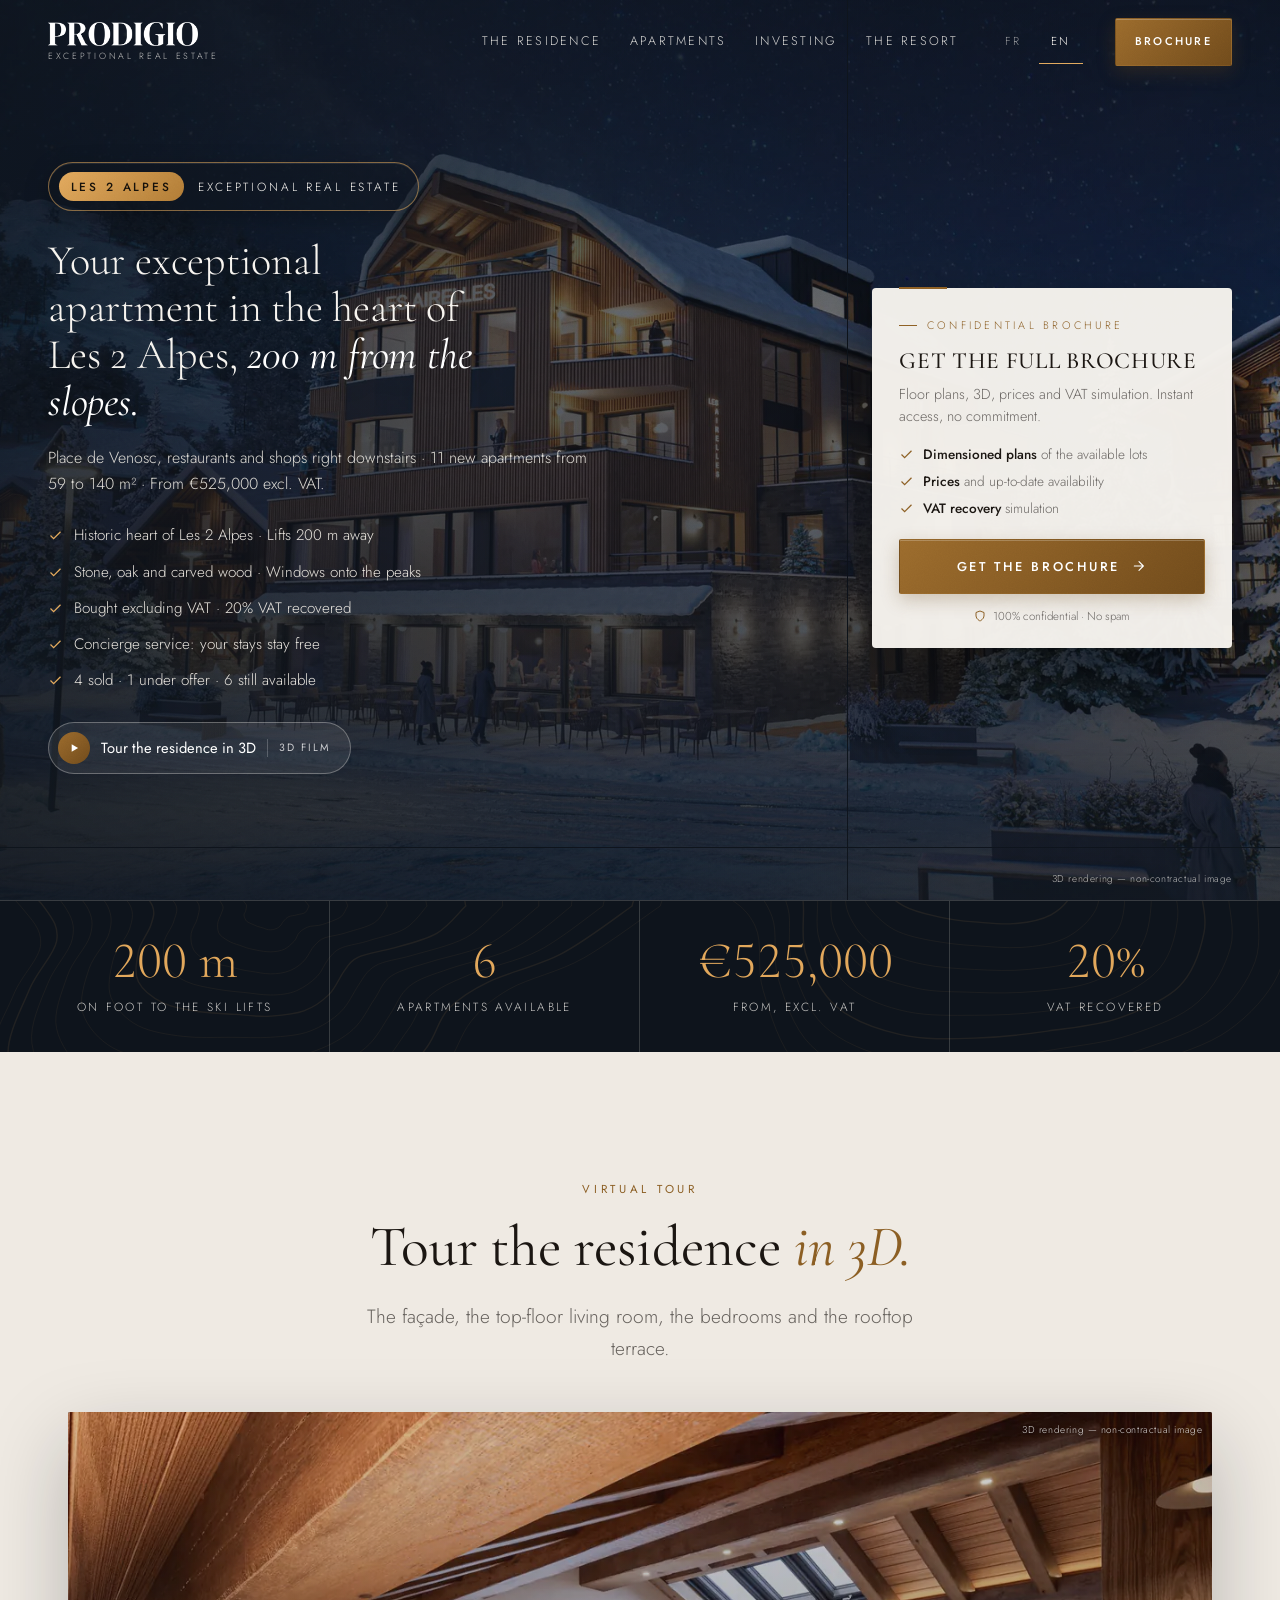
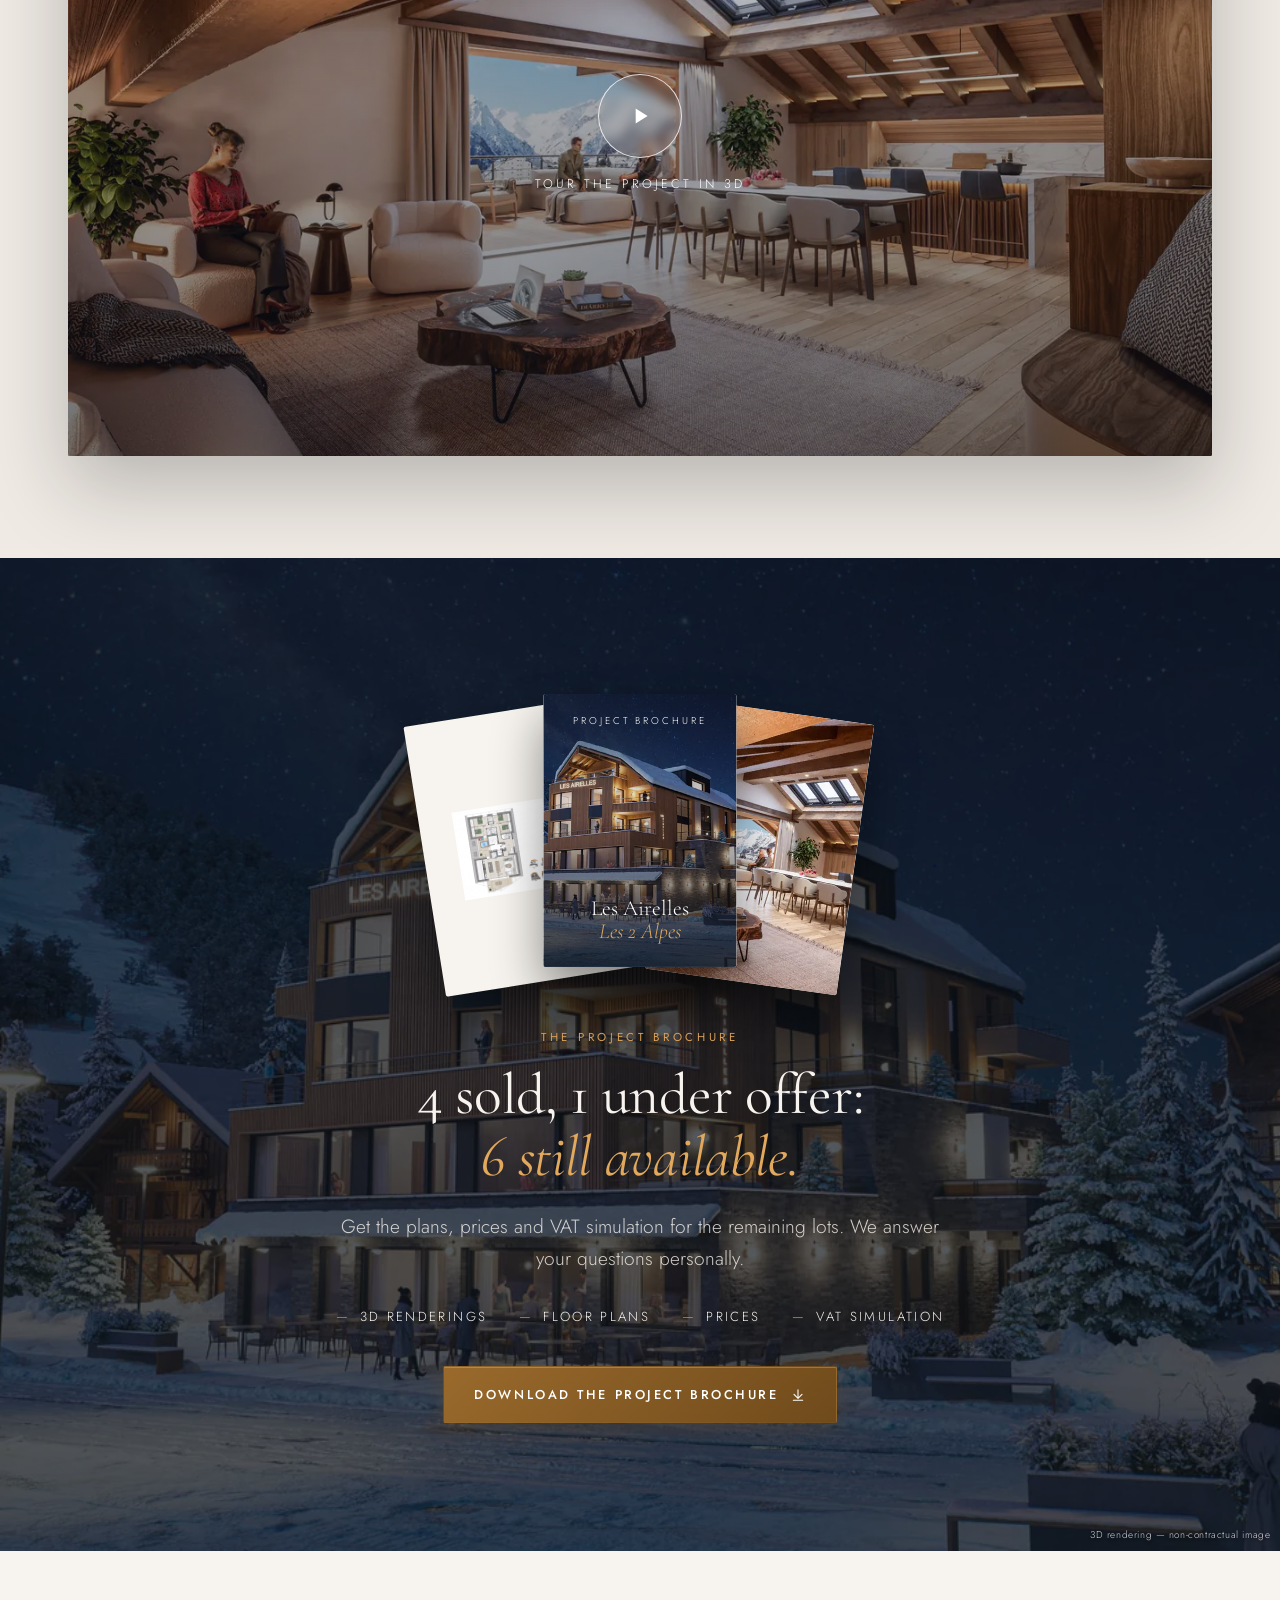
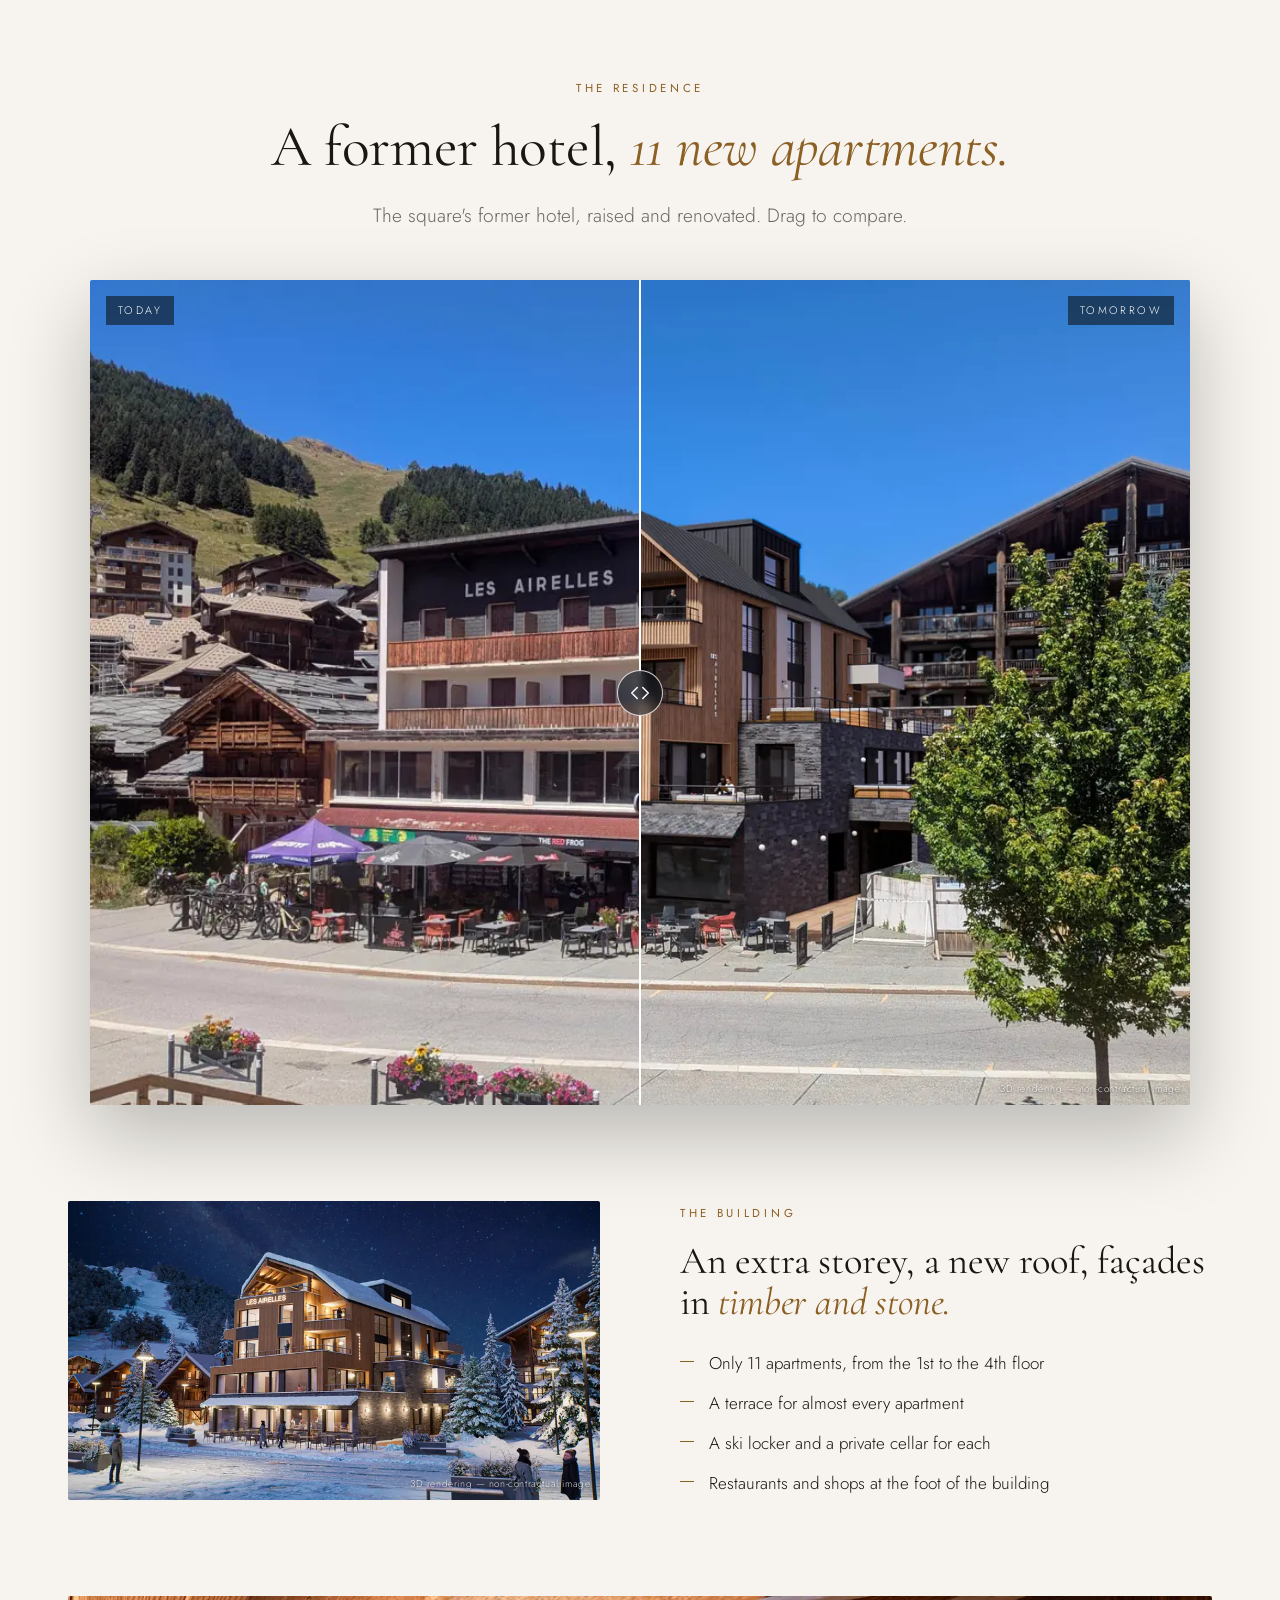
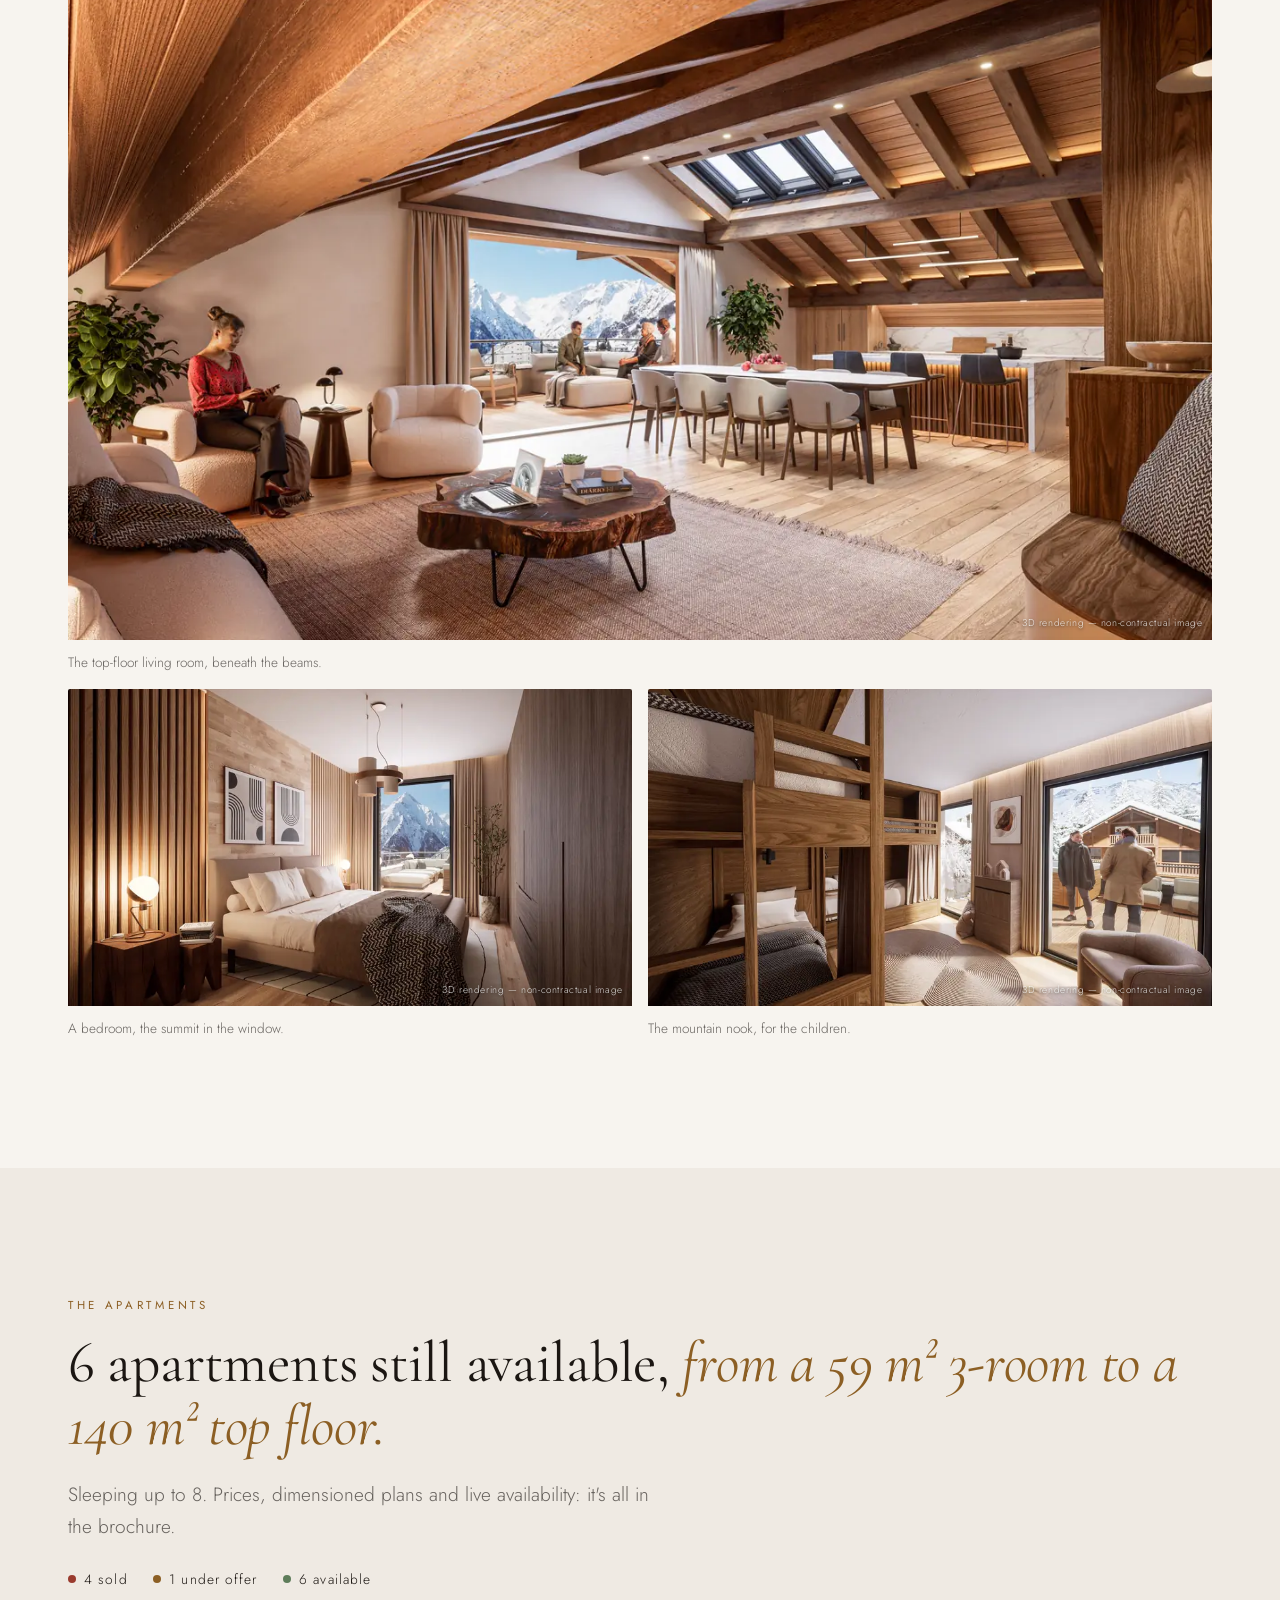
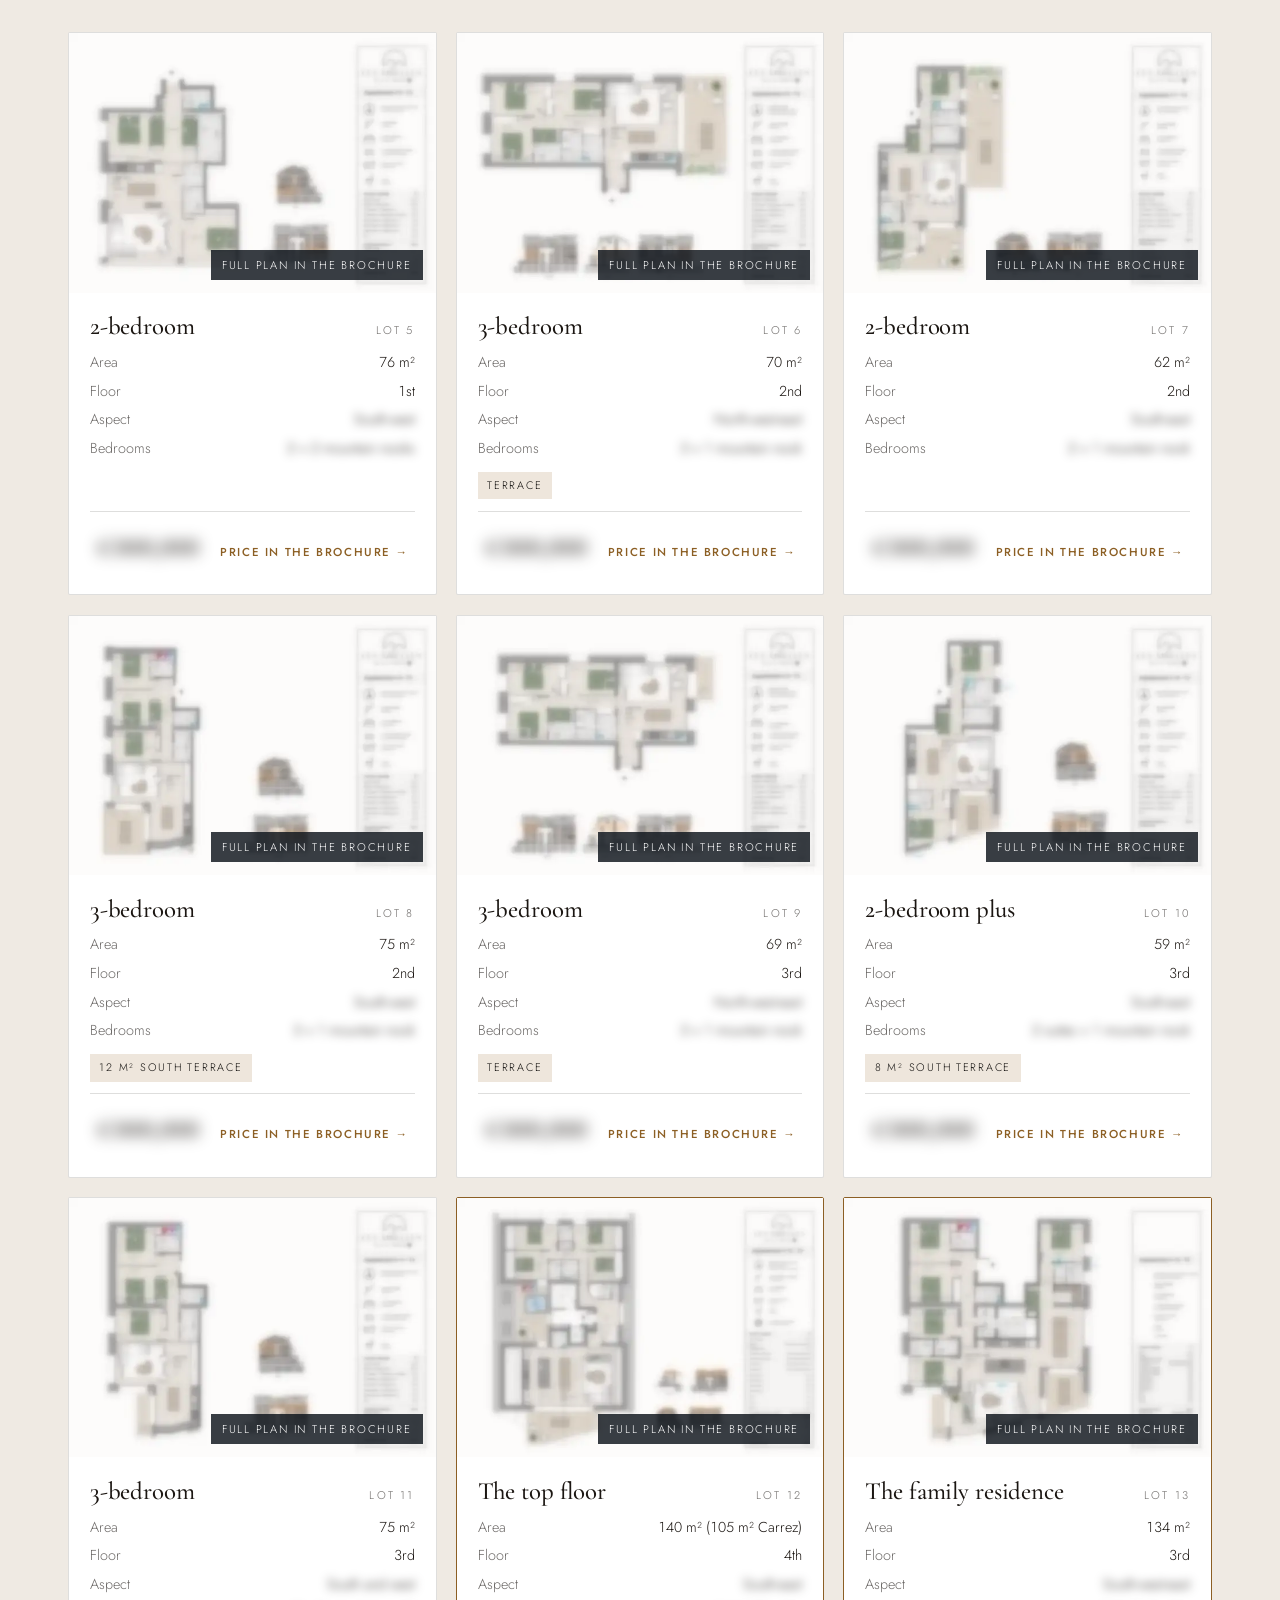
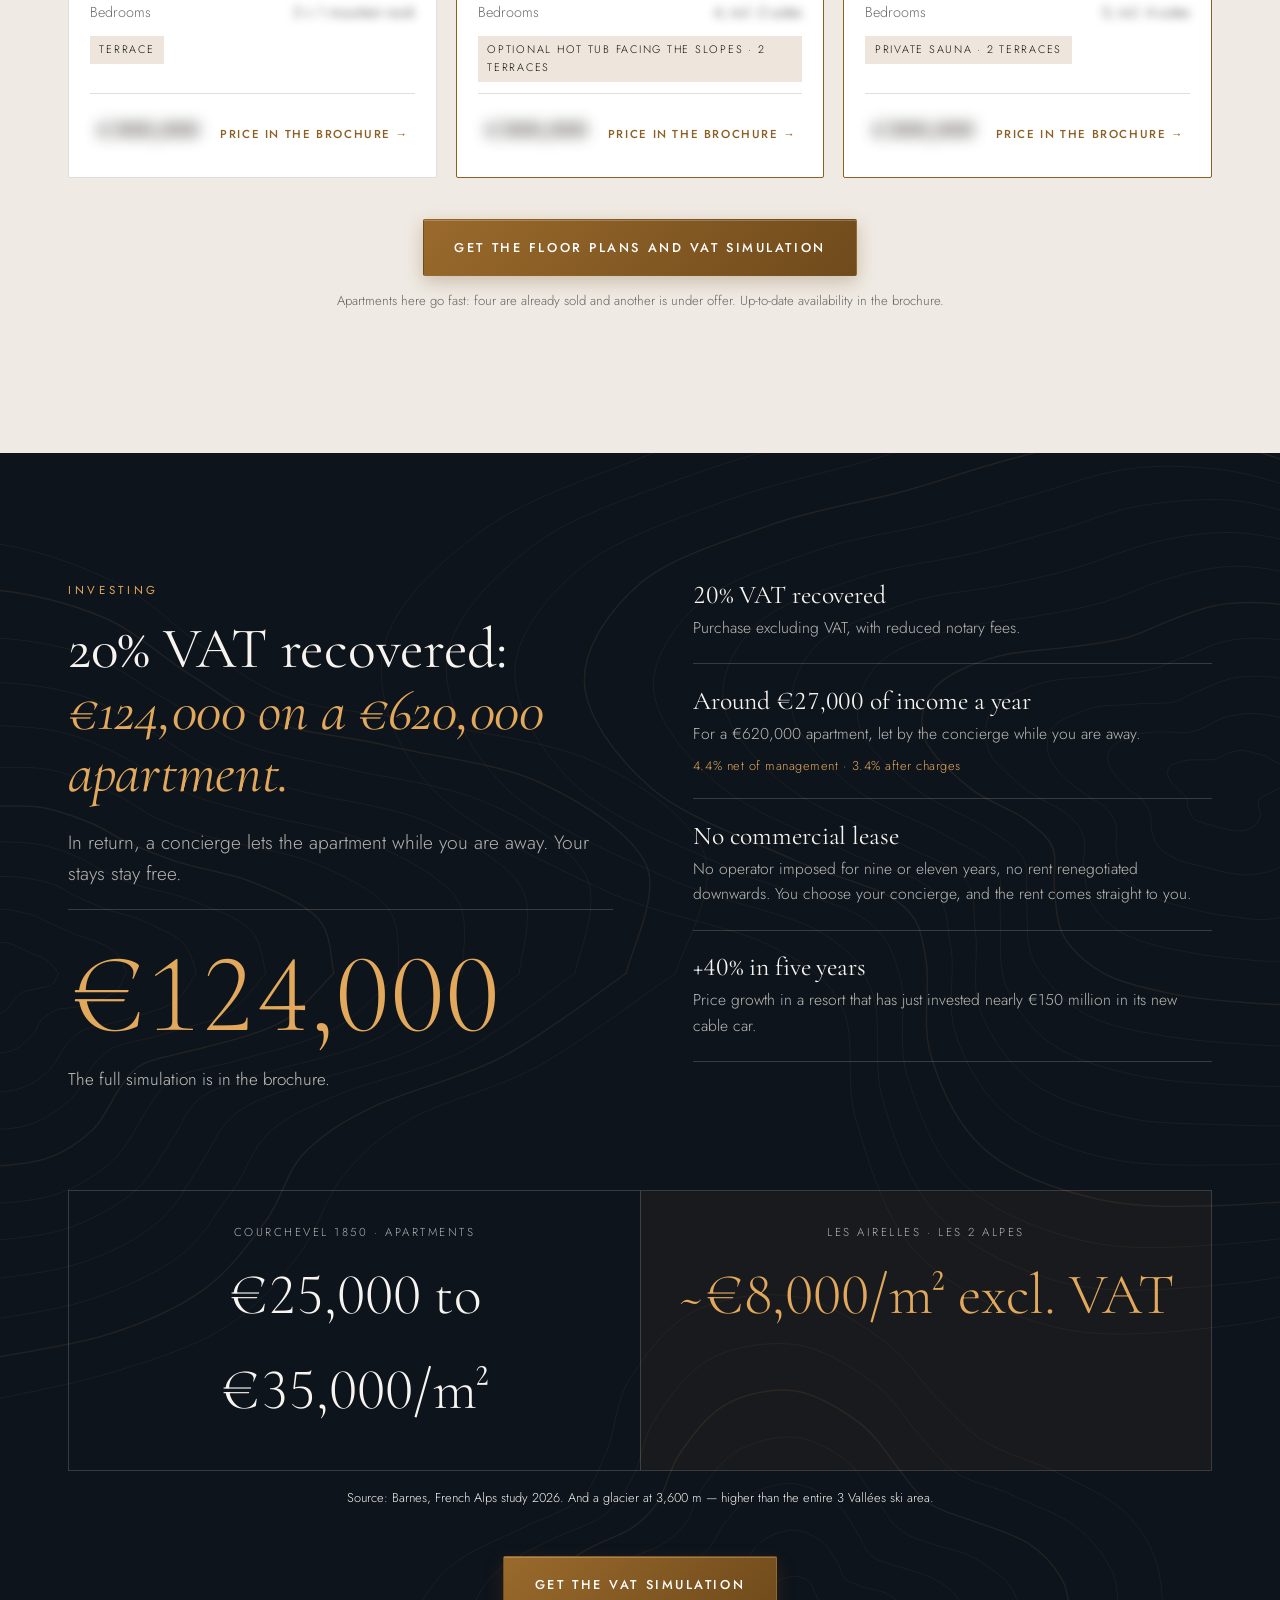
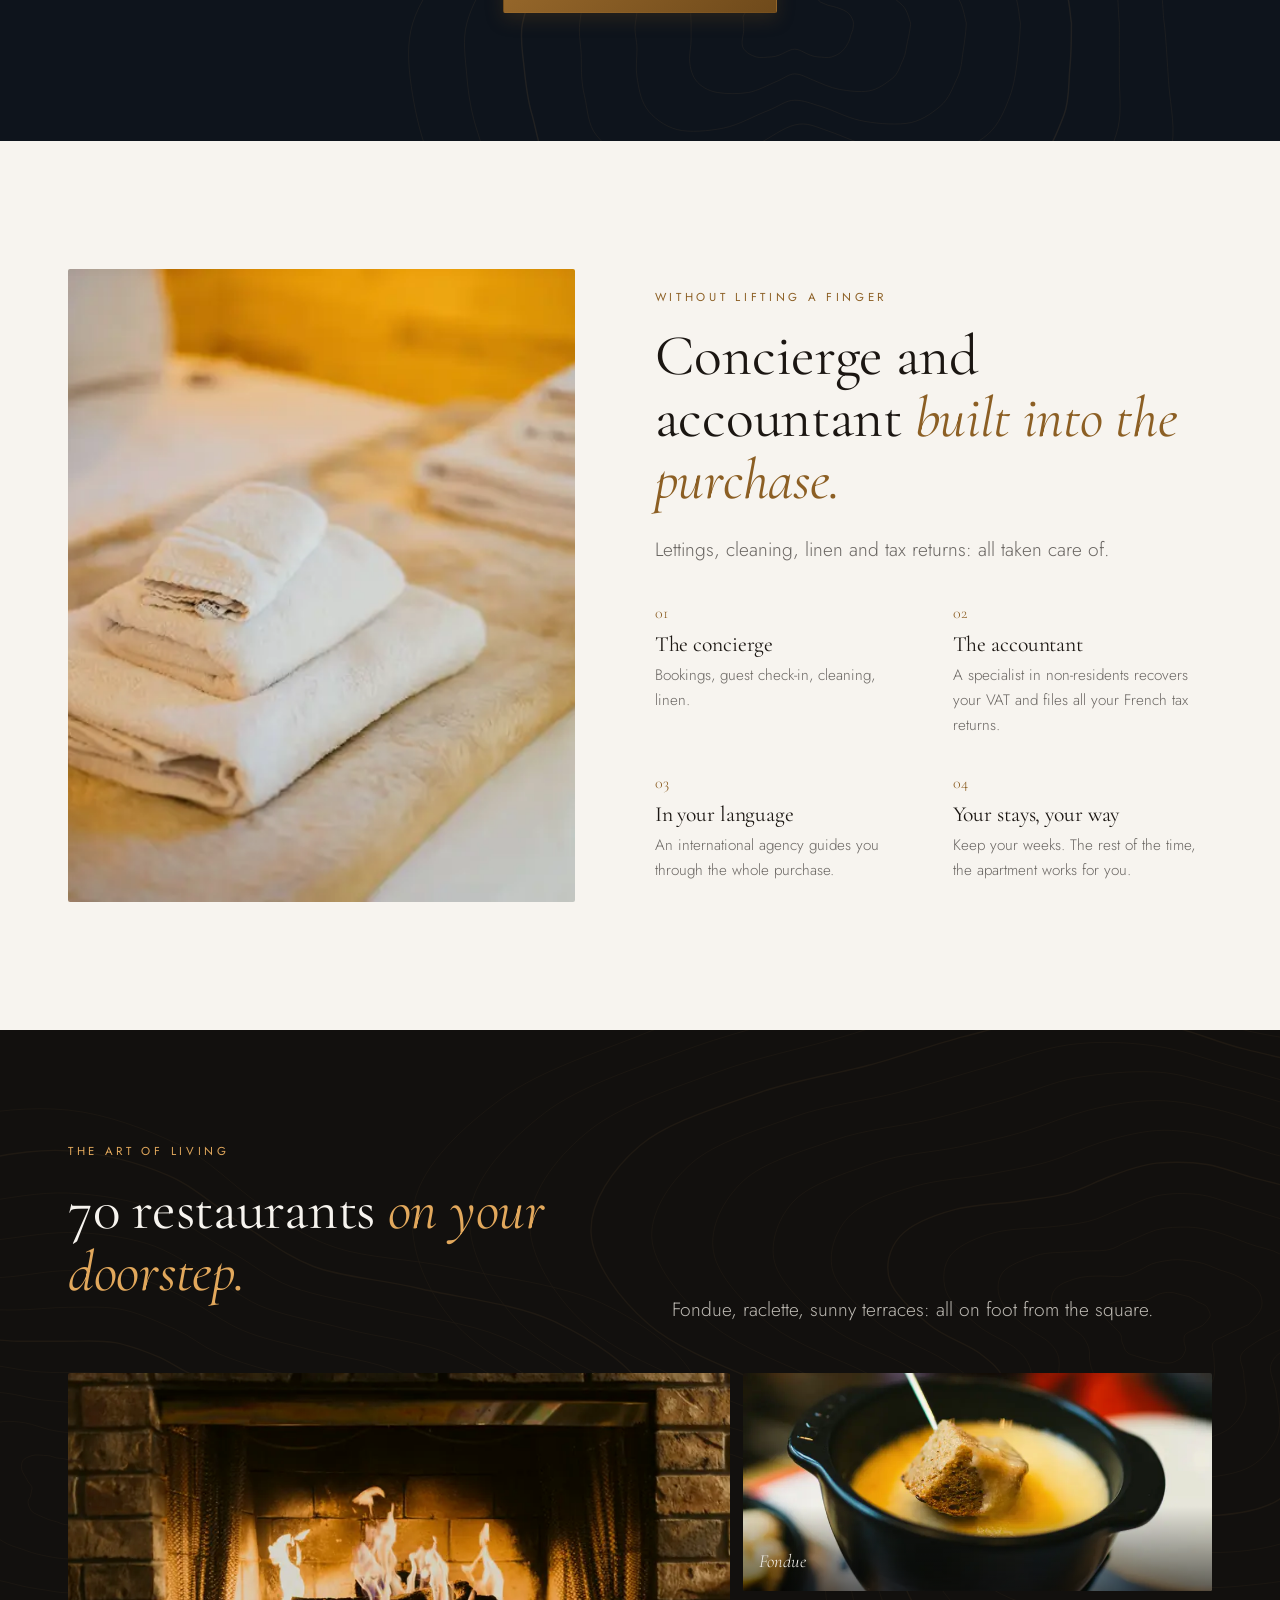
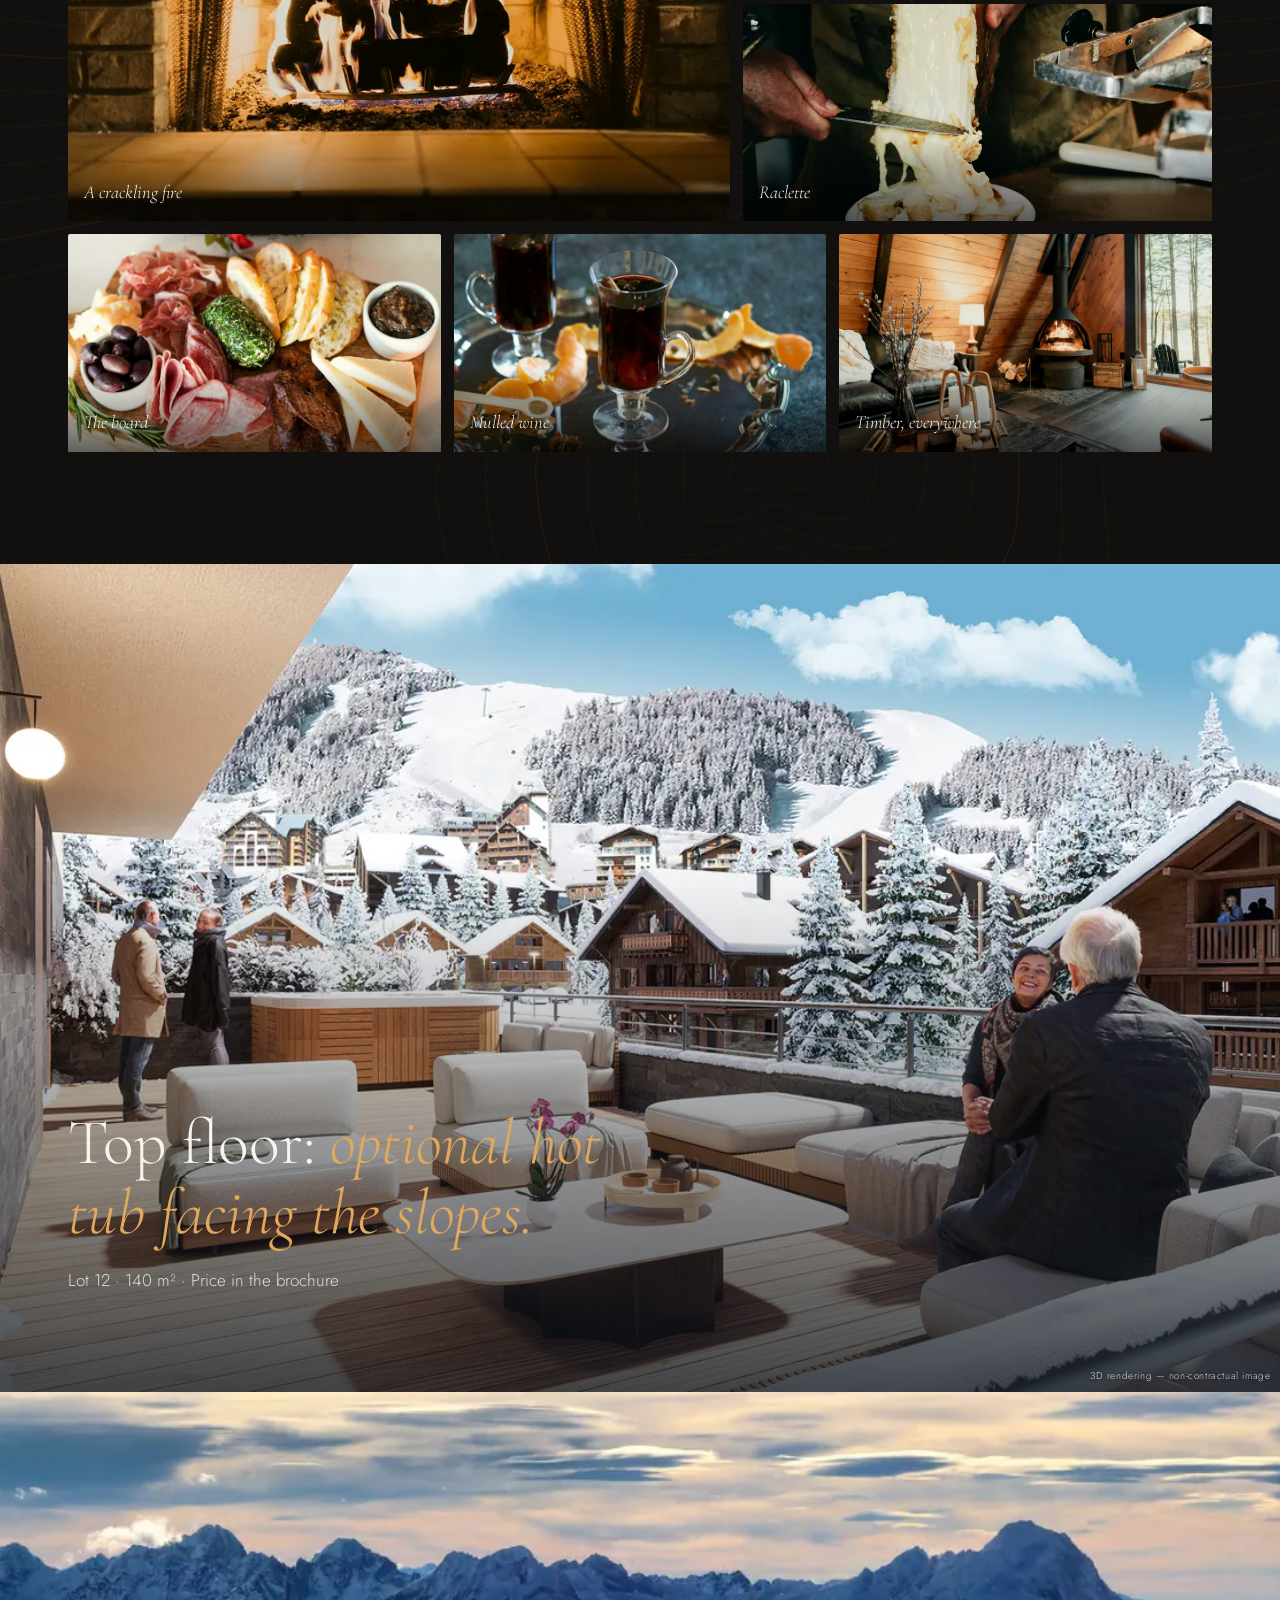
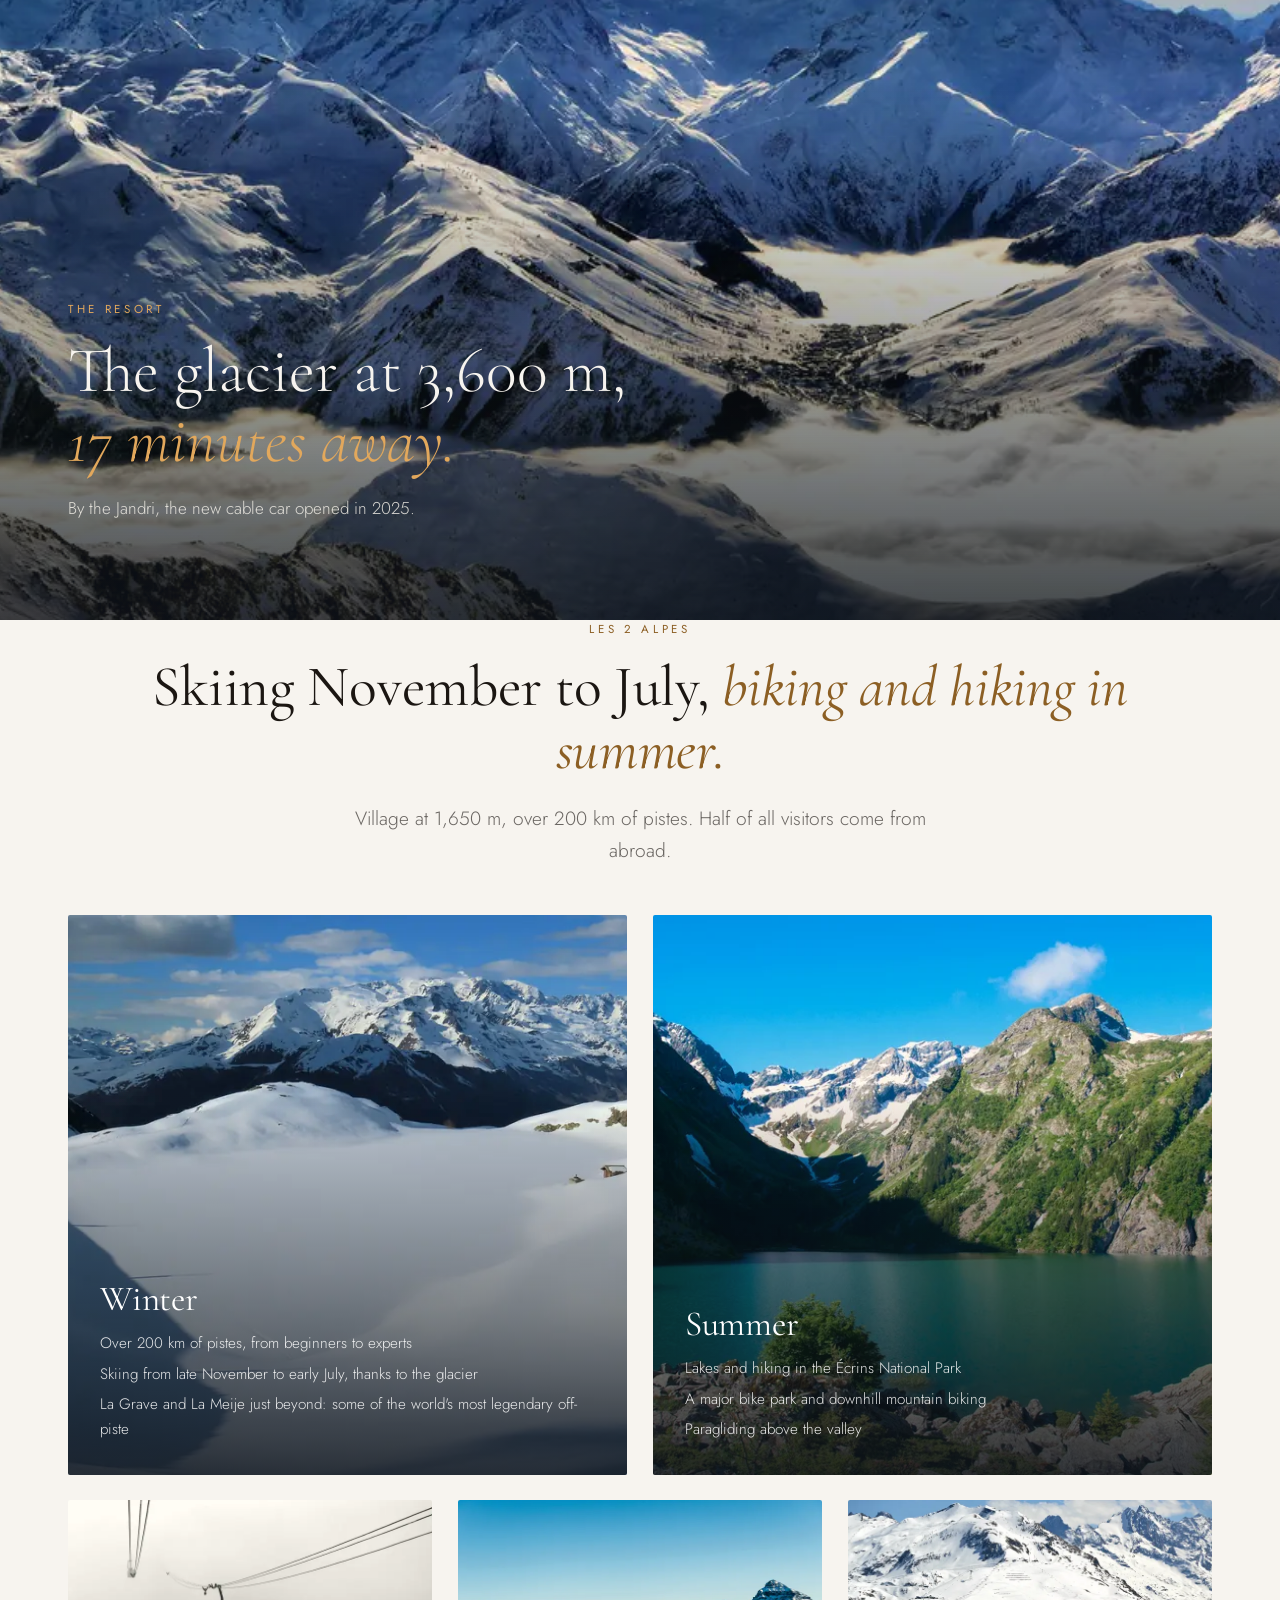
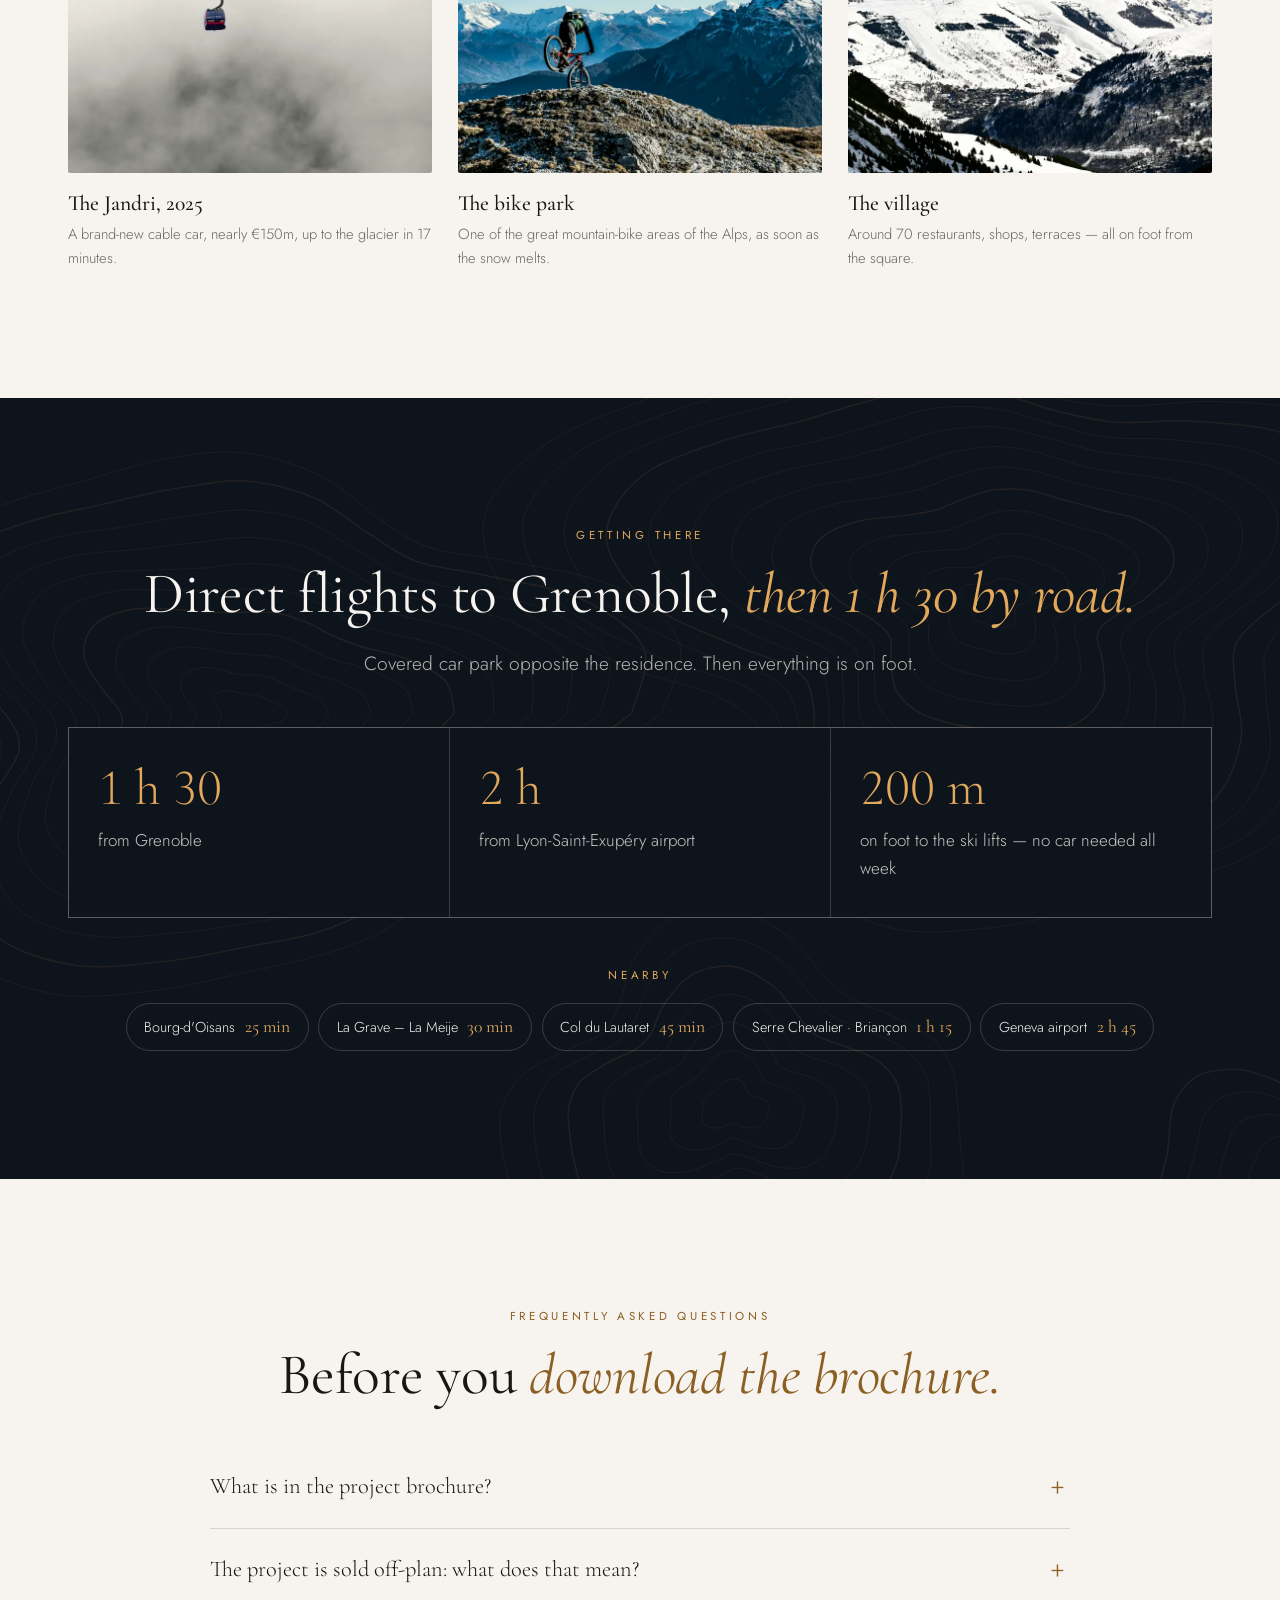
<file: index.html>
<!DOCTYPE html>
<html lang="fr">
<head>
<meta charset="UTF-8" />
<meta name="viewport" content="width=device-width, initial-scale=1, viewport-fit=cover" />
<title>Les Airelles aux 2 Alpes — Appartements neufs place de Venosc, à 200 m des pistes</title>
<meta name="description" content="L'ancien hôtel de la place de Venosc devient une résidence de 11 appartements neufs, à 200 m des remontées des 2 Alpes. 6 encore disponibles, à partir de 525 000 € HT, TVA récupérable. Téléchargez le dossier : 3D, plans, prix, simulation de TVA." />
<meta name="theme-color" content="#0E141C" />

<link rel="alternate" hreflang="fr" href="https://les-airelles.prodigio.fr/" />
<link rel="alternate" hreflang="en" href="https://les-airelles.prodigio.fr/en/" />
<link rel="alternate" hreflang="x-default" href="https://les-airelles.prodigio.fr/" />

<meta property="og:type" content="website" />
<meta property="og:locale" content="fr_FR" />
<meta property="og:title" content="Les Airelles aux 2 Alpes — appartements neufs à 200 m des pistes" />
<meta property="og:description" content="Place de Venosc, cœur historique des 2 Alpes. À partir de 525 000 € HT, TVA récupérable. Dossier complet : 3D, plans, prix, simulation de TVA." />
<meta property="og:image" content="https://les-airelles.prodigio.fr/assets/img/facade-nuit-1920.webp" />
<meta name="twitter:card" content="summary_large_image" />

<script>
/* Langue : l'URL prime toujours.
   Cette page est la version française (racine). On ne redirige vers /en/ que
   si la visite n'est PAS un clic publicitaire (pas de utm_, fbclid, gclid…),
   que le visiteur n'a pas choisi le français à la main, et que son navigateur
   n'est pas en français. /en/ ne redirige jamais. */
(function () {
  try {
    var q = location.search;
    if (/[?&](utm_[a-z]+|fbclid|gclid|gbraid|wbraid|ttclid|msclkid|li_fat_id)=/i.test(q)) return;
    var saved = localStorage.getItem('langChoice');
    if (saved === 'fr') return;
    if (saved === 'en') { location.replace('/en/' + q + location.hash); return; }
    var langs = navigator.languages && navigator.languages.length ? navigator.languages : [navigator.language || ''];
    if (String(langs[0]).toLowerCase().indexOf('fr') !== 0 && langs[0]) location.replace('/en/' + q + location.hash);
  } catch (e) {}
})();
</script>

<link rel="preconnect" href="https://fonts.googleapis.com" />
<link rel="preconnect" href="https://fonts.gstatic.com" crossorigin />
<link rel="preload" as="image" href="/assets/img/facade-nuit-828.webp" media="(max-width: 768px)" fetchpriority="high" />
<link rel="preload" as="image" href="/assets/img/facade-nuit-1920.webp" media="(min-width: 769px)" fetchpriority="high" />
<link href="https://fonts.googleapis.com/css2?family=Cormorant+Garamond:ital,wght@0,300;0,400;0,500;1,300;1,400&family=Jost:wght@300;400;500&display=swap" rel="stylesheet" />
<link rel="stylesheet" href="/styles.css" />
<link rel="icon" href="/assets/favicon.svg" type="image/svg+xml" />
</head>
<body>
<a class="skip-link" href="#programme">Aller au contenu</a>

<!-- ============== NAVIGATION ============== -->
<header class="nav" id="nav">
  <div class="nav__inner">
    <a href="#top" class="nav__brand" aria-label="Prodigio — Les Airelles aux 2 Alpes">
      <img src="/assets/brand/prodigio-blanc.png" width="1068" height="170" alt="Prodigio" />
      <small>Immobilier d'exception</small>
    </a>
    <nav class="nav__links" aria-label="Navigation principale">
      <a href="#programme">Le programme</a>
      <a href="#appartements">Les appartements</a>
      <a href="#investir">Investir</a>
      <a href="#station">La station</a>
    </nav>
    <div class="nav__lang" aria-label="Langue">
      <a href="/" class="is-active" lang="fr" hreflang="fr" aria-current="true" data-lang="fr">FR</a>
      <a href="/en/" lang="en" hreflang="en" data-lang="en">EN</a>
    </div>
    <button class="btn nav__cta js-open-dossier" type="button"><span class="btn__texte">Le dossier</span></button>
    <button class="nav__burger" id="navBurger" type="button" aria-label="Menu" aria-expanded="false" aria-controls="navMobile"><span></span><span></span></button>
  </div>
  <nav class="nav__mobile" id="navMobile" aria-label="Navigation mobile">
    <a href="#programme">Le programme</a>
    <a href="#appartements">Les appartements</a>
    <a href="#investir">Investir</a>
    <a href="#station">La station</a>
    <div class="nav__lang">
      <a href="/" class="is-active" lang="fr" hreflang="fr" aria-current="true" data-lang="fr">Français</a>
      <a href="/en/" lang="en" hreflang="en" data-lang="en">English</a>
    </div>
    <button class="btn js-open-dossier" type="button"><span class="btn__texte">Télécharger le dossier</span></button>
  </nav>
</header>

<main id="top">

<!-- ============== ACCUEIL ============== -->
<section class="hero" id="hero" data-video="dyifOVyr16M" data-start="17">
  <div class="hero__media">
    <img class="hero__poster"
      src="/assets/img/facade-nuit-1280.webp"
      srcset="/assets/img/facade-nuit-828.webp 828w, /assets/img/facade-nuit-1280.webp 1280w, /assets/img/facade-nuit-1920.webp 1920w, /assets/img/facade-nuit-2560.webp 2560w"
      sizes="100vw" width="2560" height="1440" fetchpriority="high"
      alt="La résidence Les Airelles de nuit sous la neige, place de Venosc aux 2 Alpes" />
    <!-- Desktop : vidéo de la station (lecteur YouTube, muet, en boucle) injectée par main.js -->
    <div class="hero__overlay"></div>
  </div>
  <div class="hero__content hero__grid">
    <div class="hero__left">
      <p class="hero__kicker"><span>Les 2 Alpes</span><span>Immobilier d'exception</span></p>
      <h1>Votre appartement d’exception au cœur des 2&nbsp;Alpes, <em>à 200&nbsp;m des pistes.</em></h1>
      <p class="hero__sub">Place de Venosc, restaurants et boutiques au pied de l'immeuble · 11 appartements neufs de 59 à 140 m² · À partir de 525&nbsp;000&nbsp;€ HT.</p>
      <ul class="hero__features">
          <li><svg width="15" height="15" viewBox="0 0 24 24" fill="none" stroke="currentColor" stroke-width="2" aria-hidden="true"><path d="M20 6L9 17l-5-5"/></svg>Cœur historique des 2 Alpes · Remontées à 200 m</li>
          <li><svg width="15" height="15" viewBox="0 0 24 24" fill="none" stroke="currentColor" stroke-width="2" aria-hidden="true"><path d="M20 6L9 17l-5-5"/></svg>Pierre, chêne et bois sculpté · Baies sur les sommets</li>
          <li><svg width="15" height="15" viewBox="0 0 24 24" fill="none" stroke="currentColor" stroke-width="2" aria-hidden="true"><path d="M20 6L9 17l-5-5"/></svg>Achat hors taxes · 20 % de TVA récupérés</li>
          <li><svg width="15" height="15" viewBox="0 0 24 24" fill="none" stroke="currentColor" stroke-width="2" aria-hidden="true"><path d="M20 6L9 17l-5-5"/></svg>Conciergerie : vos séjours restent libres</li>
          <li><svg width="15" height="15" viewBox="0 0 24 24" fill="none" stroke="currentColor" stroke-width="2" aria-hidden="true"><path d="M20 6L9 17l-5-5"/></svg>4 vendus · 1 sous offre · 6 encore disponibles</li>
      </ul>
      <a class="hero__visite js-goto-film" href="#visite">
        <span class="hero__visite__rond" aria-hidden="true"><svg width="14" height="14" viewBox="0 0 24 24" fill="currentColor"><path d="M8 5.5v13l11-6.5z"/></svg></span>
        Visiter la résidence en 3D
        <span class="hero__visite__tag">Film 3D</span>
      </a>
    </div>
    <aside class="hero__card">
      <div class="hero__card-eye">Dossier confidentiel</div>
      <h2 class="hero__card-h">Recevoir le dossier complet</h2>
      <p class="hero__card-lede">Plans, 3D, prix et simulation de TVA. Accès immédiat, sans engagement.</p>
      <ul class="hero__card-perks">
          <li><svg width="15" height="15" viewBox="0 0 24 24" fill="none" stroke="currentColor" stroke-width="2" aria-hidden="true"><path d="M20 6L9 17l-5-5"/></svg><span><strong>Plans cotés</strong> des lots disponibles</span></li>
          <li><svg width="15" height="15" viewBox="0 0 24 24" fill="none" stroke="currentColor" stroke-width="2" aria-hidden="true"><path d="M20 6L9 17l-5-5"/></svg><span><strong>Prix</strong> et disponibilités à jour</span></li>
          <li><svg width="15" height="15" viewBox="0 0 24 24" fill="none" stroke="currentColor" stroke-width="2" aria-hidden="true"><path d="M20 6L9 17l-5-5"/></svg><span><strong>Simulation</strong> de récupération de TVA</span></li>
      </ul>
      <button class="btn btn--block js-open-dossier" type="button"><span class="btn__texte">Recevoir le dossier</span><svg viewBox="0 0 24 24" fill="none" stroke="currentColor" stroke-width="1.7" stroke-linecap="round" stroke-linejoin="round" aria-hidden="true"><path d="M5 12h13M12 5.5 18.5 12 12 18.5"/></svg></button>
      <p class="hero__card-trust"><svg width="12" height="12" viewBox="0 0 24 24" fill="none" stroke="currentColor" stroke-width="2" aria-hidden="true"><path d="M12 22s8-4 8-10V5l-8-3-8 3v7c0 6 8 10 8 10z"/></svg>100 % confidentiel · Aucun spam</p>
    </aside>
  </div>
  <span class="mention3d-hero">Perspective 3D — image non contractuelle</span>
</section>

<!-- ============== PREUVES ============== -->
<section class="figures" aria-label="Le projet en chiffres">
  <ul class="wrap">
    <li><strong>200 m</strong><span>à pied jusqu'aux remontées</span></li>
    <li><strong>6</strong><span>appartements disponibles</span></li>
    <li><strong>525&nbsp;000&nbsp;€</strong><span>à partir de, HT</span></li>
    <li><strong>20 %</strong><span>de TVA récupérés</span></li>
  </ul>
</section>

<!-- ============== VISITE 3D ============== -->
<section class="section visite" id="visite">
  <div class="wrap">
    <div class="center reveal">
      <span class="eyebrow">Visite virtuelle</span>
      <h2 class="h2">Visitez la résidence <em>en 3D.</em></h2>
      <p class="lede">La façade, le séjour sous la charpente, les chambres et la terrasse du dernier étage.</p>
    </div>
    <div class="film reveal" id="film" data-src="/assets/video/airelles-film-3d-720.mp4">
      <img src="/assets/img/sejour-1280.webp" srcset="/assets/img/sejour-828.webp 828w, /assets/img/sejour-1280.webp 1280w, /assets/img/sejour-1920.webp 1920w" sizes="(max-width: 1240px) 100vw, 1200px" width="1920" height="1080" loading="lazy" decoding="async" alt="" />
      <button type="button" class="js-play-film" aria-label="Lancer le film 3D du projet">
        <span class="play"><svg width="26" height="26" viewBox="0 0 24 24" fill="#fff" aria-hidden="true"><path d="M8 5v14l11-7z"/></svg></span>
        Visiter le projet en 3D
      </button>
      <span class="mention3d" data-mention="Perspective 3D — image non contractuelle" style="position:absolute;inset:0;z-index:3;pointer-events:none"></span>
    </div>
  </div>
</section>

<!-- ============== DOSSIER (après la visite) ============== -->
<section class="section final" id="dossier">
  <img src="/assets/img/facade-nuit-1280.webp" srcset="/assets/img/facade-nuit-828.webp 828w, /assets/img/facade-nuit-1280.webp 1280w, /assets/img/facade-nuit-1920.webp 1920w" sizes="100vw" width="1920" height="1080" loading="lazy" decoding="async" alt="" />
  <div class="wrap reveal">
    <div class="dossier-preview" aria-hidden="true">
      <div class="dp dp--plan"><img src="/assets/plans/lot-12-apercu-560.webp" width="560" height="396" loading="lazy" decoding="async" alt="" /></div>
      <div class="dp dp--int"><img src="/assets/img/sejour-828.webp" width="828" height="466" loading="lazy" decoding="async" alt="" /></div>
      <div class="dp dp--cover"><img src="/assets/img/facade-nuit-828.webp" width="828" height="466" loading="lazy" decoding="async" alt="" /><span class="t1">DOSSIER DU PROJET</span><span class="t2">Les Airelles<br /><em>aux 2 Alpes</em></span></div>
    </div>
    <span class="eyebrow">Le dossier du projet</span>
    <h2 class="h2">4 vendus, 1 sous offre&nbsp;: <em>6&nbsp;encore disponibles.</em></h2>
    <p class="lede">Recevez les plans, les prix et la simulation de TVA des lots restants. Nous répondons personnellement à vos questions.</p>
    <ul class="dossier-list">
      <li>Les 3D</li><li>Les plans</li><li>Les prix</li><li>La simulation de TVA</li>
    </ul>
    <button class="btn js-open-dossier" type="button"><span class="btn__texte">Télécharger le dossier du projet</span><svg viewBox="0 0 24 24" fill="none" stroke="currentColor" stroke-width="1.6" stroke-linecap="round" stroke-linejoin="round" aria-hidden="true"><path d="M12 4v12M6 11l6 6 6-6M5 20h14"/></svg>
    </button>
  </div>
  <span class="mention3d" data-mention="Perspective 3D — image non contractuelle" style="position:absolute;inset:0;z-index:3;pointer-events:none"></span>
</section>

<!-- ============== LE PROGRAMME ============== -->
<section class="section" id="programme">
  <div class="wrap">
    <div class="center reveal">
      <span class="eyebrow">Le programme</span>
      <h2 class="h2">Un ancien hôtel, <em>11 appartements neufs.</em></h2>
      <p class="lede">L'hôtel de la place, surélevé et rénové. Faites glisser pour comparer.</p>
    </div>

    <div class="ba reveal" style="--pos: 50%">
      <img src="/assets/img/facade-avant-1000.webp" srcset="/assets/img/facade-avant-828.webp 828w, /assets/img/facade-avant-1000.webp 1000w" sizes="(max-width: 1100px) 100vw, 1100px" width="1000" height="750" loading="lazy" decoding="async" alt="La façade actuelle de l'hôtel Les Airelles, en été" />
      <img class="ba__after" src="/assets/img/facade-apres-1280.webp" srcset="/assets/img/facade-apres-828.webp 828w, /assets/img/facade-apres-1280.webp 1280w, /assets/img/facade-apres-1920.webp 1920w" sizes="(max-width: 1100px) 100vw, 1100px" width="1920" height="1440" loading="lazy" decoding="async" alt="La même façade rénovée en perspective 3D : surélévation, bois et pierre" />
      <span class="ba__line"></span>
      <span class="ba__tag ba__tag--before">Aujourd'hui</span>
      <span class="ba__tag ba__tag--after">Demain</span>
      <span class="mention3d" data-mention="Perspective 3D — image non contractuelle" style="position:absolute;inset:0;pointer-events:none"></span>
      <input type="range" min="0" max="100" value="50" aria-label="Comparer la façade actuelle et la façade rénovée" />
    </div>

    <div class="prog__intro" style="margin-top: clamp(4rem, 8vw, 6rem)">
      <div class="media mention3d reveal" data-mention="Perspective 3D — image non contractuelle">
        <img src="/assets/img/facade-nuit-1280.webp" srcset="/assets/img/facade-nuit-828.webp 828w, /assets/img/facade-nuit-1280.webp 1280w, /assets/img/facade-nuit-1920.webp 1920w" sizes="(max-width: 860px) 100vw, 50vw" width="1280" height="720" loading="lazy" decoding="async" alt="La résidence Les Airelles de nuit, façade bois et pierre sous la neige" />
      </div>
      <div class="reveal">
        <span class="eyebrow">Le bâtiment</span>
        <h3 class="h2" style="font-size: clamp(1.8rem, 3vw, 2.6rem)">Surélevé, une toiture neuve, des façades en <em>bois et en pierre.</em></h3>
        <ul class="checks">
          <li>11 appartements seulement, du 1<sup>er</sup> au 4<sup>e</sup> étage</li>
          <li>Presque tous avec terrasse</li>
          <li>Un casier à ski et une cave pour chaque appartement</li>
          <li>Restaurants et commerces au pied de l'immeuble</li>
        </ul>
      </div>
    </div>

    <div class="interior">
      <figure class="i-big reveal">
        <div class="view-insert mention3d" data-mention="Perspective 3D — image non contractuelle">
          <img src="/assets/img/sejour-1280.webp" srcset="/assets/img/sejour-828.webp 828w, /assets/img/sejour-1280.webp 1280w, /assets/img/sejour-1920.webp 1920w, /assets/img/sejour-2560.webp 2560w" sizes="(max-width: 1240px) 100vw, 1200px" width="1920" height="1080" loading="lazy" decoding="async" alt="Séjour du dernier étage sous la charpente en bois, grande baie sur les sommets" />
        </div>
        <figcaption>Le séjour du dernier étage, sous la charpente.</figcaption>
      </figure>
      <figure class="i-half reveal">
        <div class="mention3d" data-mention="Perspective 3D — image non contractuelle"><img src="/assets/img/chambre-1280.webp" srcset="/assets/img/chambre-828.webp 828w, /assets/img/chambre-1280.webp 1280w" sizes="(max-width: 860px) 100vw, 50vw" width="1280" height="720" loading="lazy" decoding="async" alt="Chambre avec vue sur un sommet enneigé" /></div>
        <figcaption>Une chambre, le sommet dans la fenêtre.</figcaption>
      </figure>
      <figure class="i-half reveal">
        <div class="mention3d" data-mention="Perspective 3D — image non contractuelle"><img src="/assets/img/coin-montagne-1280.webp" srcset="/assets/img/coin-montagne-828.webp 828w, /assets/img/coin-montagne-1280.webp 1280w" sizes="(max-width: 860px) 100vw, 50vw" width="1280" height="720" loading="lazy" decoding="async" alt="Coin montagne avec lits superposés en bois et baie vitrée" /></div>
        <figcaption>Le coin montagne, pour les enfants.</figcaption>
      </figure>
    </div>
  </div>
</section>

<!-- ============== LES APPARTEMENTS ============== -->
<section class="section" id="appartements" style="background: var(--neige-2)">
  <div class="wrap">
    <div class="reveal">
      <span class="eyebrow">Les appartements</span>
      <h2 class="h2">6 appartements encore disponibles, <em>du 3 pièces de 59&nbsp;m² au dernier étage de 140&nbsp;m².</em></h2>
      <p class="lede">Jusqu'à 8 couchages. Prix, plans cotés et disponibilités à jour : tout est dans le dossier.</p>
      <div class="status">
        <span class="sold"><i></i>4 vendus</span>
        <span class="offer"><i></i>1 sous offre</span>
        <span class="free"><i></i>6 disponibles</span>
      </div>
    </div>

    <div class="lots">
      <article class="lot reveal">
        <div class="lot__plan"><img src="/assets/plans/lot-05-flou-640.webp" width="640" height="452" loading="lazy" decoding="async" alt="Plan flouté du lot 5" /><span>Plan complet dans le dossier</span></div>
        <div class="lot__body">
          <div class="lot__top"><h3>3 pièces</h3><small>Lot 5</small></div>
          <dl><dt>Surface</dt><dd>76 m²</dd><dt>Étage</dt><dd>1<sup>er</sup></dd><dt>Exposition</dt><dd class="flou" aria-hidden="true">Sud-ouest</dd><dt>Chambres</dt><dd class="flou" aria-hidden="true">2 + 2 coins montagne</dd></dl>
          <button class="lot__price lot__price--lock js-open-dossier" type="button"><strong aria-hidden="true">000 000 €</strong><span>Prix dans le dossier →</span></button>
        </div>
      </article>
      <article class="lot reveal">
        <div class="lot__plan"><img src="/assets/plans/lot-06-flou-640.webp" width="640" height="452" loading="lazy" decoding="async" alt="Plan flouté du lot 6" /><span>Plan complet dans le dossier</span></div>
        <div class="lot__body">
          <div class="lot__top"><h3>4 pièces</h3><small>Lot 6</small></div>
          <dl><dt>Surface</dt><dd>70 m²</dd><dt>Étage</dt><dd>2<sup>e</sup></dd><dt>Exposition</dt><dd class="flou" aria-hidden="true">Nord-ouest-est</dd><dt>Chambres</dt><dd class="flou" aria-hidden="true">3 + 1 coin montagne</dd></dl>
          <span class="lot__tag">Terrasse</span>
          <button class="lot__price lot__price--lock js-open-dossier" type="button"><strong aria-hidden="true">000 000 €</strong><span>Prix dans le dossier →</span></button>
        </div>
      </article>
      <article class="lot reveal">
        <div class="lot__plan"><img src="/assets/plans/lot-07-flou-640.webp" width="640" height="452" loading="lazy" decoding="async" alt="Plan flouté du lot 7" /><span>Plan complet dans le dossier</span></div>
        <div class="lot__body">
          <div class="lot__top"><h3>3 pièces</h3><small>Lot 7</small></div>
          <dl><dt>Surface</dt><dd>62 m²</dd><dt>Étage</dt><dd>2<sup>e</sup></dd><dt>Exposition</dt><dd class="flou" aria-hidden="true">Sud-est</dd><dt>Chambres</dt><dd class="flou" aria-hidden="true">2 + 1 coin montagne</dd></dl>
          <button class="lot__price lot__price--lock js-open-dossier" type="button"><strong aria-hidden="true">000 000 €</strong><span>Prix dans le dossier →</span></button>
        </div>
      </article>
      <article class="lot reveal">
        <div class="lot__plan"><img src="/assets/plans/lot-08-flou-640.webp" width="640" height="452" loading="lazy" decoding="async" alt="Plan flouté du lot 8" /><span>Plan complet dans le dossier</span></div>
        <div class="lot__body">
          <div class="lot__top"><h3>4 pièces</h3><small>Lot 8</small></div>
          <dl><dt>Surface</dt><dd>75 m²</dd><dt>Étage</dt><dd>2<sup>e</sup></dd><dt>Exposition</dt><dd class="flou" aria-hidden="true">Sud-ouest</dd><dt>Chambres</dt><dd class="flou" aria-hidden="true">3 + 1 coin montagne</dd></dl>
          <span class="lot__tag">Terrasse sud 12 m²</span>
          <button class="lot__price lot__price--lock js-open-dossier" type="button"><strong aria-hidden="true">000 000 €</strong><span>Prix dans le dossier →</span></button>
        </div>
      </article>
      <article class="lot reveal">
        <div class="lot__plan"><img src="/assets/plans/lot-09-flou-640.webp" width="640" height="452" loading="lazy" decoding="async" alt="Plan flouté du lot 9" /><span>Plan complet dans le dossier</span></div>
        <div class="lot__body">
          <div class="lot__top"><h3>4 pièces</h3><small>Lot 9</small></div>
          <dl><dt>Surface</dt><dd>69 m²</dd><dt>Étage</dt><dd>3<sup>e</sup></dd><dt>Exposition</dt><dd class="flou" aria-hidden="true">Nord-ouest-est</dd><dt>Chambres</dt><dd class="flou" aria-hidden="true">3 + 1 coin montagne</dd></dl>
          <span class="lot__tag">Terrasse</span>
          <button class="lot__price lot__price--lock js-open-dossier" type="button"><strong aria-hidden="true">000 000 €</strong><span>Prix dans le dossier →</span></button>
        </div>
      </article>
      <article class="lot reveal">
        <div class="lot__plan"><img src="/assets/plans/lot-10-flou-640.webp" width="640" height="452" loading="lazy" decoding="async" alt="Plan flouté du lot 10" /><span>Plan complet dans le dossier</span></div>
        <div class="lot__body">
          <div class="lot__top"><h3>3 pièces bis</h3><small>Lot 10</small></div>
          <dl><dt>Surface</dt><dd>59 m²</dd><dt>Étage</dt><dd>3<sup>e</sup></dd><dt>Exposition</dt><dd class="flou" aria-hidden="true">Sud-est</dd><dt>Chambres</dt><dd class="flou" aria-hidden="true">2 suites + 1 coin montagne</dd></dl>
          <span class="lot__tag">Terrasse sud 8 m²</span>
          <button class="lot__price lot__price--lock js-open-dossier" type="button"><strong aria-hidden="true">000 000 €</strong><span>Prix dans le dossier →</span></button>
        </div>
      </article>
      <article class="lot reveal">
        <div class="lot__plan"><img src="/assets/plans/lot-11-flou-640.webp" width="640" height="452" loading="lazy" decoding="async" alt="Plan flouté du lot 11" /><span>Plan complet dans le dossier</span></div>
        <div class="lot__body">
          <div class="lot__top"><h3>4 pièces</h3><small>Lot 11</small></div>
          <dl><dt>Surface</dt><dd>75 m²</dd><dt>Étage</dt><dd>3<sup>e</sup></dd><dt>Exposition</dt><dd class="flou" aria-hidden="true">Sud et ouest</dd><dt>Chambres</dt><dd class="flou" aria-hidden="true">3 + 1 coin montagne</dd></dl>
          <span class="lot__tag">Terrasse</span>
          <button class="lot__price lot__price--lock js-open-dossier" type="button"><strong aria-hidden="true">000 000 €</strong><span>Prix dans le dossier →</span></button>
        </div>
      </article>
      <article class="lot lot--star reveal">
        <div class="lot__plan"><img src="/assets/plans/lot-12-flou-640.webp" width="640" height="452" loading="lazy" decoding="async" alt="Plan flouté du lot 12" /><span>Plan complet dans le dossier</span></div>
        <div class="lot__body">
          <div class="lot__top"><h3>Dernier étage</h3><small>Lot 12</small></div>
          <dl><dt>Surface</dt><dd>140 m² (105 m² Carrez)</dd><dt>Étage</dt><dd>4<sup>e</sup></dd><dt>Exposition</dt><dd class="flou" aria-hidden="true">Sud-est</dd><dt>Chambres</dt><dd class="flou" aria-hidden="true">4, dont 2 suites</dd></dl>
          <span class="lot__tag">Jacuzzi possible face aux pistes · 2 terrasses</span>
          <button class="lot__price lot__price--lock js-open-dossier" type="button"><strong aria-hidden="true">000 000 €</strong><span>Prix dans le dossier →</span></button>
        </div>
      </article>
      <article class="lot lot--star reveal">
        <div class="lot__plan"><img src="/assets/plans/lot-13-flou-640.webp" width="640" height="452" loading="lazy" decoding="async" alt="Plan flouté du lot 13" /><span>Plan complet dans le dossier</span></div>
        <div class="lot__body">
          <div class="lot__top"><h3>Grand familial</h3><small>Lot 13</small></div>
          <dl><dt>Surface</dt><dd>134 m²</dd><dt>Étage</dt><dd>3<sup>e</sup></dd><dt>Exposition</dt><dd class="flou" aria-hidden="true">Sud-ouest-est</dd><dt>Chambres</dt><dd class="flou" aria-hidden="true">5, dont 4 suites</dd></dl>
          <span class="lot__tag">Sauna privatif · 2 terrasses</span>
          <button class="lot__price lot__price--lock js-open-dossier" type="button"><strong aria-hidden="true">000 000 €</strong><span>Prix dans le dossier →</span></button>
        </div>
      </article>
    </div>

    <div class="lots__cta reveal">
      <button class="btn js-open-dossier" type="button"><span class="btn__texte">Recevoir les plans et la simulation de TVA</span></button>
      <p class="cta-note">Les appartements partent vite : quatre sont déjà vendus et un autre est sous offre. Disponibilités à jour dans le dossier.</p>
    </div>
  </div>
</section>

<!-- ============== INVESTIR ============== -->
<section class="section section--dark" id="investir">
  <div class="wrap">
    <div class="invest">
      <div class="reveal">
        <span class="eyebrow">Investir</span>
        <h2 class="h2">20 % de TVA récupérés : <em>124&nbsp;000&nbsp;€ sur un 620&nbsp;000&nbsp;€&nbsp;HT.</em></h2>
        <p class="lede">En contrepartie, une conciergerie loue l'appartement quand vous n'y êtes pas. Vos séjours restent libres.</p>
        <div class="bigfig">
          <strong>124 000 €</strong>
          <p>La simulation complète est dans le dossier.</p>
        </div>
      </div>
      <ul class="invest__list reveal">
        <li>
          <h3>20 % de TVA récupérés</h3>
          <p>Achat hors taxes, avec des frais de notaire réduits.</p>
        </li>
        <li>
          <h3>Environ 27 000 € de revenus par an</h3>
          <p>Pour un appartement à 620 000 €, loué par la conciergerie quand vous n'y êtes pas.</p>
          <span class="fine">4,4 % nets de gestion · 3,4 % après charges</span>
        </li>
        <li>
          <h3>Pas de bail commercial</h3>
          <p>Ni gestionnaire imposé pour neuf ou onze ans, ni loyer renégocié à la baisse. Vous choisissez votre conciergerie, les loyers vous reviennent directement.</p>
        </li>
        <li>
          <h3>+40 % en cinq ans</h3>
          <p>La progression des prix dans une station qui vient d'investir près de 150 millions d'euros dans son nouveau téléphérique.</p>
        </li>
      </ul>
    </div>

    <div class="compare reveal">
      <div><small>Courchevel 1850 · appartements</small><strong>25&nbsp;000 à 35&nbsp;000&nbsp;€/m²</strong></div>
      <div><small>Les Airelles · Les 2 Alpes</small><strong>~8 000 €/m² HT</strong></div>
    </div>
    <p class="compare-note reveal">Source : Barnes, étude Alpes françaises 2026. Et un glacier à 3 600 m, plus haut que tout le domaine des 3 Vallées.</p>

    <div class="center reveal" style="margin-top: 3rem">
      <button class="btn js-open-dossier" type="button"><span class="btn__texte">Recevoir la simulation de TVA</span></button>
    </div>
  </div>
</section>

<!-- ============== SERVICE ============== -->
<section class="section">
  <div class="wrap service">
    <div class="service__img reveal">
      <img src="/assets/img/serviettes-1280.webp" srcset="/assets/img/serviettes-828.webp 828w, /assets/img/serviettes-1280.webp 1280w" sizes="(max-width: 860px) 100vw, 45vw" width="1280" height="853" loading="lazy" decoding="async" alt="Serviettes pliées sur un lit fait, comme à l'hôtel" />
    </div>
    <div class="reveal">
      <span class="eyebrow">Sans jamais vous en occuper</span>
      <h2 class="h2">Conciergerie et comptable <em>prévus dans le montage.</em></h2>
      <p class="lede">Locations, ménage, linge et déclarations : tout est pris en charge.</p>
      <div class="service__grid">
        <div><span class="num">01</span><h3>La conciergerie</h3><p>Réservations, accueil des locataires, ménage, linge.</p></div>
        <div><span class="num">02</span><h3>L'expert-comptable</h3><p>Il récupère votre TVA et fait toutes vos déclarations, y compris si vous vivez à l'étranger.</p></div>
        <div><span class="num">03</span><h3>Dans votre langue</h3><p>Une agence internationale vous accompagne pendant tout l'achat.</p></div>
        <div><span class="num">04</span><h3>Vos séjours, quand vous voulez</h3><p>Vous gardez vos semaines. Le reste du temps, l'appartement travaille pour vous.</p></div>
      </div>
    </div>
  </div>
</section>

<!-- ============== ART DE VIVRE ============== -->
<section class="tablee">
  <div class="wrap">
    <div class="tablee__head reveal">
      <div>
        <span class="eyebrow">Art de vivre</span>
        <h2 class="h2">70 restaurants <em>au pied de la résidence.</em></h2>
      </div>
      <p class="lede">Fondue, raclette, terrasses au soleil : tout se fait à pied depuis la place.</p>
    </div>
    <div class="mosaic reveal">
      <figure class="m1">
        <img src="/assets/img/feu-cheminee-1280.webp" srcset="/assets/img/feu-cheminee-828.webp 828w, /assets/img/feu-cheminee-1280.webp 1280w" sizes="(max-width: 760px) 100vw, 58vw" width="1280" height="853" loading="lazy" decoding="async" alt="Feu de bois dans une cheminée en pierre" />
        <figcaption>Un feu qui crépite</figcaption>
      </figure>
      <figure class="m2">
        <img src="/assets/img/fondue-828.webp" srcset="/assets/img/fondue-828.webp 828w, /assets/img/fondue-1280.webp 1280w" sizes="(max-width: 760px) 50vw, 42vw" width="828" height="552" loading="lazy" decoding="async" alt="Morceau de pain trempé dans une fondue au fromage" />
        <figcaption>La fondue</figcaption>
      </figure>
      <figure class="m3">
        <img src="/assets/img/raclette-828.webp" srcset="/assets/img/raclette-828.webp 828w, /assets/img/raclette-1280.webp 1280w" sizes="(max-width: 760px) 50vw, 42vw" width="828" height="552" loading="lazy" decoding="async" alt="Raclette qui coule sur des pommes de terre" />
        <figcaption>La raclette</figcaption>
      </figure>
      <figure class="m4">
        <img src="/assets/img/planche-828.webp" sizes="(max-width: 760px) 50vw, 33vw" width="828" height="552" loading="lazy" decoding="async" alt="Planche de charcuterie et de fromages" />
        <figcaption>La planche</figcaption>
      </figure>
      <figure class="m5">
        <img src="/assets/img/vin-chaud-828.webp" sizes="(max-width: 760px) 50vw, 33vw" width="828" height="552" loading="lazy" decoding="async" alt="Verres de vin chaud aux épices et à l'orange" />
        <figcaption>Le vin chaud</figcaption>
      </figure>
      <figure class="m6">
        <img src="/assets/img/chalet-feu-828.webp" srcset="/assets/img/chalet-feu-828.webp 828w, /assets/img/chalet-feu-1280.webp 1280w" sizes="(max-width: 760px) 100vw, 33vw" width="828" height="552" loading="lazy" decoding="async" alt="Intérieur de chalet en bois avec poêle allumé" />
        <figcaption>Le bois, partout</figcaption>
      </figure>
    </div>
  </div>
</section>
<section class="scene">
  <img src="/assets/img/terrasse-1280.webp"
    srcset="/assets/img/terrasse-828.webp 828w, /assets/img/terrasse-1280.webp 1280w, /assets/img/terrasse-1920.webp 1920w"
    sizes="100vw" width="1920" height="1080" loading="lazy" decoding="async" alt="Terrasse du dernier étage avec jacuzzi, face aux pistes enneigées" />
  <div class="wrap scene__text reveal">
    <p class="big">Dernier étage : <em>jacuzzi possible face aux pistes.</em></p>
    <p class="small">Lot 12 · 140 m² · Prix dans le dossier</p>
  </div>
  <span class="mention3d" data-mention="Perspective 3D — image non contractuelle" style="position:absolute;inset:0;z-index:3;pointer-events:none"></span>
</section>

<!-- ============== LA STATION ============== -->
<section class="scene">
  <img src="/assets/img/2alpes-mer-nuages-1280.webp"
    srcset="/assets/img/2alpes-mer-nuages-828.webp 828w, /assets/img/2alpes-mer-nuages-1280.webp 1280w, /assets/img/2alpes-mer-nuages-1920.webp 1920w, /assets/img/2alpes-mer-nuages-2560.webp 2560w"
    sizes="100vw" width="1920" height="794" loading="lazy" decoding="async" alt="La mer de nuages sous les sommets, vue depuis le domaine des 2 Alpes" />
  <div class="wrap scene__text reveal">
    <span class="eyebrow">La station</span>
    <p class="big">Le glacier à 3 600 m, <em>à 17 minutes.</em></p>
    <p class="small">Par le Jandri, le nouveau téléphérique ouvert en 2025.</p>
  </div>
</section>
<section class="section" id="station" style="padding-top: 0">
  <div class="wrap">
    <div class="center reveal">
      <span class="eyebrow">Les 2 Alpes</span>
      <h2 class="h2">Ski de novembre à juillet, <em>VTT et randonnée l'été.</em></h2>
      <p class="lede">Village à 1 650 m, plus de 200 km de pistes. La moitié des visiteurs viennent de l'étranger.</p>
    </div>
    <div class="seasons">
      <article class="season reveal">
        <img src="/assets/img/2alpes-glacier-1280.webp" srcset="/assets/img/2alpes-glacier-828.webp 828w, /assets/img/2alpes-glacier-1280.webp 1280w" sizes="(max-width: 860px) 100vw, 50vw" width="1280" height="960" loading="lazy" decoding="async" alt="Le glacier des 2 Alpes face aux sommets des Écrins" />
        <div class="season__body">
          <h3>L'hiver</h3>
          <ul>
            <li>Plus de 200 km de pistes, des débutants aux experts</li>
            <li>Du ski de fin novembre à début juillet, grâce au glacier</li>
            <li>La Grave et la Meije juste derrière : l'un des hors-piste les plus mythiques du monde</li>
          </ul>
        </div>
      </article>
      <article class="season reveal">
        <img src="/assets/img/lac-ete-1280.webp" srcset="/assets/img/lac-ete-828.webp 828w, /assets/img/lac-ete-1280.webp 1280w" sizes="(max-width: 860px) 100vw, 50vw" width="1280" height="853" loading="lazy" decoding="async" alt="Le lac Lauvitel en été, dans le Parc national des Écrins" />
        <div class="season__body">
          <h3>L'été</h3>
          <ul>
            <li>Les lacs et la randonnée dans le Parc national des Écrins</li>
            <li>Un grand bike park et le VTT de descente</li>
            <li>Le parapente au-dessus de la vallée</li>
          </ul>
        </div>
      </article>
    </div>
    <div class="station-strip">
      <figure class="reveal">
        <div><img src="/assets/img/telepherique-828.webp" srcset="/assets/img/telepherique-828.webp 828w, /assets/img/telepherique-1280.webp 1280w" sizes="(max-width: 860px) 100vw, 33vw" width="828" height="550" loading="lazy" decoding="async" alt="Cabine de téléphérique au-dessus des nuages" /></div>
        <figcaption><strong>Le Jandri, 2025</strong>Un téléphérique tout neuf, près de 150 M€, qui monte au glacier en 17 minutes.</figcaption>
      </figure>
      <figure class="reveal">
        <div><img src="/assets/img/vtt-828.webp" srcset="/assets/img/vtt-828.webp 828w, /assets/img/vtt-1280.webp 1280w" sizes="(max-width: 860px) 100vw, 33vw" width="828" height="552" loading="lazy" decoding="async" alt="Vététiste sur un rocher face aux sommets" /></div>
        <figcaption><strong>Le bike park</strong>L'un des grands domaines VTT des Alpes, dès la fonte des neiges.</figcaption>
      </figure>
      <figure class="reveal">
        <div><img src="/assets/img/2alpes-station-hiver-828.webp" srcset="/assets/img/2alpes-station-hiver-828.webp 828w, /assets/img/2alpes-station-hiver-1280.webp 1280w" sizes="(max-width: 860px) 100vw, 33vw" width="828" height="552" loading="lazy" decoding="async" alt="La station des 2 Alpes en hiver, dans sa vallée" /></div>
        <figcaption><strong>Le village</strong>Environ 70 restaurants, des boutiques, des terrasses — tout à pied depuis la place.</figcaption>
      </figure>
    </div>
  </div>
</section>

<!-- ============== ACCÈS ============== -->
<section class="section section--dark">
  <div class="wrap">
    <div class="center reveal">
      <span class="eyebrow">Accès</span>
      <h2 class="h2">1 h 30 de Grenoble, <em>2 h de l'aéroport de Lyon.</em></h2>
      <p class="lede">Parking couvert en face de la résidence. Ensuite, tout se fait à pied.</p>
    </div>
    <div class="access reveal">
      <div><strong>1 h 30</strong><span>de Grenoble</span></div>
      <div><strong>2 h</strong><span>de l'aéroport de Lyon-Saint-Exupéry</span></div>
      <div><strong>200 m</strong><span>à pied jusqu'aux remontées mécaniques</span></div>
    </div>
    <div class="proches reveal"><span class="eyebrow">À proximité</span><ul><li><span>Bourg-d'Oisans</span><strong>25&nbsp;min</strong></li><li><span>La Grave – La Meije</span><strong>30&nbsp;min</strong></li><li><span>Col du Lautaret</span><strong>45&nbsp;min</strong></li><li><span>Serre Chevalier · Briançon</span><strong>1&nbsp;h&nbsp;15</strong></li><li><span>Aéroport de Genève</span><strong>2&nbsp;h&nbsp;45</strong></li></ul></div>
  </div>
</section>

<!-- ============== FAQ ============== -->
<section class="section">
  <div class="wrap">
    <div class="center reveal" style="margin-bottom: 2.5rem">
      <span class="eyebrow">Questions fréquentes</span>
      <h2 class="h2">Avant de <em>télécharger le dossier.</em></h2>
    </div>
    <div class="faq reveal">
      <details>
        <summary>Que contient le dossier du projet ?</summary>
        <p>Les perspectives 3D, les plans de vente de chaque appartement disponible, la grille de prix et la simulation de récupération de TVA.</p>
      </details>
      <details>
        <summary>Le projet est vendu sur plan : qu'est-ce que ça veut dire ?</summary>
        <p>Les travaux n'ont pas encore commencé. Les images de l'intérieur sont des perspectives 3D, non contractuelles. C'est aussi le moment où le choix est le plus large : quatre appartements sont déjà vendus et un est sous offre.</p>
      </details>
      <details>
        <summary>Comment fonctionne la récupération de TVA ?</summary>
        <p>L'appartement est exploité avec des services para-hôteliers : quand vous n'y êtes pas, une conciergerie le loue. En contrepartie, vous achetez hors taxes et récupérez les 20 % de TVA, avec des frais de notaire réduits. Vous gardez vos séjours quand vous voulez.</p>
      </details>
      <details>
        <summary>J'habite à l'étranger, est-ce compliqué ?</summary>
        <p>Non. Un expert-comptable spécialiste des non-résidents récupère votre TVA et fait vos déclarations en France, la conciergerie gère la location, et une agence internationale vous accompagne pendant tout l'achat, dans votre langue.</p>
      </details>
    </div>
  </div>
</section>


</main>

<footer class="footer">
  <div class="wrap">
    <div>
      <strong>LES AIRELLES</strong>
      <p>Place de Venosc, 38860 Les 2 Alpes. Résidence de 11 appartements neufs, vendus sur plan.</p>
    </div>
    <p>Perspectives 3D et photographies d'ambiance non contractuelles. Prix hors taxes, sous réserve de disponibilité. Rendements indicatifs, nets de gestion puis après charges, non garantis. Photos de la station : Gilles Perréal (CC BY-SA 3.0), Rémih (CC BY-SA 4.0), Romaric Juvanon (CC BY-SA 4.0), DimiTalen (CC0), via Wikimedia Commons, retouchées. Vidéo d'accueil : « Les 2 Alpes – Teaser hiver 26/27 », © <a href="https://www.youtube.com/watch?v=dyifOVyr16M" target="_blank" rel="noopener">Les 2 Alpes</a>. Film 3D : montage réalisé à partir des perspectives du projet.</p>
    <p class="footer__legal">SCCV Les Airelles aux 2 Alpes · 20 rue de la Turbine, 13008 Marseille · RCS Marseille 943 628 701 · <a href="mailto:contact@lesairellesaux2alpes.com">contact@lesairellesaux2alpes.com</a> · <a href="/mentions-legales/">Mentions légales</a></p>
  </div>
</footer>

<!-- Bouton fixe mobile -->
<div class="sticky-cta" id="stickyCta" aria-hidden="true">
  <button class="btn js-open-dossier" type="button" tabindex="-1"><span class="btn__texte">Télécharger le dossier</span></button>
</div>

<!-- ============== MODALE DOSSIER ============== -->
<div class="modal" id="dossierModal" role="dialog" aria-modal="true" aria-labelledby="modalTitle" aria-hidden="true">
  <div class="modal__backdrop js-close-modal"></div>
  <div class="modal__panel">
    <button class="modal__close js-close-modal" type="button" aria-label="Fermer">×</button>
    <div class="modal__head">
      <span class="eyebrow" style="color: var(--ambre)">Les Airelles aux 2 Alpes</span>
      <h3 id="modalTitle">Le dossier du projet</h3>
      <p>Les 3D, les plans, les prix et la simulation de TVA.</p>
      <ul class="modal__perks"><li>Plans détaillés des 9 lots</li><li>Grille de prix à jour</li><li>Simulation de TVA récupérée</li></ul>
      <p class="modal__trust">100 % confidentiel · Réponse personnelle</p>
    </div>
    <div class="modal__form" id="dossierForm">
      <!-- ===== FORMULAIRE PRODIGIO OS =====
           Coller ici le code d'intégration de l'écran « Formulaire acquéreur ».
           Ne rien construire à la main : le formulaire vient du CRM. -->
      <iframe id="prodigio-form" src="https://go.prodigio.fr/bien/les-airelles-aux-2-alpes/interet" title="Demander la brochure" loading="lazy" style="width:100%;border:0;min-height:520px;display:block"></iframe>
      <script>
        window.addEventListener("message", function (e) {
          var f = document.getElementById("prodigio-form");
          if (!f || !e.data || e.source !== f.contentWindow) return;
          if (e.data.type === "prodigio:buyer-form:height") {
            if (typeof e.data.height !== "number" || e.data.height <= 0) return;
            f.style.height = e.data.height + "px";
            return;
          }
          if (e.data.type === "prodigio:buyer-form:brochure") {
            // On ne se deplace que chez soi : jamais vers une origine tierce.
            try {
              var u = new URL(e.data.url, window.location.href);
              if (u.origin !== window.location.origin) return;
              window.location.href = u.href;
            } catch (err) {}
          }
        });
      </script>
    </div>
  </div>
</div>

<script src="/main.js" defer></script>
</body>
</html>
</file>
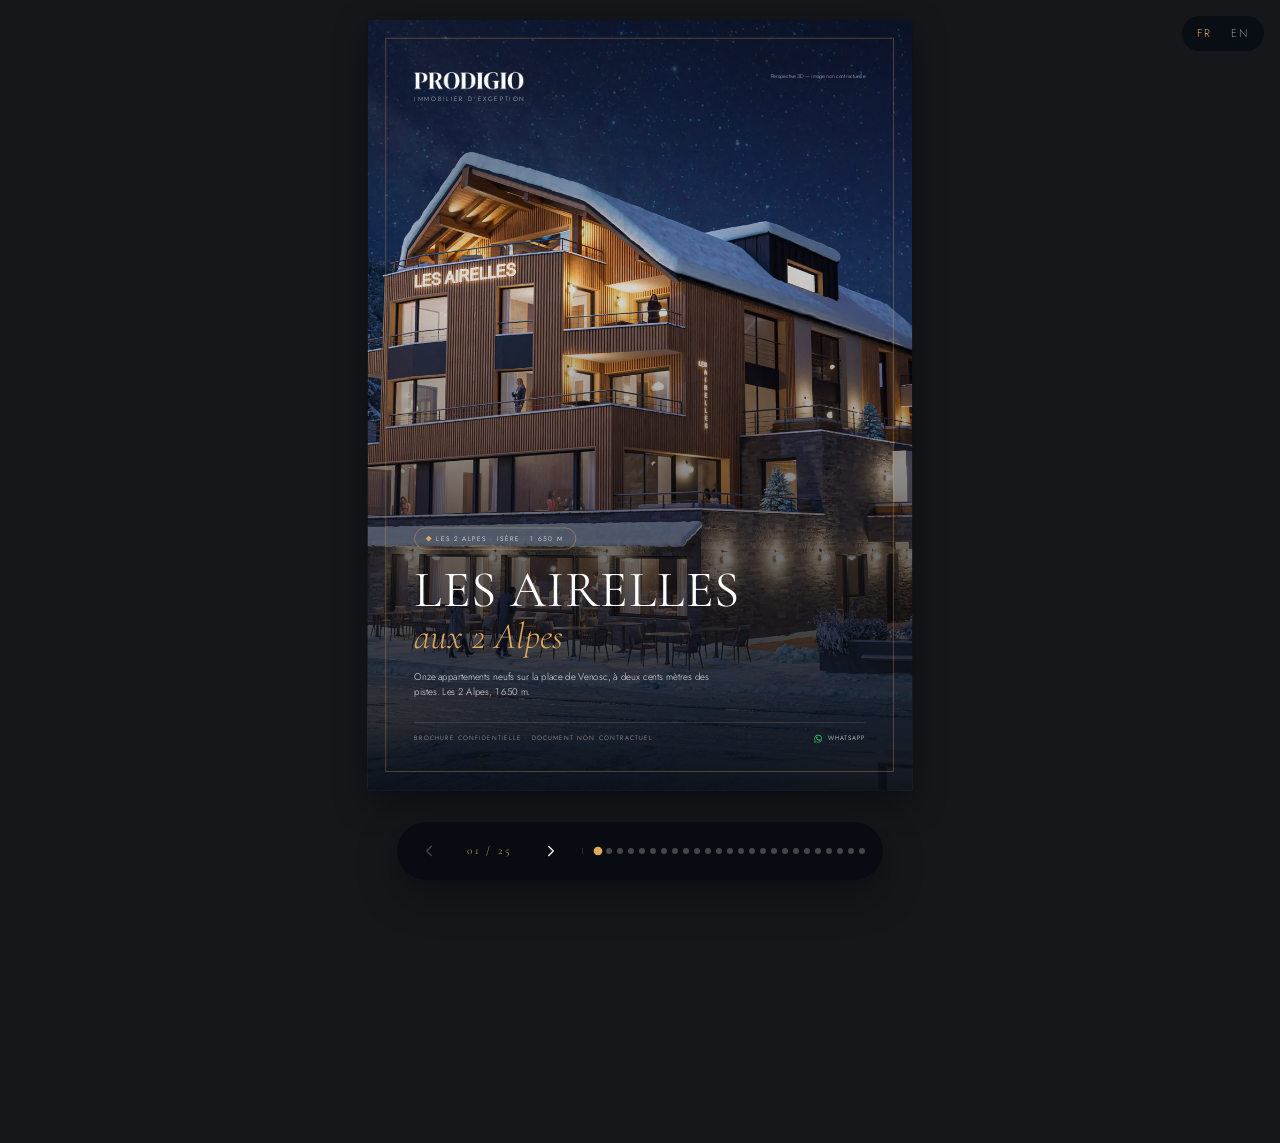
<file: brochure/index.html>
<!DOCTYPE html>
<html lang="fr">
<head>
<meta charset="UTF-8" />
<meta name="viewport" content="width=device-width, initial-scale=1" />
<meta name="robots" content="noindex, nofollow" />
<title>Les Airelles aux 2 Alpes — Dossier du projet</title>
<meta name="description" content="Dossier du projet Les Airelles aux 2 Alpes : perspectives 3D, plans, prix et simulation de TVA." />
<link rel="alternate" hreflang="fr" href="/brochure/" />
<link rel="alternate" hreflang="en" href="/en/brochure/" />
<link rel="alternate" hreflang="x-default" href="/brochure/" />
<link rel="icon" href="/assets/favicon.svg" type="image/svg+xml" />
<link rel="preconnect" href="https://fonts.googleapis.com" />
<link rel="preconnect" href="https://fonts.gstatic.com" crossorigin />
<link href="https://fonts.googleapis.com/css2?family=Cormorant+Garamond:ital,wght@0,300;0,400;0,500;1,300;1,400&family=Jost:wght@300;400;500&display=swap" rel="stylesheet" />
<!-- Fichier généré par _tools/gen_brochure.py : modifier le script, pas ce fichier. -->
<style>
:root{--nuit:#0B1019;--bois:#0E141C;--miel:#8C5F24;--cta:#8A5E25;--ambre:#E2A85C;--neige:#FBFAF7;--neige2:#EFEAE3;--glacier:#1E3A5C;--glacier2:#3E6A93;--givre:#EAF0F6;--givre2:#F3F6FA;--encre:#1B1612;--gris:rgba(27,22,18,.62);--ligne:rgba(27,22,18,.14);--serif:'Cormorant Garamond','Times New Roman',serif;--sans:'Jost',-apple-system,sans-serif;--scale:1}
*{box-sizing:border-box;margin:0;padding:0}
html,body{background:#15171B}
body{font-family:var(--sans);color:var(--encre);font-size:10.5pt;line-height:1.55;font-weight:300;padding:1.25rem 1rem 6rem;-webkit-font-smoothing:antialiased}
img{display:block;max-width:100%}
em{font-style:italic;color:var(--miel)}
.brochure{max-width:210mm;margin:0 auto;position:relative}
.page{width:210mm;height:297mm;margin:0 auto calc(1.5rem - (1 - var(--scale))*297mm);background:var(--neige);position:relative;overflow:hidden;box-shadow:0 16px 48px rgba(0,0,0,.45);padding:20mm 18mm;display:none;animation:fadeIn 320ms ease-out;transform:scale(var(--scale));transform-origin:top center}
.page.is-active{display:block}
.page--dark{background:var(--nuit);color:var(--neige);--miel:var(--ambre)}
.page--wood{background:var(--bois);color:var(--neige);--miel:var(--ambre)}
@keyframes fadeIn{from{opacity:0}to{opacity:1}}
.eyebrow{font-size:7.5pt;letter-spacing:.32em;text-transform:uppercase;color:var(--miel);margin-bottom:3mm;font-weight:400}
.h2{font-family:var(--serif);font-weight:400;font-size:27pt;line-height:1.05;margin-bottom:5mm}
.rule{width:16mm;height:1px;background:var(--miel);margin:0 0 6mm}
.body{color:var(--gris);margin-bottom:4mm}
.page--dark .body,.page--wood .body{color:rgba(246,242,234,.75)}
.photo{position:relative;overflow:hidden;border-radius:1px}
.photo img{width:100%;height:100%;object-fit:cover}
.persp::after{content:attr(data-p);position:absolute;right:2.5mm;bottom:2mm;font-size:6pt;color:rgba(255,255,255,.85);text-shadow:0 1px 2px rgba(0,0,0,.6);letter-spacing:.04em}
.cap{font-size:8pt;color:var(--gris);margin-top:2mm}
.page-num{position:absolute;bottom:10mm;right:18mm;font-size:7.5pt;letter-spacing:.3em;color:var(--gris)}
.page--dark .page-num,.page--wood .page-num{color:rgba(246,242,234,.5)}
.page-num::before{content:'';display:inline-block;width:6mm;height:1px;background:var(--miel);vertical-align:middle;margin-right:2.5mm}
.brand-foot{position:absolute;bottom:10mm;left:18mm;font-family:var(--serif);font-size:9pt;letter-spacing:.2em;color:var(--gris)}
.page--dark .brand-foot,.page--wood .brand-foot{color:rgba(246,242,234,.5)}
.page-contact{position:absolute;bottom:8.5mm;left:50%;transform:translateX(-50%);display:inline-flex;align-items:center;gap:2mm;padding:2.2mm 5mm;background:#25D366;color:#fff;font-size:7pt;letter-spacing:.14em;text-transform:uppercase;font-weight:500;text-decoration:none;border-radius:100px;white-space:nowrap;box-shadow:0 4px 12px rgba(37,211,102,.3);z-index:3}
.page-contact:hover{background:#128C7E}
.page-contact svg{width:3.6mm;height:3.6mm;fill:currentColor}
/* Couverture */
.cover{padding:0;color:#fff;background:var(--nuit);--miel:var(--ambre)}
.cover>img{position:absolute;inset:0;width:100%;height:100%;object-fit:cover}
.cover::before{content:'';position:absolute;inset:0;background:linear-gradient(to top,rgba(8,12,19,.94) 0%,rgba(8,12,19,.45) 42%,rgba(8,12,19,.1) 68%,rgba(8,12,19,.55) 100%);z-index:1}
.cover::after{content:'';position:absolute;inset:7mm;border:1px solid rgba(226,168,92,.45);z-index:2;pointer-events:none}
.cover__c{position:relative;z-index:3;height:100%;display:flex;flex-direction:column;justify-content:space-between;padding:20mm 18mm 18mm}
.cover__brand img{width:42mm;height:auto;display:block}
.cover__brand small{display:block;font-size:6.8pt;letter-spacing:.3em;text-transform:uppercase;color:rgba(255,255,255,.75);margin-top:2mm}
.cover__pill{display:inline-flex;align-items:center;gap:2.2mm;padding:2mm 4.5mm;border:1px solid rgba(226,168,92,.6);border-radius:100px;font-size:7.2pt;letter-spacing:.22em;text-transform:uppercase;margin-bottom:6mm}
.cover__pill i{width:1.6mm;height:1.6mm;background:var(--ambre);transform:rotate(45deg)}
.cover h1{font-family:var(--serif);font-weight:400;font-size:56pt;line-height:.95;letter-spacing:.02em;text-transform:uppercase}
.cover h1 em{display:block;text-transform:none;font-weight:300;color:var(--ambre);font-size:.72em;letter-spacing:0;margin-top:2mm}
.cover__sub{font-size:10.5pt;max-width:120mm;margin-top:6mm;color:rgba(255,255,255,.88)}
.cover__meta{display:flex;justify-content:space-between;align-items:center;gap:6mm;margin-top:9mm;padding-top:4mm;border-top:1px solid rgba(255,255,255,.22);font-size:6.8pt;letter-spacing:.2em;text-transform:uppercase;color:rgba(255,255,255,.65)}
.cover__wa{display:inline-flex;align-items:center;gap:1.8mm;color:#fff;text-decoration:none;letter-spacing:.14em}
.cover__wa svg{width:3.6mm;height:3.6mm;fill:#25D366}
.cover .persp-c{position:absolute;right:18mm;top:20mm;z-index:3;font-size:6pt;opacity:.7}
/* Manifeste */
.manif{padding:0}
.manif__img{position:relative;height:168mm;overflow:hidden}
.manif__img img{width:100%;height:100%;object-fit:cover}
.manif__img::after{content:'';position:absolute;inset:auto 0 0 0;height:40%;background:linear-gradient(to top,var(--nuit),transparent)}
.manif__c{padding:2mm 18mm 0}
.manif .h2{font-size:30pt}
.mstats{display:grid;grid-template-columns:repeat(3,1fr);margin-top:7mm;border-top:1px solid rgba(226,168,92,.35)}
.mstats div{padding:5mm 0 0}
.mstats strong{display:block;font-family:var(--serif);font-weight:300;font-size:26pt;line-height:1;color:var(--ambre);font-variant-numeric:lining-nums}
.mstats span{display:block;margin-top:1.5mm;font-size:7pt;letter-spacing:.2em;text-transform:uppercase;color:rgba(246,242,234,.65)}
/* Avant/après */
.ba2{display:grid;grid-template-columns:1fr 1fr;gap:3mm;margin:6mm 0}
.ba2 .photo{aspect-ratio:4/3}
.tag{position:absolute;left:2.5mm;top:2.5mm;background:rgba(8,12,19,.7);color:#fff;font-size:6.5pt;letter-spacing:.2em;text-transform:uppercase;padding:1mm 2.5mm}
.cols{display:grid;grid-template-columns:1fr 1fr;gap:8mm}
/* Stats */
.stats{display:grid;grid-template-columns:repeat(3,1fr);border-top:1px solid var(--ligne);border-left:1px solid var(--ligne);margin:6mm 0 8mm}
.stats div{border-right:1px solid var(--ligne);border-bottom:1px solid var(--ligne);padding:6mm 4mm}
.stats strong{display:block;font-family:var(--serif);font-weight:300;font-size:24pt;line-height:1;color:var(--miel);font-variant-numeric:lining-nums}
.stats span{display:block;margin-top:2mm;font-size:7.5pt;letter-spacing:.14em;text-transform:uppercase;color:var(--gris)}
.page--dark .stats,.page--dark .stats div{border-color:rgba(246,242,234,.16)}
.page--dark .stats span{color:rgba(246,242,234,.65)}
.page--dark .stats strong{color:var(--ambre)}
.checks{list-style:none;columns:2;column-gap:8mm}
.checks li{position:relative;padding-left:6mm;margin-bottom:2.5mm;break-inside:avoid}
.checks li::before{content:'';position:absolute;left:0;top:.7em;width:3.5mm;height:1px;background:var(--miel)}
.h3{font-family:var(--serif);font-size:15pt;font-weight:500;margin-bottom:3mm}
/* Matières */
.mat{display:grid;grid-template-columns:repeat(4,1fr);gap:3mm;margin-top:5mm}
.mat div{border-top:1px solid var(--miel);padding-top:3mm}
.mat strong{display:block;font-family:var(--serif);font-size:13pt;font-weight:500}
.mat span{font-size:8pt;color:var(--gris)}
/* Tableau */
table{width:100%;border-collapse:collapse;margin:6mm 0 4mm;font-size:9pt}
th{font-size:6.8pt;letter-spacing:.18em;text-transform:uppercase;color:var(--gris);font-weight:400;text-align:left;padding:2.5mm 2mm;border-bottom:1px solid var(--encre)}
td{padding:3.2mm 2mm;border-bottom:1px solid var(--ligne)}
td.n{font-family:var(--serif);font-size:13pt}
td.p,td.n,.lot-head .price strong,.sim strong,.specs strong{font-variant-numeric:lining-nums tabular-nums}
td.p{font-family:var(--serif);font-size:12.5pt;text-align:right;white-space:nowrap}
th:last-child{text-align:right}
tr.star td{background:rgba(148,101,38,.08)}
.status{display:inline-flex;gap:2mm;align-items:center;font-size:8.5pt;margin-top:2mm}
.status i{width:2.2mm;height:2.2mm;border-radius:50%;background:var(--miel)}
.note{font-size:7.5pt;color:var(--gris);margin-top:3mm}
/* Page lot */
.lot-head{display:flex;justify-content:space-between;align-items:flex-end;border-bottom:1px solid var(--ligne);padding-bottom:4mm;margin-bottom:5mm}
.lot-head .h2{margin:0}
.lot-head .price{text-align:right}
.lot-head .price strong{display:block;font-family:var(--serif);font-weight:400;font-size:24pt;line-height:1}
.lot-head .price span{font-size:7pt;letter-spacing:.2em;text-transform:uppercase;color:var(--gris)}
.plan{background:#fff;border:1px solid var(--ligne);padding:3mm;height:150mm;display:flex;align-items:center;justify-content:center}
.plan img{max-height:100%;width:auto;max-width:100%;object-fit:contain}
.specs{display:grid;grid-template-columns:repeat(4,1fr);gap:4mm;margin-top:5mm}
.specs small{display:block;font-size:6.8pt;letter-spacing:.18em;text-transform:uppercase;color:var(--gris)}
.specs strong{font-family:var(--serif);font-weight:500;font-size:12.5pt;line-height:1.2}
.lotbox{display:grid;grid-template-columns:1fr 1.4fr;gap:5mm;margin-top:6mm;border-top:1px solid var(--ligne);padding-top:5mm}
.lotbox .big{font-size:26pt}
.lotbox ul{list-style:none;columns:2;column-gap:5mm;font-size:8.5pt}
.lotbox li{padding:1mm 0 1mm 4.5mm;position:relative;break-inside:avoid}
.lotbox li::before{content:'';position:absolute;left:0;top:.75em;width:2.5mm;height:1px;background:var(--miel)}
.extra{margin-top:4mm;display:inline-block;background:rgba(148,101,38,.14);padding:1.5mm 3mm;font-size:8.5pt}
/* TVA */
.sim{border:1px solid var(--ligne);margin:5mm 0}
.sim div{display:flex;justify-content:space-between;padding:3.2mm 5mm;border-bottom:1px solid var(--ligne)}
.sim div:last-child{border-bottom:0}
.sim strong{font-family:var(--serif);font-weight:500;font-size:12.5pt}
.sim .tot{background:var(--nuit);color:var(--neige)}
.sim .tot strong{color:var(--ambre);font-size:14pt}
.sim .rec strong{color:#5E7D5A}
.big{font-family:var(--serif);font-weight:300;font-size:46pt;line-height:1;color:var(--miel);font-variant-numeric:lining-nums}
.page--dark .big,.page--wood .big{color:var(--ambre)}
.bigl{font-size:9pt;color:var(--gris);margin-top:2mm}
.page--dark .bigl,.page--wood .bigl{color:rgba(246,242,234,.7)}
.yield{display:inline-block;margin-top:4mm;border:1px solid var(--ambre);color:var(--ambre);padding:2mm 4mm;font-size:8.5pt;letter-spacing:.06em}
.pts{display:grid;grid-template-columns:1fr 1fr;gap:6mm 8mm;margin-top:8mm}
.pts strong{display:block;font-family:var(--serif);font-weight:500;font-size:14pt;margin-bottom:1.5mm}
.pts p{font-size:9pt;color:var(--gris)}
.page--dark .pts p,.page--wood .pts p{color:rgba(246,242,234,.72)}
.num{display:block;font-family:var(--serif);color:var(--miel);margin-bottom:1mm}
/* Station */
.seasons2{display:grid;grid-template-columns:1fr 1fr;gap:4mm;margin-top:5mm}
.seasons2 .photo{height:62mm}
.seasons2 ul{list-style:none;margin-top:3mm;font-size:9pt}
.seasons2 li{padding:1.3mm 0;border-bottom:1px solid var(--ligne)}
/* Calendrier */
.tl{border-left:1px solid var(--miel);margin:8mm 0 8mm 2mm;padding-left:8mm}
.tl div{position:relative;margin-bottom:8mm}
.tl div::before{content:'';position:absolute;left:-10mm;top:2.2mm;width:3.5mm;height:3.5mm;border-radius:50%;background:var(--miel)}
.tl strong{display:block;font-family:var(--serif);font-size:17pt;font-weight:400}
.tl span{color:rgba(246,242,234,.75)}
/* Fin */
.final{display:flex;flex-direction:column;justify-content:center;align-items:center;text-align:center;height:100%;position:relative;z-index:2}
.final .h2{font-size:34pt}
.final .body{max-width:120mm}
.final__btn{display:inline-flex;margin-top:8mm;padding:4mm 8mm;background:var(--cta);color:#fff;text-decoration:none;font-size:8pt;letter-spacing:.22em;text-transform:uppercase}
.final__legal{position:absolute;left:18mm;right:18mm;bottom:12mm;text-align:center;font-size:6.5pt;color:rgba(246,242,234,.5);z-index:2}
.back{display:inline-block;margin-top:6mm;font-size:7.5pt;letter-spacing:.2em;text-transform:uppercase;color:rgba(246,242,234,.7)}
/* Habillage alpin des pages claires : bleu glacier, crêtes, pictos */
.page:not(.page--dark):not(.page--wood):not(.cover):not(.manif){background:url("data:image/svg+xml,%3Csvg xmlns='http://www.w3.org/2000/svg' viewBox='0 0 600 120' preserveAspectRatio='none'%3E%3Cpath d='M0 120V74l58-26 34 14 56-38 30 26 24-14 52 40 40-30 44 22 50-48 46 44 34-16 50 30 32-14 50 22v68z' fill='%23DFE8F1'/%3E%3Cpath d='M407 20l-18 17 9-2 9 6 7-8 10 3z' fill='%23FFFFFF'/%3E%3Cpath d='M0 120V96l66-18 52 14 62-24 58 26 64-20 56 18 60-22 80 20 50-10 52 8v52z' fill='%23CFDCE8'/%3E%3C/svg%3E") no-repeat center bottom/100% 38mm,linear-gradient(180deg,#FCFBF8 0%,#FBFAF7 55%,#EEF3F8 100%)}
.page:not(.page--dark):not(.page--wood):not(.cover):not(.manif)::before{content:'';position:absolute;left:0;right:0;top:0;height:2.2mm;background:linear-gradient(90deg,var(--glacier) 0%,var(--glacier2) 70%,var(--ambre) 100%)}
.page:not(.page--dark):not(.page--wood):not(.cover):not(.manif)::after{content:'';position:absolute;top:9mm;right:18mm;width:9mm;height:9mm;background:url("data:image/svg+xml,%3Csvg xmlns='http://www.w3.org/2000/svg' viewBox='0 0 24 24'%3E%3Cpath d='M1 21L9 7l4.5 7.5L16 10l7 11z' fill='%233E6A93'/%3E%3Cpath d='M9 7l2.4 4.1-1.5-.8-1.3 1-1.3-.9z' fill='%23FFFFFF'/%3E%3C/svg%3E") no-repeat center/contain;opacity:.55}
.page:not(.page--dark):not(.page--wood):not(.cover):not(.manif) .eyebrow{display:flex;align-items:center;gap:2.2mm;color:var(--glacier2)}
.page:not(.page--dark):not(.page--wood):not(.cover):not(.manif) .eyebrow::before{content:'';width:4.2mm;height:4.2mm;flex:none;background:url("data:image/svg+xml,%3Csvg xmlns='http://www.w3.org/2000/svg' viewBox='0 0 24 24'%3E%3Cpath d='M1 21L9 7l4.5 7.5L16 10l7 11z' fill='%233E6A93'/%3E%3Cpath d='M9 7l2.4 4.1-1.5-.8-1.3 1-1.3-.9z' fill='%23FFFFFF'/%3E%3C/svg%3E") no-repeat center/contain}
.page:not(.page--dark):not(.page--wood):not(.cover):not(.manif) .h2 em{color:var(--miel)}
.page:not(.page--dark):not(.page--wood):not(.cover):not(.manif) .rule{width:26mm;height:2px;background:linear-gradient(90deg,var(--miel) 0 55%,var(--glacier2) 55% 100%)}
.page:not(.page--dark):not(.page--wood):not(.cover):not(.manif) .stats{border:0;gap:3mm;margin:6mm 0 7mm}
.page:not(.page--dark):not(.page--wood):not(.cover):not(.manif) .stats div{border:0;border-top:2px solid var(--miel);background:linear-gradient(160deg,#FFFFFF 0%,var(--givre) 100%);box-shadow:0 2px 10px rgba(30,58,92,.07);position:relative}
.page:not(.page--dark):not(.page--wood):not(.cover):not(.manif) .stats div::after{content:'';position:absolute;top:4mm;right:3.5mm;width:4.5mm;height:4.5mm;background:url("data:image/svg+xml,%3Csvg xmlns='http://www.w3.org/2000/svg' viewBox='0 0 24 24'%3E%3Cpath d='M1 21L9 7l4.5 7.5L16 10l7 11z' fill='%233E6A93'/%3E%3Cpath d='M9 7l2.4 4.1-1.5-.8-1.3 1-1.3-.9z' fill='%23FFFFFF'/%3E%3C/svg%3E") no-repeat center/contain;opacity:.4}
.page:not(.page--dark):not(.page--wood):not(.cover):not(.manif) .stats strong{color:var(--glacier)}
.page:not(.page--dark):not(.page--wood):not(.cover):not(.manif) .checks li,.page:not(.page--dark):not(.page--wood):not(.cover):not(.manif) .lotbox li{padding-left:7mm}
.page:not(.page--dark):not(.page--wood):not(.cover):not(.manif) .checks li::before,.page:not(.page--dark):not(.page--wood):not(.cover):not(.manif) .lotbox li::before{width:4.2mm;height:4.2mm;top:.22em;background:url("data:image/svg+xml,%3Csvg xmlns='http://www.w3.org/2000/svg' viewBox='0 0 20 20'%3E%3Ccircle cx='10' cy='10' r='10' fill='%231E3A5C'/%3E%3Cpath d='M6 10.4l2.7 2.6L14 7.6' stroke='%23E2A85C' stroke-width='1.9' fill='none' stroke-linecap='round' stroke-linejoin='round'/%3E%3C/svg%3E") no-repeat center/contain}
.page:not(.page--dark):not(.page--wood):not(.cover):not(.manif) .h3{color:var(--glacier);display:flex;align-items:center;gap:2.5mm}
.page:not(.page--dark):not(.page--wood):not(.cover):not(.manif) .h3::before{content:'';width:2.2mm;height:2.2mm;background:var(--ambre);transform:rotate(45deg);flex:none}
.page:not(.page--dark):not(.page--wood):not(.cover):not(.manif) .photo{box-shadow:0 8px 24px rgba(30,58,92,.16);border-radius:2px}
.page:not(.page--dark):not(.page--wood):not(.cover):not(.manif) .mat div{border-top:2px solid var(--glacier2);background:rgba(255,255,255,.7);padding:3mm}
.page:not(.page--dark):not(.page--wood):not(.cover):not(.manif) .specs>div{background:var(--givre2);border-left:2px solid var(--miel);padding:2.5mm 3mm}
.page:not(.page--dark):not(.page--wood):not(.cover):not(.manif) th{color:var(--glacier2);border-bottom-color:var(--glacier)}
.page:not(.page--dark):not(.page--wood):not(.cover):not(.manif) tr.star td{background:rgba(62,106,147,.09)}
.page:not(.page--dark):not(.page--wood):not(.cover):not(.manif) .sim{border-color:rgba(30,58,92,.18);background:rgba(255,255,255,.75)}
.page:not(.page--dark):not(.page--wood):not(.cover):not(.manif) .sim .tot{background:linear-gradient(90deg,var(--glacier) 0%,#16263A 100%)}
.page:not(.page--dark):not(.page--wood):not(.cover):not(.manif) .seasons2 li{border-bottom-color:rgba(30,58,92,.14)}
.page:not(.page--dark):not(.page--wood):not(.cover):not(.manif) .lot-head{border-bottom:2px solid transparent;border-image:linear-gradient(90deg,var(--glacier2),var(--ambre)) 1}
.page:not(.page--dark):not(.page--wood):not(.cover):not(.manif) .plan{border-color:rgba(30,58,92,.16);box-shadow:0 6px 20px rgba(30,58,92,.08)}
.page:not(.page--dark):not(.page--wood):not(.cover):not(.manif) .extra{background:var(--givre);color:var(--glacier)}
.page:not(.page--dark):not(.page--wood):not(.cover):not(.manif) .num{color:var(--glacier2)}
.page:not(.page--dark):not(.page--wood):not(.cover):not(.manif) .page-num::before{background:var(--glacier2)}
/* Navigation */
.nav-bar{position:fixed;bottom:1.25rem;left:50%;transform:translateX(-50%);background:rgba(8,12,19,.94);backdrop-filter:blur(14px);-webkit-backdrop-filter:blur(14px);padding:.45rem .6rem;border-radius:100px;display:flex;align-items:center;gap:.35rem;z-index:1000;box-shadow:0 14px 40px rgba(0,0,0,.4)}
.nav-btn{width:44px;height:44px;display:flex;align-items:center;justify-content:center;background:transparent;border:0;color:#F6F2EA;cursor:pointer;border-radius:50%}
.nav-btn:hover{background:rgba(246,242,234,.1)}
.nav-btn:disabled{opacity:.25;cursor:default}
:focus-visible{outline:2px solid var(--ambre);outline-offset:3px}
.nav-btn svg{width:18px;height:18px;stroke:currentColor;fill:none;stroke-width:1.8}
.nav-counter{font-size:.7rem;letter-spacing:.2em;color:var(--ambre);font-family:var(--serif);padding:0 .7rem;min-width:64px;text-align:center;white-space:nowrap}
.nav-dots{display:flex;gap:5px;padding:0 .5rem 0 .75rem;border-left:1px solid rgba(246,242,234,.15);margin-left:.25rem}
.dot{width:6px;height:6px;border-radius:50%;background:rgba(246,242,234,.25);border:0;cursor:pointer;padding:0}
.dot.is-active{background:var(--ambre);transform:scale(1.45)}
.lang{position:fixed;top:1rem;right:1rem;z-index:1000;display:flex;gap:.3rem;background:rgba(8,12,19,.85);padding:.35rem .5rem;border-radius:100px;font-size:.7rem;letter-spacing:.16em}
.lang a{color:#F6F2EA;text-decoration:none;padding:.2rem .45rem;opacity:.55}
.lang a.is-active{opacity:1;color:var(--ambre)}
/* Pages A4 : la dernière photo remplit l'espace libre jusqu'au pied de page */
@media (min-width:907px){
  .page.is-active:not(.cover){display:flex;flex-direction:column;padding-bottom:24mm}
  .page>*{flex-shrink:0}
  .page>.photo.grow,.page>.cols.grow{flex:1 1 0;min-height:30mm;height:auto!important}
  .page>.cols.grow>.photo{height:100%!important}
  .manif.is-active .manif__img{flex:1 1 0;height:auto;min-height:150mm}
  .manif.is-active{padding-bottom:26mm}
}
/* Responsive : sous la largeur A4, les pages s'empilent */
@media (max-width:906px){
  body{padding:0 0 6rem;font-size:10pt}
  .page{width:100%;height:auto;min-height:0;padding:12mm 7mm 26mm;margin:0 0 .75rem;transform:none}
  .cover{min-height:92vh;padding:0}
  .cover__c{min-height:92vh;padding:16mm 7mm 10mm}
  .cover .persp-c{top:auto;bottom:4mm;right:7mm}
  .cover::after{inset:4mm}
  .manif__img{height:62vw}
  .manif__c{padding:2mm 7mm 0}
  .cover__meta{flex-direction:column;align-items:flex-start}
  .cover h1{font-size:40pt}
  .h2{font-size:22pt}
  .cols,.ba2,.seasons2,.pts{grid-template-columns:1fr}
  .stats{grid-template-columns:repeat(2,1fr)}
  .mat,.specs{grid-template-columns:repeat(2,1fr)}
  .checks{columns:1}
  .plan{height:auto}
  .photo[style*="height"]{height:56vw!important}
  table{font-size:8pt}
  th:nth-child(5),td:nth-child(5){display:none}
  .final{min-height:80vh}
  .final__legal{position:static;margin-top:8mm}
  .page-contact{bottom:8mm;white-space:normal;text-align:center;line-height:1.4;width:max-content;max-width:calc(100% - 14mm);justify-content:center}
  .brand-foot,.page-num{display:none}
  .nav-dots{display:none}
}
/* Mobile : chaque page tient entière dans l'écran, sans défilement */
@media (max-width:906px){
  body{padding:0;overflow:hidden}
  .brochure{height:var(--avail,100svh);overflow:hidden}
  .page.is-active{display:flex;flex-direction:column;width:var(--mw,100vw);height:var(--mh,100svh);min-height:0;margin:0;padding:10mm 6mm 15mm;transform:scale(var(--mz,1));transform-origin:top left}
  .page.is-active>*{flex-shrink:0}
  .cover.is-active,.manif.is-active{padding:0}
  .cover,.cover__c{min-height:0}
  .cover__c{height:100%;padding:14mm 7mm 9mm}
  .page>.photo,.page>.plan,.manif__img{flex:1 1 0!important;min-height:60px;height:auto!important}
  .page>.cols:has(>.photo){grid-template-columns:1fr 1fr;flex:1 1 0!important;min-height:60px}
  .page>.cols>.photo{height:100%!important;min-height:0}
  .ba2,.seasons2{grid-template-columns:1fr 1fr}
  .ba2 .photo,.seasons2 .photo{height:28vw!important}
  .final{min-height:0;height:auto;flex:1 1 auto}
  .page-contact{bottom:4mm}
  .page.is-active:not(.cover):not(.manif){padding-top:12mm}
  .page:not(.cover):not(.manif)::after{display:none}
  .stats{grid-template-columns:repeat(3,1fr)!important;gap:2mm!important}
  .stats div{padding:3.5mm 2.5mm!important}
  .stats strong{font-size:18pt}
  .stats span{font-size:6.5pt;letter-spacing:.08em}
  .stats div::after{display:none}
  .lang{top:auto;bottom:calc(1.25rem + 14px);right:.4rem;padding:.3rem .35rem;font-size:.62rem}
  .nav-bar{left:calc(50% - 30px)}
}
@media print{
  html,body{background:#fff;padding:0}
  .page{display:block!important;box-shadow:none;margin:0;transform:none;page-break-after:always}
  .nav-bar,.lang{display:none}
}
</style>
</head>
<body>
<nav class="lang" aria-label="Langue / Language"><a href="/brochure/" lang="fr" hreflang="fr" class="is-active" aria-current="true">FR</a><a href="/en/brochure/" lang="en" hreflang="en">EN</a></nav>
<div class="brochure">
<section class="page cover is-active" data-page="1">
<img src="/assets/img/facade-nuit-2560.webp" alt="" />
<span class="persp-c">Perspective 3D — image non contractuelle</span>
<div class="cover__c">
  <div class="cover__brand"><img src="/assets/brand/prodigio-blanc.png" alt="Prodigio" /><small>Immobilier d'exception</small></div>
  <div class="cover__title">
    <div class="cover__pill"><i></i>Les 2 Alpes · Isère · 1 650 m</div>
    <h1>Les Airelles<em>aux 2 Alpes</em></h1>
    <p class="cover__sub">Onze appartements neufs sur la place de Venosc, à deux cents mètres des pistes. Les 2 Alpes, 1 650 m.</p>
    <div class="cover__meta"><span>Brochure confidentielle · Document non contractuel</span><a class="cover__wa" href="https://wa.me/33668680407" target="_blank" rel="noopener noreferrer"><svg viewBox="0 0 24 24" aria-hidden="true"><path d="M12 2C6.5 2 2 6.5 2 12c0 1.8.5 3.4 1.3 4.9L2 22l5.3-1.4c1.4.8 3 1.2 4.7 1.2 5.5 0 10-4.5 10-10S17.5 2 12 2zm0 18.2c-1.5 0-3-.4-4.3-1.2l-.3-.2-3.2.8.9-3.1-.2-.3c-.8-1.3-1.3-2.8-1.3-4.4C3.6 7.4 7.4 3.6 12 3.6s8.4 3.8 8.4 8.4-3.8 8.2-8.4 8.2z"/><path d="M17.5 14.4c-.3-.2-1.7-.9-2-1-.3-.1-.4-.2-.6.1-.2.3-.7.9-.9 1.1-.2.2-.3.2-.6.1-.3-.2-1.2-.5-2.3-1.4-.9-.8-1.4-1.7-1.6-2-.2-.3 0-.5.1-.6l.5-.5c.1-.2.2-.3.3-.5 0-.2 0-.4-.1-.5l-.9-2.1c-.2-.5-.4-.5-.6-.5h-.5c-.2 0-.5.1-.7.3-.3.3-1 .9-1 2.3s1 2.7 1.2 2.9c.1.2 2 3.1 5 4.3.7.3 1.2.5 1.6.6.7.2 1.3.2 1.8.1.6-.1 1.7-.7 1.9-1.4.2-.7.2-1.2.2-1.4-.1-.1-.3-.2-.6-.3z"/></svg>WhatsApp</a></div>
  </div>
</div>

</section>
<section class="page page--dark manif" data-page="2">
<div class="manif__img persp" data-p="Perspective 3D — image non contractuelle"><img src="/assets/img/sejour-2560.webp" alt="" /></div>
<div class="manif__c">
  <div class="eyebrow">Bienvenue aux Airelles</div>
  <h2 class="h2">Votre appartement premium <em>à 200 m des pistes.</em></h2>
  <p class="body">Sur la place de Venosc, cœur historique des 2 Alpes, l'ancien hôtel Les Airelles devient une résidence de onze appartements neufs. Pierre naturelle, chêne, bois sculpté, et de grandes baies ouvertes sur les sommets.</p>
  <div class="mstats"><div><strong>200 m</strong><span>des pistes</span></div><div><strong>11</strong><span>appartements</span></div><div><strong>3 600 m</strong><span>le glacier</span></div></div>
</div>
<div class="brand-foot">LES AIRELLES</div><a class="page-contact" href="https://wa.me/33668680407" target="_blank" rel="noopener noreferrer"><svg viewBox="0 0 24 24" aria-hidden="true"><path d="M12 2C6.5 2 2 6.5 2 12c0 1.8.5 3.4 1.3 4.9L2 22l5.3-1.4c1.4.8 3 1.2 4.7 1.2 5.5 0 10-4.5 10-10S17.5 2 12 2zm0 18.2c-1.5 0-3-.4-4.3-1.2l-.3-.2-3.2.8.9-3.1-.2-.3c-.8-1.3-1.3-2.8-1.3-4.4C3.6 7.4 7.4 3.6 12 3.6s8.4 3.8 8.4 8.4-3.8 8.2-8.4 8.2z"/><path d="M17.5 14.4c-.3-.2-1.7-.9-2-1-.3-.1-.4-.2-.6.1-.2.3-.7.9-.9 1.1-.2.2-.3.2-.6.1-.3-.2-1.2-.5-2.3-1.4-.9-.8-1.4-1.7-1.6-2-.2-.3 0-.5.1-.6l.5-.5c.1-.2.2-.3.3-.5 0-.2 0-.4-.1-.5l-.9-2.1c-.2-.5-.4-.5-.6-.5h-.5c-.2 0-.5.1-.7.3-.3.3-1 .9-1 2.3s1 2.7 1.2 2.9c.1.2 2 3.1 5 4.3.7.3 1.2.5 1.6.6.7.2 1.3.2 1.8.1.6-.1 1.7-.7 1.9-1.4.2-.7.2-1.2.2-1.4-.1-.1-.3-.2-.6-.3z"/></svg>Contactez-nous / Prendre RDV pour une visite</a><div class="page-num">02</div>
</section>
<section class="page" data-page="3">
<div class="eyebrow">Le lieu</div>
<h2 class="h2">La place où rien <em>n'était à vendre.</em></h2><div class="rule"></div>
<div class="ba2">
  <div class="photo"><img src="/assets/img/facade-avant-1000.webp" alt="" loading="lazy" /><span class="tag">Aujourd'hui</span></div>
  <div class="photo persp" data-p="Perspective 3D — image non contractuelle"><img src="/assets/img/facade-apres-1280.webp" alt="" loading="lazy" /><span class="tag">Demain</span></div>
</div>
<div class="cols"><p class="body">La place de Venosc est le cœur historique des 2 Alpes : les terrasses, les restaurants, les boutiques, et les remontées à deux cents mètres. Tout le monde rêve d'y habiter. Il n'y avait jamais rien à vendre.</p><p class="body">L'ancien hôtel Les Airelles est entièrement repensé en une résidence de seulement onze appartements neufs. Le bâtiment est surélevé, reçoit une toiture neuve et des façades en bois et en pierre.</p></div>
<div class="photo grow" style="height:62mm;margin-top:2mm"><img src="/assets/img/2alpes-station-hiver-1280.webp" alt="" loading="lazy" /></div>
<div class="brand-foot">LES AIRELLES</div><a class="page-contact" href="https://wa.me/33668680407" target="_blank" rel="noopener noreferrer"><svg viewBox="0 0 24 24" aria-hidden="true"><path d="M12 2C6.5 2 2 6.5 2 12c0 1.8.5 3.4 1.3 4.9L2 22l5.3-1.4c1.4.8 3 1.2 4.7 1.2 5.5 0 10-4.5 10-10S17.5 2 12 2zm0 18.2c-1.5 0-3-.4-4.3-1.2l-.3-.2-3.2.8.9-3.1-.2-.3c-.8-1.3-1.3-2.8-1.3-4.4C3.6 7.4 7.4 3.6 12 3.6s8.4 3.8 8.4 8.4-3.8 8.2-8.4 8.2z"/><path d="M17.5 14.4c-.3-.2-1.7-.9-2-1-.3-.1-.4-.2-.6.1-.2.3-.7.9-.9 1.1-.2.2-.3.2-.6.1-.3-.2-1.2-.5-2.3-1.4-.9-.8-1.4-1.7-1.6-2-.2-.3 0-.5.1-.6l.5-.5c.1-.2.2-.3.3-.5 0-.2 0-.4-.1-.5l-.9-2.1c-.2-.5-.4-.5-.6-.5h-.5c-.2 0-.5.1-.7.3-.3.3-1 .9-1 2.3s1 2.7 1.2 2.9c.1.2 2 3.1 5 4.3.7.3 1.2.5 1.6.6.7.2 1.3.2 1.8.1.6-.1 1.7-.7 1.9-1.4.2-.7.2-1.2.2-1.4-.1-.1-.3-.2-.6-.3z"/></svg>Contactez-nous / Prendre RDV pour une visite</a><div class="page-num">03</div>
</section>
<section class="page" data-page="4">
<div class="eyebrow">Le projet en chiffres</div>
<h2 class="h2">L'essentiel, <em>en un coup d'œil.</em></h2><div class="rule"></div>
<div class="stats"><div><strong>11</strong><span>appartements seulement</span></div><div><strong>6</strong><span>encore disponibles</span></div><div><strong>200 m</strong><span>des remontées</span></div><div><strong>59 à 140 m²</strong><span>du 3 pièces au grand familial</span></div><div><strong>8</strong><span>couchages jusqu'à</span></div><div><strong>20 %</strong><span>de TVA récupérés</span></div></div>
<div class="h3">Pour chaque appartement</div>
<ul class="checks"><li>Un casier à ski et une cave</li><li>Pierre naturelle, parquet en chêne, bois sculpté</li><li>Cuisine équipée</li><li>Presque tous avec terrasse</li><li>Parking couvert juste en face</li><li>Conciergerie pour la location</li></ul>
<div class="photo grow" style="height:78mm;margin-top:6mm"><img src="/assets/img/feu-cheminee-1280.webp" alt="" loading="lazy" /></div>
<div class="brand-foot">LES AIRELLES</div><a class="page-contact" href="https://wa.me/33668680407" target="_blank" rel="noopener noreferrer"><svg viewBox="0 0 24 24" aria-hidden="true"><path d="M12 2C6.5 2 2 6.5 2 12c0 1.8.5 3.4 1.3 4.9L2 22l5.3-1.4c1.4.8 3 1.2 4.7 1.2 5.5 0 10-4.5 10-10S17.5 2 12 2zm0 18.2c-1.5 0-3-.4-4.3-1.2l-.3-.2-3.2.8.9-3.1-.2-.3c-.8-1.3-1.3-2.8-1.3-4.4C3.6 7.4 7.4 3.6 12 3.6s8.4 3.8 8.4 8.4-3.8 8.2-8.4 8.2z"/><path d="M17.5 14.4c-.3-.2-1.7-.9-2-1-.3-.1-.4-.2-.6.1-.2.3-.7.9-.9 1.1-.2.2-.3.2-.6.1-.3-.2-1.2-.5-2.3-1.4-.9-.8-1.4-1.7-1.6-2-.2-.3 0-.5.1-.6l.5-.5c.1-.2.2-.3.3-.5 0-.2 0-.4-.1-.5l-.9-2.1c-.2-.5-.4-.5-.6-.5h-.5c-.2 0-.5.1-.7.3-.3.3-1 .9-1 2.3s1 2.7 1.2 2.9c.1.2 2 3.1 5 4.3.7.3 1.2.5 1.6.6.7.2 1.3.2 1.8.1.6-.1 1.7-.7 1.9-1.4.2-.7.2-1.2.2-1.4-.1-.1-.3-.2-.6-.3z"/></svg>Contactez-nous / Prendre RDV pour une visite</a><div class="page-num">04</div>
</section>
<section class="page page--dark" data-page="5">
<div class="eyebrow">L'architecture</div>
<h2 class="h2">Le bois, la pierre, <em>la lumière du soir.</em></h2><div class="rule"></div>
<p class="body" style="max-width:140mm">Une façade de chalet contemporain : bardage bois, soubassement en pierre, grands balcons. La nuit, sous la neige, la résidence s'allume au cœur de la station.</p>
<div class="photo persp" data-p="Perspective 3D — image non contractuelle" style="height:118mm;margin-top:4mm"><img src="/assets/img/facade-nuit-1920.webp" alt="" loading="lazy" /></div>
<div class="photo grow" style="height:52mm;margin-top:4mm"><img src="/assets/img/aube-sommets-1280.webp" alt="" loading="lazy" /></div>
<div class="brand-foot">LES AIRELLES</div><a class="page-contact" href="https://wa.me/33668680407" target="_blank" rel="noopener noreferrer"><svg viewBox="0 0 24 24" aria-hidden="true"><path d="M12 2C6.5 2 2 6.5 2 12c0 1.8.5 3.4 1.3 4.9L2 22l5.3-1.4c1.4.8 3 1.2 4.7 1.2 5.5 0 10-4.5 10-10S17.5 2 12 2zm0 18.2c-1.5 0-3-.4-4.3-1.2l-.3-.2-3.2.8.9-3.1-.2-.3c-.8-1.3-1.3-2.8-1.3-4.4C3.6 7.4 7.4 3.6 12 3.6s8.4 3.8 8.4 8.4-3.8 8.2-8.4 8.2z"/><path d="M17.5 14.4c-.3-.2-1.7-.9-2-1-.3-.1-.4-.2-.6.1-.2.3-.7.9-.9 1.1-.2.2-.3.2-.6.1-.3-.2-1.2-.5-2.3-1.4-.9-.8-1.4-1.7-1.6-2-.2-.3 0-.5.1-.6l.5-.5c.1-.2.2-.3.3-.5 0-.2 0-.4-.1-.5l-.9-2.1c-.2-.5-.4-.5-.6-.5h-.5c-.2 0-.5.1-.7.3-.3.3-1 .9-1 2.3s1 2.7 1.2 2.9c.1.2 2 3.1 5 4.3.7.3 1.2.5 1.6.6.7.2 1.3.2 1.8.1.6-.1 1.7-.7 1.9-1.4.2-.7.2-1.2.2-1.4-.1-.1-.3-.2-.6-.3z"/></svg>Contactez-nous / Prendre RDV pour une visite</a><div class="page-num">05</div>
</section>
<section class="page" data-page="6">
<div class="eyebrow">L'intérieur</div>
<h2 class="h2">Sous la charpente, <em>les sommets.</em></h2><div class="rule"></div>
<p class="body" style="max-width:140mm">Le séjour du dernier étage s'ouvre sous la charpente en bois, avec une grande baie sur les sommets. Partout, des matières nobles et chaleureuses.</p>
<div class="photo persp" data-p="Perspective 3D — image non contractuelle" style="height:112mm;margin-top:3mm"><img src="/assets/img/sejour-1920.webp" alt="" loading="lazy" /></div>
<div class="mat"><div><strong>Pierre naturelle</strong><span>Murs et détails</span></div><div><strong>Chêne massif</strong><span>Parquet naturel</span></div><div><strong>Bois sculpté</strong><span>Décor de montagne</span></div><div><strong>Grandes baies</strong><span>Ouvertes sur les sommets</span></div></div>
<div class="cols grow" style="margin-top:5mm;gap:4mm"><div class="photo" style="height:40mm"><img src="/assets/img/chalet-feu-828.webp" alt="" loading="lazy" /></div><div class="photo" style="height:40mm"><img src="/assets/img/fenetre-bois-828.webp" alt="" loading="lazy" /></div></div>
<div class="brand-foot">LES AIRELLES</div><a class="page-contact" href="https://wa.me/33668680407" target="_blank" rel="noopener noreferrer"><svg viewBox="0 0 24 24" aria-hidden="true"><path d="M12 2C6.5 2 2 6.5 2 12c0 1.8.5 3.4 1.3 4.9L2 22l5.3-1.4c1.4.8 3 1.2 4.7 1.2 5.5 0 10-4.5 10-10S17.5 2 12 2zm0 18.2c-1.5 0-3-.4-4.3-1.2l-.3-.2-3.2.8.9-3.1-.2-.3c-.8-1.3-1.3-2.8-1.3-4.4C3.6 7.4 7.4 3.6 12 3.6s8.4 3.8 8.4 8.4-3.8 8.2-8.4 8.2z"/><path d="M17.5 14.4c-.3-.2-1.7-.9-2-1-.3-.1-.4-.2-.6.1-.2.3-.7.9-.9 1.1-.2.2-.3.2-.6.1-.3-.2-1.2-.5-2.3-1.4-.9-.8-1.4-1.7-1.6-2-.2-.3 0-.5.1-.6l.5-.5c.1-.2.2-.3.3-.5 0-.2 0-.4-.1-.5l-.9-2.1c-.2-.5-.4-.5-.6-.5h-.5c-.2 0-.5.1-.7.3-.3.3-1 .9-1 2.3s1 2.7 1.2 2.9c.1.2 2 3.1 5 4.3.7.3 1.2.5 1.6.6.7.2 1.3.2 1.8.1.6-.1 1.7-.7 1.9-1.4.2-.7.2-1.2.2-1.4-.1-.1-.3-.2-.6-.3z"/></svg>Contactez-nous / Prendre RDV pour une visite</a><div class="page-num">06</div>
</section>
<section class="page" data-page="7">
<div class="eyebrow">Les chambres</div>
<h2 class="h2">Des chambres pour <em>toute la famille.</em></h2><div class="rule"></div>
<p class="body" style="max-width:140mm">Des suites avec leur salle d'eau, et des coins montagne avec lits superposés pour les enfants. Deux salles d'eau au minimum : personne n'attend le matin.</p>
<div class="photo persp" data-p="Perspective 3D — image non contractuelle" style="height:96mm;margin-top:3mm"><img src="/assets/img/chambre-1920.webp" alt="" loading="lazy" /></div>
<p class="cap">Une chambre, le sommet dans la fenêtre</p>
<div class="photo grow persp" data-p="Perspective 3D — image non contractuelle" style="height:96mm;margin-top:4mm"><img src="/assets/img/coin-montagne-1920.webp" alt="" loading="lazy" /></div>
<p class="cap">Le coin montagne, pour les enfants</p>
<div class="brand-foot">LES AIRELLES</div><a class="page-contact" href="https://wa.me/33668680407" target="_blank" rel="noopener noreferrer"><svg viewBox="0 0 24 24" aria-hidden="true"><path d="M12 2C6.5 2 2 6.5 2 12c0 1.8.5 3.4 1.3 4.9L2 22l5.3-1.4c1.4.8 3 1.2 4.7 1.2 5.5 0 10-4.5 10-10S17.5 2 12 2zm0 18.2c-1.5 0-3-.4-4.3-1.2l-.3-.2-3.2.8.9-3.1-.2-.3c-.8-1.3-1.3-2.8-1.3-4.4C3.6 7.4 7.4 3.6 12 3.6s8.4 3.8 8.4 8.4-3.8 8.2-8.4 8.2z"/><path d="M17.5 14.4c-.3-.2-1.7-.9-2-1-.3-.1-.4-.2-.6.1-.2.3-.7.9-.9 1.1-.2.2-.3.2-.6.1-.3-.2-1.2-.5-2.3-1.4-.9-.8-1.4-1.7-1.6-2-.2-.3 0-.5.1-.6l.5-.5c.1-.2.2-.3.3-.5 0-.2 0-.4-.1-.5l-.9-2.1c-.2-.5-.4-.5-.6-.5h-.5c-.2 0-.5.1-.7.3-.3.3-1 .9-1 2.3s1 2.7 1.2 2.9c.1.2 2 3.1 5 4.3.7.3 1.2.5 1.6.6.7.2 1.3.2 1.8.1.6-.1 1.7-.7 1.9-1.4.2-.7.2-1.2.2-1.4-.1-.1-.3-.2-.6-.3z"/></svg>Contactez-nous / Prendre RDV pour une visite</a><div class="page-num">07</div>
</section>
<section class="page page--wood" data-page="8">
<div class="eyebrow">Le bien-être</div>
<h2 class="h2">Un jacuzzi qui fume, <em>face aux pistes.</em></h2><div class="rule"></div>
<p class="body" style="max-width:140mm">Au dernier étage, la terrasse peut accueillir un jacuzzi face au domaine skiable. Le grand appartement familial du troisième étage a son propre sauna.</p>
<div class="photo persp" data-p="Perspective 3D — image non contractuelle" style="height:122mm;margin-top:3mm"><img src="/assets/img/terrasse-1920.webp" alt="" loading="lazy" /></div>
<div class="cols grow" style="margin-top:4mm;gap:4mm"><div class="photo" style="height:58mm"><img src="/assets/img/jacuzzi-neige-828.webp" alt="" loading="lazy" /></div><div class="photo" style="height:58mm"><img src="/assets/img/vin-chaud-828.webp" alt="" loading="lazy" /></div></div>
<div class="brand-foot">LES AIRELLES</div><a class="page-contact" href="https://wa.me/33668680407" target="_blank" rel="noopener noreferrer"><svg viewBox="0 0 24 24" aria-hidden="true"><path d="M12 2C6.5 2 2 6.5 2 12c0 1.8.5 3.4 1.3 4.9L2 22l5.3-1.4c1.4.8 3 1.2 4.7 1.2 5.5 0 10-4.5 10-10S17.5 2 12 2zm0 18.2c-1.5 0-3-.4-4.3-1.2l-.3-.2-3.2.8.9-3.1-.2-.3c-.8-1.3-1.3-2.8-1.3-4.4C3.6 7.4 7.4 3.6 12 3.6s8.4 3.8 8.4 8.4-3.8 8.2-8.4 8.2z"/><path d="M17.5 14.4c-.3-.2-1.7-.9-2-1-.3-.1-.4-.2-.6.1-.2.3-.7.9-.9 1.1-.2.2-.3.2-.6.1-.3-.2-1.2-.5-2.3-1.4-.9-.8-1.4-1.7-1.6-2-.2-.3 0-.5.1-.6l.5-.5c.1-.2.2-.3.3-.5 0-.2 0-.4-.1-.5l-.9-2.1c-.2-.5-.4-.5-.6-.5h-.5c-.2 0-.5.1-.7.3-.3.3-1 .9-1 2.3s1 2.7 1.2 2.9c.1.2 2 3.1 5 4.3.7.3 1.2.5 1.6.6.7.2 1.3.2 1.8.1.6-.1 1.7-.7 1.9-1.4.2-.7.2-1.2.2-1.4-.1-.1-.3-.2-.6-.3z"/></svg>Contactez-nous / Prendre RDV pour une visite</a><div class="page-num">08</div>
</section>
<section class="page" data-page="9">
<div class="eyebrow">Les appartements disponibles</div>
<h2 class="h2">La grille des lots, <em>de 525 000 € à 1 255 000 € HT.</em></h2><div class="rule"></div>
<div class="status"><i></i>4 appartements vendus · 1 sous offre · 6 encore disponibles. Disponibilité de chaque lot à confirmer avec nous.</div>
<table><thead><tr><th>Lot</th><th>Type</th><th>Surface</th><th>Étage</th><th>Exposition</th><th>Prix HT</th></tr></thead><tbody><tr><td class="n">5</td><td>3 pièces</td><td>76 m²</td><td>1<sup>er</sup> étage</td><td>Sud-ouest</td><td class="p">525 000 €</td></tr><tr><td class="n">6</td><td>4 pièces</td><td>70 m²</td><td>2<sup>e</sup> étage</td><td>Nord-ouest-est</td><td class="p">620 000 €</td></tr><tr><td class="n">7</td><td>3 pièces</td><td>62 m²</td><td>2<sup>e</sup> étage</td><td>Sud-est</td><td class="p">600 000 €</td></tr><tr><td class="n">8</td><td>4 pièces</td><td>75 m²</td><td>2<sup>e</sup> étage</td><td>Sud-ouest</td><td class="p">670 000 €</td></tr><tr><td class="n">9</td><td>4 pièces</td><td>69 m²</td><td>3<sup>e</sup> étage</td><td>Nord-ouest-est</td><td class="p">620 000 €</td></tr><tr><td class="n">10</td><td>3 pièces bis</td><td>59 m²</td><td>3<sup>e</sup> étage</td><td>Sud-est</td><td class="p">600 000 €</td></tr><tr><td class="n">11</td><td>4 pièces</td><td>75 m²</td><td>3<sup>e</sup> étage</td><td>Sud et ouest</td><td class="p">655 000 €</td></tr><tr class="star"><td class="n">12</td><td>Le dernier étage</td><td>140 (105 Carrez) m²</td><td>4<sup>e</sup> étage</td><td>Sud-est</td><td class="p">1 150 000 €</td></tr><tr class="star"><td class="n">13</td><td>Le grand familial</td><td>134 m²</td><td>3<sup>e</sup> étage</td><td>Sud-ouest-est</td><td class="p">1 255 000 €</td></tr></tbody></table>
<p class="note">Prix hors taxes, sous réserve de disponibilité. Surfaces indicatives.</p>
<div class="photo grow" style="height:60mm;margin-top:6mm"><img src="/assets/img/famille-neige-1280.webp" alt="" loading="lazy" /></div>
<div class="brand-foot">LES AIRELLES</div><a class="page-contact" href="https://wa.me/33668680407" target="_blank" rel="noopener noreferrer"><svg viewBox="0 0 24 24" aria-hidden="true"><path d="M12 2C6.5 2 2 6.5 2 12c0 1.8.5 3.4 1.3 4.9L2 22l5.3-1.4c1.4.8 3 1.2 4.7 1.2 5.5 0 10-4.5 10-10S17.5 2 12 2zm0 18.2c-1.5 0-3-.4-4.3-1.2l-.3-.2-3.2.8.9-3.1-.2-.3c-.8-1.3-1.3-2.8-1.3-4.4C3.6 7.4 7.4 3.6 12 3.6s8.4 3.8 8.4 8.4-3.8 8.2-8.4 8.2z"/><path d="M17.5 14.4c-.3-.2-1.7-.9-2-1-.3-.1-.4-.2-.6.1-.2.3-.7.9-.9 1.1-.2.2-.3.2-.6.1-.3-.2-1.2-.5-2.3-1.4-.9-.8-1.4-1.7-1.6-2-.2-.3 0-.5.1-.6l.5-.5c.1-.2.2-.3.3-.5 0-.2 0-.4-.1-.5l-.9-2.1c-.2-.5-.4-.5-.6-.5h-.5c-.2 0-.5.1-.7.3-.3.3-1 .9-1 2.3s1 2.7 1.2 2.9c.1.2 2 3.1 5 4.3.7.3 1.2.5 1.6.6.7.2 1.3.2 1.8.1.6-.1 1.7-.7 1.9-1.4.2-.7.2-1.2.2-1.4-.1-.1-.3-.2-.6-.3z"/></svg>Contactez-nous / Prendre RDV pour une visite</a><div class="page-num">09</div>
</section>
<section class="page" data-page="10">
<div class="eyebrow">Plan de vente · Lot 5</div>
<div class="lot-head"><h2 class="h2">3 pièces</h2><div class="price"><strong>525 000 €</strong><span>HT</span></div></div>
<div class="plan"><img src="/assets/plans/lot-05-1800.webp" alt="Lot 5" loading="lazy" /></div>
<div class="specs">
  <div><small>Surface</small><strong>76 m²</strong></div>
  <div><small>Étage</small><strong>1<sup>er</sup> étage</strong></div>
  <div><small>Exposition</small><strong>Sud-ouest</strong></div>
  <div><small>Couchages</small><strong>2 chambres + 2 coins montagne</strong></div>
</div>

<div class="lotbox">
  <div><div class="big">105 000 €</div><p class="bigl">de TVA récupérable sur ce lot</p></div>
  <div><div class="h3">Inclus</div><ul><li>Casier à ski</li><li>Cave</li><li>Parking couvert en face</li><li>Cuisine équipée</li><li>Parquet en chêne</li><li>Conciergerie</li></ul></div>
</div>
<div class="brand-foot">LES AIRELLES</div><a class="page-contact" href="https://wa.me/33668680407" target="_blank" rel="noopener noreferrer"><svg viewBox="0 0 24 24" aria-hidden="true"><path d="M12 2C6.5 2 2 6.5 2 12c0 1.8.5 3.4 1.3 4.9L2 22l5.3-1.4c1.4.8 3 1.2 4.7 1.2 5.5 0 10-4.5 10-10S17.5 2 12 2zm0 18.2c-1.5 0-3-.4-4.3-1.2l-.3-.2-3.2.8.9-3.1-.2-.3c-.8-1.3-1.3-2.8-1.3-4.4C3.6 7.4 7.4 3.6 12 3.6s8.4 3.8 8.4 8.4-3.8 8.2-8.4 8.2z"/><path d="M17.5 14.4c-.3-.2-1.7-.9-2-1-.3-.1-.4-.2-.6.1-.2.3-.7.9-.9 1.1-.2.2-.3.2-.6.1-.3-.2-1.2-.5-2.3-1.4-.9-.8-1.4-1.7-1.6-2-.2-.3 0-.5.1-.6l.5-.5c.1-.2.2-.3.3-.5 0-.2 0-.4-.1-.5l-.9-2.1c-.2-.5-.4-.5-.6-.5h-.5c-.2 0-.5.1-.7.3-.3.3-1 .9-1 2.3s1 2.7 1.2 2.9c.1.2 2 3.1 5 4.3.7.3 1.2.5 1.6.6.7.2 1.3.2 1.8.1.6-.1 1.7-.7 1.9-1.4.2-.7.2-1.2.2-1.4-.1-.1-.3-.2-.6-.3z"/></svg>Contactez-nous / Prendre RDV pour une visite</a><div class="page-num">10</div>
</section>
<section class="page" data-page="11">
<div class="eyebrow">Plan de vente · Lot 6</div>
<div class="lot-head"><h2 class="h2">4 pièces</h2><div class="price"><strong>620 000 €</strong><span>HT</span></div></div>
<div class="plan"><img src="/assets/plans/lot-06-1800.webp" alt="Lot 6" loading="lazy" /></div>
<div class="specs">
  <div><small>Surface</small><strong>70 m²</strong></div>
  <div><small>Étage</small><strong>2<sup>e</sup> étage</strong></div>
  <div><small>Exposition</small><strong>Nord-ouest-est</strong></div>
  <div><small>Couchages</small><strong>3 chambres + 1 coin montagne</strong></div>
</div>
<div class="extra">Terrasse</div>
<div class="lotbox">
  <div><div class="big">124 000 €</div><p class="bigl">de TVA récupérable sur ce lot</p></div>
  <div><div class="h3">Inclus</div><ul><li>Casier à ski</li><li>Cave</li><li>Parking couvert en face</li><li>Cuisine équipée</li><li>Parquet en chêne</li><li>Conciergerie</li></ul></div>
</div>
<div class="brand-foot">LES AIRELLES</div><a class="page-contact" href="https://wa.me/33668680407" target="_blank" rel="noopener noreferrer"><svg viewBox="0 0 24 24" aria-hidden="true"><path d="M12 2C6.5 2 2 6.5 2 12c0 1.8.5 3.4 1.3 4.9L2 22l5.3-1.4c1.4.8 3 1.2 4.7 1.2 5.5 0 10-4.5 10-10S17.5 2 12 2zm0 18.2c-1.5 0-3-.4-4.3-1.2l-.3-.2-3.2.8.9-3.1-.2-.3c-.8-1.3-1.3-2.8-1.3-4.4C3.6 7.4 7.4 3.6 12 3.6s8.4 3.8 8.4 8.4-3.8 8.2-8.4 8.2z"/><path d="M17.5 14.4c-.3-.2-1.7-.9-2-1-.3-.1-.4-.2-.6.1-.2.3-.7.9-.9 1.1-.2.2-.3.2-.6.1-.3-.2-1.2-.5-2.3-1.4-.9-.8-1.4-1.7-1.6-2-.2-.3 0-.5.1-.6l.5-.5c.1-.2.2-.3.3-.5 0-.2 0-.4-.1-.5l-.9-2.1c-.2-.5-.4-.5-.6-.5h-.5c-.2 0-.5.1-.7.3-.3.3-1 .9-1 2.3s1 2.7 1.2 2.9c.1.2 2 3.1 5 4.3.7.3 1.2.5 1.6.6.7.2 1.3.2 1.8.1.6-.1 1.7-.7 1.9-1.4.2-.7.2-1.2.2-1.4-.1-.1-.3-.2-.6-.3z"/></svg>Contactez-nous / Prendre RDV pour une visite</a><div class="page-num">11</div>
</section>
<section class="page" data-page="12">
<div class="eyebrow">Plan de vente · Lot 7</div>
<div class="lot-head"><h2 class="h2">3 pièces</h2><div class="price"><strong>600 000 €</strong><span>HT</span></div></div>
<div class="plan"><img src="/assets/plans/lot-07-1800.webp" alt="Lot 7" loading="lazy" /></div>
<div class="specs">
  <div><small>Surface</small><strong>62 m²</strong></div>
  <div><small>Étage</small><strong>2<sup>e</sup> étage</strong></div>
  <div><small>Exposition</small><strong>Sud-est</strong></div>
  <div><small>Couchages</small><strong>2 chambres + 1 coin montagne</strong></div>
</div>

<div class="lotbox">
  <div><div class="big">120 000 €</div><p class="bigl">de TVA récupérable sur ce lot</p></div>
  <div><div class="h3">Inclus</div><ul><li>Casier à ski</li><li>Cave</li><li>Parking couvert en face</li><li>Cuisine équipée</li><li>Parquet en chêne</li><li>Conciergerie</li></ul></div>
</div>
<div class="brand-foot">LES AIRELLES</div><a class="page-contact" href="https://wa.me/33668680407" target="_blank" rel="noopener noreferrer"><svg viewBox="0 0 24 24" aria-hidden="true"><path d="M12 2C6.5 2 2 6.5 2 12c0 1.8.5 3.4 1.3 4.9L2 22l5.3-1.4c1.4.8 3 1.2 4.7 1.2 5.5 0 10-4.5 10-10S17.5 2 12 2zm0 18.2c-1.5 0-3-.4-4.3-1.2l-.3-.2-3.2.8.9-3.1-.2-.3c-.8-1.3-1.3-2.8-1.3-4.4C3.6 7.4 7.4 3.6 12 3.6s8.4 3.8 8.4 8.4-3.8 8.2-8.4 8.2z"/><path d="M17.5 14.4c-.3-.2-1.7-.9-2-1-.3-.1-.4-.2-.6.1-.2.3-.7.9-.9 1.1-.2.2-.3.2-.6.1-.3-.2-1.2-.5-2.3-1.4-.9-.8-1.4-1.7-1.6-2-.2-.3 0-.5.1-.6l.5-.5c.1-.2.2-.3.3-.5 0-.2 0-.4-.1-.5l-.9-2.1c-.2-.5-.4-.5-.6-.5h-.5c-.2 0-.5.1-.7.3-.3.3-1 .9-1 2.3s1 2.7 1.2 2.9c.1.2 2 3.1 5 4.3.7.3 1.2.5 1.6.6.7.2 1.3.2 1.8.1.6-.1 1.7-.7 1.9-1.4.2-.7.2-1.2.2-1.4-.1-.1-.3-.2-.6-.3z"/></svg>Contactez-nous / Prendre RDV pour une visite</a><div class="page-num">12</div>
</section>
<section class="page" data-page="13">
<div class="eyebrow">Plan de vente · Lot 8</div>
<div class="lot-head"><h2 class="h2">4 pièces</h2><div class="price"><strong>670 000 €</strong><span>HT</span></div></div>
<div class="plan"><img src="/assets/plans/lot-08-1800.webp" alt="Lot 8" loading="lazy" /></div>
<div class="specs">
  <div><small>Surface</small><strong>75 m²</strong></div>
  <div><small>Étage</small><strong>2<sup>e</sup> étage</strong></div>
  <div><small>Exposition</small><strong>Sud-ouest</strong></div>
  <div><small>Couchages</small><strong>3 chambres + 1 coin montagne</strong></div>
</div>
<div class="extra">Terrasse sud de 12 m²</div>
<div class="lotbox">
  <div><div class="big">134 000 €</div><p class="bigl">de TVA récupérable sur ce lot</p></div>
  <div><div class="h3">Inclus</div><ul><li>Casier à ski</li><li>Cave</li><li>Parking couvert en face</li><li>Cuisine équipée</li><li>Parquet en chêne</li><li>Conciergerie</li></ul></div>
</div>
<div class="brand-foot">LES AIRELLES</div><a class="page-contact" href="https://wa.me/33668680407" target="_blank" rel="noopener noreferrer"><svg viewBox="0 0 24 24" aria-hidden="true"><path d="M12 2C6.5 2 2 6.5 2 12c0 1.8.5 3.4 1.3 4.9L2 22l5.3-1.4c1.4.8 3 1.2 4.7 1.2 5.5 0 10-4.5 10-10S17.5 2 12 2zm0 18.2c-1.5 0-3-.4-4.3-1.2l-.3-.2-3.2.8.9-3.1-.2-.3c-.8-1.3-1.3-2.8-1.3-4.4C3.6 7.4 7.4 3.6 12 3.6s8.4 3.8 8.4 8.4-3.8 8.2-8.4 8.2z"/><path d="M17.5 14.4c-.3-.2-1.7-.9-2-1-.3-.1-.4-.2-.6.1-.2.3-.7.9-.9 1.1-.2.2-.3.2-.6.1-.3-.2-1.2-.5-2.3-1.4-.9-.8-1.4-1.7-1.6-2-.2-.3 0-.5.1-.6l.5-.5c.1-.2.2-.3.3-.5 0-.2 0-.4-.1-.5l-.9-2.1c-.2-.5-.4-.5-.6-.5h-.5c-.2 0-.5.1-.7.3-.3.3-1 .9-1 2.3s1 2.7 1.2 2.9c.1.2 2 3.1 5 4.3.7.3 1.2.5 1.6.6.7.2 1.3.2 1.8.1.6-.1 1.7-.7 1.9-1.4.2-.7.2-1.2.2-1.4-.1-.1-.3-.2-.6-.3z"/></svg>Contactez-nous / Prendre RDV pour une visite</a><div class="page-num">13</div>
</section>
<section class="page" data-page="14">
<div class="eyebrow">Plan de vente · Lot 9</div>
<div class="lot-head"><h2 class="h2">4 pièces</h2><div class="price"><strong>620 000 €</strong><span>HT</span></div></div>
<div class="plan"><img src="/assets/plans/lot-09-1800.webp" alt="Lot 9" loading="lazy" /></div>
<div class="specs">
  <div><small>Surface</small><strong>69 m²</strong></div>
  <div><small>Étage</small><strong>3<sup>e</sup> étage</strong></div>
  <div><small>Exposition</small><strong>Nord-ouest-est</strong></div>
  <div><small>Couchages</small><strong>3 chambres + 1 coin montagne</strong></div>
</div>
<div class="extra">Terrasse</div>
<div class="lotbox">
  <div><div class="big">124 000 €</div><p class="bigl">de TVA récupérable sur ce lot</p></div>
  <div><div class="h3">Inclus</div><ul><li>Casier à ski</li><li>Cave</li><li>Parking couvert en face</li><li>Cuisine équipée</li><li>Parquet en chêne</li><li>Conciergerie</li></ul></div>
</div>
<div class="brand-foot">LES AIRELLES</div><a class="page-contact" href="https://wa.me/33668680407" target="_blank" rel="noopener noreferrer"><svg viewBox="0 0 24 24" aria-hidden="true"><path d="M12 2C6.5 2 2 6.5 2 12c0 1.8.5 3.4 1.3 4.9L2 22l5.3-1.4c1.4.8 3 1.2 4.7 1.2 5.5 0 10-4.5 10-10S17.5 2 12 2zm0 18.2c-1.5 0-3-.4-4.3-1.2l-.3-.2-3.2.8.9-3.1-.2-.3c-.8-1.3-1.3-2.8-1.3-4.4C3.6 7.4 7.4 3.6 12 3.6s8.4 3.8 8.4 8.4-3.8 8.2-8.4 8.2z"/><path d="M17.5 14.4c-.3-.2-1.7-.9-2-1-.3-.1-.4-.2-.6.1-.2.3-.7.9-.9 1.1-.2.2-.3.2-.6.1-.3-.2-1.2-.5-2.3-1.4-.9-.8-1.4-1.7-1.6-2-.2-.3 0-.5.1-.6l.5-.5c.1-.2.2-.3.3-.5 0-.2 0-.4-.1-.5l-.9-2.1c-.2-.5-.4-.5-.6-.5h-.5c-.2 0-.5.1-.7.3-.3.3-1 .9-1 2.3s1 2.7 1.2 2.9c.1.2 2 3.1 5 4.3.7.3 1.2.5 1.6.6.7.2 1.3.2 1.8.1.6-.1 1.7-.7 1.9-1.4.2-.7.2-1.2.2-1.4-.1-.1-.3-.2-.6-.3z"/></svg>Contactez-nous / Prendre RDV pour une visite</a><div class="page-num">14</div>
</section>
<section class="page" data-page="15">
<div class="eyebrow">Plan de vente · Lot 10</div>
<div class="lot-head"><h2 class="h2">3 pièces bis</h2><div class="price"><strong>600 000 €</strong><span>HT</span></div></div>
<div class="plan"><img src="/assets/plans/lot-10-1800.webp" alt="Lot 10" loading="lazy" /></div>
<div class="specs">
  <div><small>Surface</small><strong>59 m²</strong></div>
  <div><small>Étage</small><strong>3<sup>e</sup> étage</strong></div>
  <div><small>Exposition</small><strong>Sud-est</strong></div>
  <div><small>Couchages</small><strong>2 suites + 1 coin montagne</strong></div>
</div>
<div class="extra">Terrasse sud de 8 m²</div>
<div class="lotbox">
  <div><div class="big">120 000 €</div><p class="bigl">de TVA récupérable sur ce lot</p></div>
  <div><div class="h3">Inclus</div><ul><li>Casier à ski</li><li>Cave</li><li>Parking couvert en face</li><li>Cuisine équipée</li><li>Parquet en chêne</li><li>Conciergerie</li></ul></div>
</div>
<div class="brand-foot">LES AIRELLES</div><a class="page-contact" href="https://wa.me/33668680407" target="_blank" rel="noopener noreferrer"><svg viewBox="0 0 24 24" aria-hidden="true"><path d="M12 2C6.5 2 2 6.5 2 12c0 1.8.5 3.4 1.3 4.9L2 22l5.3-1.4c1.4.8 3 1.2 4.7 1.2 5.5 0 10-4.5 10-10S17.5 2 12 2zm0 18.2c-1.5 0-3-.4-4.3-1.2l-.3-.2-3.2.8.9-3.1-.2-.3c-.8-1.3-1.3-2.8-1.3-4.4C3.6 7.4 7.4 3.6 12 3.6s8.4 3.8 8.4 8.4-3.8 8.2-8.4 8.2z"/><path d="M17.5 14.4c-.3-.2-1.7-.9-2-1-.3-.1-.4-.2-.6.1-.2.3-.7.9-.9 1.1-.2.2-.3.2-.6.1-.3-.2-1.2-.5-2.3-1.4-.9-.8-1.4-1.7-1.6-2-.2-.3 0-.5.1-.6l.5-.5c.1-.2.2-.3.3-.5 0-.2 0-.4-.1-.5l-.9-2.1c-.2-.5-.4-.5-.6-.5h-.5c-.2 0-.5.1-.7.3-.3.3-1 .9-1 2.3s1 2.7 1.2 2.9c.1.2 2 3.1 5 4.3.7.3 1.2.5 1.6.6.7.2 1.3.2 1.8.1.6-.1 1.7-.7 1.9-1.4.2-.7.2-1.2.2-1.4-.1-.1-.3-.2-.6-.3z"/></svg>Contactez-nous / Prendre RDV pour une visite</a><div class="page-num">15</div>
</section>
<section class="page" data-page="16">
<div class="eyebrow">Plan de vente · Lot 11</div>
<div class="lot-head"><h2 class="h2">4 pièces</h2><div class="price"><strong>655 000 €</strong><span>HT</span></div></div>
<div class="plan"><img src="/assets/plans/lot-11-1800.webp" alt="Lot 11" loading="lazy" /></div>
<div class="specs">
  <div><small>Surface</small><strong>75 m²</strong></div>
  <div><small>Étage</small><strong>3<sup>e</sup> étage</strong></div>
  <div><small>Exposition</small><strong>Sud et ouest</strong></div>
  <div><small>Couchages</small><strong>3 chambres + 1 coin montagne</strong></div>
</div>
<div class="extra">Terrasse</div>
<div class="lotbox">
  <div><div class="big">131 000 €</div><p class="bigl">de TVA récupérable sur ce lot</p></div>
  <div><div class="h3">Inclus</div><ul><li>Casier à ski</li><li>Cave</li><li>Parking couvert en face</li><li>Cuisine équipée</li><li>Parquet en chêne</li><li>Conciergerie</li></ul></div>
</div>
<div class="brand-foot">LES AIRELLES</div><a class="page-contact" href="https://wa.me/33668680407" target="_blank" rel="noopener noreferrer"><svg viewBox="0 0 24 24" aria-hidden="true"><path d="M12 2C6.5 2 2 6.5 2 12c0 1.8.5 3.4 1.3 4.9L2 22l5.3-1.4c1.4.8 3 1.2 4.7 1.2 5.5 0 10-4.5 10-10S17.5 2 12 2zm0 18.2c-1.5 0-3-.4-4.3-1.2l-.3-.2-3.2.8.9-3.1-.2-.3c-.8-1.3-1.3-2.8-1.3-4.4C3.6 7.4 7.4 3.6 12 3.6s8.4 3.8 8.4 8.4-3.8 8.2-8.4 8.2z"/><path d="M17.5 14.4c-.3-.2-1.7-.9-2-1-.3-.1-.4-.2-.6.1-.2.3-.7.9-.9 1.1-.2.2-.3.2-.6.1-.3-.2-1.2-.5-2.3-1.4-.9-.8-1.4-1.7-1.6-2-.2-.3 0-.5.1-.6l.5-.5c.1-.2.2-.3.3-.5 0-.2 0-.4-.1-.5l-.9-2.1c-.2-.5-.4-.5-.6-.5h-.5c-.2 0-.5.1-.7.3-.3.3-1 .9-1 2.3s1 2.7 1.2 2.9c.1.2 2 3.1 5 4.3.7.3 1.2.5 1.6.6.7.2 1.3.2 1.8.1.6-.1 1.7-.7 1.9-1.4.2-.7.2-1.2.2-1.4-.1-.1-.3-.2-.6-.3z"/></svg>Contactez-nous / Prendre RDV pour une visite</a><div class="page-num">16</div>
</section>
<section class="page" data-page="17">
<div class="eyebrow">Plan de vente · Lot 12</div>
<div class="lot-head"><h2 class="h2">Le dernier étage</h2><div class="price"><strong>1 150 000 €</strong><span>HT</span></div></div>
<div class="plan"><img src="/assets/plans/lot-12-1800.webp" alt="Lot 12" loading="lazy" /></div>
<div class="specs">
  <div><small>Surface</small><strong>140 (105 Carrez) m²</strong></div>
  <div><small>Étage</small><strong>4<sup>e</sup> étage</strong></div>
  <div><small>Exposition</small><strong>Sud-est</strong></div>
  <div><small>Couchages</small><strong>4 chambres dont 2 suites</strong></div>
</div>
<div class="extra">Jacuzzi possible face aux pistes · terrasses ouest 15 m² et sud 19 m²</div>
<div class="lotbox">
  <div><div class="big">230 000 €</div><p class="bigl">de TVA récupérable sur ce lot</p></div>
  <div><div class="h3">Inclus</div><ul><li>Casier à ski</li><li>Cave</li><li>Parking couvert en face</li><li>Cuisine équipée</li><li>Parquet en chêne</li><li>Conciergerie</li></ul></div>
</div>
<div class="brand-foot">LES AIRELLES</div><a class="page-contact" href="https://wa.me/33668680407" target="_blank" rel="noopener noreferrer"><svg viewBox="0 0 24 24" aria-hidden="true"><path d="M12 2C6.5 2 2 6.5 2 12c0 1.8.5 3.4 1.3 4.9L2 22l5.3-1.4c1.4.8 3 1.2 4.7 1.2 5.5 0 10-4.5 10-10S17.5 2 12 2zm0 18.2c-1.5 0-3-.4-4.3-1.2l-.3-.2-3.2.8.9-3.1-.2-.3c-.8-1.3-1.3-2.8-1.3-4.4C3.6 7.4 7.4 3.6 12 3.6s8.4 3.8 8.4 8.4-3.8 8.2-8.4 8.2z"/><path d="M17.5 14.4c-.3-.2-1.7-.9-2-1-.3-.1-.4-.2-.6.1-.2.3-.7.9-.9 1.1-.2.2-.3.2-.6.1-.3-.2-1.2-.5-2.3-1.4-.9-.8-1.4-1.7-1.6-2-.2-.3 0-.5.1-.6l.5-.5c.1-.2.2-.3.3-.5 0-.2 0-.4-.1-.5l-.9-2.1c-.2-.5-.4-.5-.6-.5h-.5c-.2 0-.5.1-.7.3-.3.3-1 .9-1 2.3s1 2.7 1.2 2.9c.1.2 2 3.1 5 4.3.7.3 1.2.5 1.6.6.7.2 1.3.2 1.8.1.6-.1 1.7-.7 1.9-1.4.2-.7.2-1.2.2-1.4-.1-.1-.3-.2-.6-.3z"/></svg>Contactez-nous / Prendre RDV pour une visite</a><div class="page-num">17</div>
</section>
<section class="page" data-page="18">
<div class="eyebrow">Plan de vente · Lot 13</div>
<div class="lot-head"><h2 class="h2">Le grand familial</h2><div class="price"><strong>1 255 000 €</strong><span>HT</span></div></div>
<div class="plan"><img src="/assets/plans/lot-13-1800.webp" alt="Lot 13" loading="lazy" /></div>
<div class="specs">
  <div><small>Surface</small><strong>134 m²</strong></div>
  <div><small>Étage</small><strong>3<sup>e</sup> étage</strong></div>
  <div><small>Exposition</small><strong>Sud-ouest-est</strong></div>
  <div><small>Couchages</small><strong>5 chambres dont 4 suites</strong></div>
</div>
<div class="extra">Sauna privatif · 2 terrasses</div>
<div class="lotbox">
  <div><div class="big">251 000 €</div><p class="bigl">de TVA récupérable sur ce lot</p></div>
  <div><div class="h3">Inclus</div><ul><li>Casier à ski</li><li>Cave</li><li>Parking couvert en face</li><li>Cuisine équipée</li><li>Parquet en chêne</li><li>Conciergerie</li></ul></div>
</div>
<div class="brand-foot">LES AIRELLES</div><a class="page-contact" href="https://wa.me/33668680407" target="_blank" rel="noopener noreferrer"><svg viewBox="0 0 24 24" aria-hidden="true"><path d="M12 2C6.5 2 2 6.5 2 12c0 1.8.5 3.4 1.3 4.9L2 22l5.3-1.4c1.4.8 3 1.2 4.7 1.2 5.5 0 10-4.5 10-10S17.5 2 12 2zm0 18.2c-1.5 0-3-.4-4.3-1.2l-.3-.2-3.2.8.9-3.1-.2-.3c-.8-1.3-1.3-2.8-1.3-4.4C3.6 7.4 7.4 3.6 12 3.6s8.4 3.8 8.4 8.4-3.8 8.2-8.4 8.2z"/><path d="M17.5 14.4c-.3-.2-1.7-.9-2-1-.3-.1-.4-.2-.6.1-.2.3-.7.9-.9 1.1-.2.2-.3.2-.6.1-.3-.2-1.2-.5-2.3-1.4-.9-.8-1.4-1.7-1.6-2-.2-.3 0-.5.1-.6l.5-.5c.1-.2.2-.3.3-.5 0-.2 0-.4-.1-.5l-.9-2.1c-.2-.5-.4-.5-.6-.5h-.5c-.2 0-.5.1-.7.3-.3.3-1 .9-1 2.3s1 2.7 1.2 2.9c.1.2 2 3.1 5 4.3.7.3 1.2.5 1.6.6.7.2 1.3.2 1.8.1.6-.1 1.7-.7 1.9-1.4.2-.7.2-1.2.2-1.4-.1-.1-.3-.2-.6-.3z"/></svg>Contactez-nous / Prendre RDV pour une visite</a><div class="page-num">18</div>
</section>
<section class="page" data-page="19">
<div class="eyebrow">Simulation de TVA</div>
<h2 class="h2">Vous achetez hors taxes. <em>La TVA vous revient.</em></h2><div class="rule"></div>
<p class="body">L'appartement est exploité avec des services, comme à l'hôtel : quand vous n'êtes pas là, une conciergerie le loue. En contrepartie, vous achetez hors taxes et récupérez la TVA de 20 %, avec des frais de notaire réduits. Vous gardez vos séjours quand vous voulez.</p>
<div class="cols" style="align-items:center;margin-top:4mm">
  <div><div class="big">124 000 €</div><p class="bigl">qui vous reviennent sur un appartement à 620 000 € HT</p></div>
  <div class="sim"><div class=""><span>Prix de l'appartement, hors taxes</span><strong>620 000 €</strong></div><div class=""><span>TVA à 20 %</span><strong>124 000 €</strong></div><div class=""><span>Prix toutes taxes comprises</span><strong>744 000 €</strong></div><div class="rec"><span>TVA récupérée</span><strong>− 124 000 €</strong></div><div class="tot"><span>Votre coût net</span><strong>620 000 € HT</strong></div></div>
</div>
<div class="h3" style="margin-top:6mm">Les conditions</div>
<ul class="checks"><li>Services para-hôteliers assurés par une conciergerie</li><li>Engagement de mise en location</li><li>Liberté de séjourner chez vous quand vous le souhaitez</li><li>Un expert-comptable fait les déclarations à votre place</li></ul>
<div class="photo grow" style="height:52mm;margin-top:5mm"><img src="/assets/img/serviettes-1280.webp" alt="" loading="lazy" /></div>
<p class="note">Simulation indicative pour un appartement à 620 000 € HT. À valider avec votre conseil selon votre situation.</p>
<div class="brand-foot">LES AIRELLES</div><a class="page-contact" href="https://wa.me/33668680407" target="_blank" rel="noopener noreferrer"><svg viewBox="0 0 24 24" aria-hidden="true"><path d="M12 2C6.5 2 2 6.5 2 12c0 1.8.5 3.4 1.3 4.9L2 22l5.3-1.4c1.4.8 3 1.2 4.7 1.2 5.5 0 10-4.5 10-10S17.5 2 12 2zm0 18.2c-1.5 0-3-.4-4.3-1.2l-.3-.2-3.2.8.9-3.1-.2-.3c-.8-1.3-1.3-2.8-1.3-4.4C3.6 7.4 7.4 3.6 12 3.6s8.4 3.8 8.4 8.4-3.8 8.2-8.4 8.2z"/><path d="M17.5 14.4c-.3-.2-1.7-.9-2-1-.3-.1-.4-.2-.6.1-.2.3-.7.9-.9 1.1-.2.2-.3.2-.6.1-.3-.2-1.2-.5-2.3-1.4-.9-.8-1.4-1.7-1.6-2-.2-.3 0-.5.1-.6l.5-.5c.1-.2.2-.3.3-.5 0-.2 0-.4-.1-.5l-.9-2.1c-.2-.5-.4-.5-.6-.5h-.5c-.2 0-.5.1-.7.3-.3.3-1 .9-1 2.3s1 2.7 1.2 2.9c.1.2 2 3.1 5 4.3.7.3 1.2.5 1.6.6.7.2 1.3.2 1.8.1.6-.1 1.7-.7 1.9-1.4.2-.7.2-1.2.2-1.4-.1-.1-.3-.2-.6-.3z"/></svg>Contactez-nous / Prendre RDV pour une visite</a><div class="page-num">19</div>
</section>
<section class="page page--dark" data-page="20">
<div class="eyebrow">Les revenus</div>
<h2 class="h2">Une résidence secondaire <em>qui rapporte.</em></h2><div class="rule"></div>
<div class="big">≈ 27 000 €</div><p class="bigl">de revenus locatifs par an, pour un appartement à 620 000 €</p>
<div class="yield">4,4 % nets de gestion · 3,4 % après charges</div>
<div class="pts"><div><strong>La demande est là</strong><p>La moitié des visiteurs de la station viennent de l'étranger, en premier lieu les Britanniques.</p></div><div><strong>Une station quatre saisons</strong><p>Le ski de fin novembre à début juillet grâce au glacier, puis le VTT, la randonnée, les lacs.</p></div><div><strong>Pas de bail commercial</strong><p>Vous choisissez votre conciergerie, les loyers vous reviennent directement.</p></div><div><strong>+40 % en cinq ans</strong><p>La progression des prix dans une station qui investit près de 150 M€ dans son téléphérique.</p></div></div>
<div class="photo grow" style="height:62mm;margin-top:8mm"><img src="/assets/img/2alpes-glacier-1280.webp" alt="" loading="lazy" /></div>
<p class="note" style="color:rgba(246,242,234,.55)">Rendements indicatifs, non garantis.</p>
<div class="brand-foot">LES AIRELLES</div><a class="page-contact" href="https://wa.me/33668680407" target="_blank" rel="noopener noreferrer"><svg viewBox="0 0 24 24" aria-hidden="true"><path d="M12 2C6.5 2 2 6.5 2 12c0 1.8.5 3.4 1.3 4.9L2 22l5.3-1.4c1.4.8 3 1.2 4.7 1.2 5.5 0 10-4.5 10-10S17.5 2 12 2zm0 18.2c-1.5 0-3-.4-4.3-1.2l-.3-.2-3.2.8.9-3.1-.2-.3c-.8-1.3-1.3-2.8-1.3-4.4C3.6 7.4 7.4 3.6 12 3.6s8.4 3.8 8.4 8.4-3.8 8.2-8.4 8.2z"/><path d="M17.5 14.4c-.3-.2-1.7-.9-2-1-.3-.1-.4-.2-.6.1-.2.3-.7.9-.9 1.1-.2.2-.3.2-.6.1-.3-.2-1.2-.5-2.3-1.4-.9-.8-1.4-1.7-1.6-2-.2-.3 0-.5.1-.6l.5-.5c.1-.2.2-.3.3-.5 0-.2 0-.4-.1-.5l-.9-2.1c-.2-.5-.4-.5-.6-.5h-.5c-.2 0-.5.1-.7.3-.3.3-1 .9-1 2.3s1 2.7 1.2 2.9c.1.2 2 3.1 5 4.3.7.3 1.2.5 1.6.6.7.2 1.3.2 1.8.1.6-.1 1.7-.7 1.9-1.4.2-.7.2-1.2.2-1.4-.1-.1-.3-.2-.6-.3z"/></svg>Contactez-nous / Prendre RDV pour une visite</a><div class="page-num">20</div>
</section>
<section class="page" data-page="21">
<div class="eyebrow">Sans jamais vous en occuper</div>
<h2 class="h2">Propriétaire à la montagne, <em>comme à l'hôtel.</em></h2><div class="rule"></div>
<div class="photo grow" style="height:92mm"><img src="/assets/img/pieds-feu-1280.webp" alt="" loading="lazy" /></div>
<div class="pts"><div><span class="num">01</span><strong>La conciergerie</strong><p>Réservations, accueil des locataires, ménage, linge. Le jour où vous venez, l'appartement est prêt.</p></div><div><span class="num">02</span><strong>L'expert-comptable</strong><p>Il récupère votre TVA et fait toutes vos déclarations en France, y compris pour les non-résidents.</p></div><div><span class="num">03</span><strong>Dans votre langue</strong><p>Une agence internationale vous accompagne pendant tout l'achat.</p></div><div><span class="num">04</span><strong>Vos séjours</strong><p>Vous gardez vos semaines, quand vous voulez. Le reste du temps, l'appartement travaille pour vous.</p></div></div>
<div class="brand-foot">LES AIRELLES</div><a class="page-contact" href="https://wa.me/33668680407" target="_blank" rel="noopener noreferrer"><svg viewBox="0 0 24 24" aria-hidden="true"><path d="M12 2C6.5 2 2 6.5 2 12c0 1.8.5 3.4 1.3 4.9L2 22l5.3-1.4c1.4.8 3 1.2 4.7 1.2 5.5 0 10-4.5 10-10S17.5 2 12 2zm0 18.2c-1.5 0-3-.4-4.3-1.2l-.3-.2-3.2.8.9-3.1-.2-.3c-.8-1.3-1.3-2.8-1.3-4.4C3.6 7.4 7.4 3.6 12 3.6s8.4 3.8 8.4 8.4-3.8 8.2-8.4 8.2z"/><path d="M17.5 14.4c-.3-.2-1.7-.9-2-1-.3-.1-.4-.2-.6.1-.2.3-.7.9-.9 1.1-.2.2-.3.2-.6.1-.3-.2-1.2-.5-2.3-1.4-.9-.8-1.4-1.7-1.6-2-.2-.3 0-.5.1-.6l.5-.5c.1-.2.2-.3.3-.5 0-.2 0-.4-.1-.5l-.9-2.1c-.2-.5-.4-.5-.6-.5h-.5c-.2 0-.5.1-.7.3-.3.3-1 .9-1 2.3s1 2.7 1.2 2.9c.1.2 2 3.1 5 4.3.7.3 1.2.5 1.6.6.7.2 1.3.2 1.8.1.6-.1 1.7-.7 1.9-1.4.2-.7.2-1.2.2-1.4-.1-.1-.3-.2-.6-.3z"/></svg>Contactez-nous / Prendre RDV pour une visite</a><div class="page-num">21</div>
</section>
<section class="page" data-page="22">
<div class="eyebrow">Les 2 Alpes</div>
<h2 class="h2">Une station qui vit <em>presque toute l'année.</em></h2><div class="rule"></div>
<div class="stats" style="grid-template-columns:repeat(4,1fr);margin:3mm 0 4mm"><div><strong>1 650 m</strong><span>le village</span></div><div><strong>3 600 m</strong><span>le glacier</span></div><div><strong>200 km</strong><span>de pistes</span></div><div><strong>17 min</strong><span>jusqu'au glacier</span></div></div>
<div class="seasons2">
  <div><div class="photo"><img src="/assets/img/2alpes-mer-nuages-1280.webp" alt="" loading="lazy" /></div><div class="h3" style="margin-top:4mm">L'hiver</div><ul><li>Ski de fin novembre à début juillet</li><li>Le Jandri, téléphérique neuf (2025, près de 150 M€)</li><li>La Grave et la Meije juste derrière le glacier</li></ul></div>
  <div><div class="photo"><img src="/assets/img/lac-ete-1280.webp" alt="" loading="lazy" /></div><div class="h3" style="margin-top:4mm">L'été</div><ul><li>Randonnée dans le Parc national des Écrins</li><li>Lacs de montagne</li><li>Bike park, VTT et parapente</li></ul></div>
</div>
<div class="photo grow" style="height:44mm;margin-top:5mm"><img src="/assets/img/telepherique-1280.webp" alt="" loading="lazy" /></div>
<div class="brand-foot">LES AIRELLES</div><a class="page-contact" href="https://wa.me/33668680407" target="_blank" rel="noopener noreferrer"><svg viewBox="0 0 24 24" aria-hidden="true"><path d="M12 2C6.5 2 2 6.5 2 12c0 1.8.5 3.4 1.3 4.9L2 22l5.3-1.4c1.4.8 3 1.2 4.7 1.2 5.5 0 10-4.5 10-10S17.5 2 12 2zm0 18.2c-1.5 0-3-.4-4.3-1.2l-.3-.2-3.2.8.9-3.1-.2-.3c-.8-1.3-1.3-2.8-1.3-4.4C3.6 7.4 7.4 3.6 12 3.6s8.4 3.8 8.4 8.4-3.8 8.2-8.4 8.2z"/><path d="M17.5 14.4c-.3-.2-1.7-.9-2-1-.3-.1-.4-.2-.6.1-.2.3-.7.9-.9 1.1-.2.2-.3.2-.6.1-.3-.2-1.2-.5-2.3-1.4-.9-.8-1.4-1.7-1.6-2-.2-.3 0-.5.1-.6l.5-.5c.1-.2.2-.3.3-.5 0-.2 0-.4-.1-.5l-.9-2.1c-.2-.5-.4-.5-.6-.5h-.5c-.2 0-.5.1-.7.3-.3.3-1 .9-1 2.3s1 2.7 1.2 2.9c.1.2 2 3.1 5 4.3.7.3 1.2.5 1.6.6.7.2 1.3.2 1.8.1.6-.1 1.7-.7 1.9-1.4.2-.7.2-1.2.2-1.4-.1-.1-.3-.2-.6-.3z"/></svg>Contactez-nous / Prendre RDV pour une visite</a><div class="page-num">22</div>
</section>
<section class="page page--dark" data-page="23">
<div class="eyebrow">Accès</div>
<h2 class="h2">Plus près <em>que vous ne le pensez.</em></h2><div class="rule"></div>
<div class="stats"><div><strong>1 h 30</strong><span>de Grenoble</span></div><div><strong>2 h</strong><span>de l'aéroport de Lyon-Saint-Exupéry</span></div><div><strong>200 m</strong><span>des remontées, à pied</span></div></div>
<p class="body">L'hiver, des vols directs relient Londres, Manchester, Bristol et Édimbourg à Grenoble. Sur place, la voiture reste au parking couvert en face de la résidence : tout se fait à pied, les pistes, la boulangerie, les magasins de ski et les soixante-dix restaurants de la station.</p>
<div class="photo grow" style="height:120mm;margin-top:6mm"><img src="/assets/img/2alpes-vallee-hiver-1920.webp" alt="" loading="lazy" /></div>
<div class="brand-foot">LES AIRELLES</div><a class="page-contact" href="https://wa.me/33668680407" target="_blank" rel="noopener noreferrer"><svg viewBox="0 0 24 24" aria-hidden="true"><path d="M12 2C6.5 2 2 6.5 2 12c0 1.8.5 3.4 1.3 4.9L2 22l5.3-1.4c1.4.8 3 1.2 4.7 1.2 5.5 0 10-4.5 10-10S17.5 2 12 2zm0 18.2c-1.5 0-3-.4-4.3-1.2l-.3-.2-3.2.8.9-3.1-.2-.3c-.8-1.3-1.3-2.8-1.3-4.4C3.6 7.4 7.4 3.6 12 3.6s8.4 3.8 8.4 8.4-3.8 8.2-8.4 8.2z"/><path d="M17.5 14.4c-.3-.2-1.7-.9-2-1-.3-.1-.4-.2-.6.1-.2.3-.7.9-.9 1.1-.2.2-.3.2-.6.1-.3-.2-1.2-.5-2.3-1.4-.9-.8-1.4-1.7-1.6-2-.2-.3 0-.5.1-.6l.5-.5c.1-.2.2-.3.3-.5 0-.2 0-.4-.1-.5l-.9-2.1c-.2-.5-.4-.5-.6-.5h-.5c-.2 0-.5.1-.7.3-.3.3-1 .9-1 2.3s1 2.7 1.2 2.9c.1.2 2 3.1 5 4.3.7.3 1.2.5 1.6.6.7.2 1.3.2 1.8.1.6-.1 1.7-.7 1.9-1.4.2-.7.2-1.2.2-1.4-.1-.1-.3-.2-.6-.3z"/></svg>Contactez-nous / Prendre RDV pour une visite</a><div class="page-num">23</div>
</section>
<section class="page page--wood" data-page="24">
<div class="eyebrow">Calendrier</div>
<h2 class="h2">Le bon moment, <em>c'est maintenant.</em></h2><div class="rule"></div>
<div class="tl"><div><strong>Aujourd'hui</strong><span>Pré-réservation ouverte. Quatre appartements vendus, un sous offre.</span></div><div><strong>Travaux</strong><span>Surélévation, toiture neuve, façades bois et pierre, aménagement intérieur.</span></div><div><strong>2nd semestre 2028</strong><span>Livraison prévisionnelle.</span></div></div>
<p class="body" style="max-width:140mm">Vendu sur plan : c'est le moment où le choix est le plus large, avant que les meilleurs étages et les plus belles expositions ne partent.</p>
<div class="photo grow persp" data-p="Perspective 3D — image non contractuelle" style="height:96mm;margin-top:6mm"><img src="/assets/img/facade-apres-1280.webp" alt="" loading="lazy" /></div>
<div class="brand-foot">LES AIRELLES</div><a class="page-contact" href="https://wa.me/33668680407" target="_blank" rel="noopener noreferrer"><svg viewBox="0 0 24 24" aria-hidden="true"><path d="M12 2C6.5 2 2 6.5 2 12c0 1.8.5 3.4 1.3 4.9L2 22l5.3-1.4c1.4.8 3 1.2 4.7 1.2 5.5 0 10-4.5 10-10S17.5 2 12 2zm0 18.2c-1.5 0-3-.4-4.3-1.2l-.3-.2-3.2.8.9-3.1-.2-.3c-.8-1.3-1.3-2.8-1.3-4.4C3.6 7.4 7.4 3.6 12 3.6s8.4 3.8 8.4 8.4-3.8 8.2-8.4 8.2z"/><path d="M17.5 14.4c-.3-.2-1.7-.9-2-1-.3-.1-.4-.2-.6.1-.2.3-.7.9-.9 1.1-.2.2-.3.2-.6.1-.3-.2-1.2-.5-2.3-1.4-.9-.8-1.4-1.7-1.6-2-.2-.3 0-.5.1-.6l.5-.5c.1-.2.2-.3.3-.5 0-.2 0-.4-.1-.5l-.9-2.1c-.2-.5-.4-.5-.6-.5h-.5c-.2 0-.5.1-.7.3-.3.3-1 .9-1 2.3s1 2.7 1.2 2.9c.1.2 2 3.1 5 4.3.7.3 1.2.5 1.6.6.7.2 1.3.2 1.8.1.6-.1 1.7-.7 1.9-1.4.2-.7.2-1.2.2-1.4-.1-.1-.3-.2-.6-.3z"/></svg>Contactez-nous / Prendre RDV pour une visite</a><div class="page-num">24</div>
</section>
<section class="page page--dark" data-page="25">
<img src="/assets/img/facade-nuit-1920.webp" alt="" style="position:absolute;inset:0;width:100%;height:100%;object-fit:cover;opacity:.35" />
<div class="final">
  <div class="eyebrow">La suite</div>
  <h2 class="h2">Un appartement <em>vous attend.</em></h2>
  <p class="body">Choisissez votre lot, posez vos questions, réservez. Nous répondons personnellement, dans votre langue.</p>
  <a class="final__btn" href="https://wa.me/33668680407" target="_blank" rel="noopener noreferrer">Nous contacter</a>
  <a class="back" href="/">Retour au site</a>
</div>
<div class="final__legal">© 2026 Les Airelles aux 2 Alpes — Document non contractuel · Perspectives 3D et photographies d'ambiance non contractuelles · Prix hors taxes, sous réserve de disponibilité · Rendements indicatifs non garantis · Photos de la station : G. Perréal, Rémih, DimiTalen (Wikimedia Commons).</div>

</section>
</div>
<nav class="nav-bar" aria-label="Brochure">
  <button class="nav-btn" id="prevBtn" aria-label="Page précédente" disabled><svg viewBox="0 0 24 24"><path d="M15 18l-6-6 6-6" stroke-linecap="round" stroke-linejoin="round"/></svg></button>
  <div class="nav-counter" id="navCounter">01 / 25</div>
  <button class="nav-btn" id="nextBtn" aria-label="Page suivante"><svg viewBox="0 0 24 24"><path d="M9 18l6-6-6-6" stroke-linecap="round" stroke-linejoin="round"/></svg></button>
  <div class="nav-dots" id="navDots" data-label="Aller à la page"></div>
</nav>
<script>
(() => {
  const pages = document.querySelectorAll('.page');
  const total = pages.length;
  const prevBtn = document.getElementById('prevBtn');
  const nextBtn = document.getElementById('nextBtn');
  const counter = document.getElementById('navCounter');
  const dotsEl = document.getElementById('navDots');
  const label = dotsEl.dataset.label;
  let current = 1;
  for (let i = 1; i <= total; i++) {
    const dot = document.createElement('button');
    dot.className = 'dot' + (i === 1 ? ' is-active' : '');
    dot.setAttribute('aria-label', `${label} ${i}`);
    dot.addEventListener('click', () => goTo(i));
    dotsEl.appendChild(dot);
  }
  const dots = dotsEl.querySelectorAll('.dot');
  const pad = n => String(n).padStart(2, '0');
  const goTo = n => {
    if (n < 1 || n > total) return;
    pages.forEach((p, i) => p.classList.toggle('is-active', i + 1 === n));
    dots.forEach((d, i) => d.classList.toggle('is-active', i + 1 === n));
    counter.textContent = `${pad(n)} / ${pad(total)}`;
    prevBtn.disabled = n === 1;
    nextBtn.disabled = n === total;
    current = n;
    window.scrollTo({ top: 0, behavior: 'smooth' });
  };
  prevBtn.addEventListener('click', () => goTo(current - 1));
  nextBtn.addEventListener('click', () => goTo(current + 1));
  document.addEventListener('keydown', e => {
    if (e.key === 'ArrowLeft') { e.preventDefault(); goTo(current - 1); }
    if (e.key === 'ArrowRight') { e.preventDefault(); goTo(current + 1); }
  });
  // Swipe sur mobile
  let x0 = null;
  document.addEventListener('touchstart', e => { x0 = e.changedTouches[0].clientX; }, { passive: true });
  document.addEventListener('touchend', e => {
    if (x0 === null) return;
    const dx = e.changedTouches[0].clientX - x0;
    if (Math.abs(dx) > 60) goTo(current + (dx < 0 ? 1 : -1));
    x0 = null;
  }, { passive: true });
  // La page A4 tient entière dans la fenêtre
  const updateScale = () => {
    const MM = 3.7795275591, pageH = 297 * MM, pageW = 210 * MM;
    if (window.innerWidth < 907) { document.documentElement.style.setProperty('--scale', 1); return; }
    const scale = Math.min((window.innerHeight - 130) / pageH, (window.innerWidth - 80) / pageW, 1);
    document.documentElement.style.setProperty('--scale', scale);
  };
  // Mobile : on réduit la page juste assez pour qu'elle tienne dans l'écran
  const root = document.documentElement.style;
  const fitMobile = () => {
    const p = document.querySelector('.page.is-active');
    if (!p || window.innerWidth >= 907) { ['--avail', '--mw', '--mh', '--mz'].forEach(v => root.removeProperty(v)); return; }
    const avail = window.innerHeight - 84, w = window.innerWidth;
    root.setProperty('--avail', avail + 'px');
    let z = 1;
    const apply = () => { root.setProperty('--mz', z); root.setProperty('--mw', (w / z) + 'px'); root.setProperty('--mh', (avail / z) + 'px'); };
    apply();
    while (p.scrollHeight > p.clientHeight + 1 && z > 0.5) { z = Math.round((z - 0.03) * 100) / 100; apply(); }
  };
  window.addEventListener('resize', fitMobile);
  new MutationObserver(fitMobile).observe(document.querySelector('.brochure'), { subtree: true, attributeFilter: ['class'] });
  fitMobile();
  window.addEventListener('resize', updateScale);
  updateScale();
  // Mémorise le choix de langue
  document.querySelectorAll('.lang a').forEach(a => a.addEventListener('click', () => {
    try { localStorage.setItem('langChoice', a.getAttribute('lang')); } catch (e) {}
  }));
})();
</script>
</body>
</html>
</file>
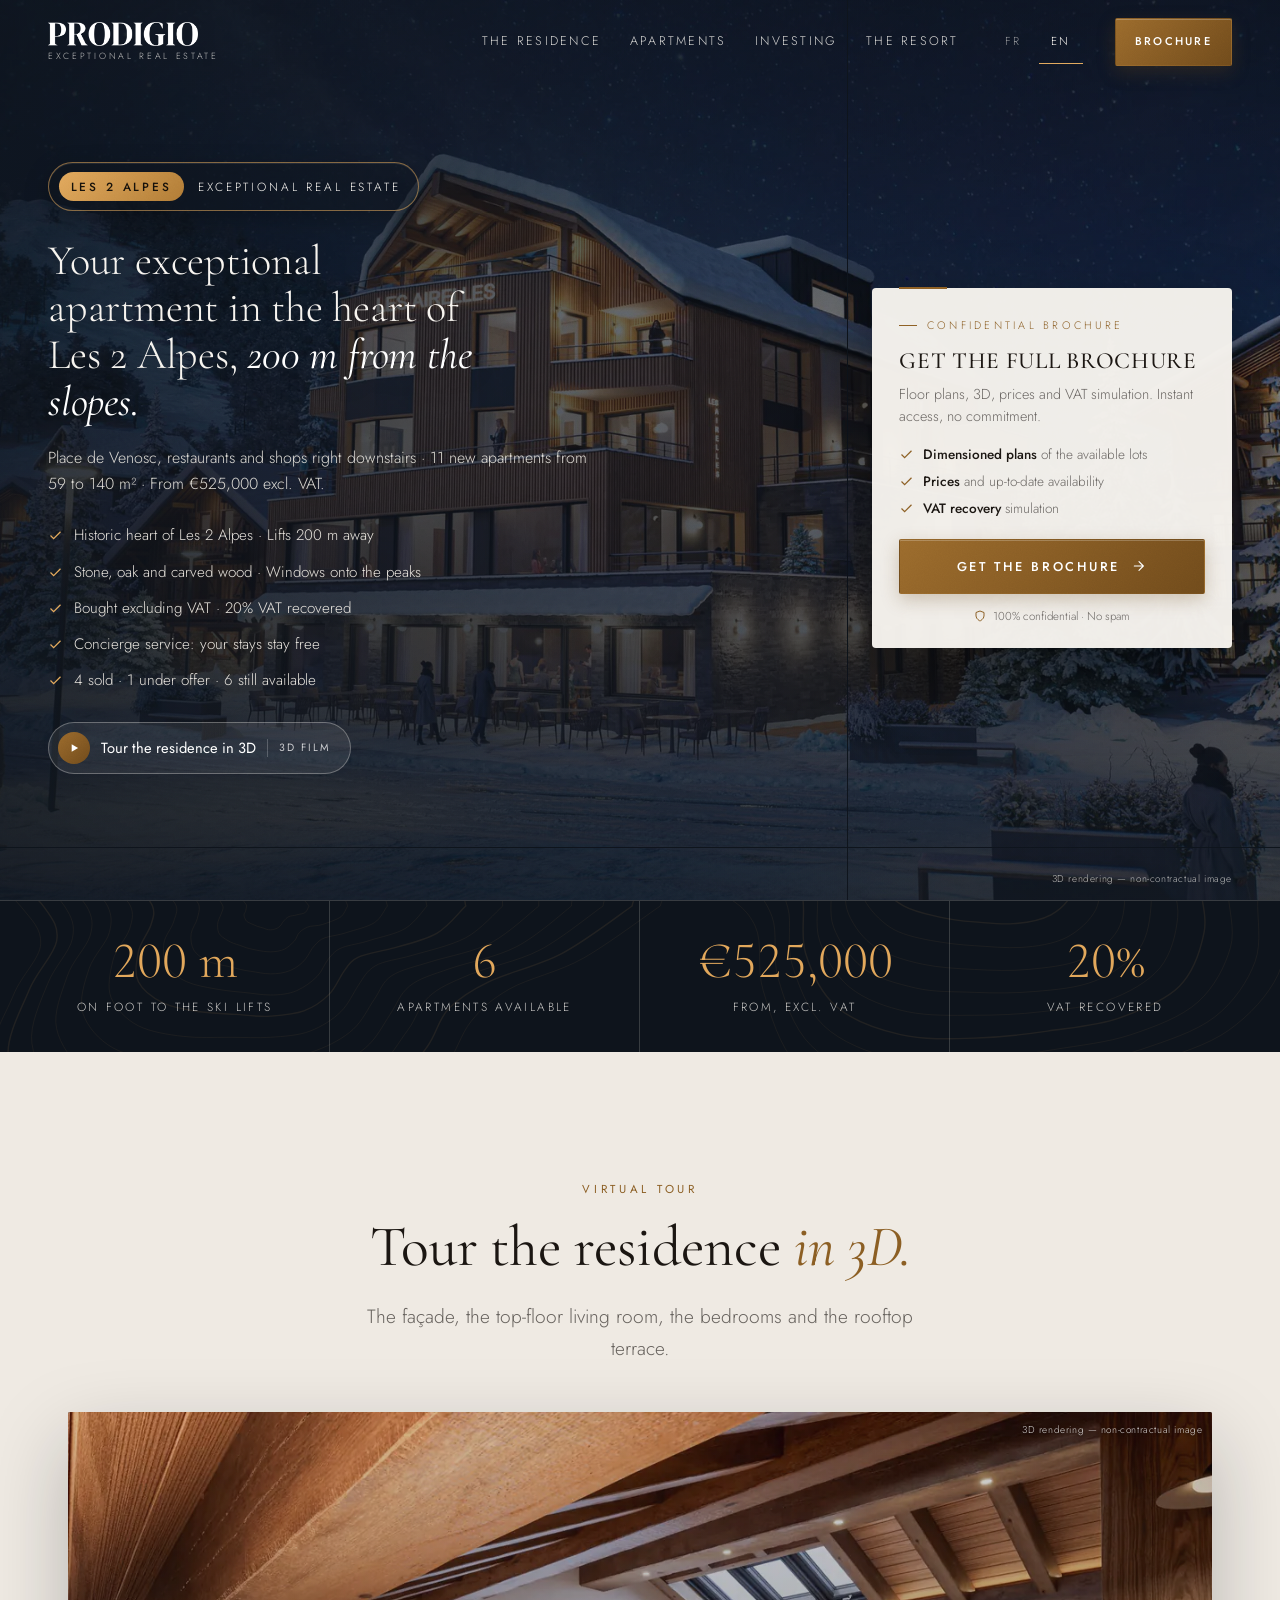
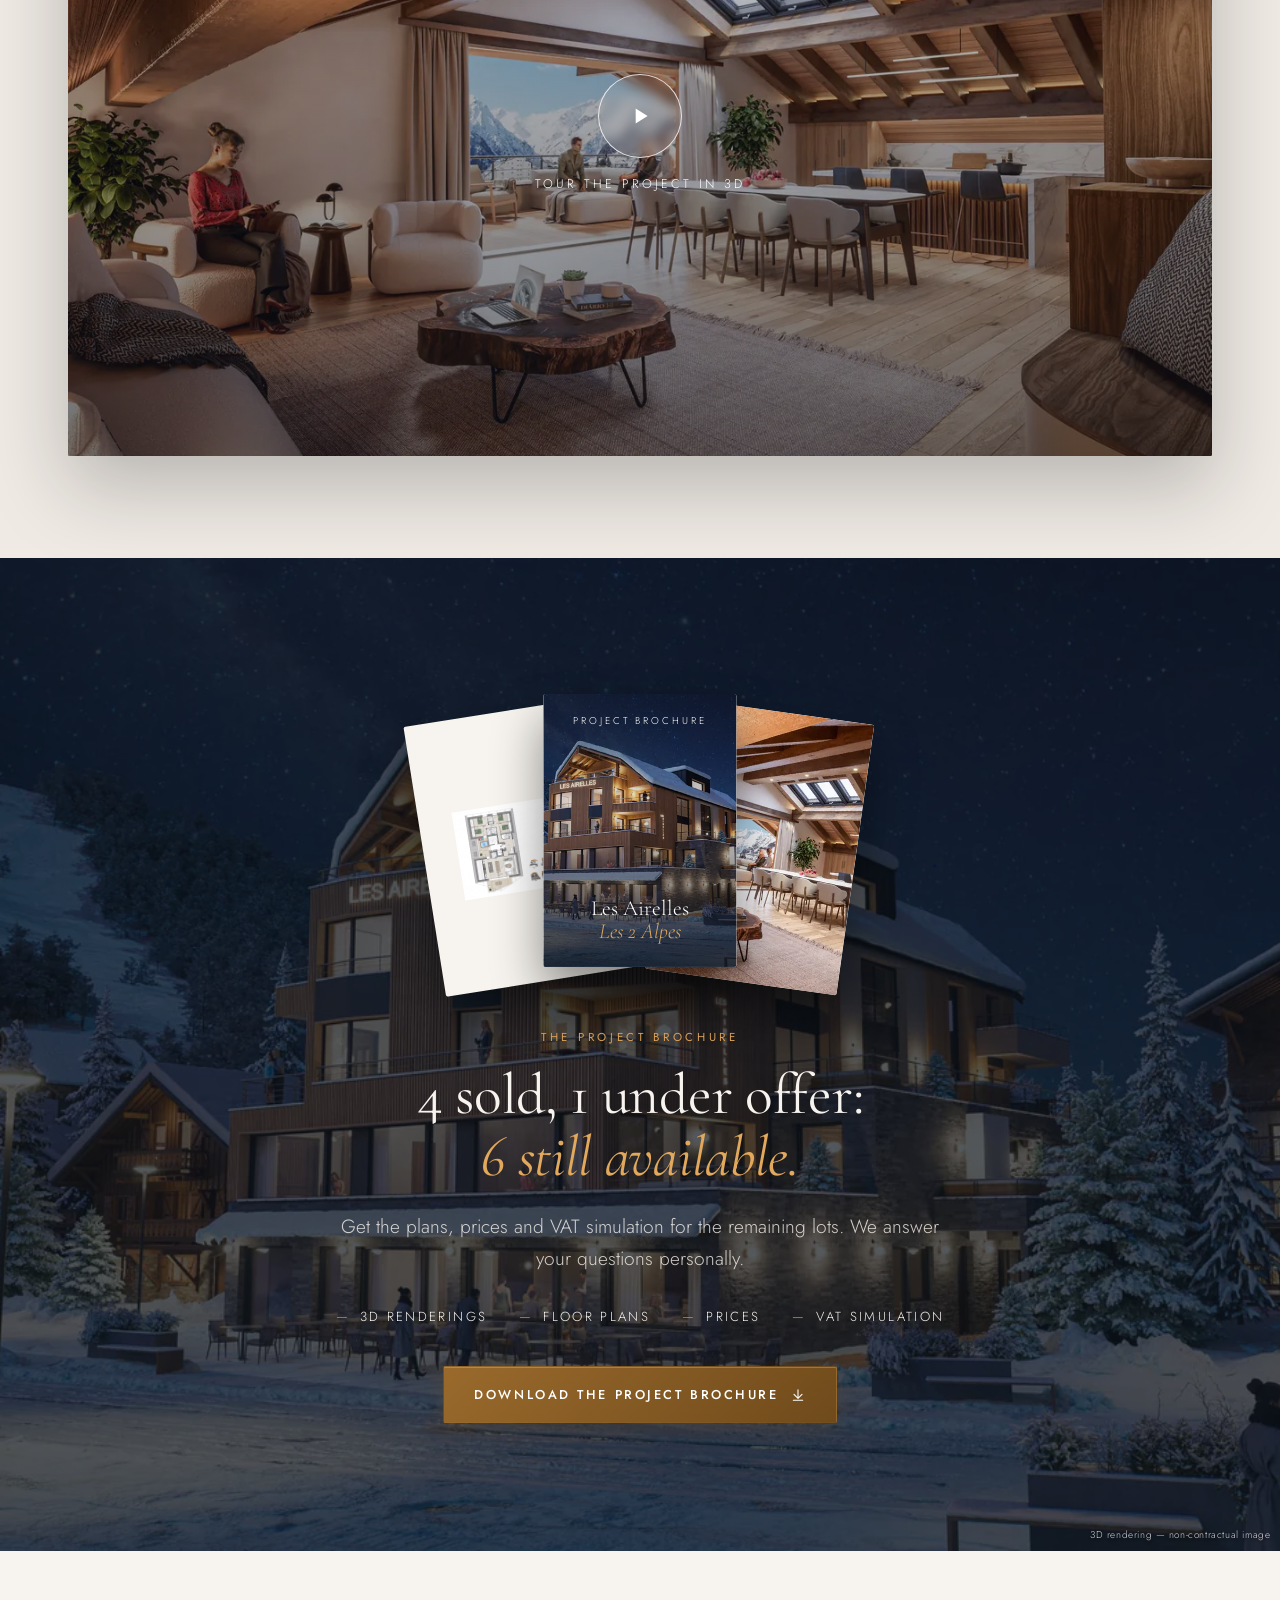
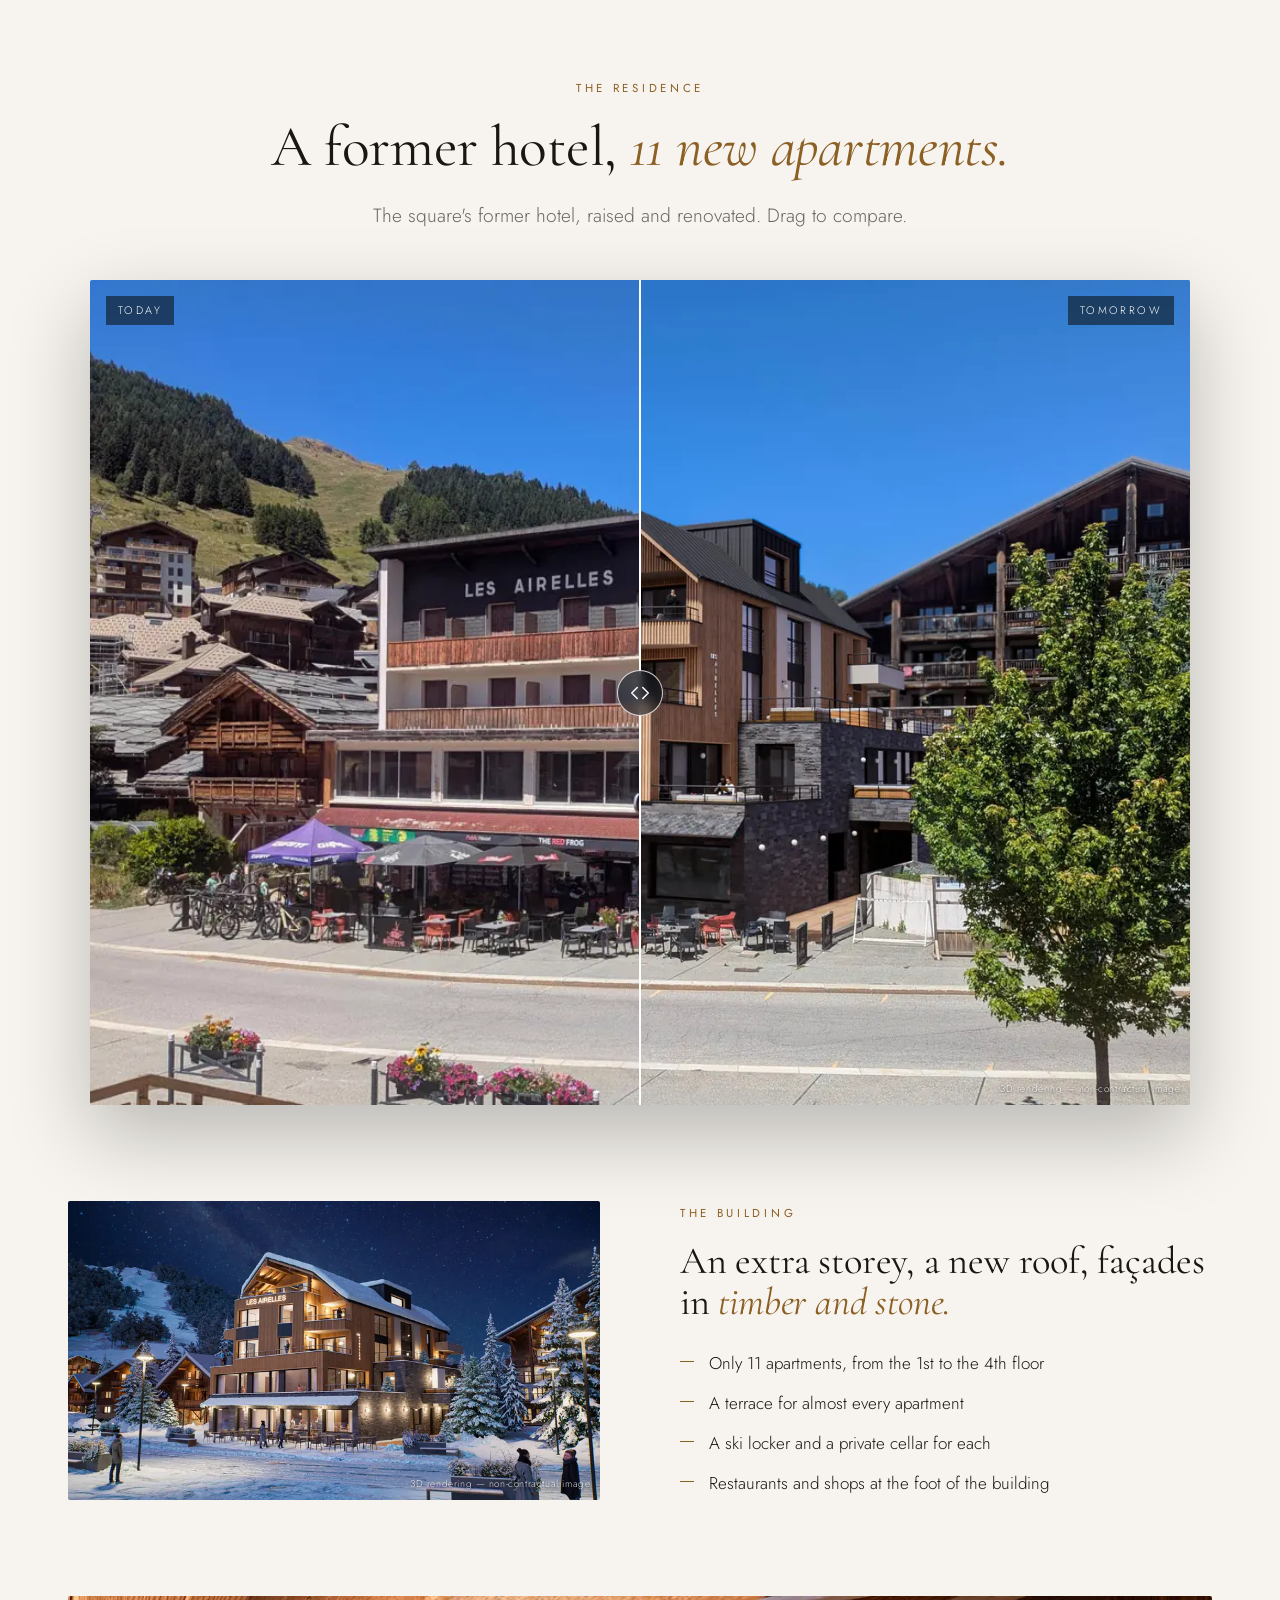
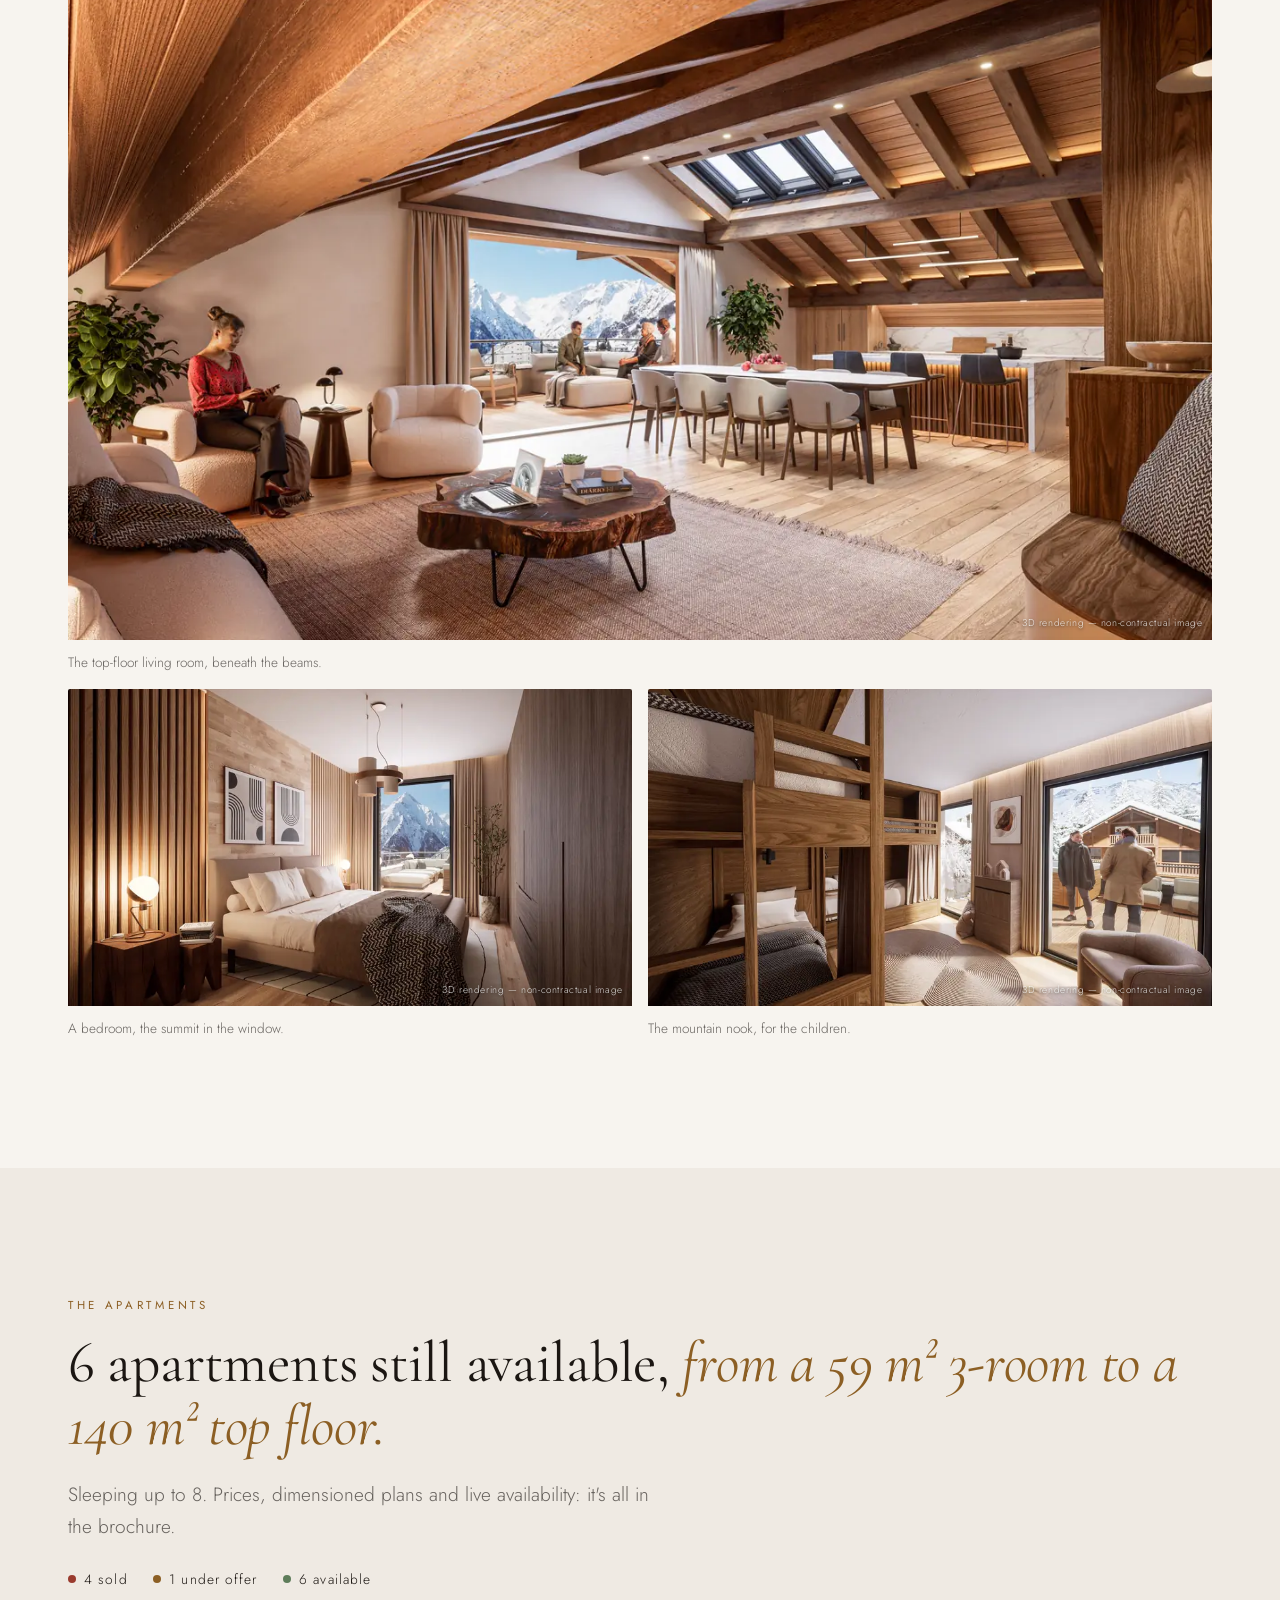
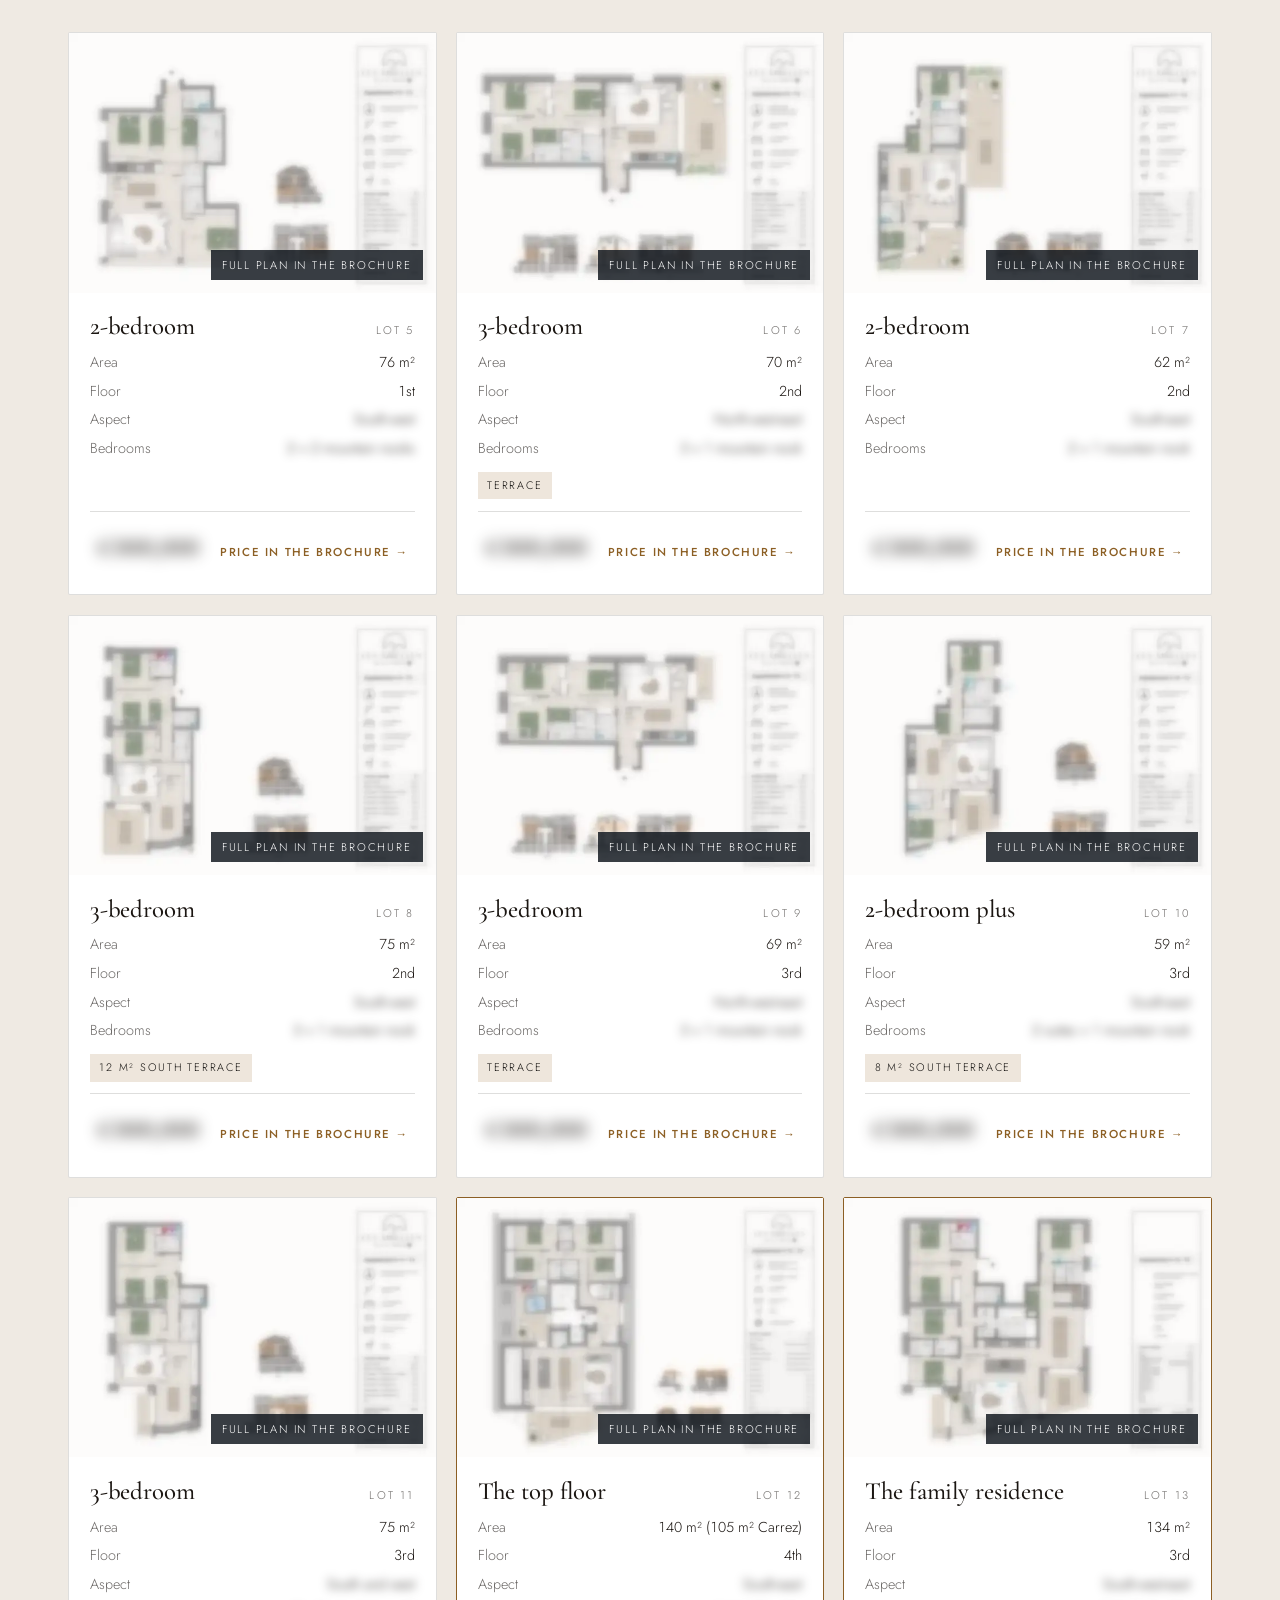
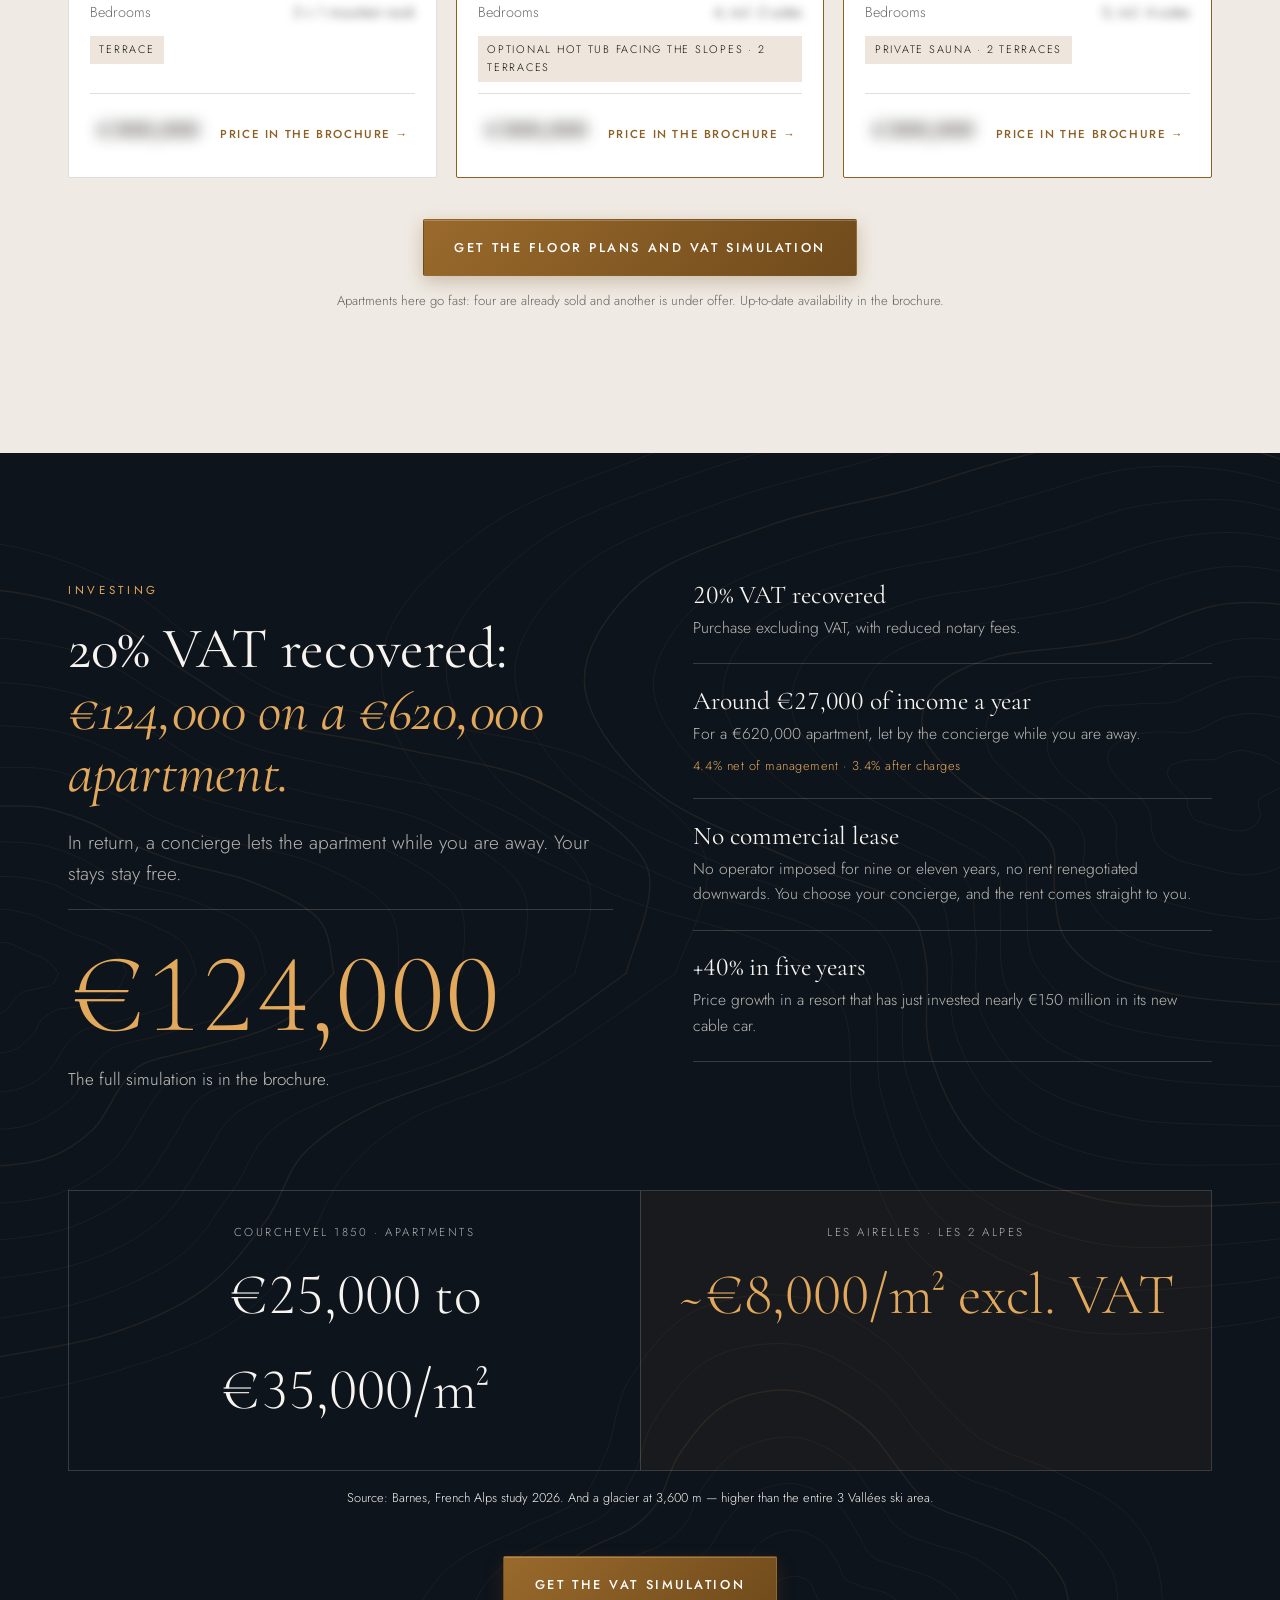
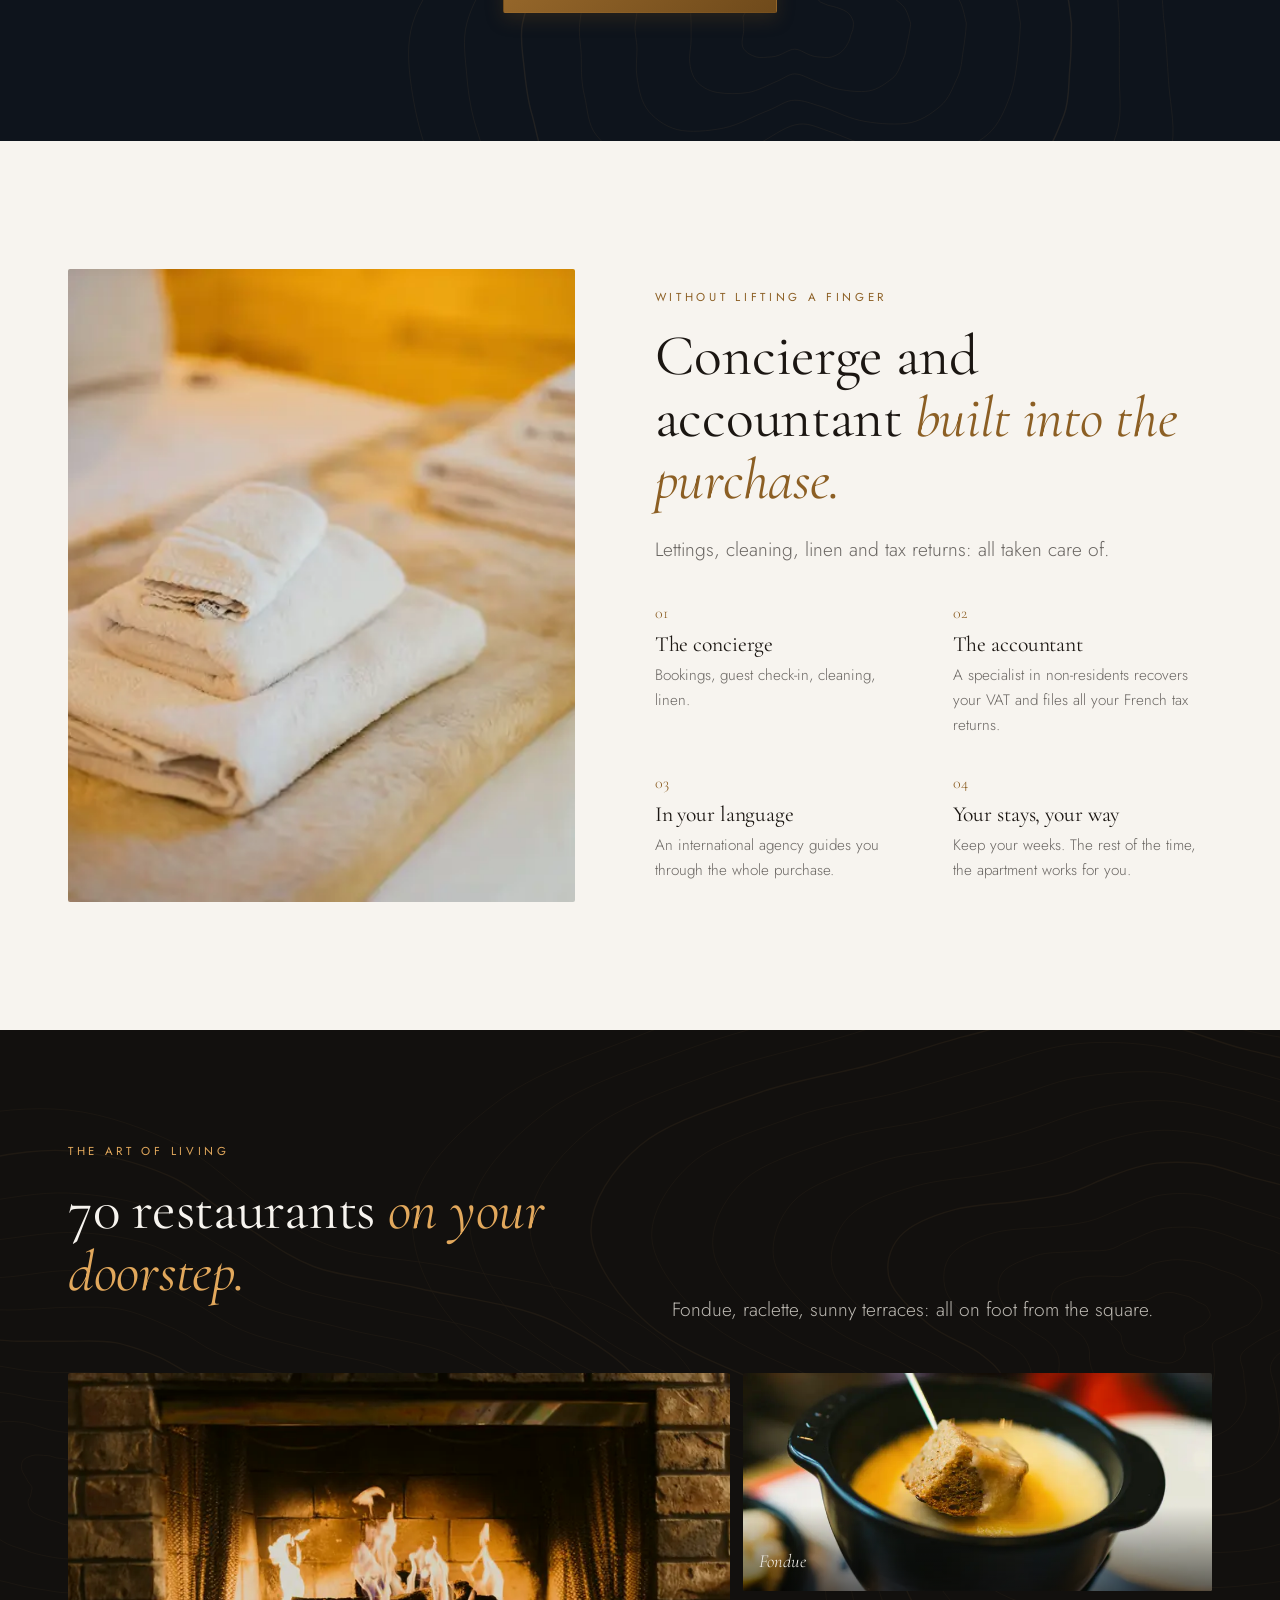
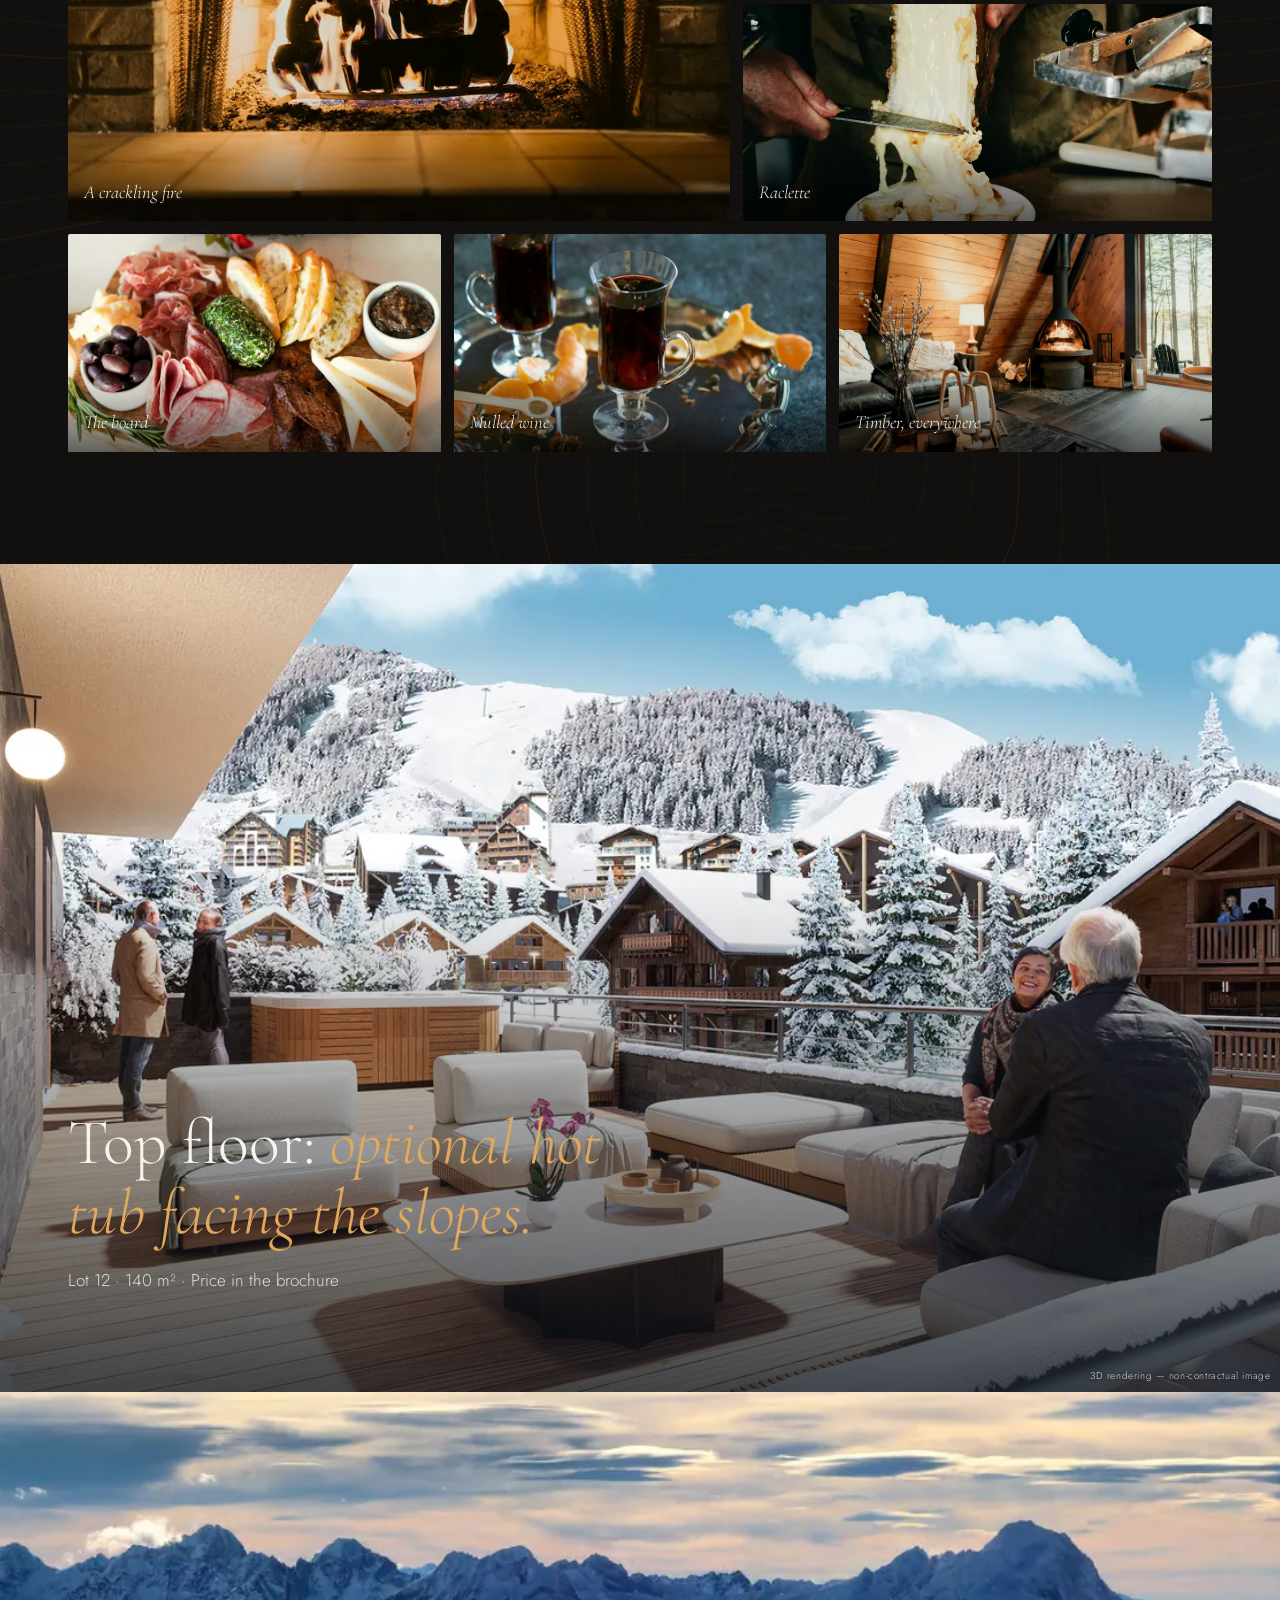
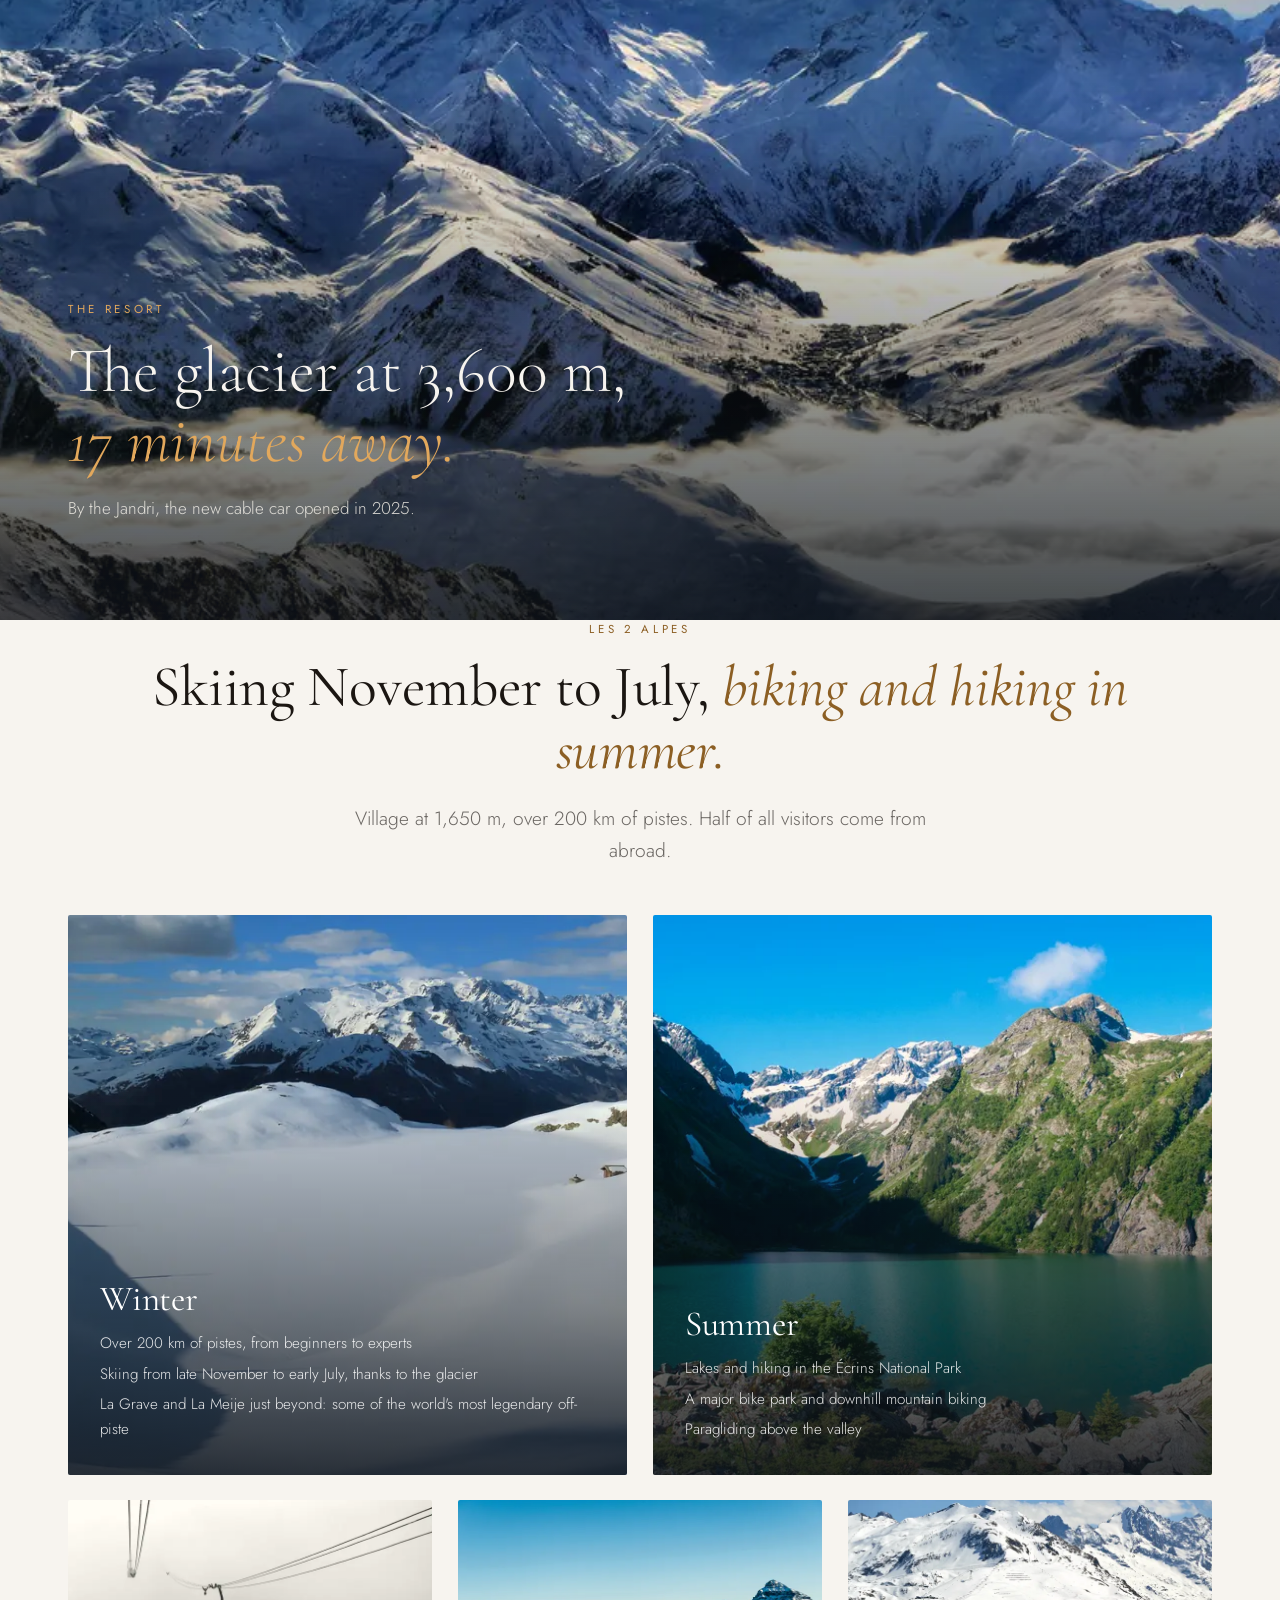
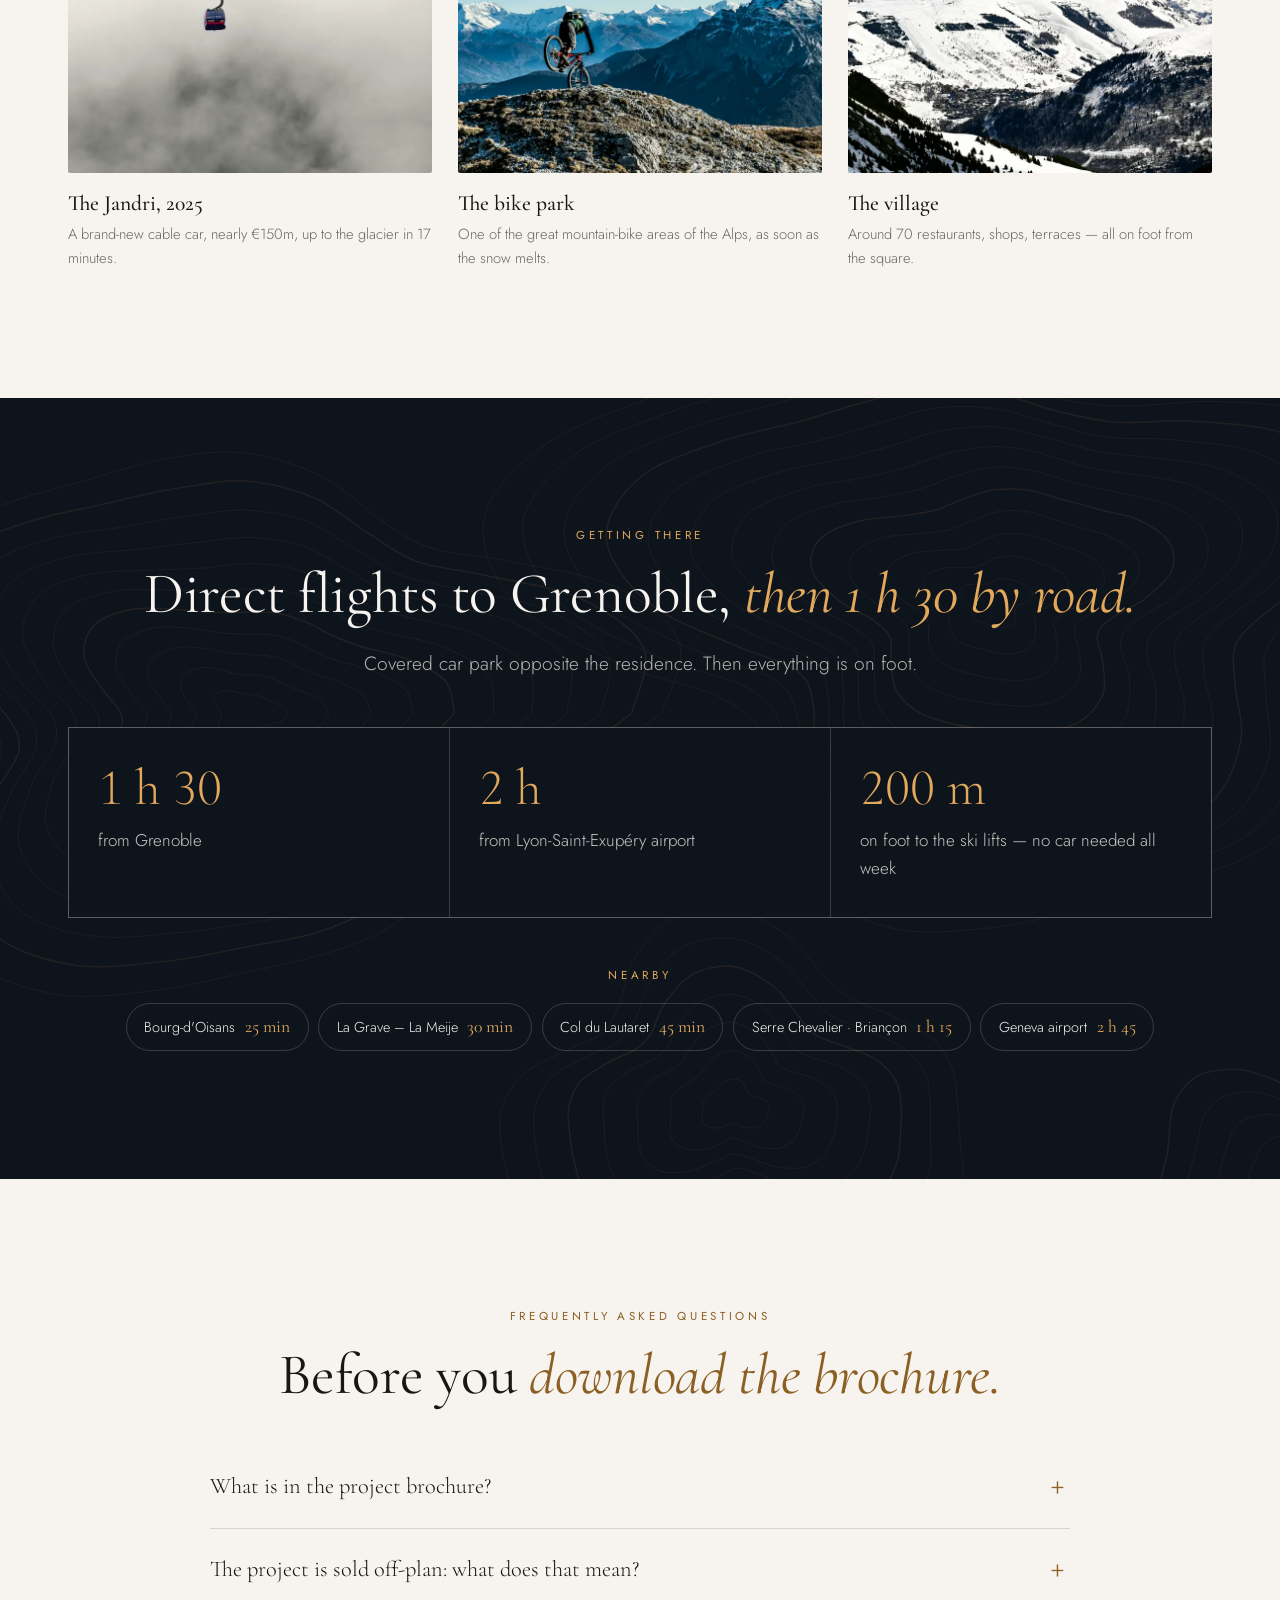
<file: en/index.html>
<!DOCTYPE html>
<html lang="en">
<head>
<meta charset="UTF-8" />
<meta name="viewport" content="width=device-width, initial-scale=1, viewport-fit=cover" />
<title>Les Airelles, Les 2 Alpes — New ski apartments on Place de Venosc, 200 m from the slopes</title>
<meta name="description" content="The former hotel on Place de Venosc becomes a residence of 11 new apartments, 200 m from the lifts in Les 2 Alpes, French Alps. 6 still available, from €525,000 excl. VAT, VAT recoverable. Download the project brochure: 3D, floor plans, prices, VAT simulation." />
<meta name="theme-color" content="#0E141C" />

<link rel="alternate" hreflang="fr" href="https://les-airelles.prodigio.fr/" />
<link rel="alternate" hreflang="en" href="https://les-airelles.prodigio.fr/en/" />
<link rel="alternate" hreflang="x-default" href="https://les-airelles.prodigio.fr/" />

<meta property="og:type" content="website" />
<meta property="og:locale" content="en_GB" />
<meta property="og:title" content="Les Airelles, Les 2 Alpes — new apartments 200 m from the slopes" />
<meta property="og:description" content="Place de Venosc, the historic heart of Les 2 Alpes. From €525,000 excl. VAT, VAT recoverable. Full brochure: 3D, floor plans, prices, VAT simulation." />
<meta property="og:image" content="https://les-airelles.prodigio.fr/assets/img/facade-nuit-1920.webp" />
<meta name="twitter:card" content="summary_large_image" />

<!-- English version. NO language redirect here, ever: the URL's language always wins
     (ads 9 to 12 land directly on /en/, whatever the visitor's browser language). -->

<link rel="preconnect" href="https://fonts.googleapis.com" />
<link rel="preconnect" href="https://fonts.gstatic.com" crossorigin />
<link rel="preload" as="image" href="/assets/img/facade-nuit-828.webp" media="(max-width: 768px)" fetchpriority="high" />
<link rel="preload" as="image" href="/assets/img/facade-nuit-1920.webp" media="(min-width: 769px)" fetchpriority="high" />
<link href="https://fonts.googleapis.com/css2?family=Cormorant+Garamond:ital,wght@0,300;0,400;0,500;1,300;1,400&family=Jost:wght@300;400;500&display=swap" rel="stylesheet" />
<link rel="stylesheet" href="/styles.css" />
<link rel="icon" href="/assets/favicon.svg" type="image/svg+xml" />
</head>
<body>
<a class="skip-link" href="#programme">Skip to content</a>

<!-- ============== NAVIGATION ============== -->
<header class="nav" id="nav">
  <div class="nav__inner">
    <a href="#top" class="nav__brand" aria-label="Prodigio — Les Airelles, Les 2 Alpes">
      <img src="/assets/brand/prodigio-blanc.png" width="1068" height="170" alt="Prodigio" />
      <small>Exceptional real estate</small>
    </a>
    <nav class="nav__links" aria-label="Main navigation">
      <a href="#programme">The residence</a>
      <a href="#appartements">Apartments</a>
      <a href="#investir">Investing</a>
      <a href="#station">The resort</a>
    </nav>
    <div class="nav__lang" aria-label="Language">
      <a href="/" lang="fr" hreflang="fr" data-lang="fr">FR</a>
      <a href="/en/" class="is-active" lang="en" hreflang="en" aria-current="true" data-lang="en">EN</a>
    </div>
    <button class="btn nav__cta js-open-dossier" type="button"><span class="btn__texte">Brochure</span></button>
    <button class="nav__burger" id="navBurger" type="button" aria-label="Menu" aria-expanded="false" aria-controls="navMobile"><span></span><span></span></button>
  </div>
  <nav class="nav__mobile" id="navMobile" aria-label="Mobile navigation">
    <a href="#programme">The residence</a>
    <a href="#appartements">Apartments</a>
    <a href="#investir">Investing</a>
    <a href="#station">The resort</a>
    <div class="nav__lang">
      <a href="/" lang="fr" hreflang="fr" data-lang="fr">Français</a>
      <a href="/en/" class="is-active" lang="en" hreflang="en" aria-current="true" data-lang="en">English</a>
    </div>
    <button class="btn js-open-dossier" type="button"><span class="btn__texte">Download the brochure</span></button>
  </nav>
</header>

<main id="top">

<!-- ============== ACCUEIL ============== -->
<section class="hero" id="hero" data-video="dyifOVyr16M" data-start="17">
  <div class="hero__media">
    <img class="hero__poster"
      src="/assets/img/facade-nuit-1280.webp"
      srcset="/assets/img/facade-nuit-828.webp 828w, /assets/img/facade-nuit-1280.webp 1280w, /assets/img/facade-nuit-1920.webp 1920w, /assets/img/facade-nuit-2560.webp 2560w"
      sizes="100vw" width="2560" height="1440" fetchpriority="high"
      alt="Les Airelles residence at night under the snow, Place de Venosc, Les 2 Alpes" />
    <div class="hero__overlay"></div>
  </div>
  <div class="hero__content hero__grid">
    <div class="hero__left">
      <p class="hero__kicker"><span>Les 2 Alpes</span><span>Exceptional real estate</span></p>
      <h1>Your exceptional apartment in the heart of Les 2&nbsp;Alpes, <em>200&nbsp;m from the slopes.</em></h1>
      <p class="hero__sub">Place de Venosc, restaurants and shops right downstairs · 11 new apartments from 59 to 140 m² · From €525,000 excl. VAT.</p>
      <ul class="hero__features">
          <li><svg width="15" height="15" viewBox="0 0 24 24" fill="none" stroke="currentColor" stroke-width="2" aria-hidden="true"><path d="M20 6L9 17l-5-5"/></svg>Historic heart of Les 2 Alpes · Lifts 200 m away</li>
          <li><svg width="15" height="15" viewBox="0 0 24 24" fill="none" stroke="currentColor" stroke-width="2" aria-hidden="true"><path d="M20 6L9 17l-5-5"/></svg>Stone, oak and carved wood · Windows onto the peaks</li>
          <li><svg width="15" height="15" viewBox="0 0 24 24" fill="none" stroke="currentColor" stroke-width="2" aria-hidden="true"><path d="M20 6L9 17l-5-5"/></svg>Bought excluding VAT · 20% VAT recovered</li>
          <li><svg width="15" height="15" viewBox="0 0 24 24" fill="none" stroke="currentColor" stroke-width="2" aria-hidden="true"><path d="M20 6L9 17l-5-5"/></svg>Concierge service: your stays stay free</li>
          <li><svg width="15" height="15" viewBox="0 0 24 24" fill="none" stroke="currentColor" stroke-width="2" aria-hidden="true"><path d="M20 6L9 17l-5-5"/></svg>4 sold · 1 under offer · 6 still available</li>
      </ul>
      <a class="hero__visite js-goto-film" href="#visite">
        <span class="hero__visite__rond" aria-hidden="true"><svg width="14" height="14" viewBox="0 0 24 24" fill="currentColor"><path d="M8 5.5v13l11-6.5z"/></svg></span>
        Tour the residence in 3D
        <span class="hero__visite__tag">3D film</span>
      </a>
    </div>
    <aside class="hero__card">
      <div class="hero__card-eye">Confidential brochure</div>
      <h2 class="hero__card-h">Get the full brochure</h2>
      <p class="hero__card-lede">Floor plans, 3D, prices and VAT simulation. Instant access, no commitment.</p>
      <ul class="hero__card-perks">
          <li><svg width="15" height="15" viewBox="0 0 24 24" fill="none" stroke="currentColor" stroke-width="2" aria-hidden="true"><path d="M20 6L9 17l-5-5"/></svg><span><strong>Dimensioned plans</strong> of the available lots</span></li>
          <li><svg width="15" height="15" viewBox="0 0 24 24" fill="none" stroke="currentColor" stroke-width="2" aria-hidden="true"><path d="M20 6L9 17l-5-5"/></svg><span><strong>Prices</strong> and up-to-date availability</span></li>
          <li><svg width="15" height="15" viewBox="0 0 24 24" fill="none" stroke="currentColor" stroke-width="2" aria-hidden="true"><path d="M20 6L9 17l-5-5"/></svg><span><strong>VAT recovery</strong> simulation</span></li>
      </ul>
      <button class="btn btn--block js-open-dossier" type="button"><span class="btn__texte">Get the brochure</span><svg viewBox="0 0 24 24" fill="none" stroke="currentColor" stroke-width="1.7" stroke-linecap="round" stroke-linejoin="round" aria-hidden="true"><path d="M5 12h13M12 5.5 18.5 12 12 18.5"/></svg></button>
      <p class="hero__card-trust"><svg width="12" height="12" viewBox="0 0 24 24" fill="none" stroke="currentColor" stroke-width="2" aria-hidden="true"><path d="M12 22s8-4 8-10V5l-8-3-8 3v7c0 6 8 10 8 10z"/></svg>100% confidential · No spam</p>
    </aside>
  </div>
  <span class="mention3d-hero">3D rendering — non-contractual image</span>
</section>

<!-- ============== PREUVES ============== -->
<section class="figures" aria-label="The project in figures">
  <ul class="wrap">
    <li><strong>200 m</strong><span>on foot to the ski lifts</span></li>
    <li><strong>6</strong><span>apartments available</span></li>
    <li><strong>€525,000</strong><span>from, excl. VAT</span></li>
    <li><strong>20%</strong><span>VAT recovered</span></li>
  </ul>
</section>

<!-- ============== VISITE 3D ============== -->
<section class="section visite" id="visite">
  <div class="wrap">
    <div class="center reveal">
      <span class="eyebrow">Virtual tour</span>
      <h2 class="h2">Tour the residence <em>in 3D.</em></h2>
      <p class="lede">The façade, the top-floor living room, the bedrooms and the rooftop terrace.</p>
    </div>
    <div class="film reveal" id="film" data-src="/assets/video/airelles-film-3d-720.mp4">
      <img src="/assets/img/sejour-1280.webp" srcset="/assets/img/sejour-828.webp 828w, /assets/img/sejour-1280.webp 1280w, /assets/img/sejour-1920.webp 1920w" sizes="(max-width: 1240px) 100vw, 1200px" width="1920" height="1080" loading="lazy" decoding="async" alt="" />
      <button type="button" class="js-play-film" aria-label="Play the 3D film of the project">
        <span class="play"><svg width="26" height="26" viewBox="0 0 24 24" fill="#fff" aria-hidden="true"><path d="M8 5v14l11-7z"/></svg></span>
        Tour the project in 3D
      </button>
      <span class="mention3d" data-mention="3D rendering — non-contractual image" style="position:absolute;inset:0;z-index:3;pointer-events:none"></span>
    </div>
  </div>
</section>

<!-- ============== DOSSIER (après la visite) ============== -->
<section class="section final" id="dossier">
  <img src="/assets/img/facade-nuit-1280.webp" srcset="/assets/img/facade-nuit-828.webp 828w, /assets/img/facade-nuit-1280.webp 1280w, /assets/img/facade-nuit-1920.webp 1920w" sizes="100vw" width="1920" height="1080" loading="lazy" decoding="async" alt="" />
  <div class="wrap reveal">
    <div class="dossier-preview" aria-hidden="true">
      <div class="dp dp--plan"><img src="/assets/plans/lot-12-apercu-560.webp" width="560" height="396" loading="lazy" decoding="async" alt="" /></div>
      <div class="dp dp--int"><img src="/assets/img/sejour-828.webp" width="828" height="466" loading="lazy" decoding="async" alt="" /></div>
      <div class="dp dp--cover"><img src="/assets/img/facade-nuit-828.webp" width="828" height="466" loading="lazy" decoding="async" alt="" /><span class="t1">PROJECT BROCHURE</span><span class="t2">Les Airelles<br /><em>Les 2 Alpes</em></span></div>
    </div>
    <span class="eyebrow">The project brochure</span>
    <h2 class="h2">4 sold, 1 under offer: <em>6&nbsp;still available.</em></h2>
    <p class="lede">Get the plans, prices and VAT simulation for the remaining lots. We answer your questions personally.</p>
    <ul class="dossier-list">
      <li>3D renderings</li><li>Floor plans</li><li>Prices</li><li>VAT simulation</li>
    </ul>
    <button class="btn js-open-dossier" type="button"><span class="btn__texte">Download the project brochure</span><svg viewBox="0 0 24 24" fill="none" stroke="currentColor" stroke-width="1.6" stroke-linecap="round" stroke-linejoin="round" aria-hidden="true"><path d="M12 4v12M6 11l6 6 6-6M5 20h14"/></svg>
    </button>
  </div>
  <span class="mention3d" data-mention="3D rendering — non-contractual image" style="position:absolute;inset:0;z-index:3;pointer-events:none"></span>
</section>

<!-- ============== LE PROGRAMME ============== -->
<section class="section" id="programme">
  <div class="wrap">
    <div class="center reveal">
      <span class="eyebrow">The residence</span>
      <h2 class="h2">A former hotel, <em>11 new apartments.</em></h2>
      <p class="lede">The square's former hotel, raised and renovated. Drag to compare.</p>
    </div>

    <div class="ba reveal" style="--pos: 50%">
      <img src="/assets/img/facade-avant-1000.webp" srcset="/assets/img/facade-avant-828.webp 828w, /assets/img/facade-avant-1000.webp 1000w" sizes="(max-width: 1100px) 100vw, 1100px" width="1000" height="750" loading="lazy" decoding="async" alt="The current façade of the Hôtel Les Airelles, in summer" />
      <img class="ba__after" src="/assets/img/facade-apres-1280.webp" srcset="/assets/img/facade-apres-828.webp 828w, /assets/img/facade-apres-1280.webp 1280w, /assets/img/facade-apres-1920.webp 1920w" sizes="(max-width: 1100px) 100vw, 1100px" width="1920" height="1440" loading="lazy" decoding="async" alt="The same façade renovated, 3D rendering: extra storey, timber and stone" />
      <span class="ba__line"></span>
      <span class="ba__tag ba__tag--before">Today</span>
      <span class="ba__tag ba__tag--after">Tomorrow</span>
      <span class="mention3d" data-mention="3D rendering — non-contractual image" style="position:absolute;inset:0;pointer-events:none"></span>
      <input type="range" min="0" max="100" value="50" aria-label="Compare the current and renovated façade" />
    </div>

    <div class="prog__intro" style="margin-top: clamp(4rem, 8vw, 6rem)">
      <div class="media mention3d reveal" data-mention="3D rendering — non-contractual image">
        <img src="/assets/img/facade-nuit-1280.webp" srcset="/assets/img/facade-nuit-828.webp 828w, /assets/img/facade-nuit-1280.webp 1280w, /assets/img/facade-nuit-1920.webp 1920w" sizes="(max-width: 860px) 100vw, 50vw" width="1280" height="720" loading="lazy" decoding="async" alt="Les Airelles at night, timber and stone façade under the snow" />
      </div>
      <div class="reveal">
        <span class="eyebrow">The building</span>
        <h3 class="h2" style="font-size: clamp(1.8rem, 3vw, 2.6rem)">An extra storey, a new roof, façades in <em>timber and stone.</em></h3>
        <ul class="checks">
          <li>Only 11 apartments, from the 1st to the 4th floor</li>
          <li>A terrace for almost every apartment</li>
          <li>A ski locker and a private cellar for each</li>
          <li>Restaurants and shops at the foot of the building</li>
        </ul>
      </div>
    </div>

    <div class="interior">
      <figure class="i-big reveal">
        <div class="view-insert mention3d" data-mention="3D rendering — non-contractual image">
          <img src="/assets/img/sejour-1280.webp" srcset="/assets/img/sejour-828.webp 828w, /assets/img/sejour-1280.webp 1280w, /assets/img/sejour-1920.webp 1920w, /assets/img/sejour-2560.webp 2560w" sizes="(max-width: 1240px) 100vw, 1200px" width="1920" height="1080" loading="lazy" decoding="async" alt="Top-floor living room beneath the timber roof, picture window onto the peaks" />
        </div>
        <figcaption>The top-floor living room, beneath the beams.</figcaption>
      </figure>
      <figure class="i-half reveal">
        <div class="mention3d" data-mention="3D rendering — non-contractual image"><img src="/assets/img/chambre-1280.webp" srcset="/assets/img/chambre-828.webp 828w, /assets/img/chambre-1280.webp 1280w" sizes="(max-width: 860px) 100vw, 50vw" width="1280" height="720" loading="lazy" decoding="async" alt="Bedroom with a view of a snowy summit" /></div>
        <figcaption>A bedroom, the summit in the window.</figcaption>
      </figure>
      <figure class="i-half reveal">
        <div class="mention3d" data-mention="3D rendering — non-contractual image"><img src="/assets/img/coin-montagne-1280.webp" srcset="/assets/img/coin-montagne-828.webp 828w, /assets/img/coin-montagne-1280.webp 1280w" sizes="(max-width: 860px) 100vw, 50vw" width="1280" height="720" loading="lazy" decoding="async" alt="Mountain nook with timber bunk beds and a picture window" /></div>
        <figcaption>The mountain nook, for the children.</figcaption>
      </figure>
    </div>
  </div>
</section>

<!-- ============== LES APPARTEMENTS ============== -->
<section class="section" id="appartements" style="background: var(--neige-2)">
  <div class="wrap">
    <div class="reveal">
      <span class="eyebrow">The apartments</span>
      <h2 class="h2">6 apartments still available, <em>from a 59&nbsp;m² 3-room to a 140&nbsp;m² top floor.</em></h2>
      <p class="lede">Sleeping up to 8. Prices, dimensioned plans and live availability: it's all in the brochure.</p>
      <div class="status">
        <span class="sold"><i></i>4 sold</span>
        <span class="offer"><i></i>1 under offer</span>
        <span class="free"><i></i>6 available</span>
      </div>
    </div>

    <div class="lots">
      <article class="lot reveal">
        <div class="lot__plan"><img src="/assets/plans/lot-05-flou-640.webp" width="640" height="452" loading="lazy" decoding="async" alt="Blurred floor plan of lot 5" /><span>Full plan in the brochure</span></div>
        <div class="lot__body">
          <div class="lot__top"><h3>2-bedroom</h3><small>Lot 5</small></div>
          <dl><dt>Area</dt><dd>76 m²</dd><dt>Floor</dt><dd>1st</dd><dt>Aspect</dt><dd class="flou" aria-hidden="true">South-west</dd><dt>Bedrooms</dt><dd class="flou" aria-hidden="true">2 + 2 mountain nooks</dd></dl>
          <button class="lot__price lot__price--lock js-open-dossier" type="button"><strong aria-hidden="true">€000,000</strong><span>Price in the brochure →</span></button>
        </div>
      </article>
      <article class="lot reveal">
        <div class="lot__plan"><img src="/assets/plans/lot-06-flou-640.webp" width="640" height="452" loading="lazy" decoding="async" alt="Blurred floor plan of lot 6" /><span>Full plan in the brochure</span></div>
        <div class="lot__body">
          <div class="lot__top"><h3>3-bedroom</h3><small>Lot 6</small></div>
          <dl><dt>Area</dt><dd>70 m²</dd><dt>Floor</dt><dd>2nd</dd><dt>Aspect</dt><dd class="flou" aria-hidden="true">North-west-east</dd><dt>Bedrooms</dt><dd class="flou" aria-hidden="true">3 + 1 mountain nook</dd></dl>
          <span class="lot__tag">Terrace</span>
          <button class="lot__price lot__price--lock js-open-dossier" type="button"><strong aria-hidden="true">€000,000</strong><span>Price in the brochure →</span></button>
        </div>
      </article>
      <article class="lot reveal">
        <div class="lot__plan"><img src="/assets/plans/lot-07-flou-640.webp" width="640" height="452" loading="lazy" decoding="async" alt="Blurred floor plan of lot 7" /><span>Full plan in the brochure</span></div>
        <div class="lot__body">
          <div class="lot__top"><h3>2-bedroom</h3><small>Lot 7</small></div>
          <dl><dt>Area</dt><dd>62 m²</dd><dt>Floor</dt><dd>2nd</dd><dt>Aspect</dt><dd class="flou" aria-hidden="true">South-east</dd><dt>Bedrooms</dt><dd class="flou" aria-hidden="true">2 + 1 mountain nook</dd></dl>
          <button class="lot__price lot__price--lock js-open-dossier" type="button"><strong aria-hidden="true">€000,000</strong><span>Price in the brochure →</span></button>
        </div>
      </article>
      <article class="lot reveal">
        <div class="lot__plan"><img src="/assets/plans/lot-08-flou-640.webp" width="640" height="452" loading="lazy" decoding="async" alt="Blurred floor plan of lot 8" /><span>Full plan in the brochure</span></div>
        <div class="lot__body">
          <div class="lot__top"><h3>3-bedroom</h3><small>Lot 8</small></div>
          <dl><dt>Area</dt><dd>75 m²</dd><dt>Floor</dt><dd>2nd</dd><dt>Aspect</dt><dd class="flou" aria-hidden="true">South-west</dd><dt>Bedrooms</dt><dd class="flou" aria-hidden="true">3 + 1 mountain nook</dd></dl>
          <span class="lot__tag">12 m² south terrace</span>
          <button class="lot__price lot__price--lock js-open-dossier" type="button"><strong aria-hidden="true">€000,000</strong><span>Price in the brochure →</span></button>
        </div>
      </article>
      <article class="lot reveal">
        <div class="lot__plan"><img src="/assets/plans/lot-09-flou-640.webp" width="640" height="452" loading="lazy" decoding="async" alt="Blurred floor plan of lot 9" /><span>Full plan in the brochure</span></div>
        <div class="lot__body">
          <div class="lot__top"><h3>3-bedroom</h3><small>Lot 9</small></div>
          <dl><dt>Area</dt><dd>69 m²</dd><dt>Floor</dt><dd>3rd</dd><dt>Aspect</dt><dd class="flou" aria-hidden="true">North-west-east</dd><dt>Bedrooms</dt><dd class="flou" aria-hidden="true">3 + 1 mountain nook</dd></dl>
          <span class="lot__tag">Terrace</span>
          <button class="lot__price lot__price--lock js-open-dossier" type="button"><strong aria-hidden="true">€000,000</strong><span>Price in the brochure →</span></button>
        </div>
      </article>
      <article class="lot reveal">
        <div class="lot__plan"><img src="/assets/plans/lot-10-flou-640.webp" width="640" height="452" loading="lazy" decoding="async" alt="Blurred floor plan of lot 10" /><span>Full plan in the brochure</span></div>
        <div class="lot__body">
          <div class="lot__top"><h3>2-bedroom plus</h3><small>Lot 10</small></div>
          <dl><dt>Area</dt><dd>59 m²</dd><dt>Floor</dt><dd>3rd</dd><dt>Aspect</dt><dd class="flou" aria-hidden="true">South-east</dd><dt>Bedrooms</dt><dd class="flou" aria-hidden="true">2 suites + 1 mountain nook</dd></dl>
          <span class="lot__tag">8 m² south terrace</span>
          <button class="lot__price lot__price--lock js-open-dossier" type="button"><strong aria-hidden="true">€000,000</strong><span>Price in the brochure →</span></button>
        </div>
      </article>
      <article class="lot reveal">
        <div class="lot__plan"><img src="/assets/plans/lot-11-flou-640.webp" width="640" height="452" loading="lazy" decoding="async" alt="Blurred floor plan of lot 11" /><span>Full plan in the brochure</span></div>
        <div class="lot__body">
          <div class="lot__top"><h3>3-bedroom</h3><small>Lot 11</small></div>
          <dl><dt>Area</dt><dd>75 m²</dd><dt>Floor</dt><dd>3rd</dd><dt>Aspect</dt><dd class="flou" aria-hidden="true">South and west</dd><dt>Bedrooms</dt><dd class="flou" aria-hidden="true">3 + 1 mountain nook</dd></dl>
          <span class="lot__tag">Terrace</span>
          <button class="lot__price lot__price--lock js-open-dossier" type="button"><strong aria-hidden="true">€000,000</strong><span>Price in the brochure →</span></button>
        </div>
      </article>
      <article class="lot lot--star reveal">
        <div class="lot__plan"><img src="/assets/plans/lot-12-flou-640.webp" width="640" height="452" loading="lazy" decoding="async" alt="Blurred floor plan of lot 12" /><span>Full plan in the brochure</span></div>
        <div class="lot__body">
          <div class="lot__top"><h3>The top floor</h3><small>Lot 12</small></div>
          <dl><dt>Area</dt><dd>140 m² (105 m² Carrez)</dd><dt>Floor</dt><dd>4th</dd><dt>Aspect</dt><dd class="flou" aria-hidden="true">South-east</dd><dt>Bedrooms</dt><dd class="flou" aria-hidden="true">4, incl. 2 suites</dd></dl>
          <span class="lot__tag">Optional hot tub facing the slopes · 2 terraces</span>
          <button class="lot__price lot__price--lock js-open-dossier" type="button"><strong aria-hidden="true">€000,000</strong><span>Price in the brochure →</span></button>
        </div>
      </article>
      <article class="lot lot--star reveal">
        <div class="lot__plan"><img src="/assets/plans/lot-13-flou-640.webp" width="640" height="452" loading="lazy" decoding="async" alt="Blurred floor plan of lot 13" /><span>Full plan in the brochure</span></div>
        <div class="lot__body">
          <div class="lot__top"><h3>The family residence</h3><small>Lot 13</small></div>
          <dl><dt>Area</dt><dd>134 m²</dd><dt>Floor</dt><dd>3rd</dd><dt>Aspect</dt><dd class="flou" aria-hidden="true">South-west-east</dd><dt>Bedrooms</dt><dd class="flou" aria-hidden="true">5, incl. 4 suites</dd></dl>
          <span class="lot__tag">Private sauna · 2 terraces</span>
          <button class="lot__price lot__price--lock js-open-dossier" type="button"><strong aria-hidden="true">€000,000</strong><span>Price in the brochure →</span></button>
        </div>
      </article>
    </div>

    <div class="lots__cta reveal">
      <button class="btn js-open-dossier" type="button"><span class="btn__texte">Get the floor plans and VAT simulation</span></button>
      <p class="cta-note">Apartments here go fast: four are already sold and another is under offer. Up-to-date availability in the brochure.</p>
    </div>
  </div>
</section>

<!-- ============== INVESTIR ============== -->
<section class="section section--dark" id="investir">
  <div class="wrap">
    <div class="invest">
      <div class="reveal">
        <span class="eyebrow">Investing</span>
        <h2 class="h2">20% VAT recovered: <em>€124,000 on a&nbsp;€620,000 apartment.</em></h2>
        <p class="lede">In return, a concierge lets the apartment while you are away. Your stays stay free.</p>
        <div class="bigfig">
          <strong>€124,000</strong>
          <p>The full simulation is in the brochure.</p>
        </div>
      </div>
      <ul class="invest__list reveal">
        <li>
          <h3>20% VAT recovered</h3>
          <p>Purchase excluding VAT, with reduced notary fees.</p>
        </li>
        <li>
          <h3>Around €27,000 of income a year</h3>
          <p>For a €620,000 apartment, let by the concierge while you are away.</p>
          <span class="fine">4.4% net of management · 3.4% after charges</span>
        </li>
        <li>
          <h3>No commercial lease</h3>
          <p>No operator imposed for nine or eleven years, no rent renegotiated downwards. You choose your concierge, and the rent comes straight to you.</p>
        </li>
        <li>
          <h3>+40% in five years</h3>
          <p>Price growth in a resort that has just invested nearly €150 million in its new cable car.</p>
        </li>
      </ul>
    </div>

    <div class="compare reveal">
      <div><small>Courchevel 1850 · apartments</small><strong>€25,000 to €35,000/m²</strong></div>
      <div><small>Les Airelles · Les 2 Alpes</small><strong>~€8,000/m² excl. VAT</strong></div>
    </div>
    <p class="compare-note reveal">Source: Barnes, French Alps study 2026. And a glacier at 3,600 m — higher than the entire 3 Vallées ski area.</p>

    <div class="center reveal" style="margin-top: 3rem">
      <button class="btn js-open-dossier" type="button"><span class="btn__texte">Get the VAT simulation</span></button>
    </div>
  </div>
</section>

<!-- ============== SERVICE ============== -->
<section class="section">
  <div class="wrap service">
    <div class="service__img reveal">
      <img src="/assets/img/serviettes-1280.webp" srcset="/assets/img/serviettes-828.webp 828w, /assets/img/serviettes-1280.webp 1280w" sizes="(max-width: 860px) 100vw, 45vw" width="1280" height="853" loading="lazy" decoding="async" alt="Folded towels on a freshly made bed, hotel-style" />
    </div>
    <div class="reveal">
      <span class="eyebrow">Without lifting a finger</span>
      <h2 class="h2">Concierge and accountant <em>built into the purchase.</em></h2>
      <p class="lede">Lettings, cleaning, linen and tax returns: all taken care of.</p>
      <div class="service__grid">
        <div><span class="num">01</span><h3>The concierge</h3><p>Bookings, guest check-in, cleaning, linen.</p></div>
        <div><span class="num">02</span><h3>The accountant</h3><p>A specialist in non-residents recovers your VAT and files all your French tax returns.</p></div>
        <div><span class="num">03</span><h3>In your language</h3><p>An international agency guides you through the whole purchase.</p></div>
        <div><span class="num">04</span><h3>Your stays, your way</h3><p>Keep your weeks. The rest of the time, the apartment works for you.</p></div>
      </div>
    </div>
  </div>
</section>

<!-- ============== ART DE VIVRE ============== -->
<section class="tablee">
  <div class="wrap">
    <div class="tablee__head reveal">
      <div>
        <span class="eyebrow">The art of living</span>
        <h2 class="h2">70 restaurants <em>on your doorstep.</em></h2>
      </div>
      <p class="lede">Fondue, raclette, sunny terraces: all on foot from the square.</p>
    </div>
    <div class="mosaic reveal">
      <figure class="m1">
        <img src="/assets/img/feu-cheminee-1280.webp" srcset="/assets/img/feu-cheminee-828.webp 828w, /assets/img/feu-cheminee-1280.webp 1280w" sizes="(max-width: 760px) 100vw, 58vw" width="1280" height="853" loading="lazy" decoding="async" alt="Log fire in a stone fireplace" />
        <figcaption>A crackling fire</figcaption>
      </figure>
      <figure class="m2">
        <img src="/assets/img/fondue-828.webp" srcset="/assets/img/fondue-828.webp 828w, /assets/img/fondue-1280.webp 1280w" sizes="(max-width: 760px) 50vw, 42vw" width="828" height="552" loading="lazy" decoding="async" alt="Bread dipped into a cheese fondue" />
        <figcaption>Fondue</figcaption>
      </figure>
      <figure class="m3">
        <img src="/assets/img/raclette-828.webp" srcset="/assets/img/raclette-828.webp 828w, /assets/img/raclette-1280.webp 1280w" sizes="(max-width: 760px) 50vw, 42vw" width="828" height="552" loading="lazy" decoding="async" alt="Melted raclette poured over potatoes" />
        <figcaption>Raclette</figcaption>
      </figure>
      <figure class="m4">
        <img src="/assets/img/planche-828.webp" sizes="(max-width: 760px) 50vw, 33vw" width="828" height="552" loading="lazy" decoding="async" alt="Charcuterie and cheese board" />
        <figcaption>The board</figcaption>
      </figure>
      <figure class="m5">
        <img src="/assets/img/vin-chaud-828.webp" sizes="(max-width: 760px) 50vw, 33vw" width="828" height="552" loading="lazy" decoding="async" alt="Glasses of spiced mulled wine with orange" />
        <figcaption>Mulled wine</figcaption>
      </figure>
      <figure class="m6">
        <img src="/assets/img/chalet-feu-828.webp" srcset="/assets/img/chalet-feu-828.webp 828w, /assets/img/chalet-feu-1280.webp 1280w" sizes="(max-width: 760px) 100vw, 33vw" width="828" height="552" loading="lazy" decoding="async" alt="Timber chalet interior with a lit stove" />
        <figcaption>Timber, everywhere</figcaption>
      </figure>
    </div>
  </div>
</section>
<section class="scene">
  <img src="/assets/img/terrasse-1280.webp"
    srcset="/assets/img/terrasse-828.webp 828w, /assets/img/terrasse-1280.webp 1280w, /assets/img/terrasse-1920.webp 1920w"
    sizes="100vw" width="1920" height="1080" loading="lazy" decoding="async" alt="Top-floor terrace with hot tub, facing the snowy slopes" />
  <div class="wrap scene__text reveal">
    <p class="big">Top floor: <em>optional hot tub facing the slopes.</em></p>
    <p class="small">Lot 12 · 140 m² · Price in the brochure</p>
  </div>
  <span class="mention3d" data-mention="3D rendering — non-contractual image" style="position:absolute;inset:0;z-index:3;pointer-events:none"></span>
</section>

<!-- ============== LA STATION ============== -->
<section class="scene">
  <img src="/assets/img/2alpes-mer-nuages-1280.webp"
    srcset="/assets/img/2alpes-mer-nuages-828.webp 828w, /assets/img/2alpes-mer-nuages-1280.webp 1280w, /assets/img/2alpes-mer-nuages-1920.webp 1920w, /assets/img/2alpes-mer-nuages-2560.webp 2560w"
    sizes="100vw" width="1920" height="794" loading="lazy" decoding="async" alt="A sea of clouds beneath the peaks, seen from the Les 2 Alpes ski area" />
  <div class="wrap scene__text reveal">
    <span class="eyebrow">The resort</span>
    <p class="big">The glacier at 3,600 m, <em>17 minutes away.</em></p>
    <p class="small">By the Jandri, the new cable car opened in 2025.</p>
  </div>
</section>
<section class="section" id="station" style="padding-top: 0">
  <div class="wrap">
    <div class="center reveal">
      <span class="eyebrow">Les 2 Alpes</span>
      <h2 class="h2">Skiing November to July, <em>biking and hiking in summer.</em></h2>
      <p class="lede">Village at 1,650 m, over 200 km of pistes. Half of all visitors come from abroad.</p>
    </div>
    <div class="seasons">
      <article class="season reveal">
        <img src="/assets/img/2alpes-glacier-1280.webp" srcset="/assets/img/2alpes-glacier-828.webp 828w, /assets/img/2alpes-glacier-1280.webp 1280w" sizes="(max-width: 860px) 100vw, 50vw" width="1280" height="960" loading="lazy" decoding="async" alt="The Les 2 Alpes glacier facing the Écrins peaks" />
        <div class="season__body">
          <h3>Winter</h3>
          <ul>
            <li>Over 200 km of pistes, from beginners to experts</li>
            <li>Skiing from late November to early July, thanks to the glacier</li>
            <li>La Grave and La Meije just beyond: some of the world's most legendary off-piste</li>
          </ul>
        </div>
      </article>
      <article class="season reveal">
        <img src="/assets/img/lac-ete-1280.webp" srcset="/assets/img/lac-ete-828.webp 828w, /assets/img/lac-ete-1280.webp 1280w" sizes="(max-width: 860px) 100vw, 50vw" width="1280" height="853" loading="lazy" decoding="async" alt="Lake Lauvitel in summer, Écrins National Park" />
        <div class="season__body">
          <h3>Summer</h3>
          <ul>
            <li>Lakes and hiking in the Écrins National Park</li>
            <li>A major bike park and downhill mountain biking</li>
            <li>Paragliding above the valley</li>
          </ul>
        </div>
      </article>
    </div>
    <div class="station-strip">
      <figure class="reveal">
        <div><img src="/assets/img/telepherique-828.webp" srcset="/assets/img/telepherique-828.webp 828w, /assets/img/telepherique-1280.webp 1280w" sizes="(max-width: 860px) 100vw, 33vw" width="828" height="550" loading="lazy" decoding="async" alt="Cable car cabin above the clouds" /></div>
        <figcaption><strong>The Jandri, 2025</strong>A brand-new cable car, nearly €150m, up to the glacier in 17 minutes.</figcaption>
      </figure>
      <figure class="reveal">
        <div><img src="/assets/img/vtt-828.webp" srcset="/assets/img/vtt-828.webp 828w, /assets/img/vtt-1280.webp 1280w" sizes="(max-width: 860px) 100vw, 33vw" width="828" height="552" loading="lazy" decoding="async" alt="Mountain biker on a rock facing the peaks" /></div>
        <figcaption><strong>The bike park</strong>One of the great mountain-bike areas of the Alps, as soon as the snow melts.</figcaption>
      </figure>
      <figure class="reveal">
        <div><img src="/assets/img/2alpes-station-hiver-828.webp" srcset="/assets/img/2alpes-station-hiver-828.webp 828w, /assets/img/2alpes-station-hiver-1280.webp 1280w" sizes="(max-width: 860px) 100vw, 33vw" width="828" height="552" loading="lazy" decoding="async" alt="The Les 2 Alpes resort in winter, in its valley" /></div>
        <figcaption><strong>The village</strong>Around 70 restaurants, shops, terraces — all on foot from the square.</figcaption>
      </figure>
    </div>
  </div>
</section>

<!-- ============== ACCÈS ============== -->
<section class="section section--dark">
  <div class="wrap">
    <div class="center reveal">
      <span class="eyebrow">Getting there</span>
      <h2 class="h2">Direct flights to Grenoble, <em>then 1 h 30 by road.</em></h2>
      <p class="lede">Covered car park opposite the residence. Then everything is on foot.</p>
    </div>
    <div class="access reveal">
      <div><strong>1 h 30</strong><span>from Grenoble</span></div>
      <div><strong>2 h</strong><span>from Lyon-Saint-Exupéry airport</span></div>
      <div><strong>200 m</strong><span>on foot to the ski lifts — no car needed all week</span></div>
    </div>
    <div class="proches reveal"><span class="eyebrow">Nearby</span><ul><li><span>Bourg-d'Oisans</span><strong>25&nbsp;min</strong></li><li><span>La Grave – La Meije</span><strong>30&nbsp;min</strong></li><li><span>Col du Lautaret</span><strong>45&nbsp;min</strong></li><li><span>Serre Chevalier · Briançon</span><strong>1&nbsp;h&nbsp;15</strong></li><li><span>Geneva airport</span><strong>2&nbsp;h&nbsp;45</strong></li></ul></div>
  </div>
</section>

<!-- ============== FAQ ============== -->
<section class="section">
  <div class="wrap">
    <div class="center reveal" style="margin-bottom: 2.5rem">
      <span class="eyebrow">Frequently asked questions</span>
      <h2 class="h2">Before you <em>download the brochure.</em></h2>
    </div>
    <div class="faq reveal">
      <details>
        <summary>What is in the project brochure?</summary>
        <p>The 3D renderings, the sales floor plan of every available apartment, the price list and the VAT recovery simulation.</p>
      </details>
      <details>
        <summary>The project is sold off-plan: what does that mean?</summary>
        <p>Construction has not started yet. Interior images are non-contractual 3D renderings. It is also when the choice is widest: four apartments are already sold and one is under offer.</p>
      </details>
      <details>
        <summary>How does VAT recovery work?</summary>
        <p>The apartment is run with hotel-style services: when you are away, a concierge rents it out. In return, you buy excluding VAT and recover the 20% VAT, with reduced notary fees. You keep your stays whenever you like.</p>
      </details>
      <details>
        <summary>I live outside France — is it complicated?</summary>
        <p>No. A chartered accountant specialising in non-residents recovers your VAT and files your French returns, the concierge handles the rentals, and an international agency guides you through the whole purchase, in your language.</p>
      </details>
    </div>
  </div>
</section>


</main>

<footer class="footer">
  <div class="wrap">
    <div>
      <strong>LES AIRELLES</strong>
      <p>Place de Venosc, 38860 Les 2 Alpes, France. A residence of 11 new apartments, sold off-plan.</p>
    </div>
    <p>3D renderings and lifestyle photographs are non-contractual. Prices excluding VAT, subject to availability. Indicative yields, net of management then after charges, not guaranteed. Resort photos: Gilles Perréal (CC BY-SA 3.0), Rémih (CC BY-SA 4.0), Romaric Juvanon (CC BY-SA 4.0), DimiTalen (CC0), via Wikimedia Commons, retouched. Homepage video: “Les 2 Alpes – Winter teaser 26/27”, © <a href="https://www.youtube.com/watch?v=dyifOVyr16M" target="_blank" rel="noopener">Les 2 Alpes</a>. 3D film: edited from the project's 3D renderings.</p>
    <p class="footer__legal">SCCV Les Airelles aux 2 Alpes · 20 rue de la Turbine, 13008 Marseille, France · RCS Marseille 943 628 701 · <a href="mailto:contact@lesairellesaux2alpes.com">contact@lesairellesaux2alpes.com</a> · <a href="/en/legal-notice/">Legal notice</a></p>
  </div>
</footer>

<!-- Mobile sticky button -->
<div class="sticky-cta" id="stickyCta" aria-hidden="true">
  <button class="btn js-open-dossier" type="button" tabindex="-1"><span class="btn__texte">Download the brochure</span></button>
</div>

<!-- ============== BROCHURE MODAL ============== -->
<div class="modal" id="dossierModal" role="dialog" aria-modal="true" aria-labelledby="modalTitle" aria-hidden="true">
  <div class="modal__backdrop js-close-modal"></div>
  <div class="modal__panel">
    <button class="modal__close js-close-modal" type="button" aria-label="Close">×</button>
    <div class="modal__head">
      <span class="eyebrow" style="color: var(--ambre)">Les Airelles, Les 2 Alpes</span>
      <h3 id="modalTitle">The project brochure</h3>
      <p>3D renderings, floor plans, prices and the VAT simulation.</p>
      <ul class="modal__perks"><li>Detailed plans of the 9 units</li><li>Up-to-date price list</li><li>VAT recovery simulation</li></ul>
      <p class="modal__trust">100% confidential · Personal reply</p>
    </div>
    <div class="modal__form" id="dossierForm">
      <!-- ===== PRODIGIO OS FORM (EN) =====
           Paste here the embed code from the "Formulaire acquéreur" screen.
           Do not build anything by hand: the form comes from the CRM. -->
      <iframe id="prodigio-form" src="https://go.prodigio.fr/bien/les-airelles-aux-2-alpes/interet?lang=en" title="Request the brochure" loading="lazy" style="width:100%;border:0;min-height:520px;display:block"></iframe>
      <script>
        window.addEventListener("message", function (e) {
          var f = document.getElementById("prodigio-form");
          if (!f || !e.data || e.source !== f.contentWindow) return;
          if (e.data.type === "prodigio:buyer-form:height") {
            if (typeof e.data.height !== "number" || e.data.height <= 0) return;
            f.style.height = e.data.height + "px";
            return;
          }
          if (e.data.type === "prodigio:buyer-form:brochure") {
            // On ne se deplace que chez soi : jamais vers une origine tierce.
            try {
              var u = new URL(e.data.url, window.location.href);
              if (u.origin !== window.location.origin) return;
              window.location.href = u.href;
            } catch (err) {}
          }
        });
      </script>
    </div>
  </div>
</div>

<script src="/main.js" defer></script>
</body>
</html>
</file>
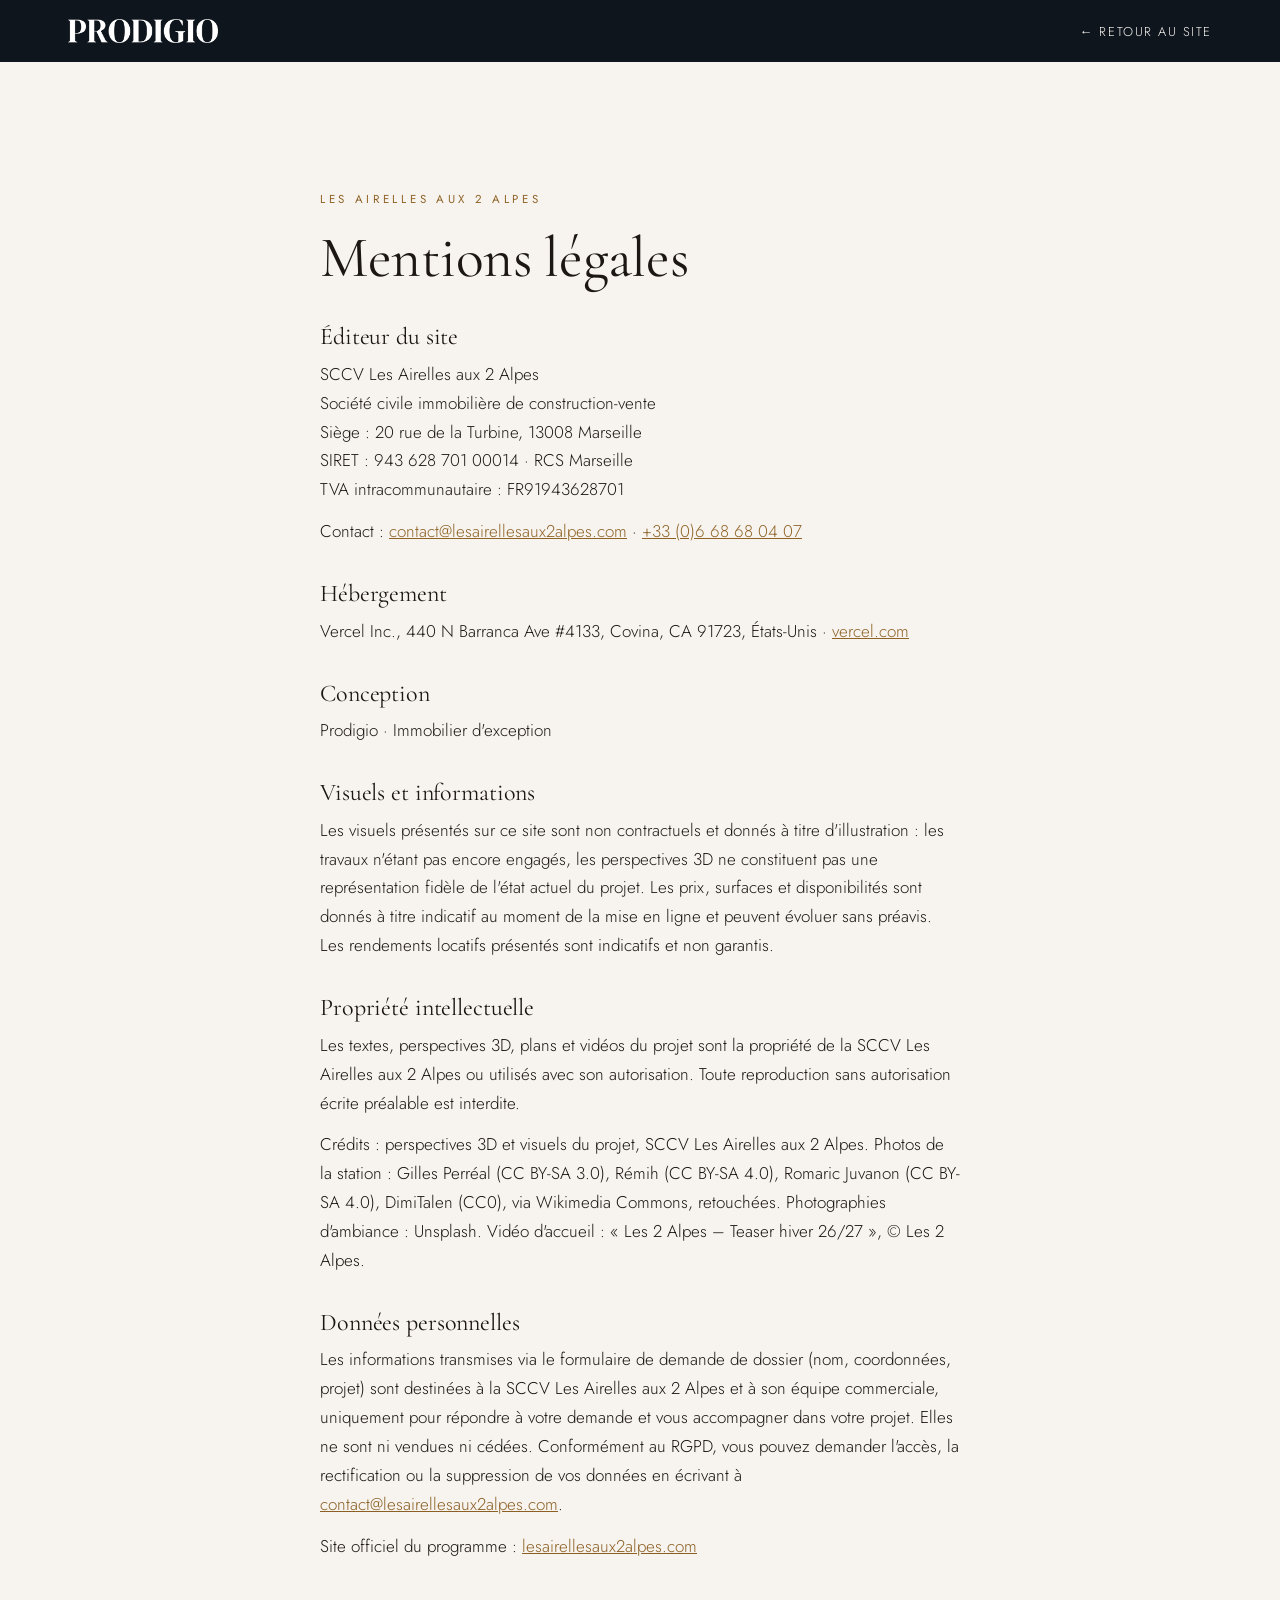
<file: mentions-legales/index.html>
<!DOCTYPE html>
<html lang="fr">
<head>
<meta charset="UTF-8" />
<meta name="viewport" content="width=device-width, initial-scale=1, viewport-fit=cover" />
<title>Mentions légales — Les Airelles aux 2 Alpes</title>
<meta name="robots" content="noindex, follow" />
<meta name="theme-color" content="#0E141C" />
<link rel="preconnect" href="https://fonts.googleapis.com" />
<link rel="preconnect" href="https://fonts.gstatic.com" crossorigin />
<link href="https://fonts.googleapis.com/css2?family=Cormorant+Garamond:ital,wght@0,300;0,400;0,500;1,300;1,400&family=Jost:wght@300;400;500&display=swap" rel="stylesheet" />
<link rel="stylesheet" href="/styles.css" />
<link rel="icon" href="/assets/favicon.svg" type="image/svg+xml" />
</head>
<body class="legal">
<header class="legal__top"><div class="wrap"><a href="/"><img src="/assets/brand/prodigio-blanc.png" alt="Prodigio" width="150" /></a><a class="legal__back" href="/">← Retour au site</a></div></header>
<main class="section"><div class="wrap legal__body">
<span class="eyebrow">Les Airelles aux 2 Alpes</span>
<h1 class="h2">Mentions légales</h1>

<h2>Éditeur du site</h2>
<p>SCCV Les Airelles aux 2 Alpes<br />Société civile immobilière de construction-vente<br />Siège : 20 rue de la Turbine, 13008 Marseille<br />SIRET : 943 628 701 00014 · RCS Marseille<br />TVA intracommunautaire : FR91943628701</p>
<p>Contact : <a href="mailto:contact@lesairellesaux2alpes.com">contact@lesairellesaux2alpes.com</a> · <a href="tel:+33668680407">+33 (0)6 68 68 04 07</a></p>
<h2>Hébergement</h2>
<p>Vercel Inc., 440 N Barranca Ave #4133, Covina, CA 91723, États-Unis · <a href="https://vercel.com" target="_blank" rel="noopener">vercel.com</a></p>
<h2>Conception</h2>
<p>Prodigio · Immobilier d'exception</p>
<h2>Visuels et informations</h2>
<p>Les visuels présentés sur ce site sont non contractuels et donnés à titre d'illustration : les travaux n'étant pas encore engagés, les perspectives 3D ne constituent pas une représentation fidèle de l'état actuel du projet. Les prix, surfaces et disponibilités sont donnés à titre indicatif au moment de la mise en ligne et peuvent évoluer sans préavis. Les rendements locatifs présentés sont indicatifs et non garantis.</p>
<h2>Propriété intellectuelle</h2>
<p>Les textes, perspectives 3D, plans et vidéos du projet sont la propriété de la SCCV Les Airelles aux 2 Alpes ou utilisés avec son autorisation. Toute reproduction sans autorisation écrite préalable est interdite.</p>
<p>Crédits : perspectives 3D et visuels du projet, SCCV Les Airelles aux 2 Alpes. Photos de la station : Gilles Perréal (CC BY-SA 3.0), Rémih (CC BY-SA 4.0), Romaric Juvanon (CC BY-SA 4.0), DimiTalen (CC0), via Wikimedia Commons, retouchées. Photographies d'ambiance : Unsplash. Vidéo d'accueil : « Les 2 Alpes – Teaser hiver 26/27 », © Les 2 Alpes.</p>
<h2>Données personnelles</h2>
<p>Les informations transmises via le formulaire de demande de dossier (nom, coordonnées, projet) sont destinées à la SCCV Les Airelles aux 2 Alpes et à son équipe commerciale, uniquement pour répondre à votre demande et vous accompagner dans votre projet. Elles ne sont ni vendues ni cédées. Conformément au RGPD, vous pouvez demander l'accès, la rectification ou la suppression de vos données en écrivant à <a href="mailto:contact@lesairellesaux2alpes.com">contact@lesairellesaux2alpes.com</a>.</p>
<p>Site officiel du programme : <a href="https://www.lesairellesaux2alpes.com/" target="_blank" rel="noopener">lesairellesaux2alpes.com</a></p>
</div></main>
</body>
</html>
</file>
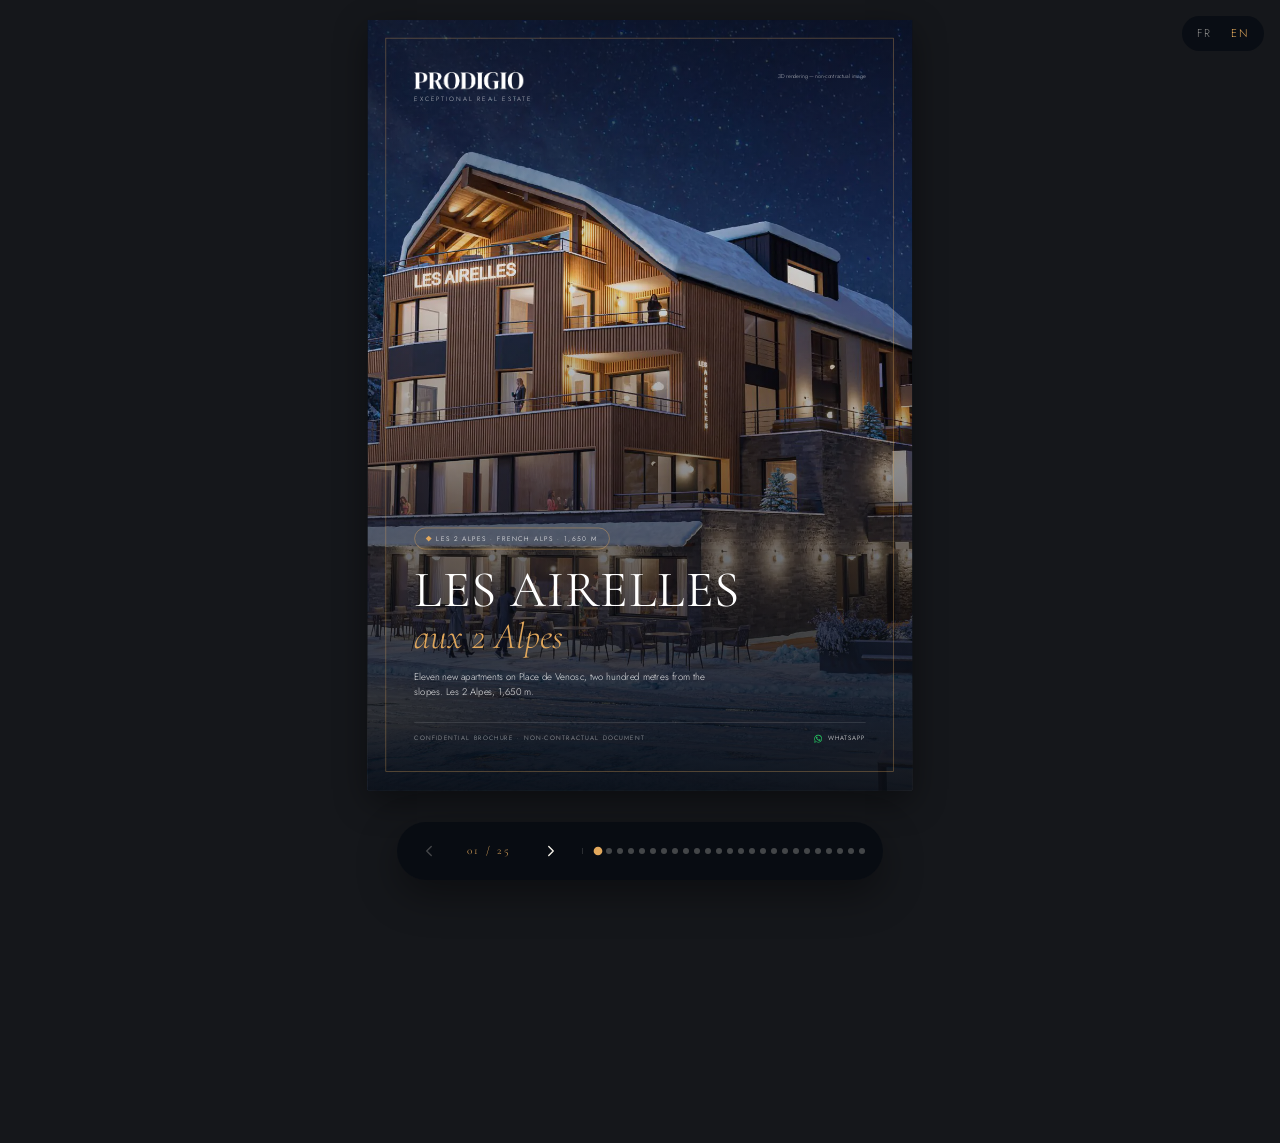
<file: en/brochure/index.html>
<!DOCTYPE html>
<html lang="en">
<head>
<meta charset="UTF-8" />
<meta name="viewport" content="width=device-width, initial-scale=1" />
<meta name="robots" content="noindex, nofollow" />
<title>Les Airelles, Les 2 Alpes — Project brochure</title>
<meta name="description" content="Les Airelles, Les 2 Alpes project brochure: 3D renderings, floor plans, prices and VAT simulation." />
<link rel="alternate" hreflang="fr" href="/brochure/" />
<link rel="alternate" hreflang="en" href="/en/brochure/" />
<link rel="alternate" hreflang="x-default" href="/brochure/" />
<link rel="icon" href="/assets/favicon.svg" type="image/svg+xml" />
<link rel="preconnect" href="https://fonts.googleapis.com" />
<link rel="preconnect" href="https://fonts.gstatic.com" crossorigin />
<link href="https://fonts.googleapis.com/css2?family=Cormorant+Garamond:ital,wght@0,300;0,400;0,500;1,300;1,400&family=Jost:wght@300;400;500&display=swap" rel="stylesheet" />
<!-- Fichier généré par _tools/gen_brochure.py : modifier le script, pas ce fichier. -->
<style>
:root{--nuit:#0B1019;--bois:#0E141C;--miel:#8C5F24;--cta:#8A5E25;--ambre:#E2A85C;--neige:#FBFAF7;--neige2:#EFEAE3;--glacier:#1E3A5C;--glacier2:#3E6A93;--givre:#EAF0F6;--givre2:#F3F6FA;--encre:#1B1612;--gris:rgba(27,22,18,.62);--ligne:rgba(27,22,18,.14);--serif:'Cormorant Garamond','Times New Roman',serif;--sans:'Jost',-apple-system,sans-serif;--scale:1}
*{box-sizing:border-box;margin:0;padding:0}
html,body{background:#15171B}
body{font-family:var(--sans);color:var(--encre);font-size:10.5pt;line-height:1.55;font-weight:300;padding:1.25rem 1rem 6rem;-webkit-font-smoothing:antialiased}
img{display:block;max-width:100%}
em{font-style:italic;color:var(--miel)}
.brochure{max-width:210mm;margin:0 auto;position:relative}
.page{width:210mm;height:297mm;margin:0 auto calc(1.5rem - (1 - var(--scale))*297mm);background:var(--neige);position:relative;overflow:hidden;box-shadow:0 16px 48px rgba(0,0,0,.45);padding:20mm 18mm;display:none;animation:fadeIn 320ms ease-out;transform:scale(var(--scale));transform-origin:top center}
.page.is-active{display:block}
.page--dark{background:var(--nuit);color:var(--neige);--miel:var(--ambre)}
.page--wood{background:var(--bois);color:var(--neige);--miel:var(--ambre)}
@keyframes fadeIn{from{opacity:0}to{opacity:1}}
.eyebrow{font-size:7.5pt;letter-spacing:.32em;text-transform:uppercase;color:var(--miel);margin-bottom:3mm;font-weight:400}
.h2{font-family:var(--serif);font-weight:400;font-size:27pt;line-height:1.05;margin-bottom:5mm}
.rule{width:16mm;height:1px;background:var(--miel);margin:0 0 6mm}
.body{color:var(--gris);margin-bottom:4mm}
.page--dark .body,.page--wood .body{color:rgba(246,242,234,.75)}
.photo{position:relative;overflow:hidden;border-radius:1px}
.photo img{width:100%;height:100%;object-fit:cover}
.persp::after{content:attr(data-p);position:absolute;right:2.5mm;bottom:2mm;font-size:6pt;color:rgba(255,255,255,.85);text-shadow:0 1px 2px rgba(0,0,0,.6);letter-spacing:.04em}
.cap{font-size:8pt;color:var(--gris);margin-top:2mm}
.page-num{position:absolute;bottom:10mm;right:18mm;font-size:7.5pt;letter-spacing:.3em;color:var(--gris)}
.page--dark .page-num,.page--wood .page-num{color:rgba(246,242,234,.5)}
.page-num::before{content:'';display:inline-block;width:6mm;height:1px;background:var(--miel);vertical-align:middle;margin-right:2.5mm}
.brand-foot{position:absolute;bottom:10mm;left:18mm;font-family:var(--serif);font-size:9pt;letter-spacing:.2em;color:var(--gris)}
.page--dark .brand-foot,.page--wood .brand-foot{color:rgba(246,242,234,.5)}
.page-contact{position:absolute;bottom:8.5mm;left:50%;transform:translateX(-50%);display:inline-flex;align-items:center;gap:2mm;padding:2.2mm 5mm;background:#25D366;color:#fff;font-size:7pt;letter-spacing:.14em;text-transform:uppercase;font-weight:500;text-decoration:none;border-radius:100px;white-space:nowrap;box-shadow:0 4px 12px rgba(37,211,102,.3);z-index:3}
.page-contact:hover{background:#128C7E}
.page-contact svg{width:3.6mm;height:3.6mm;fill:currentColor}
/* Couverture */
.cover{padding:0;color:#fff;background:var(--nuit);--miel:var(--ambre)}
.cover>img{position:absolute;inset:0;width:100%;height:100%;object-fit:cover}
.cover::before{content:'';position:absolute;inset:0;background:linear-gradient(to top,rgba(8,12,19,.94) 0%,rgba(8,12,19,.45) 42%,rgba(8,12,19,.1) 68%,rgba(8,12,19,.55) 100%);z-index:1}
.cover::after{content:'';position:absolute;inset:7mm;border:1px solid rgba(226,168,92,.45);z-index:2;pointer-events:none}
.cover__c{position:relative;z-index:3;height:100%;display:flex;flex-direction:column;justify-content:space-between;padding:20mm 18mm 18mm}
.cover__brand img{width:42mm;height:auto;display:block}
.cover__brand small{display:block;font-size:6.8pt;letter-spacing:.3em;text-transform:uppercase;color:rgba(255,255,255,.75);margin-top:2mm}
.cover__pill{display:inline-flex;align-items:center;gap:2.2mm;padding:2mm 4.5mm;border:1px solid rgba(226,168,92,.6);border-radius:100px;font-size:7.2pt;letter-spacing:.22em;text-transform:uppercase;margin-bottom:6mm}
.cover__pill i{width:1.6mm;height:1.6mm;background:var(--ambre);transform:rotate(45deg)}
.cover h1{font-family:var(--serif);font-weight:400;font-size:56pt;line-height:.95;letter-spacing:.02em;text-transform:uppercase}
.cover h1 em{display:block;text-transform:none;font-weight:300;color:var(--ambre);font-size:.72em;letter-spacing:0;margin-top:2mm}
.cover__sub{font-size:10.5pt;max-width:120mm;margin-top:6mm;color:rgba(255,255,255,.88)}
.cover__meta{display:flex;justify-content:space-between;align-items:center;gap:6mm;margin-top:9mm;padding-top:4mm;border-top:1px solid rgba(255,255,255,.22);font-size:6.8pt;letter-spacing:.2em;text-transform:uppercase;color:rgba(255,255,255,.65)}
.cover__wa{display:inline-flex;align-items:center;gap:1.8mm;color:#fff;text-decoration:none;letter-spacing:.14em}
.cover__wa svg{width:3.6mm;height:3.6mm;fill:#25D366}
.cover .persp-c{position:absolute;right:18mm;top:20mm;z-index:3;font-size:6pt;opacity:.7}
/* Manifeste */
.manif{padding:0}
.manif__img{position:relative;height:168mm;overflow:hidden}
.manif__img img{width:100%;height:100%;object-fit:cover}
.manif__img::after{content:'';position:absolute;inset:auto 0 0 0;height:40%;background:linear-gradient(to top,var(--nuit),transparent)}
.manif__c{padding:2mm 18mm 0}
.manif .h2{font-size:30pt}
.mstats{display:grid;grid-template-columns:repeat(3,1fr);margin-top:7mm;border-top:1px solid rgba(226,168,92,.35)}
.mstats div{padding:5mm 0 0}
.mstats strong{display:block;font-family:var(--serif);font-weight:300;font-size:26pt;line-height:1;color:var(--ambre);font-variant-numeric:lining-nums}
.mstats span{display:block;margin-top:1.5mm;font-size:7pt;letter-spacing:.2em;text-transform:uppercase;color:rgba(246,242,234,.65)}
/* Avant/après */
.ba2{display:grid;grid-template-columns:1fr 1fr;gap:3mm;margin:6mm 0}
.ba2 .photo{aspect-ratio:4/3}
.tag{position:absolute;left:2.5mm;top:2.5mm;background:rgba(8,12,19,.7);color:#fff;font-size:6.5pt;letter-spacing:.2em;text-transform:uppercase;padding:1mm 2.5mm}
.cols{display:grid;grid-template-columns:1fr 1fr;gap:8mm}
/* Stats */
.stats{display:grid;grid-template-columns:repeat(3,1fr);border-top:1px solid var(--ligne);border-left:1px solid var(--ligne);margin:6mm 0 8mm}
.stats div{border-right:1px solid var(--ligne);border-bottom:1px solid var(--ligne);padding:6mm 4mm}
.stats strong{display:block;font-family:var(--serif);font-weight:300;font-size:24pt;line-height:1;color:var(--miel);font-variant-numeric:lining-nums}
.stats span{display:block;margin-top:2mm;font-size:7.5pt;letter-spacing:.14em;text-transform:uppercase;color:var(--gris)}
.page--dark .stats,.page--dark .stats div{border-color:rgba(246,242,234,.16)}
.page--dark .stats span{color:rgba(246,242,234,.65)}
.page--dark .stats strong{color:var(--ambre)}
.checks{list-style:none;columns:2;column-gap:8mm}
.checks li{position:relative;padding-left:6mm;margin-bottom:2.5mm;break-inside:avoid}
.checks li::before{content:'';position:absolute;left:0;top:.7em;width:3.5mm;height:1px;background:var(--miel)}
.h3{font-family:var(--serif);font-size:15pt;font-weight:500;margin-bottom:3mm}
/* Matières */
.mat{display:grid;grid-template-columns:repeat(4,1fr);gap:3mm;margin-top:5mm}
.mat div{border-top:1px solid var(--miel);padding-top:3mm}
.mat strong{display:block;font-family:var(--serif);font-size:13pt;font-weight:500}
.mat span{font-size:8pt;color:var(--gris)}
/* Tableau */
table{width:100%;border-collapse:collapse;margin:6mm 0 4mm;font-size:9pt}
th{font-size:6.8pt;letter-spacing:.18em;text-transform:uppercase;color:var(--gris);font-weight:400;text-align:left;padding:2.5mm 2mm;border-bottom:1px solid var(--encre)}
td{padding:3.2mm 2mm;border-bottom:1px solid var(--ligne)}
td.n{font-family:var(--serif);font-size:13pt}
td.p,td.n,.lot-head .price strong,.sim strong,.specs strong{font-variant-numeric:lining-nums tabular-nums}
td.p{font-family:var(--serif);font-size:12.5pt;text-align:right;white-space:nowrap}
th:last-child{text-align:right}
tr.star td{background:rgba(148,101,38,.08)}
.status{display:inline-flex;gap:2mm;align-items:center;font-size:8.5pt;margin-top:2mm}
.status i{width:2.2mm;height:2.2mm;border-radius:50%;background:var(--miel)}
.note{font-size:7.5pt;color:var(--gris);margin-top:3mm}
/* Page lot */
.lot-head{display:flex;justify-content:space-between;align-items:flex-end;border-bottom:1px solid var(--ligne);padding-bottom:4mm;margin-bottom:5mm}
.lot-head .h2{margin:0}
.lot-head .price{text-align:right}
.lot-head .price strong{display:block;font-family:var(--serif);font-weight:400;font-size:24pt;line-height:1}
.lot-head .price span{font-size:7pt;letter-spacing:.2em;text-transform:uppercase;color:var(--gris)}
.plan{background:#fff;border:1px solid var(--ligne);padding:3mm;height:150mm;display:flex;align-items:center;justify-content:center}
.plan img{max-height:100%;width:auto;max-width:100%;object-fit:contain}
.specs{display:grid;grid-template-columns:repeat(4,1fr);gap:4mm;margin-top:5mm}
.specs small{display:block;font-size:6.8pt;letter-spacing:.18em;text-transform:uppercase;color:var(--gris)}
.specs strong{font-family:var(--serif);font-weight:500;font-size:12.5pt;line-height:1.2}
.lotbox{display:grid;grid-template-columns:1fr 1.4fr;gap:5mm;margin-top:6mm;border-top:1px solid var(--ligne);padding-top:5mm}
.lotbox .big{font-size:26pt}
.lotbox ul{list-style:none;columns:2;column-gap:5mm;font-size:8.5pt}
.lotbox li{padding:1mm 0 1mm 4.5mm;position:relative;break-inside:avoid}
.lotbox li::before{content:'';position:absolute;left:0;top:.75em;width:2.5mm;height:1px;background:var(--miel)}
.extra{margin-top:4mm;display:inline-block;background:rgba(148,101,38,.14);padding:1.5mm 3mm;font-size:8.5pt}
/* TVA */
.sim{border:1px solid var(--ligne);margin:5mm 0}
.sim div{display:flex;justify-content:space-between;padding:3.2mm 5mm;border-bottom:1px solid var(--ligne)}
.sim div:last-child{border-bottom:0}
.sim strong{font-family:var(--serif);font-weight:500;font-size:12.5pt}
.sim .tot{background:var(--nuit);color:var(--neige)}
.sim .tot strong{color:var(--ambre);font-size:14pt}
.sim .rec strong{color:#5E7D5A}
.big{font-family:var(--serif);font-weight:300;font-size:46pt;line-height:1;color:var(--miel);font-variant-numeric:lining-nums}
.page--dark .big,.page--wood .big{color:var(--ambre)}
.bigl{font-size:9pt;color:var(--gris);margin-top:2mm}
.page--dark .bigl,.page--wood .bigl{color:rgba(246,242,234,.7)}
.yield{display:inline-block;margin-top:4mm;border:1px solid var(--ambre);color:var(--ambre);padding:2mm 4mm;font-size:8.5pt;letter-spacing:.06em}
.pts{display:grid;grid-template-columns:1fr 1fr;gap:6mm 8mm;margin-top:8mm}
.pts strong{display:block;font-family:var(--serif);font-weight:500;font-size:14pt;margin-bottom:1.5mm}
.pts p{font-size:9pt;color:var(--gris)}
.page--dark .pts p,.page--wood .pts p{color:rgba(246,242,234,.72)}
.num{display:block;font-family:var(--serif);color:var(--miel);margin-bottom:1mm}
/* Station */
.seasons2{display:grid;grid-template-columns:1fr 1fr;gap:4mm;margin-top:5mm}
.seasons2 .photo{height:62mm}
.seasons2 ul{list-style:none;margin-top:3mm;font-size:9pt}
.seasons2 li{padding:1.3mm 0;border-bottom:1px solid var(--ligne)}
/* Calendrier */
.tl{border-left:1px solid var(--miel);margin:8mm 0 8mm 2mm;padding-left:8mm}
.tl div{position:relative;margin-bottom:8mm}
.tl div::before{content:'';position:absolute;left:-10mm;top:2.2mm;width:3.5mm;height:3.5mm;border-radius:50%;background:var(--miel)}
.tl strong{display:block;font-family:var(--serif);font-size:17pt;font-weight:400}
.tl span{color:rgba(246,242,234,.75)}
/* Fin */
.final{display:flex;flex-direction:column;justify-content:center;align-items:center;text-align:center;height:100%;position:relative;z-index:2}
.final .h2{font-size:34pt}
.final .body{max-width:120mm}
.final__btn{display:inline-flex;margin-top:8mm;padding:4mm 8mm;background:var(--cta);color:#fff;text-decoration:none;font-size:8pt;letter-spacing:.22em;text-transform:uppercase}
.final__legal{position:absolute;left:18mm;right:18mm;bottom:12mm;text-align:center;font-size:6.5pt;color:rgba(246,242,234,.5);z-index:2}
.back{display:inline-block;margin-top:6mm;font-size:7.5pt;letter-spacing:.2em;text-transform:uppercase;color:rgba(246,242,234,.7)}
/* Habillage alpin des pages claires : bleu glacier, crêtes, pictos */
.page:not(.page--dark):not(.page--wood):not(.cover):not(.manif){background:url("data:image/svg+xml,%3Csvg xmlns='http://www.w3.org/2000/svg' viewBox='0 0 600 120' preserveAspectRatio='none'%3E%3Cpath d='M0 120V74l58-26 34 14 56-38 30 26 24-14 52 40 40-30 44 22 50-48 46 44 34-16 50 30 32-14 50 22v68z' fill='%23DFE8F1'/%3E%3Cpath d='M407 20l-18 17 9-2 9 6 7-8 10 3z' fill='%23FFFFFF'/%3E%3Cpath d='M0 120V96l66-18 52 14 62-24 58 26 64-20 56 18 60-22 80 20 50-10 52 8v52z' fill='%23CFDCE8'/%3E%3C/svg%3E") no-repeat center bottom/100% 38mm,linear-gradient(180deg,#FCFBF8 0%,#FBFAF7 55%,#EEF3F8 100%)}
.page:not(.page--dark):not(.page--wood):not(.cover):not(.manif)::before{content:'';position:absolute;left:0;right:0;top:0;height:2.2mm;background:linear-gradient(90deg,var(--glacier) 0%,var(--glacier2) 70%,var(--ambre) 100%)}
.page:not(.page--dark):not(.page--wood):not(.cover):not(.manif)::after{content:'';position:absolute;top:9mm;right:18mm;width:9mm;height:9mm;background:url("data:image/svg+xml,%3Csvg xmlns='http://www.w3.org/2000/svg' viewBox='0 0 24 24'%3E%3Cpath d='M1 21L9 7l4.5 7.5L16 10l7 11z' fill='%233E6A93'/%3E%3Cpath d='M9 7l2.4 4.1-1.5-.8-1.3 1-1.3-.9z' fill='%23FFFFFF'/%3E%3C/svg%3E") no-repeat center/contain;opacity:.55}
.page:not(.page--dark):not(.page--wood):not(.cover):not(.manif) .eyebrow{display:flex;align-items:center;gap:2.2mm;color:var(--glacier2)}
.page:not(.page--dark):not(.page--wood):not(.cover):not(.manif) .eyebrow::before{content:'';width:4.2mm;height:4.2mm;flex:none;background:url("data:image/svg+xml,%3Csvg xmlns='http://www.w3.org/2000/svg' viewBox='0 0 24 24'%3E%3Cpath d='M1 21L9 7l4.5 7.5L16 10l7 11z' fill='%233E6A93'/%3E%3Cpath d='M9 7l2.4 4.1-1.5-.8-1.3 1-1.3-.9z' fill='%23FFFFFF'/%3E%3C/svg%3E") no-repeat center/contain}
.page:not(.page--dark):not(.page--wood):not(.cover):not(.manif) .h2 em{color:var(--miel)}
.page:not(.page--dark):not(.page--wood):not(.cover):not(.manif) .rule{width:26mm;height:2px;background:linear-gradient(90deg,var(--miel) 0 55%,var(--glacier2) 55% 100%)}
.page:not(.page--dark):not(.page--wood):not(.cover):not(.manif) .stats{border:0;gap:3mm;margin:6mm 0 7mm}
.page:not(.page--dark):not(.page--wood):not(.cover):not(.manif) .stats div{border:0;border-top:2px solid var(--miel);background:linear-gradient(160deg,#FFFFFF 0%,var(--givre) 100%);box-shadow:0 2px 10px rgba(30,58,92,.07);position:relative}
.page:not(.page--dark):not(.page--wood):not(.cover):not(.manif) .stats div::after{content:'';position:absolute;top:4mm;right:3.5mm;width:4.5mm;height:4.5mm;background:url("data:image/svg+xml,%3Csvg xmlns='http://www.w3.org/2000/svg' viewBox='0 0 24 24'%3E%3Cpath d='M1 21L9 7l4.5 7.5L16 10l7 11z' fill='%233E6A93'/%3E%3Cpath d='M9 7l2.4 4.1-1.5-.8-1.3 1-1.3-.9z' fill='%23FFFFFF'/%3E%3C/svg%3E") no-repeat center/contain;opacity:.4}
.page:not(.page--dark):not(.page--wood):not(.cover):not(.manif) .stats strong{color:var(--glacier)}
.page:not(.page--dark):not(.page--wood):not(.cover):not(.manif) .checks li,.page:not(.page--dark):not(.page--wood):not(.cover):not(.manif) .lotbox li{padding-left:7mm}
.page:not(.page--dark):not(.page--wood):not(.cover):not(.manif) .checks li::before,.page:not(.page--dark):not(.page--wood):not(.cover):not(.manif) .lotbox li::before{width:4.2mm;height:4.2mm;top:.22em;background:url("data:image/svg+xml,%3Csvg xmlns='http://www.w3.org/2000/svg' viewBox='0 0 20 20'%3E%3Ccircle cx='10' cy='10' r='10' fill='%231E3A5C'/%3E%3Cpath d='M6 10.4l2.7 2.6L14 7.6' stroke='%23E2A85C' stroke-width='1.9' fill='none' stroke-linecap='round' stroke-linejoin='round'/%3E%3C/svg%3E") no-repeat center/contain}
.page:not(.page--dark):not(.page--wood):not(.cover):not(.manif) .h3{color:var(--glacier);display:flex;align-items:center;gap:2.5mm}
.page:not(.page--dark):not(.page--wood):not(.cover):not(.manif) .h3::before{content:'';width:2.2mm;height:2.2mm;background:var(--ambre);transform:rotate(45deg);flex:none}
.page:not(.page--dark):not(.page--wood):not(.cover):not(.manif) .photo{box-shadow:0 8px 24px rgba(30,58,92,.16);border-radius:2px}
.page:not(.page--dark):not(.page--wood):not(.cover):not(.manif) .mat div{border-top:2px solid var(--glacier2);background:rgba(255,255,255,.7);padding:3mm}
.page:not(.page--dark):not(.page--wood):not(.cover):not(.manif) .specs>div{background:var(--givre2);border-left:2px solid var(--miel);padding:2.5mm 3mm}
.page:not(.page--dark):not(.page--wood):not(.cover):not(.manif) th{color:var(--glacier2);border-bottom-color:var(--glacier)}
.page:not(.page--dark):not(.page--wood):not(.cover):not(.manif) tr.star td{background:rgba(62,106,147,.09)}
.page:not(.page--dark):not(.page--wood):not(.cover):not(.manif) .sim{border-color:rgba(30,58,92,.18);background:rgba(255,255,255,.75)}
.page:not(.page--dark):not(.page--wood):not(.cover):not(.manif) .sim .tot{background:linear-gradient(90deg,var(--glacier) 0%,#16263A 100%)}
.page:not(.page--dark):not(.page--wood):not(.cover):not(.manif) .seasons2 li{border-bottom-color:rgba(30,58,92,.14)}
.page:not(.page--dark):not(.page--wood):not(.cover):not(.manif) .lot-head{border-bottom:2px solid transparent;border-image:linear-gradient(90deg,var(--glacier2),var(--ambre)) 1}
.page:not(.page--dark):not(.page--wood):not(.cover):not(.manif) .plan{border-color:rgba(30,58,92,.16);box-shadow:0 6px 20px rgba(30,58,92,.08)}
.page:not(.page--dark):not(.page--wood):not(.cover):not(.manif) .extra{background:var(--givre);color:var(--glacier)}
.page:not(.page--dark):not(.page--wood):not(.cover):not(.manif) .num{color:var(--glacier2)}
.page:not(.page--dark):not(.page--wood):not(.cover):not(.manif) .page-num::before{background:var(--glacier2)}
/* Navigation */
.nav-bar{position:fixed;bottom:1.25rem;left:50%;transform:translateX(-50%);background:rgba(8,12,19,.94);backdrop-filter:blur(14px);-webkit-backdrop-filter:blur(14px);padding:.45rem .6rem;border-radius:100px;display:flex;align-items:center;gap:.35rem;z-index:1000;box-shadow:0 14px 40px rgba(0,0,0,.4)}
.nav-btn{width:44px;height:44px;display:flex;align-items:center;justify-content:center;background:transparent;border:0;color:#F6F2EA;cursor:pointer;border-radius:50%}
.nav-btn:hover{background:rgba(246,242,234,.1)}
.nav-btn:disabled{opacity:.25;cursor:default}
:focus-visible{outline:2px solid var(--ambre);outline-offset:3px}
.nav-btn svg{width:18px;height:18px;stroke:currentColor;fill:none;stroke-width:1.8}
.nav-counter{font-size:.7rem;letter-spacing:.2em;color:var(--ambre);font-family:var(--serif);padding:0 .7rem;min-width:64px;text-align:center;white-space:nowrap}
.nav-dots{display:flex;gap:5px;padding:0 .5rem 0 .75rem;border-left:1px solid rgba(246,242,234,.15);margin-left:.25rem}
.dot{width:6px;height:6px;border-radius:50%;background:rgba(246,242,234,.25);border:0;cursor:pointer;padding:0}
.dot.is-active{background:var(--ambre);transform:scale(1.45)}
.lang{position:fixed;top:1rem;right:1rem;z-index:1000;display:flex;gap:.3rem;background:rgba(8,12,19,.85);padding:.35rem .5rem;border-radius:100px;font-size:.7rem;letter-spacing:.16em}
.lang a{color:#F6F2EA;text-decoration:none;padding:.2rem .45rem;opacity:.55}
.lang a.is-active{opacity:1;color:var(--ambre)}
/* Pages A4 : la dernière photo remplit l'espace libre jusqu'au pied de page */
@media (min-width:907px){
  .page.is-active:not(.cover){display:flex;flex-direction:column;padding-bottom:24mm}
  .page>*{flex-shrink:0}
  .page>.photo.grow,.page>.cols.grow{flex:1 1 0;min-height:30mm;height:auto!important}
  .page>.cols.grow>.photo{height:100%!important}
  .manif.is-active .manif__img{flex:1 1 0;height:auto;min-height:150mm}
  .manif.is-active{padding-bottom:26mm}
}
/* Responsive : sous la largeur A4, les pages s'empilent */
@media (max-width:906px){
  body{padding:0 0 6rem;font-size:10pt}
  .page{width:100%;height:auto;min-height:0;padding:12mm 7mm 26mm;margin:0 0 .75rem;transform:none}
  .cover{min-height:92vh;padding:0}
  .cover__c{min-height:92vh;padding:16mm 7mm 10mm}
  .cover .persp-c{top:auto;bottom:4mm;right:7mm}
  .cover::after{inset:4mm}
  .manif__img{height:62vw}
  .manif__c{padding:2mm 7mm 0}
  .cover__meta{flex-direction:column;align-items:flex-start}
  .cover h1{font-size:40pt}
  .h2{font-size:22pt}
  .cols,.ba2,.seasons2,.pts{grid-template-columns:1fr}
  .stats{grid-template-columns:repeat(2,1fr)}
  .mat,.specs{grid-template-columns:repeat(2,1fr)}
  .checks{columns:1}
  .plan{height:auto}
  .photo[style*="height"]{height:56vw!important}
  table{font-size:8pt}
  th:nth-child(5),td:nth-child(5){display:none}
  .final{min-height:80vh}
  .final__legal{position:static;margin-top:8mm}
  .page-contact{bottom:8mm;white-space:normal;text-align:center;line-height:1.4;width:max-content;max-width:calc(100% - 14mm);justify-content:center}
  .brand-foot,.page-num{display:none}
  .nav-dots{display:none}
}
/* Mobile : chaque page tient entière dans l'écran, sans défilement */
@media (max-width:906px){
  body{padding:0;overflow:hidden}
  .brochure{height:var(--avail,100svh);overflow:hidden}
  .page.is-active{display:flex;flex-direction:column;width:var(--mw,100vw);height:var(--mh,100svh);min-height:0;margin:0;padding:10mm 6mm 15mm;transform:scale(var(--mz,1));transform-origin:top left}
  .page.is-active>*{flex-shrink:0}
  .cover.is-active,.manif.is-active{padding:0}
  .cover,.cover__c{min-height:0}
  .cover__c{height:100%;padding:14mm 7mm 9mm}
  .page>.photo,.page>.plan,.manif__img{flex:1 1 0!important;min-height:60px;height:auto!important}
  .page>.cols:has(>.photo){grid-template-columns:1fr 1fr;flex:1 1 0!important;min-height:60px}
  .page>.cols>.photo{height:100%!important;min-height:0}
  .ba2,.seasons2{grid-template-columns:1fr 1fr}
  .ba2 .photo,.seasons2 .photo{height:28vw!important}
  .final{min-height:0;height:auto;flex:1 1 auto}
  .page-contact{bottom:4mm}
  .page.is-active:not(.cover):not(.manif){padding-top:12mm}
  .page:not(.cover):not(.manif)::after{display:none}
  .stats{grid-template-columns:repeat(3,1fr)!important;gap:2mm!important}
  .stats div{padding:3.5mm 2.5mm!important}
  .stats strong{font-size:18pt}
  .stats span{font-size:6.5pt;letter-spacing:.08em}
  .stats div::after{display:none}
  .lang{top:auto;bottom:calc(1.25rem + 14px);right:.4rem;padding:.3rem .35rem;font-size:.62rem}
  .nav-bar{left:calc(50% - 30px)}
}
@media print{
  html,body{background:#fff;padding:0}
  .page{display:block!important;box-shadow:none;margin:0;transform:none;page-break-after:always}
  .nav-bar,.lang{display:none}
}
</style>
</head>
<body>
<nav class="lang" aria-label="Langue / Language"><a href="/brochure/" lang="fr" hreflang="fr">FR</a><a href="/en/brochure/" lang="en" hreflang="en" class="is-active" aria-current="true">EN</a></nav>
<div class="brochure">
<section class="page cover is-active" data-page="1">
<img src="/assets/img/facade-nuit-2560.webp" alt="" />
<span class="persp-c">3D rendering — non-contractual image</span>
<div class="cover__c">
  <div class="cover__brand"><img src="/assets/brand/prodigio-blanc.png" alt="Prodigio" /><small>Exceptional real estate</small></div>
  <div class="cover__title">
    <div class="cover__pill"><i></i>Les 2 Alpes · French Alps · 1,650 m</div>
    <h1>Les Airelles<em>aux 2 Alpes</em></h1>
    <p class="cover__sub">Eleven new apartments on Place de Venosc, two hundred metres from the slopes. Les 2 Alpes, 1,650 m.</p>
    <div class="cover__meta"><span>Confidential brochure · Non-contractual document</span><a class="cover__wa" href="https://wa.me/33668680407" target="_blank" rel="noopener noreferrer"><svg viewBox="0 0 24 24" aria-hidden="true"><path d="M12 2C6.5 2 2 6.5 2 12c0 1.8.5 3.4 1.3 4.9L2 22l5.3-1.4c1.4.8 3 1.2 4.7 1.2 5.5 0 10-4.5 10-10S17.5 2 12 2zm0 18.2c-1.5 0-3-.4-4.3-1.2l-.3-.2-3.2.8.9-3.1-.2-.3c-.8-1.3-1.3-2.8-1.3-4.4C3.6 7.4 7.4 3.6 12 3.6s8.4 3.8 8.4 8.4-3.8 8.2-8.4 8.2z"/><path d="M17.5 14.4c-.3-.2-1.7-.9-2-1-.3-.1-.4-.2-.6.1-.2.3-.7.9-.9 1.1-.2.2-.3.2-.6.1-.3-.2-1.2-.5-2.3-1.4-.9-.8-1.4-1.7-1.6-2-.2-.3 0-.5.1-.6l.5-.5c.1-.2.2-.3.3-.5 0-.2 0-.4-.1-.5l-.9-2.1c-.2-.5-.4-.5-.6-.5h-.5c-.2 0-.5.1-.7.3-.3.3-1 .9-1 2.3s1 2.7 1.2 2.9c.1.2 2 3.1 5 4.3.7.3 1.2.5 1.6.6.7.2 1.3.2 1.8.1.6-.1 1.7-.7 1.9-1.4.2-.7.2-1.2.2-1.4-.1-.1-.3-.2-.6-.3z"/></svg>WhatsApp</a></div>
  </div>
</div>

</section>
<section class="page page--dark manif" data-page="2">
<div class="manif__img persp" data-p="3D rendering — non-contractual image"><img src="/assets/img/sejour-2560.webp" alt="" /></div>
<div class="manif__c">
  <div class="eyebrow">Welcome to Les Airelles</div>
  <h2 class="h2">Your premium apartment, <em>200 m from the slopes.</em></h2>
  <p class="body">On Place de Venosc, the historic heart of Les 2 Alpes, the former Hôtel Les Airelles becomes a residence of eleven new apartments. Natural stone, oak, carved wood, and wide picture windows onto the peaks.</p>
  <div class="mstats"><div><strong>200 m</strong><span>from the slopes</span></div><div><strong>11</strong><span>apartments</span></div><div><strong>3,600 m</strong><span>the glacier</span></div></div>
</div>
<div class="brand-foot">LES AIRELLES</div><a class="page-contact" href="https://wa.me/33668680407" target="_blank" rel="noopener noreferrer"><svg viewBox="0 0 24 24" aria-hidden="true"><path d="M12 2C6.5 2 2 6.5 2 12c0 1.8.5 3.4 1.3 4.9L2 22l5.3-1.4c1.4.8 3 1.2 4.7 1.2 5.5 0 10-4.5 10-10S17.5 2 12 2zm0 18.2c-1.5 0-3-.4-4.3-1.2l-.3-.2-3.2.8.9-3.1-.2-.3c-.8-1.3-1.3-2.8-1.3-4.4C3.6 7.4 7.4 3.6 12 3.6s8.4 3.8 8.4 8.4-3.8 8.2-8.4 8.2z"/><path d="M17.5 14.4c-.3-.2-1.7-.9-2-1-.3-.1-.4-.2-.6.1-.2.3-.7.9-.9 1.1-.2.2-.3.2-.6.1-.3-.2-1.2-.5-2.3-1.4-.9-.8-1.4-1.7-1.6-2-.2-.3 0-.5.1-.6l.5-.5c.1-.2.2-.3.3-.5 0-.2 0-.4-.1-.5l-.9-2.1c-.2-.5-.4-.5-.6-.5h-.5c-.2 0-.5.1-.7.3-.3.3-1 .9-1 2.3s1 2.7 1.2 2.9c.1.2 2 3.1 5 4.3.7.3 1.2.5 1.6.6.7.2 1.3.2 1.8.1.6-.1 1.7-.7 1.9-1.4.2-.7.2-1.2.2-1.4-.1-.1-.3-.2-.6-.3z"/></svg>Contact us / Book a viewing</a><div class="page-num">02</div>
</section>
<section class="page" data-page="3">
<div class="eyebrow">The setting</div>
<h2 class="h2">The square where nothing <em>was ever for sale.</em></h2><div class="rule"></div>
<div class="ba2">
  <div class="photo"><img src="/assets/img/facade-avant-1000.webp" alt="" loading="lazy" /><span class="tag">Today</span></div>
  <div class="photo persp" data-p="3D rendering — non-contractual image"><img src="/assets/img/facade-apres-1280.webp" alt="" loading="lazy" /><span class="tag">Tomorrow</span></div>
</div>
<div class="cols"><p class="body">Place de Venosc is the historic heart of Les 2 Alpes: terraces, restaurants, shops, and the lifts two hundred metres away. Everyone dreams of living here. Nothing was ever for sale.</p><p class="body">The former Hôtel Les Airelles is being completely reimagined as a residence of just eleven new apartments. The building gains an extra storey, a new roof, and timber and stone façades.</p></div>
<div class="photo grow" style="height:62mm;margin-top:2mm"><img src="/assets/img/2alpes-station-hiver-1280.webp" alt="" loading="lazy" /></div>
<div class="brand-foot">LES AIRELLES</div><a class="page-contact" href="https://wa.me/33668680407" target="_blank" rel="noopener noreferrer"><svg viewBox="0 0 24 24" aria-hidden="true"><path d="M12 2C6.5 2 2 6.5 2 12c0 1.8.5 3.4 1.3 4.9L2 22l5.3-1.4c1.4.8 3 1.2 4.7 1.2 5.5 0 10-4.5 10-10S17.5 2 12 2zm0 18.2c-1.5 0-3-.4-4.3-1.2l-.3-.2-3.2.8.9-3.1-.2-.3c-.8-1.3-1.3-2.8-1.3-4.4C3.6 7.4 7.4 3.6 12 3.6s8.4 3.8 8.4 8.4-3.8 8.2-8.4 8.2z"/><path d="M17.5 14.4c-.3-.2-1.7-.9-2-1-.3-.1-.4-.2-.6.1-.2.3-.7.9-.9 1.1-.2.2-.3.2-.6.1-.3-.2-1.2-.5-2.3-1.4-.9-.8-1.4-1.7-1.6-2-.2-.3 0-.5.1-.6l.5-.5c.1-.2.2-.3.3-.5 0-.2 0-.4-.1-.5l-.9-2.1c-.2-.5-.4-.5-.6-.5h-.5c-.2 0-.5.1-.7.3-.3.3-1 .9-1 2.3s1 2.7 1.2 2.9c.1.2 2 3.1 5 4.3.7.3 1.2.5 1.6.6.7.2 1.3.2 1.8.1.6-.1 1.7-.7 1.9-1.4.2-.7.2-1.2.2-1.4-.1-.1-.3-.2-.6-.3z"/></svg>Contact us / Book a viewing</a><div class="page-num">03</div>
</section>
<section class="page" data-page="4">
<div class="eyebrow">The project in figures</div>
<h2 class="h2">The essentials, <em>at a glance.</em></h2><div class="rule"></div>
<div class="stats"><div><strong>11</strong><span>apartments only</span></div><div><strong>6</strong><span>still available</span></div><div><strong>200 m</strong><span>from the lifts</span></div><div><strong>59–140 m²</strong><span>from 2-bed to family residence</span></div><div><strong>8</strong><span>guests, up to</span></div><div><strong>20%</strong><span>VAT recovered</span></div></div>
<div class="h3">With every apartment</div>
<ul class="checks"><li>A ski locker and a private cellar</li><li>Natural stone, oak parquet, carved wood</li><li>Fully fitted kitchen</li><li>A terrace for almost all</li><li>Covered car park just opposite</li><li>Concierge service for rentals</li></ul>
<div class="photo grow" style="height:78mm;margin-top:6mm"><img src="/assets/img/feu-cheminee-1280.webp" alt="" loading="lazy" /></div>
<div class="brand-foot">LES AIRELLES</div><a class="page-contact" href="https://wa.me/33668680407" target="_blank" rel="noopener noreferrer"><svg viewBox="0 0 24 24" aria-hidden="true"><path d="M12 2C6.5 2 2 6.5 2 12c0 1.8.5 3.4 1.3 4.9L2 22l5.3-1.4c1.4.8 3 1.2 4.7 1.2 5.5 0 10-4.5 10-10S17.5 2 12 2zm0 18.2c-1.5 0-3-.4-4.3-1.2l-.3-.2-3.2.8.9-3.1-.2-.3c-.8-1.3-1.3-2.8-1.3-4.4C3.6 7.4 7.4 3.6 12 3.6s8.4 3.8 8.4 8.4-3.8 8.2-8.4 8.2z"/><path d="M17.5 14.4c-.3-.2-1.7-.9-2-1-.3-.1-.4-.2-.6.1-.2.3-.7.9-.9 1.1-.2.2-.3.2-.6.1-.3-.2-1.2-.5-2.3-1.4-.9-.8-1.4-1.7-1.6-2-.2-.3 0-.5.1-.6l.5-.5c.1-.2.2-.3.3-.5 0-.2 0-.4-.1-.5l-.9-2.1c-.2-.5-.4-.5-.6-.5h-.5c-.2 0-.5.1-.7.3-.3.3-1 .9-1 2.3s1 2.7 1.2 2.9c.1.2 2 3.1 5 4.3.7.3 1.2.5 1.6.6.7.2 1.3.2 1.8.1.6-.1 1.7-.7 1.9-1.4.2-.7.2-1.2.2-1.4-.1-.1-.3-.2-.6-.3z"/></svg>Contact us / Book a viewing</a><div class="page-num">04</div>
</section>
<section class="page page--dark" data-page="5">
<div class="eyebrow">The architecture</div>
<h2 class="h2">Timber, stone, <em>evening light.</em></h2><div class="rule"></div>
<p class="body" style="max-width:140mm">A contemporary chalet façade: timber cladding, a stone base, generous balconies. At night, under the snow, the residence glows at the heart of the resort.</p>
<div class="photo persp" data-p="3D rendering — non-contractual image" style="height:118mm;margin-top:4mm"><img src="/assets/img/facade-nuit-1920.webp" alt="" loading="lazy" /></div>
<div class="photo grow" style="height:52mm;margin-top:4mm"><img src="/assets/img/aube-sommets-1280.webp" alt="" loading="lazy" /></div>
<div class="brand-foot">LES AIRELLES</div><a class="page-contact" href="https://wa.me/33668680407" target="_blank" rel="noopener noreferrer"><svg viewBox="0 0 24 24" aria-hidden="true"><path d="M12 2C6.5 2 2 6.5 2 12c0 1.8.5 3.4 1.3 4.9L2 22l5.3-1.4c1.4.8 3 1.2 4.7 1.2 5.5 0 10-4.5 10-10S17.5 2 12 2zm0 18.2c-1.5 0-3-.4-4.3-1.2l-.3-.2-3.2.8.9-3.1-.2-.3c-.8-1.3-1.3-2.8-1.3-4.4C3.6 7.4 7.4 3.6 12 3.6s8.4 3.8 8.4 8.4-3.8 8.2-8.4 8.2z"/><path d="M17.5 14.4c-.3-.2-1.7-.9-2-1-.3-.1-.4-.2-.6.1-.2.3-.7.9-.9 1.1-.2.2-.3.2-.6.1-.3-.2-1.2-.5-2.3-1.4-.9-.8-1.4-1.7-1.6-2-.2-.3 0-.5.1-.6l.5-.5c.1-.2.2-.3.3-.5 0-.2 0-.4-.1-.5l-.9-2.1c-.2-.5-.4-.5-.6-.5h-.5c-.2 0-.5.1-.7.3-.3.3-1 .9-1 2.3s1 2.7 1.2 2.9c.1.2 2 3.1 5 4.3.7.3 1.2.5 1.6.6.7.2 1.3.2 1.8.1.6-.1 1.7-.7 1.9-1.4.2-.7.2-1.2.2-1.4-.1-.1-.3-.2-.6-.3z"/></svg>Contact us / Book a viewing</a><div class="page-num">05</div>
</section>
<section class="page" data-page="6">
<div class="eyebrow">The interiors</div>
<h2 class="h2">Under the beams, <em>the peaks.</em></h2><div class="rule"></div>
<p class="body" style="max-width:140mm">The top-floor living room opens beneath the timber roof structure, with a wide picture window onto the peaks. Noble, warm materials throughout.</p>
<div class="photo persp" data-p="3D rendering — non-contractual image" style="height:112mm;margin-top:3mm"><img src="/assets/img/sejour-1920.webp" alt="" loading="lazy" /></div>
<div class="mat"><div><strong>Natural stone</strong><span>Walls and details</span></div><div><strong>Solid oak</strong><span>Natural parquet</span></div><div><strong>Carved wood</strong><span>Alpine décor</span></div><div><strong>Picture windows</strong><span>Open onto the peaks</span></div></div>
<div class="cols grow" style="margin-top:5mm;gap:4mm"><div class="photo" style="height:40mm"><img src="/assets/img/chalet-feu-828.webp" alt="" loading="lazy" /></div><div class="photo" style="height:40mm"><img src="/assets/img/fenetre-bois-828.webp" alt="" loading="lazy" /></div></div>
<div class="brand-foot">LES AIRELLES</div><a class="page-contact" href="https://wa.me/33668680407" target="_blank" rel="noopener noreferrer"><svg viewBox="0 0 24 24" aria-hidden="true"><path d="M12 2C6.5 2 2 6.5 2 12c0 1.8.5 3.4 1.3 4.9L2 22l5.3-1.4c1.4.8 3 1.2 4.7 1.2 5.5 0 10-4.5 10-10S17.5 2 12 2zm0 18.2c-1.5 0-3-.4-4.3-1.2l-.3-.2-3.2.8.9-3.1-.2-.3c-.8-1.3-1.3-2.8-1.3-4.4C3.6 7.4 7.4 3.6 12 3.6s8.4 3.8 8.4 8.4-3.8 8.2-8.4 8.2z"/><path d="M17.5 14.4c-.3-.2-1.7-.9-2-1-.3-.1-.4-.2-.6.1-.2.3-.7.9-.9 1.1-.2.2-.3.2-.6.1-.3-.2-1.2-.5-2.3-1.4-.9-.8-1.4-1.7-1.6-2-.2-.3 0-.5.1-.6l.5-.5c.1-.2.2-.3.3-.5 0-.2 0-.4-.1-.5l-.9-2.1c-.2-.5-.4-.5-.6-.5h-.5c-.2 0-.5.1-.7.3-.3.3-1 .9-1 2.3s1 2.7 1.2 2.9c.1.2 2 3.1 5 4.3.7.3 1.2.5 1.6.6.7.2 1.3.2 1.8.1.6-.1 1.7-.7 1.9-1.4.2-.7.2-1.2.2-1.4-.1-.1-.3-.2-.6-.3z"/></svg>Contact us / Book a viewing</a><div class="page-num">06</div>
</section>
<section class="page" data-page="7">
<div class="eyebrow">The bedrooms</div>
<h2 class="h2">Bedrooms for <em>the whole family.</em></h2><div class="rule"></div>
<p class="body" style="max-width:140mm">Suites with their own shower rooms, and mountain nooks with bunk beds for the children. At least two shower rooms: nobody waits in the morning.</p>
<div class="photo persp" data-p="3D rendering — non-contractual image" style="height:96mm;margin-top:3mm"><img src="/assets/img/chambre-1920.webp" alt="" loading="lazy" /></div>
<p class="cap">A bedroom, the summit in the window</p>
<div class="photo grow persp" data-p="3D rendering — non-contractual image" style="height:96mm;margin-top:4mm"><img src="/assets/img/coin-montagne-1920.webp" alt="" loading="lazy" /></div>
<p class="cap">The mountain nook, for the children</p>
<div class="brand-foot">LES AIRELLES</div><a class="page-contact" href="https://wa.me/33668680407" target="_blank" rel="noopener noreferrer"><svg viewBox="0 0 24 24" aria-hidden="true"><path d="M12 2C6.5 2 2 6.5 2 12c0 1.8.5 3.4 1.3 4.9L2 22l5.3-1.4c1.4.8 3 1.2 4.7 1.2 5.5 0 10-4.5 10-10S17.5 2 12 2zm0 18.2c-1.5 0-3-.4-4.3-1.2l-.3-.2-3.2.8.9-3.1-.2-.3c-.8-1.3-1.3-2.8-1.3-4.4C3.6 7.4 7.4 3.6 12 3.6s8.4 3.8 8.4 8.4-3.8 8.2-8.4 8.2z"/><path d="M17.5 14.4c-.3-.2-1.7-.9-2-1-.3-.1-.4-.2-.6.1-.2.3-.7.9-.9 1.1-.2.2-.3.2-.6.1-.3-.2-1.2-.5-2.3-1.4-.9-.8-1.4-1.7-1.6-2-.2-.3 0-.5.1-.6l.5-.5c.1-.2.2-.3.3-.5 0-.2 0-.4-.1-.5l-.9-2.1c-.2-.5-.4-.5-.6-.5h-.5c-.2 0-.5.1-.7.3-.3.3-1 .9-1 2.3s1 2.7 1.2 2.9c.1.2 2 3.1 5 4.3.7.3 1.2.5 1.6.6.7.2 1.3.2 1.8.1.6-.1 1.7-.7 1.9-1.4.2-.7.2-1.2.2-1.4-.1-.1-.3-.2-.6-.3z"/></svg>Contact us / Book a viewing</a><div class="page-num">07</div>
</section>
<section class="page page--wood" data-page="8">
<div class="eyebrow">Wellbeing</div>
<h2 class="h2">A steaming hot tub, <em>facing the slopes.</em></h2><div class="rule"></div>
<p class="body" style="max-width:140mm">On the top floor, the terrace can take a hot tub facing the ski area. The large family apartment on the third floor has its own sauna.</p>
<div class="photo persp" data-p="3D rendering — non-contractual image" style="height:122mm;margin-top:3mm"><img src="/assets/img/terrasse-1920.webp" alt="" loading="lazy" /></div>
<div class="cols grow" style="margin-top:4mm;gap:4mm"><div class="photo" style="height:58mm"><img src="/assets/img/jacuzzi-neige-828.webp" alt="" loading="lazy" /></div><div class="photo" style="height:58mm"><img src="/assets/img/vin-chaud-828.webp" alt="" loading="lazy" /></div></div>
<div class="brand-foot">LES AIRELLES</div><a class="page-contact" href="https://wa.me/33668680407" target="_blank" rel="noopener noreferrer"><svg viewBox="0 0 24 24" aria-hidden="true"><path d="M12 2C6.5 2 2 6.5 2 12c0 1.8.5 3.4 1.3 4.9L2 22l5.3-1.4c1.4.8 3 1.2 4.7 1.2 5.5 0 10-4.5 10-10S17.5 2 12 2zm0 18.2c-1.5 0-3-.4-4.3-1.2l-.3-.2-3.2.8.9-3.1-.2-.3c-.8-1.3-1.3-2.8-1.3-4.4C3.6 7.4 7.4 3.6 12 3.6s8.4 3.8 8.4 8.4-3.8 8.2-8.4 8.2z"/><path d="M17.5 14.4c-.3-.2-1.7-.9-2-1-.3-.1-.4-.2-.6.1-.2.3-.7.9-.9 1.1-.2.2-.3.2-.6.1-.3-.2-1.2-.5-2.3-1.4-.9-.8-1.4-1.7-1.6-2-.2-.3 0-.5.1-.6l.5-.5c.1-.2.2-.3.3-.5 0-.2 0-.4-.1-.5l-.9-2.1c-.2-.5-.4-.5-.6-.5h-.5c-.2 0-.5.1-.7.3-.3.3-1 .9-1 2.3s1 2.7 1.2 2.9c.1.2 2 3.1 5 4.3.7.3 1.2.5 1.6.6.7.2 1.3.2 1.8.1.6-.1 1.7-.7 1.9-1.4.2-.7.2-1.2.2-1.4-.1-.1-.3-.2-.6-.3z"/></svg>Contact us / Book a viewing</a><div class="page-num">08</div>
</section>
<section class="page" data-page="9">
<div class="eyebrow">Available apartments</div>
<h2 class="h2">The price list, <em>€525,000 to €1,255,000 excl. VAT.</em></h2><div class="rule"></div>
<div class="status"><i></i>4 apartments sold · 1 under offer · 6 still available. Please confirm each lot's availability with us.</div>
<table><thead><tr><th>Lot</th><th>Type</th><th>Area</th><th>Floor</th><th>Aspect</th><th>Price excl. VAT</th></tr></thead><tbody><tr><td class="n">5</td><td>2-bedroom</td><td>76 m²</td><td>1st floor</td><td>South-west</td><td class="p">€525,000</td></tr><tr><td class="n">6</td><td>3-bedroom</td><td>70 m²</td><td>2nd floor</td><td>North-west-east</td><td class="p">€620,000</td></tr><tr><td class="n">7</td><td>2-bedroom</td><td>62 m²</td><td>2nd floor</td><td>South-east</td><td class="p">€600,000</td></tr><tr><td class="n">8</td><td>3-bedroom</td><td>75 m²</td><td>2nd floor</td><td>South-west</td><td class="p">€670,000</td></tr><tr><td class="n">9</td><td>3-bedroom</td><td>69 m²</td><td>3rd floor</td><td>North-west-east</td><td class="p">€620,000</td></tr><tr><td class="n">10</td><td>2-bedroom plus</td><td>59 m²</td><td>3rd floor</td><td>South-east</td><td class="p">€600,000</td></tr><tr><td class="n">11</td><td>3-bedroom</td><td>75 m²</td><td>3rd floor</td><td>South and west</td><td class="p">€655,000</td></tr><tr class="star"><td class="n">12</td><td>The top floor</td><td>140 (105 Carrez) m²</td><td>4th floor</td><td>South-east</td><td class="p">€1,150,000</td></tr><tr class="star"><td class="n">13</td><td>The family residence</td><td>134 m²</td><td>3rd floor</td><td>South-west-east</td><td class="p">€1,255,000</td></tr></tbody></table>
<p class="note">Prices excluding VAT, subject to availability. Areas are indicative.</p>
<div class="photo grow" style="height:60mm;margin-top:6mm"><img src="/assets/img/famille-neige-1280.webp" alt="" loading="lazy" /></div>
<div class="brand-foot">LES AIRELLES</div><a class="page-contact" href="https://wa.me/33668680407" target="_blank" rel="noopener noreferrer"><svg viewBox="0 0 24 24" aria-hidden="true"><path d="M12 2C6.5 2 2 6.5 2 12c0 1.8.5 3.4 1.3 4.9L2 22l5.3-1.4c1.4.8 3 1.2 4.7 1.2 5.5 0 10-4.5 10-10S17.5 2 12 2zm0 18.2c-1.5 0-3-.4-4.3-1.2l-.3-.2-3.2.8.9-3.1-.2-.3c-.8-1.3-1.3-2.8-1.3-4.4C3.6 7.4 7.4 3.6 12 3.6s8.4 3.8 8.4 8.4-3.8 8.2-8.4 8.2z"/><path d="M17.5 14.4c-.3-.2-1.7-.9-2-1-.3-.1-.4-.2-.6.1-.2.3-.7.9-.9 1.1-.2.2-.3.2-.6.1-.3-.2-1.2-.5-2.3-1.4-.9-.8-1.4-1.7-1.6-2-.2-.3 0-.5.1-.6l.5-.5c.1-.2.2-.3.3-.5 0-.2 0-.4-.1-.5l-.9-2.1c-.2-.5-.4-.5-.6-.5h-.5c-.2 0-.5.1-.7.3-.3.3-1 .9-1 2.3s1 2.7 1.2 2.9c.1.2 2 3.1 5 4.3.7.3 1.2.5 1.6.6.7.2 1.3.2 1.8.1.6-.1 1.7-.7 1.9-1.4.2-.7.2-1.2.2-1.4-.1-.1-.3-.2-.6-.3z"/></svg>Contact us / Book a viewing</a><div class="page-num">09</div>
</section>
<section class="page" data-page="10">
<div class="eyebrow">Sales plan · Lot 5</div>
<div class="lot-head"><h2 class="h2">2-bedroom</h2><div class="price"><strong>€525,000</strong><span>excl. VAT</span></div></div>
<div class="plan"><img src="/assets/plans/lot-05-1800.webp" alt="Lot 5" loading="lazy" /></div>
<div class="specs">
  <div><small>Area</small><strong>76 m²</strong></div>
  <div><small>Floor</small><strong>1st floor</strong></div>
  <div><small>Aspect</small><strong>South-west</strong></div>
  <div><small>Bedrooms</small><strong>2 bedrooms + 2 mountain nooks</strong></div>
</div>

<div class="lotbox">
  <div><div class="big">€105,000</div><p class="bigl">of recoverable VAT on this lot</p></div>
  <div><div class="h3">Included</div><ul><li>Ski locker</li><li>Private cellar</li><li>Covered car park opposite</li><li>Fitted kitchen</li><li>Oak parquet</li><li>Concierge service</li></ul></div>
</div>
<div class="brand-foot">LES AIRELLES</div><a class="page-contact" href="https://wa.me/33668680407" target="_blank" rel="noopener noreferrer"><svg viewBox="0 0 24 24" aria-hidden="true"><path d="M12 2C6.5 2 2 6.5 2 12c0 1.8.5 3.4 1.3 4.9L2 22l5.3-1.4c1.4.8 3 1.2 4.7 1.2 5.5 0 10-4.5 10-10S17.5 2 12 2zm0 18.2c-1.5 0-3-.4-4.3-1.2l-.3-.2-3.2.8.9-3.1-.2-.3c-.8-1.3-1.3-2.8-1.3-4.4C3.6 7.4 7.4 3.6 12 3.6s8.4 3.8 8.4 8.4-3.8 8.2-8.4 8.2z"/><path d="M17.5 14.4c-.3-.2-1.7-.9-2-1-.3-.1-.4-.2-.6.1-.2.3-.7.9-.9 1.1-.2.2-.3.2-.6.1-.3-.2-1.2-.5-2.3-1.4-.9-.8-1.4-1.7-1.6-2-.2-.3 0-.5.1-.6l.5-.5c.1-.2.2-.3.3-.5 0-.2 0-.4-.1-.5l-.9-2.1c-.2-.5-.4-.5-.6-.5h-.5c-.2 0-.5.1-.7.3-.3.3-1 .9-1 2.3s1 2.7 1.2 2.9c.1.2 2 3.1 5 4.3.7.3 1.2.5 1.6.6.7.2 1.3.2 1.8.1.6-.1 1.7-.7 1.9-1.4.2-.7.2-1.2.2-1.4-.1-.1-.3-.2-.6-.3z"/></svg>Contact us / Book a viewing</a><div class="page-num">10</div>
</section>
<section class="page" data-page="11">
<div class="eyebrow">Sales plan · Lot 6</div>
<div class="lot-head"><h2 class="h2">3-bedroom</h2><div class="price"><strong>€620,000</strong><span>excl. VAT</span></div></div>
<div class="plan"><img src="/assets/plans/lot-06-1800.webp" alt="Lot 6" loading="lazy" /></div>
<div class="specs">
  <div><small>Area</small><strong>70 m²</strong></div>
  <div><small>Floor</small><strong>2nd floor</strong></div>
  <div><small>Aspect</small><strong>North-west-east</strong></div>
  <div><small>Bedrooms</small><strong>3 bedrooms + 1 mountain nook</strong></div>
</div>
<div class="extra">Terrace</div>
<div class="lotbox">
  <div><div class="big">€124,000</div><p class="bigl">of recoverable VAT on this lot</p></div>
  <div><div class="h3">Included</div><ul><li>Ski locker</li><li>Private cellar</li><li>Covered car park opposite</li><li>Fitted kitchen</li><li>Oak parquet</li><li>Concierge service</li></ul></div>
</div>
<div class="brand-foot">LES AIRELLES</div><a class="page-contact" href="https://wa.me/33668680407" target="_blank" rel="noopener noreferrer"><svg viewBox="0 0 24 24" aria-hidden="true"><path d="M12 2C6.5 2 2 6.5 2 12c0 1.8.5 3.4 1.3 4.9L2 22l5.3-1.4c1.4.8 3 1.2 4.7 1.2 5.5 0 10-4.5 10-10S17.5 2 12 2zm0 18.2c-1.5 0-3-.4-4.3-1.2l-.3-.2-3.2.8.9-3.1-.2-.3c-.8-1.3-1.3-2.8-1.3-4.4C3.6 7.4 7.4 3.6 12 3.6s8.4 3.8 8.4 8.4-3.8 8.2-8.4 8.2z"/><path d="M17.5 14.4c-.3-.2-1.7-.9-2-1-.3-.1-.4-.2-.6.1-.2.3-.7.9-.9 1.1-.2.2-.3.2-.6.1-.3-.2-1.2-.5-2.3-1.4-.9-.8-1.4-1.7-1.6-2-.2-.3 0-.5.1-.6l.5-.5c.1-.2.2-.3.3-.5 0-.2 0-.4-.1-.5l-.9-2.1c-.2-.5-.4-.5-.6-.5h-.5c-.2 0-.5.1-.7.3-.3.3-1 .9-1 2.3s1 2.7 1.2 2.9c.1.2 2 3.1 5 4.3.7.3 1.2.5 1.6.6.7.2 1.3.2 1.8.1.6-.1 1.7-.7 1.9-1.4.2-.7.2-1.2.2-1.4-.1-.1-.3-.2-.6-.3z"/></svg>Contact us / Book a viewing</a><div class="page-num">11</div>
</section>
<section class="page" data-page="12">
<div class="eyebrow">Sales plan · Lot 7</div>
<div class="lot-head"><h2 class="h2">2-bedroom</h2><div class="price"><strong>€600,000</strong><span>excl. VAT</span></div></div>
<div class="plan"><img src="/assets/plans/lot-07-1800.webp" alt="Lot 7" loading="lazy" /></div>
<div class="specs">
  <div><small>Area</small><strong>62 m²</strong></div>
  <div><small>Floor</small><strong>2nd floor</strong></div>
  <div><small>Aspect</small><strong>South-east</strong></div>
  <div><small>Bedrooms</small><strong>2 bedrooms + 1 mountain nook</strong></div>
</div>

<div class="lotbox">
  <div><div class="big">€120,000</div><p class="bigl">of recoverable VAT on this lot</p></div>
  <div><div class="h3">Included</div><ul><li>Ski locker</li><li>Private cellar</li><li>Covered car park opposite</li><li>Fitted kitchen</li><li>Oak parquet</li><li>Concierge service</li></ul></div>
</div>
<div class="brand-foot">LES AIRELLES</div><a class="page-contact" href="https://wa.me/33668680407" target="_blank" rel="noopener noreferrer"><svg viewBox="0 0 24 24" aria-hidden="true"><path d="M12 2C6.5 2 2 6.5 2 12c0 1.8.5 3.4 1.3 4.9L2 22l5.3-1.4c1.4.8 3 1.2 4.7 1.2 5.5 0 10-4.5 10-10S17.5 2 12 2zm0 18.2c-1.5 0-3-.4-4.3-1.2l-.3-.2-3.2.8.9-3.1-.2-.3c-.8-1.3-1.3-2.8-1.3-4.4C3.6 7.4 7.4 3.6 12 3.6s8.4 3.8 8.4 8.4-3.8 8.2-8.4 8.2z"/><path d="M17.5 14.4c-.3-.2-1.7-.9-2-1-.3-.1-.4-.2-.6.1-.2.3-.7.9-.9 1.1-.2.2-.3.2-.6.1-.3-.2-1.2-.5-2.3-1.4-.9-.8-1.4-1.7-1.6-2-.2-.3 0-.5.1-.6l.5-.5c.1-.2.2-.3.3-.5 0-.2 0-.4-.1-.5l-.9-2.1c-.2-.5-.4-.5-.6-.5h-.5c-.2 0-.5.1-.7.3-.3.3-1 .9-1 2.3s1 2.7 1.2 2.9c.1.2 2 3.1 5 4.3.7.3 1.2.5 1.6.6.7.2 1.3.2 1.8.1.6-.1 1.7-.7 1.9-1.4.2-.7.2-1.2.2-1.4-.1-.1-.3-.2-.6-.3z"/></svg>Contact us / Book a viewing</a><div class="page-num">12</div>
</section>
<section class="page" data-page="13">
<div class="eyebrow">Sales plan · Lot 8</div>
<div class="lot-head"><h2 class="h2">3-bedroom</h2><div class="price"><strong>€670,000</strong><span>excl. VAT</span></div></div>
<div class="plan"><img src="/assets/plans/lot-08-1800.webp" alt="Lot 8" loading="lazy" /></div>
<div class="specs">
  <div><small>Area</small><strong>75 m²</strong></div>
  <div><small>Floor</small><strong>2nd floor</strong></div>
  <div><small>Aspect</small><strong>South-west</strong></div>
  <div><small>Bedrooms</small><strong>3 bedrooms + 1 mountain nook</strong></div>
</div>
<div class="extra">12 m² south terrace</div>
<div class="lotbox">
  <div><div class="big">€134,000</div><p class="bigl">of recoverable VAT on this lot</p></div>
  <div><div class="h3">Included</div><ul><li>Ski locker</li><li>Private cellar</li><li>Covered car park opposite</li><li>Fitted kitchen</li><li>Oak parquet</li><li>Concierge service</li></ul></div>
</div>
<div class="brand-foot">LES AIRELLES</div><a class="page-contact" href="https://wa.me/33668680407" target="_blank" rel="noopener noreferrer"><svg viewBox="0 0 24 24" aria-hidden="true"><path d="M12 2C6.5 2 2 6.5 2 12c0 1.8.5 3.4 1.3 4.9L2 22l5.3-1.4c1.4.8 3 1.2 4.7 1.2 5.5 0 10-4.5 10-10S17.5 2 12 2zm0 18.2c-1.5 0-3-.4-4.3-1.2l-.3-.2-3.2.8.9-3.1-.2-.3c-.8-1.3-1.3-2.8-1.3-4.4C3.6 7.4 7.4 3.6 12 3.6s8.4 3.8 8.4 8.4-3.8 8.2-8.4 8.2z"/><path d="M17.5 14.4c-.3-.2-1.7-.9-2-1-.3-.1-.4-.2-.6.1-.2.3-.7.9-.9 1.1-.2.2-.3.2-.6.1-.3-.2-1.2-.5-2.3-1.4-.9-.8-1.4-1.7-1.6-2-.2-.3 0-.5.1-.6l.5-.5c.1-.2.2-.3.3-.5 0-.2 0-.4-.1-.5l-.9-2.1c-.2-.5-.4-.5-.6-.5h-.5c-.2 0-.5.1-.7.3-.3.3-1 .9-1 2.3s1 2.7 1.2 2.9c.1.2 2 3.1 5 4.3.7.3 1.2.5 1.6.6.7.2 1.3.2 1.8.1.6-.1 1.7-.7 1.9-1.4.2-.7.2-1.2.2-1.4-.1-.1-.3-.2-.6-.3z"/></svg>Contact us / Book a viewing</a><div class="page-num">13</div>
</section>
<section class="page" data-page="14">
<div class="eyebrow">Sales plan · Lot 9</div>
<div class="lot-head"><h2 class="h2">3-bedroom</h2><div class="price"><strong>€620,000</strong><span>excl. VAT</span></div></div>
<div class="plan"><img src="/assets/plans/lot-09-1800.webp" alt="Lot 9" loading="lazy" /></div>
<div class="specs">
  <div><small>Area</small><strong>69 m²</strong></div>
  <div><small>Floor</small><strong>3rd floor</strong></div>
  <div><small>Aspect</small><strong>North-west-east</strong></div>
  <div><small>Bedrooms</small><strong>3 bedrooms + 1 mountain nook</strong></div>
</div>
<div class="extra">Terrace</div>
<div class="lotbox">
  <div><div class="big">€124,000</div><p class="bigl">of recoverable VAT on this lot</p></div>
  <div><div class="h3">Included</div><ul><li>Ski locker</li><li>Private cellar</li><li>Covered car park opposite</li><li>Fitted kitchen</li><li>Oak parquet</li><li>Concierge service</li></ul></div>
</div>
<div class="brand-foot">LES AIRELLES</div><a class="page-contact" href="https://wa.me/33668680407" target="_blank" rel="noopener noreferrer"><svg viewBox="0 0 24 24" aria-hidden="true"><path d="M12 2C6.5 2 2 6.5 2 12c0 1.8.5 3.4 1.3 4.9L2 22l5.3-1.4c1.4.8 3 1.2 4.7 1.2 5.5 0 10-4.5 10-10S17.5 2 12 2zm0 18.2c-1.5 0-3-.4-4.3-1.2l-.3-.2-3.2.8.9-3.1-.2-.3c-.8-1.3-1.3-2.8-1.3-4.4C3.6 7.4 7.4 3.6 12 3.6s8.4 3.8 8.4 8.4-3.8 8.2-8.4 8.2z"/><path d="M17.5 14.4c-.3-.2-1.7-.9-2-1-.3-.1-.4-.2-.6.1-.2.3-.7.9-.9 1.1-.2.2-.3.2-.6.1-.3-.2-1.2-.5-2.3-1.4-.9-.8-1.4-1.7-1.6-2-.2-.3 0-.5.1-.6l.5-.5c.1-.2.2-.3.3-.5 0-.2 0-.4-.1-.5l-.9-2.1c-.2-.5-.4-.5-.6-.5h-.5c-.2 0-.5.1-.7.3-.3.3-1 .9-1 2.3s1 2.7 1.2 2.9c.1.2 2 3.1 5 4.3.7.3 1.2.5 1.6.6.7.2 1.3.2 1.8.1.6-.1 1.7-.7 1.9-1.4.2-.7.2-1.2.2-1.4-.1-.1-.3-.2-.6-.3z"/></svg>Contact us / Book a viewing</a><div class="page-num">14</div>
</section>
<section class="page" data-page="15">
<div class="eyebrow">Sales plan · Lot 10</div>
<div class="lot-head"><h2 class="h2">2-bedroom plus</h2><div class="price"><strong>€600,000</strong><span>excl. VAT</span></div></div>
<div class="plan"><img src="/assets/plans/lot-10-1800.webp" alt="Lot 10" loading="lazy" /></div>
<div class="specs">
  <div><small>Area</small><strong>59 m²</strong></div>
  <div><small>Floor</small><strong>3rd floor</strong></div>
  <div><small>Aspect</small><strong>South-east</strong></div>
  <div><small>Bedrooms</small><strong>2 suites + 1 mountain nook</strong></div>
</div>
<div class="extra">8 m² south terrace</div>
<div class="lotbox">
  <div><div class="big">€120,000</div><p class="bigl">of recoverable VAT on this lot</p></div>
  <div><div class="h3">Included</div><ul><li>Ski locker</li><li>Private cellar</li><li>Covered car park opposite</li><li>Fitted kitchen</li><li>Oak parquet</li><li>Concierge service</li></ul></div>
</div>
<div class="brand-foot">LES AIRELLES</div><a class="page-contact" href="https://wa.me/33668680407" target="_blank" rel="noopener noreferrer"><svg viewBox="0 0 24 24" aria-hidden="true"><path d="M12 2C6.5 2 2 6.5 2 12c0 1.8.5 3.4 1.3 4.9L2 22l5.3-1.4c1.4.8 3 1.2 4.7 1.2 5.5 0 10-4.5 10-10S17.5 2 12 2zm0 18.2c-1.5 0-3-.4-4.3-1.2l-.3-.2-3.2.8.9-3.1-.2-.3c-.8-1.3-1.3-2.8-1.3-4.4C3.6 7.4 7.4 3.6 12 3.6s8.4 3.8 8.4 8.4-3.8 8.2-8.4 8.2z"/><path d="M17.5 14.4c-.3-.2-1.7-.9-2-1-.3-.1-.4-.2-.6.1-.2.3-.7.9-.9 1.1-.2.2-.3.2-.6.1-.3-.2-1.2-.5-2.3-1.4-.9-.8-1.4-1.7-1.6-2-.2-.3 0-.5.1-.6l.5-.5c.1-.2.2-.3.3-.5 0-.2 0-.4-.1-.5l-.9-2.1c-.2-.5-.4-.5-.6-.5h-.5c-.2 0-.5.1-.7.3-.3.3-1 .9-1 2.3s1 2.7 1.2 2.9c.1.2 2 3.1 5 4.3.7.3 1.2.5 1.6.6.7.2 1.3.2 1.8.1.6-.1 1.7-.7 1.9-1.4.2-.7.2-1.2.2-1.4-.1-.1-.3-.2-.6-.3z"/></svg>Contact us / Book a viewing</a><div class="page-num">15</div>
</section>
<section class="page" data-page="16">
<div class="eyebrow">Sales plan · Lot 11</div>
<div class="lot-head"><h2 class="h2">3-bedroom</h2><div class="price"><strong>€655,000</strong><span>excl. VAT</span></div></div>
<div class="plan"><img src="/assets/plans/lot-11-1800.webp" alt="Lot 11" loading="lazy" /></div>
<div class="specs">
  <div><small>Area</small><strong>75 m²</strong></div>
  <div><small>Floor</small><strong>3rd floor</strong></div>
  <div><small>Aspect</small><strong>South and west</strong></div>
  <div><small>Bedrooms</small><strong>3 bedrooms + 1 mountain nook</strong></div>
</div>
<div class="extra">Terrace</div>
<div class="lotbox">
  <div><div class="big">€131,000</div><p class="bigl">of recoverable VAT on this lot</p></div>
  <div><div class="h3">Included</div><ul><li>Ski locker</li><li>Private cellar</li><li>Covered car park opposite</li><li>Fitted kitchen</li><li>Oak parquet</li><li>Concierge service</li></ul></div>
</div>
<div class="brand-foot">LES AIRELLES</div><a class="page-contact" href="https://wa.me/33668680407" target="_blank" rel="noopener noreferrer"><svg viewBox="0 0 24 24" aria-hidden="true"><path d="M12 2C6.5 2 2 6.5 2 12c0 1.8.5 3.4 1.3 4.9L2 22l5.3-1.4c1.4.8 3 1.2 4.7 1.2 5.5 0 10-4.5 10-10S17.5 2 12 2zm0 18.2c-1.5 0-3-.4-4.3-1.2l-.3-.2-3.2.8.9-3.1-.2-.3c-.8-1.3-1.3-2.8-1.3-4.4C3.6 7.4 7.4 3.6 12 3.6s8.4 3.8 8.4 8.4-3.8 8.2-8.4 8.2z"/><path d="M17.5 14.4c-.3-.2-1.7-.9-2-1-.3-.1-.4-.2-.6.1-.2.3-.7.9-.9 1.1-.2.2-.3.2-.6.1-.3-.2-1.2-.5-2.3-1.4-.9-.8-1.4-1.7-1.6-2-.2-.3 0-.5.1-.6l.5-.5c.1-.2.2-.3.3-.5 0-.2 0-.4-.1-.5l-.9-2.1c-.2-.5-.4-.5-.6-.5h-.5c-.2 0-.5.1-.7.3-.3.3-1 .9-1 2.3s1 2.7 1.2 2.9c.1.2 2 3.1 5 4.3.7.3 1.2.5 1.6.6.7.2 1.3.2 1.8.1.6-.1 1.7-.7 1.9-1.4.2-.7.2-1.2.2-1.4-.1-.1-.3-.2-.6-.3z"/></svg>Contact us / Book a viewing</a><div class="page-num">16</div>
</section>
<section class="page" data-page="17">
<div class="eyebrow">Sales plan · Lot 12</div>
<div class="lot-head"><h2 class="h2">The top floor</h2><div class="price"><strong>€1,150,000</strong><span>excl. VAT</span></div></div>
<div class="plan"><img src="/assets/plans/lot-12-1800.webp" alt="Lot 12" loading="lazy" /></div>
<div class="specs">
  <div><small>Area</small><strong>140 (105 Carrez) m²</strong></div>
  <div><small>Floor</small><strong>4th floor</strong></div>
  <div><small>Aspect</small><strong>South-east</strong></div>
  <div><small>Bedrooms</small><strong>4 bedrooms incl. 2 suites</strong></div>
</div>
<div class="extra">Optional hot tub facing the slopes · 15 m² west and 19 m² south terraces</div>
<div class="lotbox">
  <div><div class="big">€230,000</div><p class="bigl">of recoverable VAT on this lot</p></div>
  <div><div class="h3">Included</div><ul><li>Ski locker</li><li>Private cellar</li><li>Covered car park opposite</li><li>Fitted kitchen</li><li>Oak parquet</li><li>Concierge service</li></ul></div>
</div>
<div class="brand-foot">LES AIRELLES</div><a class="page-contact" href="https://wa.me/33668680407" target="_blank" rel="noopener noreferrer"><svg viewBox="0 0 24 24" aria-hidden="true"><path d="M12 2C6.5 2 2 6.5 2 12c0 1.8.5 3.4 1.3 4.9L2 22l5.3-1.4c1.4.8 3 1.2 4.7 1.2 5.5 0 10-4.5 10-10S17.5 2 12 2zm0 18.2c-1.5 0-3-.4-4.3-1.2l-.3-.2-3.2.8.9-3.1-.2-.3c-.8-1.3-1.3-2.8-1.3-4.4C3.6 7.4 7.4 3.6 12 3.6s8.4 3.8 8.4 8.4-3.8 8.2-8.4 8.2z"/><path d="M17.5 14.4c-.3-.2-1.7-.9-2-1-.3-.1-.4-.2-.6.1-.2.3-.7.9-.9 1.1-.2.2-.3.2-.6.1-.3-.2-1.2-.5-2.3-1.4-.9-.8-1.4-1.7-1.6-2-.2-.3 0-.5.1-.6l.5-.5c.1-.2.2-.3.3-.5 0-.2 0-.4-.1-.5l-.9-2.1c-.2-.5-.4-.5-.6-.5h-.5c-.2 0-.5.1-.7.3-.3.3-1 .9-1 2.3s1 2.7 1.2 2.9c.1.2 2 3.1 5 4.3.7.3 1.2.5 1.6.6.7.2 1.3.2 1.8.1.6-.1 1.7-.7 1.9-1.4.2-.7.2-1.2.2-1.4-.1-.1-.3-.2-.6-.3z"/></svg>Contact us / Book a viewing</a><div class="page-num">17</div>
</section>
<section class="page" data-page="18">
<div class="eyebrow">Sales plan · Lot 13</div>
<div class="lot-head"><h2 class="h2">The family residence</h2><div class="price"><strong>€1,255,000</strong><span>excl. VAT</span></div></div>
<div class="plan"><img src="/assets/plans/lot-13-1800.webp" alt="Lot 13" loading="lazy" /></div>
<div class="specs">
  <div><small>Area</small><strong>134 m²</strong></div>
  <div><small>Floor</small><strong>3rd floor</strong></div>
  <div><small>Aspect</small><strong>South-west-east</strong></div>
  <div><small>Bedrooms</small><strong>5 bedrooms incl. 4 suites</strong></div>
</div>
<div class="extra">Private sauna · 2 terraces</div>
<div class="lotbox">
  <div><div class="big">€251,000</div><p class="bigl">of recoverable VAT on this lot</p></div>
  <div><div class="h3">Included</div><ul><li>Ski locker</li><li>Private cellar</li><li>Covered car park opposite</li><li>Fitted kitchen</li><li>Oak parquet</li><li>Concierge service</li></ul></div>
</div>
<div class="brand-foot">LES AIRELLES</div><a class="page-contact" href="https://wa.me/33668680407" target="_blank" rel="noopener noreferrer"><svg viewBox="0 0 24 24" aria-hidden="true"><path d="M12 2C6.5 2 2 6.5 2 12c0 1.8.5 3.4 1.3 4.9L2 22l5.3-1.4c1.4.8 3 1.2 4.7 1.2 5.5 0 10-4.5 10-10S17.5 2 12 2zm0 18.2c-1.5 0-3-.4-4.3-1.2l-.3-.2-3.2.8.9-3.1-.2-.3c-.8-1.3-1.3-2.8-1.3-4.4C3.6 7.4 7.4 3.6 12 3.6s8.4 3.8 8.4 8.4-3.8 8.2-8.4 8.2z"/><path d="M17.5 14.4c-.3-.2-1.7-.9-2-1-.3-.1-.4-.2-.6.1-.2.3-.7.9-.9 1.1-.2.2-.3.2-.6.1-.3-.2-1.2-.5-2.3-1.4-.9-.8-1.4-1.7-1.6-2-.2-.3 0-.5.1-.6l.5-.5c.1-.2.2-.3.3-.5 0-.2 0-.4-.1-.5l-.9-2.1c-.2-.5-.4-.5-.6-.5h-.5c-.2 0-.5.1-.7.3-.3.3-1 .9-1 2.3s1 2.7 1.2 2.9c.1.2 2 3.1 5 4.3.7.3 1.2.5 1.6.6.7.2 1.3.2 1.8.1.6-.1 1.7-.7 1.9-1.4.2-.7.2-1.2.2-1.4-.1-.1-.3-.2-.6-.3z"/></svg>Contact us / Book a viewing</a><div class="page-num">18</div>
</section>
<section class="page" data-page="19">
<div class="eyebrow">VAT simulation</div>
<h2 class="h2">You buy excluding VAT. <em>The VAT comes back to you.</em></h2><div class="rule"></div>
<p class="body">The apartment is run with hotel-style services: when you are away, a concierge rents it out. In return, you buy excluding VAT and recover the 20% VAT, with reduced notary fees. You keep your stays whenever you like.</p>
<div class="cols" style="align-items:center;margin-top:4mm">
  <div><div class="big">€124,000</div><p class="bigl">back to you on a €620,000 (excl. VAT) apartment</p></div>
  <div class="sim"><div class=""><span>Apartment price, excluding VAT</span><strong>€620,000</strong></div><div class=""><span>VAT at 20%</span><strong>€124,000</strong></div><div class=""><span>Price including VAT</span><strong>€744,000</strong></div><div class="rec"><span>VAT recovered</span><strong>− €124,000</strong></div><div class="tot"><span>Your net cost</span><strong>€620,000 excl. VAT</strong></div></div>
</div>
<div class="h3" style="margin-top:6mm">The conditions</div>
<ul class="checks"><li>Hotel-style services provided by a concierge</li><li>A commitment to rent the apartment out</li><li>Freedom to stay whenever you wish</li><li>A chartered accountant files your returns for you</li></ul>
<div class="photo grow" style="height:52mm;margin-top:5mm"><img src="/assets/img/serviettes-1280.webp" alt="" loading="lazy" /></div>
<p class="note">Indicative simulation for a €620,000 (excl. VAT) apartment. To be confirmed with your adviser for your own situation.</p>
<div class="brand-foot">LES AIRELLES</div><a class="page-contact" href="https://wa.me/33668680407" target="_blank" rel="noopener noreferrer"><svg viewBox="0 0 24 24" aria-hidden="true"><path d="M12 2C6.5 2 2 6.5 2 12c0 1.8.5 3.4 1.3 4.9L2 22l5.3-1.4c1.4.8 3 1.2 4.7 1.2 5.5 0 10-4.5 10-10S17.5 2 12 2zm0 18.2c-1.5 0-3-.4-4.3-1.2l-.3-.2-3.2.8.9-3.1-.2-.3c-.8-1.3-1.3-2.8-1.3-4.4C3.6 7.4 7.4 3.6 12 3.6s8.4 3.8 8.4 8.4-3.8 8.2-8.4 8.2z"/><path d="M17.5 14.4c-.3-.2-1.7-.9-2-1-.3-.1-.4-.2-.6.1-.2.3-.7.9-.9 1.1-.2.2-.3.2-.6.1-.3-.2-1.2-.5-2.3-1.4-.9-.8-1.4-1.7-1.6-2-.2-.3 0-.5.1-.6l.5-.5c.1-.2.2-.3.3-.5 0-.2 0-.4-.1-.5l-.9-2.1c-.2-.5-.4-.5-.6-.5h-.5c-.2 0-.5.1-.7.3-.3.3-1 .9-1 2.3s1 2.7 1.2 2.9c.1.2 2 3.1 5 4.3.7.3 1.2.5 1.6.6.7.2 1.3.2 1.8.1.6-.1 1.7-.7 1.9-1.4.2-.7.2-1.2.2-1.4-.1-.1-.3-.2-.6-.3z"/></svg>Contact us / Book a viewing</a><div class="page-num">19</div>
</section>
<section class="page page--dark" data-page="20">
<div class="eyebrow">Rental income</div>
<h2 class="h2">A second home <em>that pays its way.</em></h2><div class="rule"></div>
<div class="big">≈ €27,000</div><p class="bigl">of rental income a year, for a €620,000 apartment</p>
<div class="yield">4.4% net of management · 3.4% after charges</div>
<div class="pts"><div><strong>The demand is there</strong><p>Half of the resort's visitors come from abroad, led by the British.</p></div><div><strong>A four-season resort</strong><p>Skiing from late November to early July thanks to the glacier, then mountain biking, hiking, lakes.</p></div><div><strong>No commercial lease</strong><p>You choose your concierge, and the rent comes straight to you.</p></div><div><strong>+40% in five years</strong><p>Price growth in a resort investing nearly €150m in its new cable car.</p></div></div>
<div class="photo grow" style="height:62mm;margin-top:8mm"><img src="/assets/img/2alpes-glacier-1280.webp" alt="" loading="lazy" /></div>
<p class="note" style="color:rgba(246,242,234,.55)">Indicative yields, not guaranteed · Resort photos: G. Perréal, Rémih, DimiTalen (Wikimedia Commons).</p>
<div class="brand-foot">LES AIRELLES</div><a class="page-contact" href="https://wa.me/33668680407" target="_blank" rel="noopener noreferrer"><svg viewBox="0 0 24 24" aria-hidden="true"><path d="M12 2C6.5 2 2 6.5 2 12c0 1.8.5 3.4 1.3 4.9L2 22l5.3-1.4c1.4.8 3 1.2 4.7 1.2 5.5 0 10-4.5 10-10S17.5 2 12 2zm0 18.2c-1.5 0-3-.4-4.3-1.2l-.3-.2-3.2.8.9-3.1-.2-.3c-.8-1.3-1.3-2.8-1.3-4.4C3.6 7.4 7.4 3.6 12 3.6s8.4 3.8 8.4 8.4-3.8 8.2-8.4 8.2z"/><path d="M17.5 14.4c-.3-.2-1.7-.9-2-1-.3-.1-.4-.2-.6.1-.2.3-.7.9-.9 1.1-.2.2-.3.2-.6.1-.3-.2-1.2-.5-2.3-1.4-.9-.8-1.4-1.7-1.6-2-.2-.3 0-.5.1-.6l.5-.5c.1-.2.2-.3.3-.5 0-.2 0-.4-.1-.5l-.9-2.1c-.2-.5-.4-.5-.6-.5h-.5c-.2 0-.5.1-.7.3-.3.3-1 .9-1 2.3s1 2.7 1.2 2.9c.1.2 2 3.1 5 4.3.7.3 1.2.5 1.6.6.7.2 1.3.2 1.8.1.6-.1 1.7-.7 1.9-1.4.2-.7.2-1.2.2-1.4-.1-.1-.3-.2-.6-.3z"/></svg>Contact us / Book a viewing</a><div class="page-num">20</div>
</section>
<section class="page" data-page="21">
<div class="eyebrow">Without lifting a finger</div>
<h2 class="h2">Owning in the mountains, <em>the hotel way.</em></h2><div class="rule"></div>
<div class="photo grow" style="height:92mm"><img src="/assets/img/pieds-feu-1280.webp" alt="" loading="lazy" /></div>
<div class="pts"><div><span class="num">01</span><strong>The concierge</strong><p>Bookings, guest check-in, cleaning, linen. The day you arrive, the apartment is ready.</p></div><div><span class="num">02</span><strong>The accountant</strong><p>Recovers your VAT and files all your French returns, including for non-residents.</p></div><div><span class="num">03</span><strong>In your language</strong><p>An international agency guides you through the whole purchase.</p></div><div><span class="num">04</span><strong>Your stays</strong><p>Keep your weeks, whenever you like. The rest of the time, the apartment works for you.</p></div></div>
<div class="brand-foot">LES AIRELLES</div><a class="page-contact" href="https://wa.me/33668680407" target="_blank" rel="noopener noreferrer"><svg viewBox="0 0 24 24" aria-hidden="true"><path d="M12 2C6.5 2 2 6.5 2 12c0 1.8.5 3.4 1.3 4.9L2 22l5.3-1.4c1.4.8 3 1.2 4.7 1.2 5.5 0 10-4.5 10-10S17.5 2 12 2zm0 18.2c-1.5 0-3-.4-4.3-1.2l-.3-.2-3.2.8.9-3.1-.2-.3c-.8-1.3-1.3-2.8-1.3-4.4C3.6 7.4 7.4 3.6 12 3.6s8.4 3.8 8.4 8.4-3.8 8.2-8.4 8.2z"/><path d="M17.5 14.4c-.3-.2-1.7-.9-2-1-.3-.1-.4-.2-.6.1-.2.3-.7.9-.9 1.1-.2.2-.3.2-.6.1-.3-.2-1.2-.5-2.3-1.4-.9-.8-1.4-1.7-1.6-2-.2-.3 0-.5.1-.6l.5-.5c.1-.2.2-.3.3-.5 0-.2 0-.4-.1-.5l-.9-2.1c-.2-.5-.4-.5-.6-.5h-.5c-.2 0-.5.1-.7.3-.3.3-1 .9-1 2.3s1 2.7 1.2 2.9c.1.2 2 3.1 5 4.3.7.3 1.2.5 1.6.6.7.2 1.3.2 1.8.1.6-.1 1.7-.7 1.9-1.4.2-.7.2-1.2.2-1.4-.1-.1-.3-.2-.6-.3z"/></svg>Contact us / Book a viewing</a><div class="page-num">21</div>
</section>
<section class="page" data-page="22">
<div class="eyebrow">Les 2 Alpes</div>
<h2 class="h2">A resort alive <em>almost all year round.</em></h2><div class="rule"></div>
<div class="stats" style="grid-template-columns:repeat(4,1fr);margin:3mm 0 4mm"><div><strong>1,650 m</strong><span>the village</span></div><div><strong>3,600 m</strong><span>the glacier</span></div><div><strong>200 km</strong><span>of pistes</span></div><div><strong>17 min</strong><span>to the glacier</span></div></div>
<div class="seasons2">
  <div><div class="photo"><img src="/assets/img/2alpes-mer-nuages-1280.webp" alt="" loading="lazy" /></div><div class="h3" style="margin-top:4mm">Winter</div><ul><li>Skiing from late November to early July</li><li>The Jandri, a brand-new cable car (2025, nearly €150m)</li><li>La Grave and La Meije just beyond the glacier</li></ul></div>
  <div><div class="photo"><img src="/assets/img/lac-ete-1280.webp" alt="" loading="lazy" /></div><div class="h3" style="margin-top:4mm">Summer</div><ul><li>Hiking in the Écrins National Park</li><li>Mountain lakes</li><li>Bike park, mountain biking and paragliding</li></ul></div>
</div>
<div class="photo grow" style="height:44mm;margin-top:5mm"><img src="/assets/img/telepherique-1280.webp" alt="" loading="lazy" /></div>
<div class="brand-foot">LES AIRELLES</div><a class="page-contact" href="https://wa.me/33668680407" target="_blank" rel="noopener noreferrer"><svg viewBox="0 0 24 24" aria-hidden="true"><path d="M12 2C6.5 2 2 6.5 2 12c0 1.8.5 3.4 1.3 4.9L2 22l5.3-1.4c1.4.8 3 1.2 4.7 1.2 5.5 0 10-4.5 10-10S17.5 2 12 2zm0 18.2c-1.5 0-3-.4-4.3-1.2l-.3-.2-3.2.8.9-3.1-.2-.3c-.8-1.3-1.3-2.8-1.3-4.4C3.6 7.4 7.4 3.6 12 3.6s8.4 3.8 8.4 8.4-3.8 8.2-8.4 8.2z"/><path d="M17.5 14.4c-.3-.2-1.7-.9-2-1-.3-.1-.4-.2-.6.1-.2.3-.7.9-.9 1.1-.2.2-.3.2-.6.1-.3-.2-1.2-.5-2.3-1.4-.9-.8-1.4-1.7-1.6-2-.2-.3 0-.5.1-.6l.5-.5c.1-.2.2-.3.3-.5 0-.2 0-.4-.1-.5l-.9-2.1c-.2-.5-.4-.5-.6-.5h-.5c-.2 0-.5.1-.7.3-.3.3-1 .9-1 2.3s1 2.7 1.2 2.9c.1.2 2 3.1 5 4.3.7.3 1.2.5 1.6.6.7.2 1.3.2 1.8.1.6-.1 1.7-.7 1.9-1.4.2-.7.2-1.2.2-1.4-.1-.1-.3-.2-.6-.3z"/></svg>Contact us / Book a viewing</a><div class="page-num">22</div>
</section>
<section class="page page--dark" data-page="23">
<div class="eyebrow">Getting there</div>
<h2 class="h2">Closer <em>than you think.</em></h2><div class="rule"></div>
<div class="stats"><div><strong>1 h 30</strong><span>from Grenoble</span></div><div><strong>2 h</strong><span>from Lyon-Saint-Exupéry airport</span></div><div><strong>200 m</strong><span>to the lifts, on foot</span></div></div>
<p class="body">In winter, direct flights link London, Manchester, Bristol and Edinburgh to Grenoble. Once there, the car stays in the covered car park opposite the residence: everything is on foot — the slopes, the bakery, the ski shops and the resort's seventy restaurants.</p>
<div class="photo grow" style="height:120mm;margin-top:6mm"><img src="/assets/img/2alpes-vallee-hiver-1920.webp" alt="" loading="lazy" /></div>
<div class="brand-foot">LES AIRELLES</div><a class="page-contact" href="https://wa.me/33668680407" target="_blank" rel="noopener noreferrer"><svg viewBox="0 0 24 24" aria-hidden="true"><path d="M12 2C6.5 2 2 6.5 2 12c0 1.8.5 3.4 1.3 4.9L2 22l5.3-1.4c1.4.8 3 1.2 4.7 1.2 5.5 0 10-4.5 10-10S17.5 2 12 2zm0 18.2c-1.5 0-3-.4-4.3-1.2l-.3-.2-3.2.8.9-3.1-.2-.3c-.8-1.3-1.3-2.8-1.3-4.4C3.6 7.4 7.4 3.6 12 3.6s8.4 3.8 8.4 8.4-3.8 8.2-8.4 8.2z"/><path d="M17.5 14.4c-.3-.2-1.7-.9-2-1-.3-.1-.4-.2-.6.1-.2.3-.7.9-.9 1.1-.2.2-.3.2-.6.1-.3-.2-1.2-.5-2.3-1.4-.9-.8-1.4-1.7-1.6-2-.2-.3 0-.5.1-.6l.5-.5c.1-.2.2-.3.3-.5 0-.2 0-.4-.1-.5l-.9-2.1c-.2-.5-.4-.5-.6-.5h-.5c-.2 0-.5.1-.7.3-.3.3-1 .9-1 2.3s1 2.7 1.2 2.9c.1.2 2 3.1 5 4.3.7.3 1.2.5 1.6.6.7.2 1.3.2 1.8.1.6-.1 1.7-.7 1.9-1.4.2-.7.2-1.2.2-1.4-.1-.1-.3-.2-.6-.3z"/></svg>Contact us / Book a viewing</a><div class="page-num">23</div>
</section>
<section class="page page--wood" data-page="24">
<div class="eyebrow">Timeline</div>
<h2 class="h2">The right moment <em>is now.</em></h2><div class="rule"></div>
<div class="tl"><div><strong>Today</strong><span>Pre-reservations open. Four apartments sold, one under offer.</span></div><div><strong>Construction</strong><span>Extra storey, new roof, timber and stone façades, interior fit-out.</span></div><div><strong>2nd half of 2028</strong><span>Expected completion.</span></div></div>
<p class="body" style="max-width:140mm">Sold off-plan: this is when the choice is widest, before the best floors and finest aspects are gone.</p>
<div class="photo grow persp" data-p="3D rendering — non-contractual image" style="height:96mm;margin-top:6mm"><img src="/assets/img/facade-apres-1280.webp" alt="" loading="lazy" /></div>
<div class="brand-foot">LES AIRELLES</div><a class="page-contact" href="https://wa.me/33668680407" target="_blank" rel="noopener noreferrer"><svg viewBox="0 0 24 24" aria-hidden="true"><path d="M12 2C6.5 2 2 6.5 2 12c0 1.8.5 3.4 1.3 4.9L2 22l5.3-1.4c1.4.8 3 1.2 4.7 1.2 5.5 0 10-4.5 10-10S17.5 2 12 2zm0 18.2c-1.5 0-3-.4-4.3-1.2l-.3-.2-3.2.8.9-3.1-.2-.3c-.8-1.3-1.3-2.8-1.3-4.4C3.6 7.4 7.4 3.6 12 3.6s8.4 3.8 8.4 8.4-3.8 8.2-8.4 8.2z"/><path d="M17.5 14.4c-.3-.2-1.7-.9-2-1-.3-.1-.4-.2-.6.1-.2.3-.7.9-.9 1.1-.2.2-.3.2-.6.1-.3-.2-1.2-.5-2.3-1.4-.9-.8-1.4-1.7-1.6-2-.2-.3 0-.5.1-.6l.5-.5c.1-.2.2-.3.3-.5 0-.2 0-.4-.1-.5l-.9-2.1c-.2-.5-.4-.5-.6-.5h-.5c-.2 0-.5.1-.7.3-.3.3-1 .9-1 2.3s1 2.7 1.2 2.9c.1.2 2 3.1 5 4.3.7.3 1.2.5 1.6.6.7.2 1.3.2 1.8.1.6-.1 1.7-.7 1.9-1.4.2-.7.2-1.2.2-1.4-.1-.1-.3-.2-.6-.3z"/></svg>Contact us / Book a viewing</a><div class="page-num">24</div>
</section>
<section class="page page--dark" data-page="25">
<img src="/assets/img/facade-nuit-1920.webp" alt="" style="position:absolute;inset:0;width:100%;height:100%;object-fit:cover;opacity:.35" />
<div class="final">
  <div class="eyebrow">Next steps</div>
  <h2 class="h2">An apartment <em>is waiting for you.</em></h2>
  <p class="body">Choose your lot, ask your questions, reserve. We answer personally, in your language.</p>
  <a class="final__btn" href="https://wa.me/33668680407" target="_blank" rel="noopener noreferrer">Contact us</a>
  <a class="back" href="/en/">Back to the website</a>
</div>
<div class="final__legal">© 2026 Les Airelles aux 2 Alpes — Non-contractual document · 3D renderings and lifestyle photographs are non-contractual · Prices excluding VAT, subject to availability · Indicative yields, not guaranteed · Resort photos: G. Perréal, Rémih, DimiTalen (Wikimedia Commons).</div>

</section>
</div>
<nav class="nav-bar" aria-label="Brochure">
  <button class="nav-btn" id="prevBtn" aria-label="Previous page" disabled><svg viewBox="0 0 24 24"><path d="M15 18l-6-6 6-6" stroke-linecap="round" stroke-linejoin="round"/></svg></button>
  <div class="nav-counter" id="navCounter">01 / 25</div>
  <button class="nav-btn" id="nextBtn" aria-label="Next page"><svg viewBox="0 0 24 24"><path d="M9 18l6-6-6-6" stroke-linecap="round" stroke-linejoin="round"/></svg></button>
  <div class="nav-dots" id="navDots" data-label="Go to page"></div>
</nav>
<script>
(() => {
  const pages = document.querySelectorAll('.page');
  const total = pages.length;
  const prevBtn = document.getElementById('prevBtn');
  const nextBtn = document.getElementById('nextBtn');
  const counter = document.getElementById('navCounter');
  const dotsEl = document.getElementById('navDots');
  const label = dotsEl.dataset.label;
  let current = 1;
  for (let i = 1; i <= total; i++) {
    const dot = document.createElement('button');
    dot.className = 'dot' + (i === 1 ? ' is-active' : '');
    dot.setAttribute('aria-label', `${label} ${i}`);
    dot.addEventListener('click', () => goTo(i));
    dotsEl.appendChild(dot);
  }
  const dots = dotsEl.querySelectorAll('.dot');
  const pad = n => String(n).padStart(2, '0');
  const goTo = n => {
    if (n < 1 || n > total) return;
    pages.forEach((p, i) => p.classList.toggle('is-active', i + 1 === n));
    dots.forEach((d, i) => d.classList.toggle('is-active', i + 1 === n));
    counter.textContent = `${pad(n)} / ${pad(total)}`;
    prevBtn.disabled = n === 1;
    nextBtn.disabled = n === total;
    current = n;
    window.scrollTo({ top: 0, behavior: 'smooth' });
  };
  prevBtn.addEventListener('click', () => goTo(current - 1));
  nextBtn.addEventListener('click', () => goTo(current + 1));
  document.addEventListener('keydown', e => {
    if (e.key === 'ArrowLeft') { e.preventDefault(); goTo(current - 1); }
    if (e.key === 'ArrowRight') { e.preventDefault(); goTo(current + 1); }
  });
  // Swipe sur mobile
  let x0 = null;
  document.addEventListener('touchstart', e => { x0 = e.changedTouches[0].clientX; }, { passive: true });
  document.addEventListener('touchend', e => {
    if (x0 === null) return;
    const dx = e.changedTouches[0].clientX - x0;
    if (Math.abs(dx) > 60) goTo(current + (dx < 0 ? 1 : -1));
    x0 = null;
  }, { passive: true });
  // La page A4 tient entière dans la fenêtre
  const updateScale = () => {
    const MM = 3.7795275591, pageH = 297 * MM, pageW = 210 * MM;
    if (window.innerWidth < 907) { document.documentElement.style.setProperty('--scale', 1); return; }
    const scale = Math.min((window.innerHeight - 130) / pageH, (window.innerWidth - 80) / pageW, 1);
    document.documentElement.style.setProperty('--scale', scale);
  };
  // Mobile : on réduit la page juste assez pour qu'elle tienne dans l'écran
  const root = document.documentElement.style;
  const fitMobile = () => {
    const p = document.querySelector('.page.is-active');
    if (!p || window.innerWidth >= 907) { ['--avail', '--mw', '--mh', '--mz'].forEach(v => root.removeProperty(v)); return; }
    const avail = window.innerHeight - 84, w = window.innerWidth;
    root.setProperty('--avail', avail + 'px');
    let z = 1;
    const apply = () => { root.setProperty('--mz', z); root.setProperty('--mw', (w / z) + 'px'); root.setProperty('--mh', (avail / z) + 'px'); };
    apply();
    while (p.scrollHeight > p.clientHeight + 1 && z > 0.5) { z = Math.round((z - 0.03) * 100) / 100; apply(); }
  };
  window.addEventListener('resize', fitMobile);
  new MutationObserver(fitMobile).observe(document.querySelector('.brochure'), { subtree: true, attributeFilter: ['class'] });
  fitMobile();
  window.addEventListener('resize', updateScale);
  updateScale();
  // Mémorise le choix de langue
  document.querySelectorAll('.lang a').forEach(a => a.addEventListener('click', () => {
    try { localStorage.setItem('langChoice', a.getAttribute('lang')); } catch (e) {}
  }));
})();
</script>
</body>
</html>
</file>
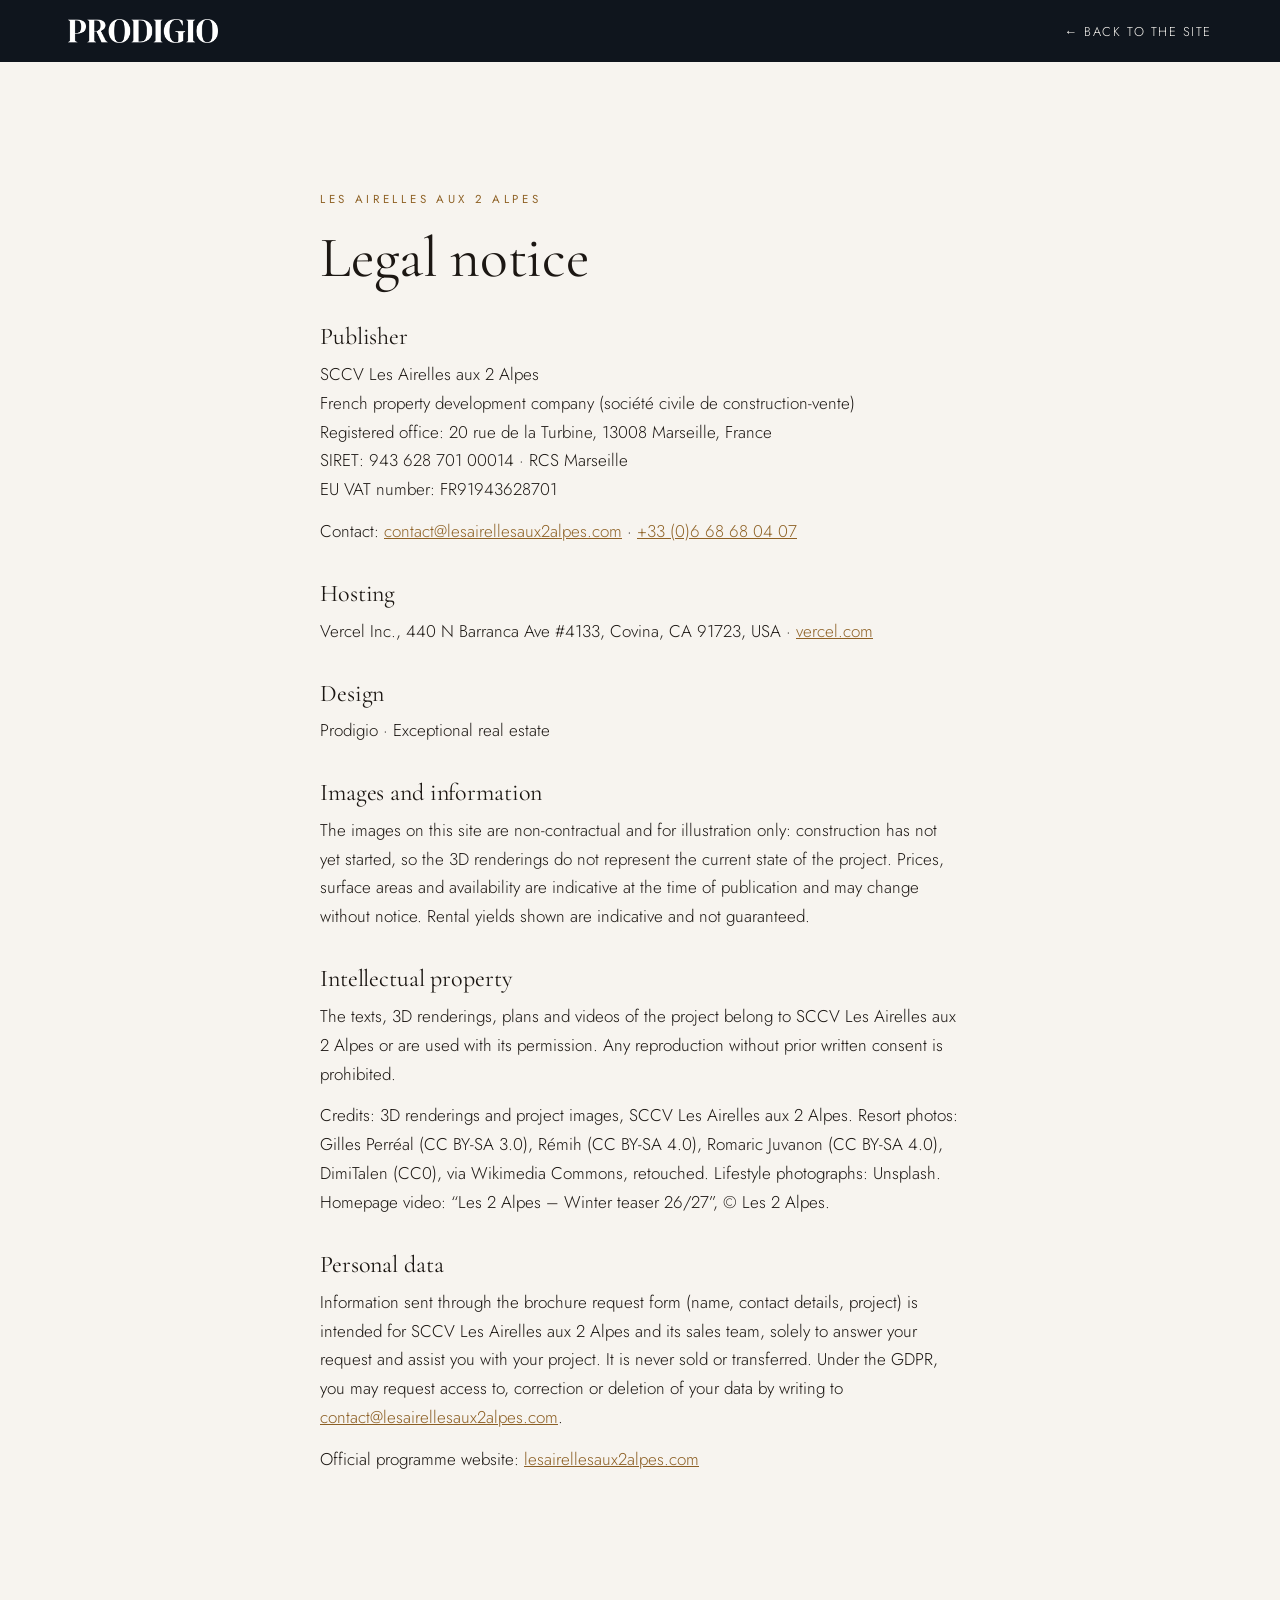
<file: en/legal-notice/index.html>
<!DOCTYPE html>
<html lang="en">
<head>
<meta charset="UTF-8" />
<meta name="viewport" content="width=device-width, initial-scale=1, viewport-fit=cover" />
<title>Legal notice — Les Airelles aux 2 Alpes</title>
<meta name="robots" content="noindex, follow" />
<meta name="theme-color" content="#0E141C" />
<link rel="preconnect" href="https://fonts.googleapis.com" />
<link rel="preconnect" href="https://fonts.gstatic.com" crossorigin />
<link href="https://fonts.googleapis.com/css2?family=Cormorant+Garamond:ital,wght@0,300;0,400;0,500;1,300;1,400&family=Jost:wght@300;400;500&display=swap" rel="stylesheet" />
<link rel="stylesheet" href="/styles.css" />
<link rel="icon" href="/assets/favicon.svg" type="image/svg+xml" />
</head>
<body class="legal">
<header class="legal__top"><div class="wrap"><a href="/en/"><img src="/assets/brand/prodigio-blanc.png" alt="Prodigio" width="150" /></a><a class="legal__back" href="/en/">← Back to the site</a></div></header>
<main class="section"><div class="wrap legal__body">
<span class="eyebrow">Les Airelles aux 2 Alpes</span>
<h1 class="h2">Legal notice</h1>

<h2>Publisher</h2>
<p>SCCV Les Airelles aux 2 Alpes<br />French property development company (société civile de construction-vente)<br />Registered office: 20 rue de la Turbine, 13008 Marseille, France<br />SIRET: 943 628 701 00014 · RCS Marseille<br />EU VAT number: FR91943628701</p>
<p>Contact: <a href="mailto:contact@lesairellesaux2alpes.com">contact@lesairellesaux2alpes.com</a> · <a href="tel:+33668680407">+33 (0)6 68 68 04 07</a></p>
<h2>Hosting</h2>
<p>Vercel Inc., 440 N Barranca Ave #4133, Covina, CA 91723, USA · <a href="https://vercel.com" target="_blank" rel="noopener">vercel.com</a></p>
<h2>Design</h2>
<p>Prodigio · Exceptional real estate</p>
<h2>Images and information</h2>
<p>The images on this site are non-contractual and for illustration only: construction has not yet started, so the 3D renderings do not represent the current state of the project. Prices, surface areas and availability are indicative at the time of publication and may change without notice. Rental yields shown are indicative and not guaranteed.</p>
<h2>Intellectual property</h2>
<p>The texts, 3D renderings, plans and videos of the project belong to SCCV Les Airelles aux 2 Alpes or are used with its permission. Any reproduction without prior written consent is prohibited.</p>
<p>Credits: 3D renderings and project images, SCCV Les Airelles aux 2 Alpes. Resort photos: Gilles Perréal (CC BY-SA 3.0), Rémih (CC BY-SA 4.0), Romaric Juvanon (CC BY-SA 4.0), DimiTalen (CC0), via Wikimedia Commons, retouched. Lifestyle photographs: Unsplash. Homepage video: “Les 2 Alpes – Winter teaser 26/27”, © Les 2 Alpes.</p>
<h2>Personal data</h2>
<p>Information sent through the brochure request form (name, contact details, project) is intended for SCCV Les Airelles aux 2 Alpes and its sales team, solely to answer your request and assist you with your project. It is never sold or transferred. Under the GDPR, you may request access to, correction or deletion of your data by writing to <a href="mailto:contact@lesairellesaux2alpes.com">contact@lesairellesaux2alpes.com</a>.</p>
<p>Official programme website: <a href="https://www.lesairellesaux2alpes.com/" target="_blank" rel="noopener">lesairellesaux2alpes.com</a></p>
</div></main>
</body>
</html>
</file>
<file: styles.css>
/* ============================================================
   LES AIRELLES AUX 2 ALPES — Landing
   Doré · blanc de neige · bleu de nuit
============================================================ */

:root {
  --nuit: #0E141C;
  --nuit-2: #16202B;
  --bois: #12100E;
  /* --miel : accent pour le texte. Bronze doré sur fond clair (4,98:1),
     redéfini en or clair dans les sections sombres (8,8:1). */
  --miel: #8C5F24;
  --ambre: #E2A85C;
  /* Bouton principal : dégradé or → bronze, texte blanc >= 4,7:1 sur tout le dégradé */
  --cta: #8A5E25;
  --cta-clair: #9A6A2C;
  --cta-profond: #6F4A1B;
  --cta-hover: #7A5220;
  --neige: #F7F4EF;
  --neige-2: #EFEAE3;
  --encre: #1B1612;
  --gris: rgba(27, 22, 18, 0.64);
  --ligne: rgba(27, 22, 18, 0.14);
  --ligne-clair: rgba(246, 242, 234, 0.18);
  --serif: 'Cormorant Garamond', 'Times New Roman', serif;
  --sans: 'Jost', -apple-system, 'Helvetica Neue', sans-serif;
  --ease: cubic-bezier(.22, .61, .36, 1);
  --gutter: clamp(1rem, 4vw, 3rem);
  --max: 1240px;
}

*, *::before, *::after { box-sizing: border-box; }
html { -webkit-text-size-adjust: 100%; scroll-behavior: smooth; }
body {
  margin: 0;
  background: var(--neige);
  color: var(--encre);
  font-family: var(--sans);
  font-weight: 300;
  font-size: 1.0625rem;
  line-height: 1.65;
  -webkit-font-smoothing: antialiased;
  overflow-x: hidden;
}
img, video, iframe { display: block; max-width: 100%; }
img { height: auto; }
a { color: inherit; }
button { font: inherit; color: inherit; cursor: pointer; }
p { margin: 0 0 1em; }
h1, h2, h3 { margin: 0; font-family: var(--serif); font-weight: 400; line-height: 1.08; letter-spacing: -0.005em; }
em { font-style: italic; }

.wrap { width: 100%; max-width: var(--max); margin: 0 auto; padding: 0 var(--gutter); }
.eyebrow {
  display: block;
  font-size: 0.72rem;
  letter-spacing: 0.32em;
  text-transform: uppercase;
  font-weight: 400;
  color: var(--miel);
  margin-bottom: 1.1rem;
}
.h2 { font-size: clamp(2.1rem, 4.6vw, 3.6rem); margin-bottom: 1.4rem; }
.h2 em { color: var(--miel); }
.lede { font-size: clamp(1.08rem, 1.5vw, 1.25rem); color: var(--gris); max-width: 38rem; }
.section { padding: clamp(4.5rem, 10vw, 8.5rem) 0; }
.section--dark { background: var(--nuit); color: var(--neige); }
.section--dark .lede { color: rgba(246, 242, 234, 0.72); }
.section--wood { background: var(--bois); color: var(--neige); }
.section--wood .lede { color: rgba(246, 242, 234, 0.72); }
.hero, .figures, .scene, .tablee, .section--dark, .section--wood, .final, .modal__head, .footer, .nav, .season { --miel: var(--ambre); }
.center { text-align: center; }

/* ---------- Accessibilité ---------- */
:focus-visible { outline: 2px solid var(--ambre); outline-offset: 3px; }
.btn:focus-visible { outline-color: var(--encre); box-shadow: 0 0 0 5px var(--ambre); }
.ba:focus-within .ba__line::after { box-shadow: 0 0 0 3px var(--ambre); }
.skip-link {
  position: absolute; left: 1rem; top: -100px; z-index: 300;
  padding: 0.8rem 1.2rem; background: var(--nuit); color: var(--neige);
  text-decoration: none; font-size: 0.9rem;
}
.skip-link:focus { top: 1rem; }
/* Chiffres alignés (Cormorant est en chiffres elzéviriens par défaut) */
.hero__facts strong, .figures strong, .lot__price strong, .lot dd, .bigfig strong,
.compare strong, .access strong, .invest__list h3, .families strong { font-variant-numeric: lining-nums tabular-nums; }
.center .lede { margin-left: auto; margin-right: auto; }

/* Mention légale sur les rendus 3D */
.mention3d { position: relative; }
.mention3d::after {
  content: attr(data-mention);
  position: absolute;
  right: 0.6rem;
  bottom: 0.5rem;
  font-family: var(--sans);
  font-size: 0.62rem;
  letter-spacing: 0.06em;
  color: rgba(255, 255, 255, 0.82);
  text-shadow: 0 1px 3px rgba(0, 0, 0, 0.6);
  pointer-events: none;
}

/* ---------- Boutons ---------- */
.btn {
  display: inline-flex;
  align-items: center;
  justify-content: center;
  gap: 0.7rem;
  padding: 1.05rem 1.9rem;
  border: 0;
  border-radius: 2px;
  background: var(--cta);
  color: #fff;
  font-size: 0.8rem;
  font-weight: 500;
  letter-spacing: 0.2em;
  text-transform: uppercase;
  text-decoration: none;
  transition: background 220ms var(--ease), transform 220ms var(--ease), box-shadow 220ms var(--ease);
  box-shadow: 0 10px 30px rgba(148, 101, 38, 0.3);
  min-height: 48px;
  touch-action: manipulation;
}
.btn:hover { background: var(--cta-hover); transform: translateY(-2px); }
.btn:active { transform: translateY(0) scale(0.98); }
.btn svg { width: 16px; height: 16px; flex-shrink: 0; }
.btn--ghost { background: transparent; border: 1px solid rgba(246, 242, 234, 0.55); box-shadow: none; }
.btn--ghost:hover { background: rgba(246, 242, 234, 0.1); }
.btn--block { width: 100%; }
.cta-note { font-size: 0.82rem; color: var(--gris); margin-top: 0.9rem; }
.section--dark .cta-note, .section--wood .cta-note, .hero .cta-note { color: rgba(246, 242, 234, 0.7); }

/* ---------- Navigation ---------- */
.nav {
  position: fixed;
  inset: 0 0 auto 0;
  z-index: 100;
  transition: background 300ms var(--ease), box-shadow 300ms var(--ease);
}
.nav.is-scrolled {
  background: rgba(14, 20, 28, 0.92);
  -webkit-backdrop-filter: blur(12px);
  backdrop-filter: blur(12px);
  box-shadow: 0 1px 0 var(--ligne-clair);
}
.nav__inner {
  max-width: 1440px;
  margin: 0 auto;
  padding: 1.1rem var(--gutter);
  display: flex;
  align-items: center;
  gap: 2rem;
  color: var(--neige);
}
.nav__brand { display: flex; flex-direction: column; justify-content: center; min-height: 44px; text-decoration: none; line-height: 1; }
.nav__brand strong { font-family: var(--serif); font-weight: 500; font-size: 1.45rem; letter-spacing: 0.08em; }
.nav__brand small { font-size: 0.6rem; letter-spacing: 0.34em; text-transform: uppercase; opacity: 0.75; margin-top: 0.35rem; }
.nav__links { display: flex; gap: 1.8rem; margin-left: auto; }
.nav__links a { text-decoration: none; font-size: 0.78rem; letter-spacing: 0.18em; text-transform: uppercase; opacity: 0.85; }
.nav__links a:hover { opacity: 1; color: var(--ambre); }
.nav__lang { display: flex; gap: 0.25rem; font-size: 0.72rem; letter-spacing: 0.16em; }
.nav__lang a { text-decoration: none; padding: 0.3rem 0.45rem; min-width: 44px; min-height: 44px; display: inline-flex; align-items: center; justify-content: center; opacity: 0.55; border-bottom: 1px solid transparent; }
.nav__lang a.is-active { opacity: 1; border-bottom-color: var(--ambre); }
.nav__cta { padding: 0.75rem 1.2rem; font-size: 0.7rem; box-shadow: none; }
.nav__burger {
  display: none;
  width: 44px; height: 44px;
  background: none; border: 0;
  margin-left: auto;
  position: relative;
}
.nav__burger span { position: absolute; left: 11px; right: 11px; height: 1px; background: var(--neige); transition: transform 250ms var(--ease), opacity 250ms; }
.nav__burger span:nth-child(1) { top: 17px; }
.nav__burger span:nth-child(2) { top: 26px; }
.nav__burger[aria-expanded="true"] span:nth-child(1) { transform: translateY(4.5px) rotate(45deg); }
.nav__burger[aria-expanded="true"] span:nth-child(2) { transform: translateY(-4.5px) rotate(-45deg); }
.nav__mobile {
  display: none;
  position: fixed;
  inset: 0;
  z-index: -1;
  background: var(--nuit);
  padding: 6.5rem var(--gutter) 2rem;
  flex-direction: column;
  gap: 1.6rem;
  color: var(--neige);
}
.nav__mobile.is-open { display: flex; }
.nav__mobile a:not(.btn) { font-family: var(--serif); font-size: 2rem; text-decoration: none; }
.nav__mobile .nav__lang { font-size: 0.9rem; margin-top: 0.5rem; }

@media (max-width: 1120px) {
  .nav__links, .nav__inner > .nav__lang, .nav__inner > .nav__cta { display: none; }
  .nav__burger { display: block; }
}

/* ---------- Hero ---------- */
.hero {
  position: relative;
  min-height: 100vh;
  min-height: 100svh;
  display: flex;
  align-items: flex-end;
  color: var(--neige);
  background: var(--nuit);
  overflow: hidden;
}
.hero { isolation: isolate; }
.hero__media { position: absolute; inset: 0; z-index: 0; overflow: hidden; }
.hero__content { z-index: 2; }
.hero__poster { width: 100%; height: 100%; object-fit: cover; animation: heroZoom 18s ease-out both; }
.hero__video {
  position: absolute;
  top: 50%; left: 50%;
  width: 100vw; height: 56.25vw;
  min-height: 100vh; min-width: 177.78vh;
  /* Agrandie pour rogner le titre et les boutons du lecteur YouTube */
  transform: translate(-50%, -50%) scale(1.3);
  border: 0;
  opacity: 0;
  z-index: 0;
  transition: opacity 1.2s var(--ease);
  pointer-events: none;
}
.hero__video.is-playing { opacity: 1; }
.hero__overlay {
  position: absolute; inset: 0; z-index: 1;
  background:
    linear-gradient(90deg, rgba(14, 20, 28, 0.62) 0%, rgba(14, 20, 28, 0.25) 45%, rgba(14, 20, 28, 0) 70%),
    linear-gradient(180deg, rgba(14, 20, 28, 0.55) 0%, rgba(14, 20, 28, 0.05) 30%, rgba(14, 20, 28, 0.2) 55%, rgba(14, 20, 28, 0.88) 100%);
}
.hero__content {
  position: relative;
  width: 100%;
  max-width: 1440px;
  margin: 0 auto;
  padding: 0 var(--gutter) clamp(2.5rem, 7vh, 5rem);
}
/* Entrée orchestrée : chaque ligne arrive à son tour */
.hero__content > * { animation: heroIn 0.9s var(--ease) both; }
.hero__content > :nth-child(1) { animation-delay: 0.05s; }
.hero__content > :nth-child(2) { animation-delay: 0.18s; }
.hero__content > :nth-child(3) { animation-delay: 0.38s; }
.hero__content > :nth-child(4) { animation-delay: 0.52s; }
.hero__content > :nth-child(5) { animation-delay: 0.66s; }
.hero__content > :nth-child(6) { animation-delay: 0.8s; }
.hero__kicker { font-size: 0.74rem; letter-spacing: 0.34em; text-transform: uppercase; color: var(--ambre); margin-bottom: 1.2rem; }
.hero h1 { font-size: clamp(2.5rem, 6.4vw, 5.6rem); font-weight: 300; max-width: 15ch; text-shadow: 0 2px 30px rgba(0, 0, 0, 0.35); }
.hero h1 em { font-weight: 400; color: #fff; }
.hero__sub { font-size: clamp(1.05rem, 1.6vw, 1.3rem); max-width: 40rem; margin: 1.4rem 0 2rem; color: rgba(246, 242, 234, 0.9); }
.hero__facts { display: flex; flex-wrap: wrap; gap: 0.6rem 2.2rem; list-style: none; padding: 0; margin: 0 0 2.2rem; }
.hero__facts li { display: flex; flex-direction: column; }
.hero__facts strong { font-family: var(--serif); font-size: clamp(1.6rem, 2.6vw, 2.2rem); font-weight: 400; line-height: 1.1; }
.hero__facts span { font-size: 0.72rem; letter-spacing: 0.18em; text-transform: uppercase; opacity: 0.75; }
.hero__status { display: inline-flex; align-items: center; gap: 0.6rem; font-size: 0.85rem; margin-top: 1.1rem; color: rgba(246, 242, 234, 0.85); }
.hero__status i { width: 7px; height: 7px; border-radius: 50%; flex-shrink: 0; background: var(--ambre); box-shadow: 0 0 0 4px rgba(226, 168, 92, 0.25); }
.hero .mention3d-hero { position: absolute; right: var(--gutter); bottom: 0.8rem; font-size: 0.62rem; letter-spacing: 0.06em; opacity: 0.7; }
.hero.has-video .mention3d-hero { display: none; }

@media (max-width: 640px) {
  .hero__content { padding-top: 6.5rem; padding-bottom: 2rem; }
  .hero__kicker { font-size: 0.64rem; letter-spacing: 0.24em; margin-bottom: 0.8rem; }
  .hero h1 { font-size: clamp(2.05rem, 9.4vw, 2.6rem); }
  .hero__sub { font-size: 0.98rem; line-height: 1.55; margin: 1rem 0 1.4rem; }
  .hero__facts { display: grid; grid-template-columns: repeat(3, auto); justify-content: space-between; gap: 0.5rem; margin-bottom: 1.5rem; }
  .hero__facts strong { font-size: 1.45rem; }
  .hero__facts span { font-size: 0.68rem; letter-spacing: 0.08em; }
  .hero .btn { width: 100%; padding: 1rem 1.2rem; letter-spacing: 0.14em; }
  .hero__status { font-size: 0.78rem; }
  .hero__poster { object-position: 60% 50%; }
}

@keyframes heroZoom { from { transform: scale(1.08); } to { transform: scale(1); } }
@keyframes heroIn { from { opacity: 0; transform: translateY(24px); } to { opacity: 1; transform: none; } }

/* ---------- Bandeau chiffres ---------- */
.figures { background: var(--nuit); color: var(--neige); border-top: 1px solid var(--ligne-clair); }
.figures ul { list-style: none; margin: 0 auto; padding: 0; display: grid; grid-template-columns: repeat(4, 1fr); }
.figures li { padding: 2.2rem 1rem; text-align: center; border-right: 1px solid var(--ligne-clair); }
.figures li:last-child { border-right: 0; }
.figures strong { display: block; font-family: var(--serif); font-weight: 300; font-size: clamp(2.2rem, 4vw, 3.4rem); line-height: 1; color: var(--ambre); }
.figures span { display: block; margin-top: 0.6rem; font-size: 0.74rem; letter-spacing: 0.2em; text-transform: uppercase; opacity: 0.8; }
@media (max-width: 760px) {
  .figures ul { grid-template-columns: repeat(2, 1fr); }
  .figures li:nth-child(2) { border-right: 0; }
  .figures li:nth-child(-n+2) { border-bottom: 1px solid var(--ligne-clair); }
  .figures li { padding: 1.6rem 0.5rem; }
}

/* ---------- Art de vivre ---------- */
.scene {
  position: relative;
  min-height: 92vh;
  min-height: 92svh;
  display: flex;
  align-items: flex-end;
  color: var(--neige);
  overflow: hidden;
}
.scene > img { position: absolute; inset: 0; width: 100%; height: 100%; object-fit: cover; }
.scene::before { content: ''; position: absolute; inset: 0; background: linear-gradient(180deg, rgba(14, 20, 28, 0) 35%, rgba(14, 20, 28, 0.78) 100%); z-index: 1; }
.scene__text { position: relative; z-index: 2; padding-bottom: clamp(3rem, 9vh, 6rem); }
.scene__text p.big { font-family: var(--serif); font-weight: 300; font-size: clamp(2rem, 5vw, 4.2rem); line-height: 1.08; max-width: 18ch; margin: 0; }
.scene__text p.big em { color: var(--ambre); }
.scene__text p.small { margin-top: 1.2rem; max-width: 34rem; color: rgba(246, 242, 234, 0.85); }

.tablee { background: var(--bois); color: var(--neige); padding: clamp(4rem, 9vw, 7rem) 0; }
.tablee__head { display: grid; grid-template-columns: 1fr 1fr; gap: 2rem 4rem; align-items: end; margin-bottom: 3rem; }
.tablee__head .lede { color: rgba(246, 242, 234, 0.75); margin: 0; }
.mosaic {
  display: grid;
  grid-template-columns: repeat(12, 1fr);
  grid-auto-rows: clamp(140px, 17vw, 240px);
  gap: clamp(0.5rem, 1vw, 0.9rem);
}
.mosaic figure { margin: 0; position: relative; overflow: hidden; border-radius: 2px; }
.mosaic img { width: 100%; height: 100%; object-fit: cover; transition: transform 1.6s var(--ease); }
.mosaic figure:hover img { transform: scale(1.04); }
.mosaic figcaption {
  position: absolute; left: 0; right: 0; bottom: 0;
  padding: 2.5rem 1rem 0.9rem;
  background: linear-gradient(180deg, transparent, rgba(0, 0, 0, 0.6));
  font-family: var(--serif); font-style: italic; font-size: 1.15rem;
}
.m1 { grid-column: span 7; grid-row: span 2; }
.m2 { grid-column: span 5; }
.m3 { grid-column: span 5; }
.m4 { grid-column: span 4; }
.m5 { grid-column: span 4; }
.m6 { grid-column: span 4; }
@media (max-width: 760px) {
  .tablee__head { grid-template-columns: 1fr; }
  .mosaic { grid-template-columns: repeat(2, 1fr); grid-auto-rows: 42vw; }
  .m1 { grid-column: span 2; grid-row: span 1; }
  .m2, .m3, .m4, .m5 { grid-column: span 1; }
  .m6 { grid-column: span 2; }
}

.famille { display: grid; grid-template-columns: 1.1fr 1fr; min-height: 80vh; }
.famille__img { position: relative; overflow: hidden; }
.famille__img img { position: absolute; inset: 0; width: 100%; height: 100%; object-fit: cover; }
.famille__text { padding: clamp(3rem, 8vw, 7rem) clamp(1.5rem, 6vw, 6rem); display: flex; flex-direction: column; justify-content: center; }
@media (max-width: 860px) {
  .famille { grid-template-columns: 1fr; }
  .famille__img { aspect-ratio: 4 / 3; }
}

/* ---------- Avant / après ---------- */
.ba { position: relative; aspect-ratio: 4 / 3; max-width: 1100px; margin: 3rem auto 0; overflow: hidden; border-radius: 2px; user-select: none; box-shadow: 0 30px 80px rgba(0, 0, 0, 0.25); }
.ba img { position: absolute; inset: 0; width: 100%; height: 100%; object-fit: cover; }
.ba__after { clip-path: inset(0 0 0 var(--pos, 50%)); }
.ba__line { position: absolute; top: 0; bottom: 0; left: var(--pos, 50%); width: 2px; margin-left: -1px; background: #fff; pointer-events: none; }
.ba__line::after {
  content: '';
  position: absolute; top: 50%; left: 50%;
  width: 46px; height: 46px; margin: -23px 0 0 -23px;
  border-radius: 50%;
  background: rgba(14, 20, 28, 0.55) url("data:image/svg+xml;utf8,<svg xmlns='http://www.w3.org/2000/svg' viewBox='0 0 24 24' fill='none' stroke='white' stroke-width='1.6' stroke-linecap='round' stroke-linejoin='round'><path d='M9 6l-6 6 6 6M15 6l6 6-6 6'/></svg>") center / 22px no-repeat;
  border: 1px solid rgba(255, 255, 255, 0.8);
  -webkit-backdrop-filter: blur(4px); backdrop-filter: blur(4px);
}
.ba input { position: absolute; inset: 0; width: 100%; height: 100%; opacity: 0; cursor: ew-resize; margin: 0; -webkit-appearance: none; appearance: none; touch-action: pan-y; }
.ba__tag { position: absolute; top: 1rem; padding: 0.35rem 0.75rem; font-size: 0.68rem; letter-spacing: 0.22em; text-transform: uppercase; background: rgba(14, 20, 28, 0.6); color: #fff; pointer-events: none; }
.ba__tag--before { left: 1rem; }
.ba__tag--after { right: 1rem; }

/* ---------- Le programme ---------- */
.prog__intro { display: grid; grid-template-columns: 1fr 1fr; gap: 3rem 5rem; align-items: center; }
.prog__intro .media { aspect-ratio: 16 / 9; overflow: hidden; border-radius: 2px; }
.prog__intro .media img { width: 100%; height: 100%; object-fit: cover; }
.checks { list-style: none; padding: 0; margin: 1.6rem 0 0; display: grid; gap: 0.75rem; }
.checks li { position: relative; padding-left: 1.8rem; }
.checks li::before { content: ''; position: absolute; left: 0; top: 0.72em; width: 0.9rem; height: 1px; background: var(--miel); }
.interior { margin-top: clamp(4rem, 8vw, 6rem); display: grid; grid-template-columns: repeat(6, 1fr); gap: clamp(0.6rem, 1.2vw, 1rem); }
.interior figure { margin: 0; overflow: hidden; border-radius: 2px; position: relative; }
.interior img { width: 100%; height: 100%; object-fit: cover; }
.interior figcaption { margin-top: 0.7rem; font-size: 0.85rem; color: var(--gris); }
.interior .i-big { grid-column: span 6; }
.interior .i-big > div, .interior .i-half > div { aspect-ratio: 16 / 9; overflow: hidden; }
.interior .i-half { grid-column: span 3; }
.interior .i-third { grid-column: span 2; }
.interior .i-third > div { aspect-ratio: 4 / 3; overflow: hidden; }
.view-insert { position: relative; }
.view-insert .vue { position: absolute; right: 1rem; top: 1rem; width: min(34%, 300px); border: 3px solid #fff; box-shadow: 0 12px 30px rgba(0, 0, 0, 0.35); }

.film { position: relative; margin-top: clamp(3rem, 6vw, 5rem); aspect-ratio: 16 / 9; background: var(--nuit); overflow: hidden; border-radius: 2px; }
.film img { width: 100%; height: 100%; object-fit: cover; opacity: 0.8; }
.film button {
  position: absolute; inset: 0;
  display: flex; flex-direction: column; align-items: center; justify-content: center; gap: 1rem;
  background: linear-gradient(180deg, rgba(14, 20, 28, 0.1), rgba(14, 20, 28, 0.55));
  border: 0; color: #fff;
  font-size: 0.78rem; letter-spacing: 0.24em; text-transform: uppercase;
}
.film button span.play {
  width: 84px; height: 84px; border-radius: 50%;
  border: 1px solid rgba(255, 255, 255, 0.8);
  display: flex; align-items: center; justify-content: center;
  -webkit-backdrop-filter: blur(6px); backdrop-filter: blur(6px);
  background: rgba(255, 255, 255, 0.08);
  transition: transform 300ms var(--ease), background 300ms;
}
.film button:hover span.play { transform: scale(1.06); background: rgba(255, 255, 255, 0.18); }
.film iframe, .film video { position: absolute; inset: 0; width: 100%; height: 100%; border: 0; background: #000; }

@media (max-width: 860px) {
  .prog__intro { grid-template-columns: 1fr; }
  .interior .i-half, .interior .i-third { grid-column: span 6; }
  .view-insert .vue { width: 40%; right: 0.6rem; top: 0.6rem; border-width: 2px; }
}

/* ---------- Les appartements ---------- */
.status { display: flex; flex-wrap: wrap; gap: 0.6rem 1.6rem; align-items: center; margin: 1.6rem 0 2.6rem; font-size: 0.86rem; letter-spacing: 0.08em; }
.status span { display: inline-flex; align-items: center; gap: 0.5rem; }
.status i { width: 8px; height: 8px; border-radius: 50%; }
.status .sold i { background: #9A3B2E; }
.status .offer i { background: var(--miel); }
.status .free i { background: #5E7D5A; }
.families { display: grid; grid-template-columns: repeat(3, 1fr); gap: 1px; background: var(--ligne); border: 1px solid var(--ligne); margin-bottom: 3rem; }
.families div { background: var(--neige); padding: 1.6rem 1.4rem; }
.families strong { display: block; font-family: var(--serif); font-size: 1.6rem; font-weight: 500; }
.families span { font-size: 0.9rem; color: var(--gris); }
.lots { display: grid; grid-template-columns: repeat(3, 1fr); gap: 1.2rem; }
.lot {
  background: #fff;
  border: 1px solid var(--ligne);
  border-radius: 2px;
  display: flex;
  flex-direction: column;
  transition: box-shadow 300ms var(--ease), transform 300ms var(--ease);
}
.lot:hover { box-shadow: 0 20px 50px rgba(27, 22, 18, 0.1); transform: translateY(-3px); }
.lot__plan { position: relative; aspect-ratio: 1.414; overflow: hidden; background: var(--neige-2); }
.lot__plan img { width: 100%; height: 100%; object-fit: cover; opacity: 0.85; }
.lot__plan span {
  position: absolute; inset: auto 0.8rem 0.8rem auto;
  padding: 0.35rem 0.7rem; background: rgba(14, 20, 28, 0.82); color: #fff;
  font-size: 0.7rem; letter-spacing: 0.16em; text-transform: uppercase;
}
.lot__body { padding: 1.3rem 1.3rem 1.4rem; display: flex; flex-direction: column; gap: 0.7rem; flex: 1; }
.lot__top { display: flex; justify-content: space-between; align-items: baseline; gap: 1rem; }
.lot__top h3 { font-size: 1.55rem; font-weight: 500; }
.lot__top small { font-size: 0.7rem; letter-spacing: 0.2em; text-transform: uppercase; color: var(--gris); }
.lot dl { margin: 0; display: grid; grid-template-columns: auto 1fr; gap: 0.3rem 1rem; font-size: 0.9rem; }
.lot dt { color: var(--gris); }
.lot dd { margin: 0; text-align: right; }
.lot__tag { align-self: flex-start; font-size: 0.68rem; letter-spacing: 0.16em; text-transform: uppercase; color: var(--bois); background: rgba(148, 101, 38, 0.16); padding: 0.3rem 0.6rem; }
.lot__price { margin-top: auto; padding-top: 0.9rem; border-top: 1px solid var(--ligne); display: flex; justify-content: space-between; align-items: baseline; }
.lot__price strong { font-family: var(--serif); font-size: 1.7rem; font-weight: 500; }
.lot__price span { font-size: 0.72rem; letter-spacing: 0.14em; text-transform: uppercase; color: var(--gris); }
.lot--star { border-color: var(--miel); }
.lots__cta { margin-top: 2.6rem; text-align: center; }
@media (max-width: 1000px) { .lots { grid-template-columns: repeat(2, 1fr); } }
@media (max-width: 640px) {
  .lots { grid-template-columns: 1fr; }
  .lot__plan { aspect-ratio: 2.6; }
  .lot__body { padding: 1rem 1.1rem 1.1rem; gap: 0.5rem; }
  .lot dl { font-size: 0.86rem; gap: 0.15rem 1rem; }
  .lot__price { padding-top: 0.6rem; }
  .families { grid-template-columns: 1fr; }
}

/* ---------- Investir ---------- */
.invest { display: grid; grid-template-columns: 1.05fr 1fr; gap: 3rem 5rem; align-items: start; }
.bigfig { border-top: 1px solid var(--ligne-clair); padding-top: 2rem; }
.bigfig strong { display: block; font-family: var(--serif); font-weight: 300; font-size: clamp(3.6rem, 9vw, 7rem); line-height: 0.95; color: var(--ambre); }
.bigfig p { margin-top: 1rem; color: rgba(246, 242, 234, 0.8); }
.invest__list { list-style: none; margin: 0; padding: 0; }
.invest__list li { padding: 1.4rem 0; border-bottom: 1px solid var(--ligne-clair); }
.invest__list li:first-child { padding-top: 0; }
.invest__list h3 { font-size: 1.6rem; margin-bottom: 0.4rem; }
.invest__list p { margin: 0; color: rgba(246, 242, 234, 0.75); font-size: 0.98rem; }
.invest__list .fine { display: block; margin-top: 0.5rem; font-size: 0.8rem; color: var(--ambre); letter-spacing: 0.04em; }
.compare { margin-top: clamp(3.5rem, 7vw, 5rem); display: grid; grid-template-columns: 1fr 1fr; border: 1px solid var(--ligne-clair); }
.compare div { padding: 2rem 1.6rem; text-align: center; }
.compare div + div { border-left: 1px solid var(--ligne-clair); background: rgba(148, 101, 38, 0.08); }
.compare small { display: block; font-size: 0.72rem; letter-spacing: 0.22em; text-transform: uppercase; opacity: 0.7; }
.compare strong { display: block; font-family: var(--serif); font-weight: 300; font-size: clamp(2.2rem, 5vw, 3.6rem); margin-top: 0.4rem; }
.compare div + div strong { color: var(--ambre); }
.compare-note { margin-top: 1rem; font-size: 0.8rem; opacity: 0.6; text-align: center; }
@media (max-width: 860px) {
  .invest { grid-template-columns: 1fr; }
  .compare { grid-template-columns: 1fr; }
  .compare div + div { border-left: 0; border-top: 1px solid var(--ligne-clair); }
}

/* ---------- Service ---------- */
.service { display: grid; grid-template-columns: 1fr 1.1fr; gap: 3rem 5rem; align-items: center; }
.service__img { aspect-ratio: 4 / 5; overflow: hidden; border-radius: 2px; }
.service__img img { width: 100%; height: 100%; object-fit: cover; }
.service__grid { display: grid; grid-template-columns: 1fr 1fr; gap: 2rem 2.4rem; margin-top: 2.2rem; }
.service__grid h3 { font-size: 1.35rem; margin-bottom: 0.4rem; }
.service__grid p { font-size: 0.95rem; color: var(--gris); margin: 0; }
.service__grid .num { display: block; font-family: var(--serif); color: var(--miel); font-size: 1rem; margin-bottom: 0.4rem; }
@media (max-width: 860px) {
  .service { grid-template-columns: 1fr; }
  .service__img { aspect-ratio: 16 / 10; }
  .service__grid { grid-template-columns: 1fr; }
}

/* ---------- Station ---------- */
.seasons { display: grid; grid-template-columns: 1fr 1fr; gap: clamp(1rem, 2vw, 1.6rem); margin-top: 3rem; }
.season { position: relative; overflow: hidden; border-radius: 2px; min-height: 560px; display: flex; align-items: flex-end; color: #fff; }
.season > img { position: absolute; inset: 0; width: 100%; height: 100%; object-fit: cover; }
.season::before { content: ''; position: absolute; inset: 0; background: linear-gradient(180deg, rgba(0, 0, 0, 0) 30%, rgba(14, 20, 28, 0.85) 100%); z-index: 1; }
.season__body { position: relative; z-index: 2; padding: 2rem; }
.season h3 { font-size: 2.2rem; margin-bottom: 0.8rem; }
.season ul { list-style: none; margin: 0; padding: 0; display: grid; gap: 0.35rem; font-size: 0.95rem; color: rgba(255, 255, 255, 0.88); }
.station-strip { display: grid; grid-template-columns: repeat(3, 1fr); gap: clamp(1rem, 2vw, 1.6rem); margin-top: clamp(1rem, 2vw, 1.6rem); }
.station-strip figure { margin: 0; }
.station-strip figure > div { aspect-ratio: 4 / 3; overflow: hidden; border-radius: 2px; }
.station-strip img { width: 100%; height: 100%; object-fit: cover; }
.station-strip figcaption { margin-top: 0.8rem; font-size: 0.92rem; color: var(--gris); }
.station-strip figcaption strong { display: block; font-family: var(--serif); font-size: 1.35rem; font-weight: 500; color: var(--encre); }
@media (max-width: 860px) {
  .seasons, .station-strip { grid-template-columns: 1fr; }
  .season { min-height: 460px; }
}

/* ---------- Accès ---------- */
.access { display: grid; grid-template-columns: repeat(3, 1fr); gap: 1px; background: var(--ligne-clair); border: 1px solid var(--ligne-clair); margin-top: 3rem; }
.access div { background: var(--nuit); padding: 2.2rem 1.8rem; }
.access strong { display: block; font-family: var(--serif); font-weight: 300; font-size: clamp(2.4rem, 4vw, 3.2rem); color: var(--ambre); line-height: 1; }
.access span { display: block; margin-top: 0.7rem; color: rgba(246, 242, 234, 0.8); }
@media (max-width: 760px) { .access { grid-template-columns: 1fr; } }

/* ---------- CTA final ---------- */
.final { position: relative; color: var(--neige); text-align: center; overflow: hidden; }
.final > img { position: absolute; inset: 0; width: 100%; height: 100%; object-fit: cover; }
.final::before { content: ''; position: absolute; inset: 0; background: rgba(14, 20, 28, 0.7); z-index: 1; }
.final .wrap { position: relative; z-index: 2; }
.final .h2 { max-width: 20ch; margin-left: auto; margin-right: auto; }
.final .lede { color: rgba(246, 242, 234, 0.82); margin-left: auto; margin-right: auto; }
.dossier-list { list-style: none; padding: 0; margin: 2rem auto 2.4rem; display: flex; flex-wrap: wrap; justify-content: center; gap: 0.6rem 2rem; font-size: 0.82rem; letter-spacing: 0.18em; text-transform: uppercase; }
.dossier-list li::before { content: '—'; color: var(--ambre); margin-right: 0.6rem; }

/* ---------- FAQ ---------- */
.faq { max-width: 860px; margin: 0 auto; }
.faq details { border-bottom: 1px solid var(--ligne); }
.faq summary { list-style: none; cursor: pointer; padding: 1.4rem 2.5rem 1.4rem 0; position: relative; font-family: var(--serif); font-size: 1.4rem; }
.faq summary::-webkit-details-marker { display: none; }
.faq summary::after { content: '+'; position: absolute; right: 0.3rem; top: 1.2rem; font-family: var(--sans); font-weight: 300; font-size: 1.6rem; color: var(--miel); transition: transform 250ms; }
.faq details[open] summary::after { transform: rotate(45deg); }
.faq details p { color: var(--gris); padding-bottom: 1.2rem; margin: 0; }

/* ---------- Footer ---------- */
.footer { background: var(--nuit); color: rgba(246, 242, 234, 0.6); font-size: 0.8rem; padding: 3rem 0 6.5rem; }
.footer .wrap { display: flex; flex-wrap: wrap; gap: 1rem 2rem; justify-content: space-between; }
.footer strong { color: var(--neige); font-family: var(--serif); font-size: 1.3rem; font-weight: 500; letter-spacing: 0.06em; }
.footer p { margin: 0.3rem 0 0; max-width: 46rem; }
@media (min-width: 1121px) { .footer { padding-bottom: 3rem; } }

/* ---------- Sticky CTA (mobile) ---------- */
.sticky-cta {
  position: fixed;
  left: 0.75rem; right: 0.75rem; bottom: calc(0.75rem + env(safe-area-inset-bottom));
  z-index: 90;
  transform: translateY(140%);
  transition: transform 400ms var(--ease);
}
.sticky-cta.is-visible { transform: none; }
.sticky-cta .btn { width: 100%; box-shadow: 0 12px 30px rgba(0, 0, 0, 0.35); }
@media (min-width: 1121px) { .sticky-cta { display: none; } }

/* ---------- Modale formulaire ---------- */
.modal { position: fixed; inset: 0; z-index: 200; display: none; align-items: center; justify-content: center; padding: 1rem; }
.modal.is-open { display: flex; }
.modal__backdrop { position: absolute; inset: 0; background: rgba(10, 12, 16, 0.78); -webkit-backdrop-filter: blur(6px); backdrop-filter: blur(6px); }
.modal__panel {
  position: relative;
  width: 100%; max-width: 560px; max-height: calc(100vh - 2rem); overflow: auto;
  background: var(--neige);
  border-radius: 3px;
  box-shadow: 0 40px 100px rgba(0, 0, 0, 0.5);
  animation: heroIn 400ms var(--ease) both;
}
.modal__head { position: relative; padding: 2rem 2rem 1.2rem; background: var(--nuit) url('/assets/img/facade-nuit-828.webp') center 40% / cover; color: #fff; }
.modal__head::before { content: ''; position: absolute; inset: 0; background: linear-gradient(180deg, rgba(14, 20, 28, 0.35), rgba(14, 20, 28, 0.85)); }
.modal__head > * { position: relative; }
.modal__head h3 { font-size: 2rem; }
.modal__head p { margin: 0.5rem 0 0; font-size: 0.9rem; opacity: 0.85; }
.modal__close { position: absolute; top: 0.7rem; right: 0.7rem; z-index: 2; width: 44px; height: 44px; border-radius: 50%; border: 1px solid rgba(255, 255, 255, 0.5); background: rgba(0, 0, 0, 0.25); color: #fff; font-size: 1.3rem; line-height: 1; }
.modal__form { padding: 1.6rem 2rem 2rem; min-height: 200px; }
.form-pending { font-size: 0.9rem; color: var(--gris); border: 1px dashed var(--ligne); padding: 1.2rem; text-align: center; }

/* ---------- Révélations au scroll ---------- */
.reveal { opacity: 0; transform: translateY(20px); transition: opacity 0.7s var(--ease), transform 0.7s var(--ease); }
.reveal.is-visible { opacity: 1; transform: none; }
@media (prefers-reduced-motion: reduce) {
  html { scroll-behavior: auto; }
  .reveal { opacity: 1; transform: none; transition: none; }
  .hero__poster, .hero__content > * { animation: none; }
  .scene > img { transform: none !important; transition: none !important; }
}

/* ---------- Aperçu du dossier (lead magnet) ---------- */
.dossier-preview { position: relative; width: min(420px, 86vw); height: min(300px, 62vw); margin: 0 auto 2.6rem; }
.dp {
  position: absolute; top: 50%; left: 50%;
  width: 46%; aspect-ratio: 0.707;
  background: var(--neige); border-radius: 2px; overflow: hidden;
  box-shadow: 0 24px 50px rgba(0, 0, 0, 0.45);
  transition: transform 500ms var(--ease);
}
.dp img { width: 100%; height: 100%; object-fit: cover; }
.dp--plan { transform: translate(-112%, -46%) rotate(-9deg); padding: 8%; display: flex; align-items: center; }
.dp--plan img { object-fit: contain; height: auto; }
.dp--int { transform: translate(12%, -46%) rotate(8deg); }
.dp--cover { transform: translate(-50%, -52%); z-index: 2; color: #fff; }
.dp--cover::after { content: ''; position: absolute; inset: 0; background: linear-gradient(180deg, rgba(14, 20, 28, 0.55), rgba(14, 20, 28, 0.1) 40%, rgba(14, 20, 28, 0.85)); }
.dp--cover span { position: absolute; left: 9%; right: 9%; z-index: 1; font-family: var(--serif); line-height: 1.05; }
.dp--cover .t1 { top: 8%; font-size: 0.62rem; letter-spacing: 0.3em; font-family: var(--sans); }
.dp--cover .t2 { bottom: 9%; font-size: clamp(1rem, 2.4vw, 1.35rem); }
.dp--cover .t2 em { color: var(--ambre); }
.dossier-preview:hover .dp--plan { transform: translate(-120%, -48%) rotate(-12deg); }
.dossier-preview:hover .dp--int { transform: translate(20%, -48%) rotate(11deg); }
@media (prefers-reduced-motion: reduce) { .dp { transition: none; } }


/* ============================================================
   SIGNATURE — carnet d'alpinisme
============================================================ */

/* Grain argentique (desktop : l'overlay fixe reste léger pour le mobile) */
@media (min-width: 769px) {
  body::after {
    content: '';
    position: fixed; inset: 0; z-index: 150; pointer-events: none;
    opacity: 0.06; mix-blend-mode: overlay;
    background-image: url("data:image/svg+xml;utf8,<svg xmlns='http://www.w3.org/2000/svg' width='220' height='220'><filter id='n'><feTurbulence type='fractalNoise' baseFrequency='.85' numOctaves='2' stitchTiles='stitch'/><feColorMatrix values='0 0 0 0 1  0 0 0 0 1  0 0 0 0 1  0 0 0 .9 0'/></filter><rect width='100%' height='100%' filter='url(%23n)'/></svg>");
  }
}

/* Courbes de niveau en filigrane dans les sections sombres */
.figures, .section--dark, .tablee { position: relative; overflow: hidden; }
.figures::before, .section--dark::before, .tablee::before {
  content: '';
  position: absolute; inset: -10% -5%;
  background: url('/assets/topo.svg') center / cover no-repeat;
  opacity: 0.09;
  pointer-events: none;
}
.tablee::before { opacity: 0.06; }
.figures > ul, .section--dark > .wrap, .tablee > .wrap { position: relative; z-index: 1; }

/* Travelling lent sur les grandes images */
.scene > img { transform: scale(1.09); transition: transform 7s cubic-bezier(.2, .6, .2, 1); will-change: transform; }
.scene.in-view > img { transform: scale(1); }

/* Altimètre : la page se lit comme une ascension, du village au glacier */
.alti {
  display: none;
  position: fixed; right: 30px; top: 24vh; bottom: 24vh; width: 120px;
  z-index: 80; pointer-events: none;
  color: #fff; mix-blend-mode: difference;
  opacity: 0; transition: opacity 600ms var(--ease);
  font-family: var(--sans);
}
@media (min-width: 1400px) { .alti { display: block; } }
.alti.is-on { opacity: 1; }
.alti__track { position: absolute; right: 0; top: 0; bottom: 0; width: 1px; background: currentColor; opacity: 0.45; }
.alti__tick { position: absolute; right: 0; width: 6px; height: 1px; background: currentColor; opacity: 0.6; }
.alti__tick--major { width: 12px; opacity: 1; }
.alti__label {
  position: absolute; right: 18px; transform: translateY(-50%);
  font-size: 0.58rem; letter-spacing: 0.22em; text-transform: uppercase; white-space: nowrap; opacity: 0.75;
}
.alti__mark { position: absolute; right: -4px; width: 9px; height: 9px; border-radius: 50%; background: currentColor; transform: translateY(50%); transition: bottom 120ms linear; }
.alti__read {
  position: absolute; right: 18px; transform: translateY(50%);
  font-family: var(--serif); font-size: 1.05rem; white-space: nowrap;
  font-variant-numeric: lining-nums tabular-nums;
  transition: bottom 120ms linear;
}

/* Badge au-dessus du titre : « Les 2 Alpes · Immobilier d'exception » */
.hero__kicker {
  display: inline-flex; align-items: center; gap: 0.9rem;
  padding: 0.55rem 1.1rem 0.55rem 0.6rem; margin-bottom: 1.6rem;
  border: 1px solid rgba(226, 168, 92, 0.55); border-radius: 100px;
  background: rgba(14, 20, 28, 0.38);
  -webkit-backdrop-filter: blur(10px); backdrop-filter: blur(10px);
  box-shadow: inset 0 1px 0 rgba(255, 255, 255, 0.08), 0 8px 24px rgba(0, 0, 0, 0.25);
  color: var(--neige); letter-spacing: 0.24em;
}
.hero__kicker span:first-child {
  padding: 0.3rem 0.75rem; border-radius: 100px;
  background: linear-gradient(135deg, #E2A85C, #B07A35); color: #14100A; font-weight: 500;
}
.hero__kicker span + span::before { content: none; }
.hero h1 { max-width: none; font-size: clamp(2.5rem, 4.6vw, 4.4rem); }
.hero__kicker span { white-space: nowrap; }
.hero__facts strong { white-space: nowrap; }
@media (max-width: 640px) {
  .hero__kicker { font-size: 0.6rem; letter-spacing: 0.12em; max-width: 100%; }
  .hero__kicker span + span::before { margin: 0 0.6rem 0.15em; }
  .hero__facts strong { font-size: 1.3rem; }
}


/* ============================================================
   LE REFLET DES CTA (repris de villa-jeanjaures-cassis)
   Un reflet étroit traverse le bouton toutes les 5,6 s, derrière le texte.
   Il ne tourne que lorsque le bouton est à l'écran (main.js) et jamais
   pour un visiteur qui demande moins d'animations.
============================================================ */
.btn {
  position: relative; overflow: hidden; isolation: isolate;
  background: linear-gradient(135deg, var(--cta-clair) 0%, var(--cta-profond) 100%);
  border: 1px solid transparent;
  box-shadow: 0 6px 18px rgba(111, 74, 27, 0.28), inset 0 1px 0 rgba(255, 255, 255, 0.22);
  transition: background 180ms ease-out, transform 180ms ease-out, box-shadow 300ms ease-out;
}
.btn:hover {
  background: linear-gradient(135deg, #A87634 0%, #7A5220 100%);
  transform: translateY(-1px);
  box-shadow: 0 14px 32px rgba(111, 74, 27, 0.42), inset 0 1px 0 rgba(255, 255, 255, 0.28);
}
.btn:active { transform: translateY(1px); }
.btn > * { position: relative; z-index: 1; }
.btn svg { transition: transform 300ms ease-out; }
.btn:hover svg { transform: translateY(3px); }
.btn::after {
  content: ""; position: absolute; z-index: 0;
  top: -60%; bottom: -60%; left: 0; width: 46%;
  background: linear-gradient(100deg,
    rgba(255,255,255,0) 0%, rgba(255,255,255,.06) 22%, rgba(255,255,255,.22) 38%,
    rgba(255,255,255,.50) 50%, rgba(255,255,255,.22) 62%, rgba(255,255,255,.06) 78%,
    rgba(255,255,255,0) 100%);
  transform: translate3d(-180%, 0, 0) skewX(-18deg);
  pointer-events: none;
  animation: btn-eclat 5.6s linear infinite;
  animation-play-state: paused;
}
.btn.est-en-vue::after { animation-play-state: running; }
@keyframes btn-eclat {
  0%, 4% { transform: translate3d(-180%, 0, 0) skewX(-18deg); }
  30%    { transform: translate3d(420%, 0, 0) skewX(-18deg); }
  100%   { transform: translate3d(420%, 0, 0) skewX(-18deg); }
}
.btn--ghost { background: transparent; box-shadow: none; }
.btn--ghost::after { display: none; }
@media (prefers-reduced-motion: reduce) {
  .btn::after { animation: none; display: none; }
  .btn:hover svg { transform: none; }
}

/* Visite 3D : section à part entière, juste après les chiffres clés */
.visite { background: var(--neige-2); padding-bottom: clamp(3.5rem, 8vw, 6.5rem); }
.visite .film { margin-top: clamp(2rem, 4vw, 3rem); box-shadow: 0 30px 80px rgba(14, 20, 28, 0.25); }
.visite .film img { opacity: 0.92; }
@media (max-width: 640px) { .visite .film { margin-left: calc(-1 * var(--gutter)); margin-right: calc(-1 * var(--gutter)); border-radius: 0; } }
@media (max-width: 640px) {
  .hero h1 { font-size: clamp(2.05rem, 9.4vw, 2.6rem); }
  .hero__kicker { gap: 0.6rem; padding: 0.4rem 0.8rem 0.4rem 0.4rem; }
  .hero__kicker span:first-child { padding: 0.25rem 0.6rem; }
}

/* ============================================================
   ACCUEIL EN DEUX COLONNES (modèle villa Jean-Jaurès)
   Texte à gauche, encart « dossier » compact à droite ; la vidéo
   devient une toile de fond assombrie.
============================================================ */
.hero { align-items: center; }
.hero__overlay {
  background:
    linear-gradient(90deg, rgba(14, 20, 28, 0.82) 0%, rgba(14, 20, 28, 0.6) 45%, rgba(14, 20, 28, 0.42) 100%),
    linear-gradient(180deg, rgba(14, 20, 28, 0.55) 0%, rgba(14, 20, 28, 0.15) 35%, rgba(14, 20, 28, 0.7) 100%);
}
.hero__grid {
  display: grid; grid-template-columns: minmax(0, 1fr) 360px; gap: clamp(2.5rem, 5vw, 5rem);
  align-items: center; max-width: 1280px;
  padding-top: clamp(6.5rem, 12vh, 8rem); padding-bottom: clamp(3rem, 8vh, 5rem);
}
.hero__name {
  width: fit-content; margin-bottom: 1rem; padding-bottom: 0.8rem;
  font-family: var(--serif); font-size: clamp(0.85rem, 1vw, 1rem); letter-spacing: 0.32em; text-transform: uppercase;
  color: var(--ambre); border-bottom: 1px solid rgba(246, 242, 234, 0.28);
}
.hero__grid .hero__sub { font-size: clamp(1rem, 1.2vw, 1.12rem); max-width: 34rem; margin: 1.2rem 0 0; color: rgba(246, 242, 234, 0.88); }
.hero__features { list-style: none; padding: 0; margin: 1.6rem 0 0; display: grid; gap: 0.7rem; }
.hero__features li { display: flex; align-items: center; gap: 0.7rem; font-size: 0.95rem; color: rgba(246, 242, 234, 0.92); }
.hero__features svg { color: var(--ambre); flex-shrink: 0; }
.hero__visite {
  display: inline-flex; align-items: center; gap: 0.7rem;
  margin-top: 1.8rem; padding: 0.55rem 1.2rem 0.55rem 0.55rem;
  border: 1px solid rgba(246, 242, 234, 0.3); border-radius: 100px;
  background: rgba(255, 255, 255, 0.08); -webkit-backdrop-filter: blur(10px); backdrop-filter: blur(10px);
  color: #fff; text-decoration: none; font-size: 0.92rem; font-weight: 400;
  transition: background 250ms var(--ease), border-color 250ms var(--ease), transform 250ms var(--ease);
}
.hero__visite:hover { background: rgba(255, 255, 255, 0.15); border-color: var(--ambre); transform: translateY(-1px); }
.hero__visite__rond { width: 32px; height: 32px; border-radius: 50%; display: inline-flex; align-items: center; justify-content: center; background: linear-gradient(135deg, var(--cta-clair), var(--cta-profond)); }
.hero__visite__tag { font-size: 0.66rem; letter-spacing: 0.18em; text-transform: uppercase; opacity: 0.75; padding-left: 0.7rem; border-left: 1px solid rgba(255, 255, 255, 0.28); }

/* Encart du dossier, volontairement compact */
.hero__card {
  position: relative;
  padding: 1.8rem 1.7rem 1.4rem;
  background: rgba(247, 244, 239, 0.97); color: var(--encre);
  border-radius: 4px; box-shadow: 0 30px 70px rgba(0, 0, 0, 0.45);
  --miel: #8C5F24;
}
.hero__card::before { content: ''; position: absolute; top: -1px; left: 1.7rem; width: 48px; height: 2px; background: var(--miel); }
.hero__card-eye { display: flex; align-items: center; gap: 0.6rem; font-size: 0.68rem; letter-spacing: 0.3em; text-transform: uppercase; color: var(--miel); margin-bottom: 0.8rem; }
.hero__card-eye::before { content: ''; width: 18px; height: 1px; background: currentColor; }
.hero__card-h { font-family: var(--serif); font-weight: 500; font-size: 1.45rem; line-height: 1.15; letter-spacing: 0.03em; text-transform: uppercase; margin: 0 0 0.6rem; }
.hero__card-lede { font-size: 0.9rem; line-height: 1.5; color: var(--gris); margin: 0 0 1.1rem; }
.hero__card-perks { list-style: none; padding: 0; margin: 0 0 1.3rem; display: grid; gap: 0.5rem; }
.hero__card-perks li { display: flex; align-items: flex-start; gap: 0.55rem; font-size: 0.85rem; line-height: 1.4; color: var(--gris); }
.hero__card-perks strong { color: var(--encre); font-weight: 500; }
.hero__card-perks svg { color: var(--miel); flex-shrink: 0; margin-top: 2px; }
.btn--block { width: 100%; }
.hero__card .btn { padding: 1rem 1.2rem; }
.hero__card-trust { display: flex; align-items: center; justify-content: center; gap: 0.45rem; margin: 0.8rem 0 0; font-size: 0.72rem; color: var(--gris); }
.hero__card-trust svg { color: var(--miel); }

@media (max-width: 1000px) {
  .hero__grid { grid-template-columns: 1fr; gap: 2rem; }
  .hero__card { max-width: 420px; }
}
@media (max-width: 640px) {
  .hero__grid { padding-top: 6rem; padding-bottom: 2rem; }
  .hero__features li:nth-child(n+4) { display: none; }
  .hero__features li { font-size: 0.88rem; }
  .hero__visite { display: none; }
  .hero__card { padding: 1.5rem 1.2rem 1.2rem; }
  .hero__card-h { font-size: 1.25rem; }
}
.nav__brand img { width: 150px; height: auto; display: block; }
.nav__brand small { font-size: 0.56rem; letter-spacing: 0.3em; margin-top: 0.4rem; }
@media (max-width: 640px) { .nav__brand img { width: 118px; } }
/* Mobile : le bouton du dossier reste visible sans défiler */
@media (max-width: 640px) {
  .hero__card-lede, .hero__card-perks { display: none; }
  .hero__card-h { margin-bottom: 1rem; }
  .hero__features { margin-top: 1.1rem; gap: 0.45rem; }
  .hero__features li:nth-child(n+3) { display: none; }
  .hero__grid .hero__sub { margin-top: 0.9rem; font-size: 0.95rem; }
  .hero__grid { gap: 1.4rem; padding-top: 5.6rem; }
}

/* ---------- Modale du dossier : deux colonnes sur ordinateur ---------- */
.modal__form #prodigio-form { min-height: 380px !important; }
.modal__perks, .modal__trust { display: none; }
@media (min-width: 900px) {
  .modal__panel { max-width: 940px; display: grid; grid-template-columns: 380px minmax(0, 1fr); }
  .modal__head {
    display: flex; flex-direction: column; justify-content: flex-end;
    padding: 2.4rem 2.2rem; min-height: 100%;
    background-image: url('/assets/img/facade-nuit-1280.webp'); background-position: center;
  }
  .modal__head::before { background: linear-gradient(180deg, rgba(14, 20, 28, 0.15) 0%, rgba(14, 20, 28, 0.55) 45%, rgba(14, 20, 28, 0.92) 100%); }
  .modal__head h3 { font-size: 2.3rem; line-height: 1.1; margin-top: 0.4rem; }
  .modal__perks { display: block; list-style: none; margin: 1.4rem 0 0; padding: 1.2rem 0 0; border-top: 1px solid rgba(255, 255, 255, 0.2); }
  .modal__perks li { position: relative; padding-left: 1.5rem; margin: 0.55rem 0; font-size: 0.92rem; }
  .modal__perks li::before { content: ''; position: absolute; left: 0; top: 0.45em; width: 0.7rem; height: 0.38rem; border-left: 1.5px solid var(--ambre); border-bottom: 1.5px solid var(--ambre); transform: rotate(-45deg); }
  .modal__trust { display: block; margin: 1.2rem 0 0; font-size: 0.72rem; letter-spacing: 0.16em; text-transform: uppercase; opacity: 0.7; }
  .modal__form { display: flex; flex-direction: column; justify-content: center; padding: 2rem 2.2rem; }
  .modal__close { border-color: rgba(18, 16, 14, 0.25); background: transparent; color: var(--bois); }
}
.film .mention3d::after { top: 0.6rem; bottom: auto; }

/* ---------- Accès : lieux à proximité ---------- */
.proches { margin-top: clamp(2rem, 4vw, 3rem); text-align: center; }
.proches ul { list-style: none; margin: 1rem 0 0; padding: 0; display: flex; flex-wrap: wrap; justify-content: center; gap: 0.6rem; }
.proches li { display: inline-flex; align-items: baseline; gap: 0.6rem; padding: 0.55rem 1.1rem; border: 1px solid var(--ligne-clair); border-radius: 999px; font-size: 0.9rem; }
.proches li strong { font-family: var(--serif); font-weight: 400; font-size: 1.1rem; color: var(--ambre); white-space: nowrap; }

/* ---------- Pied de page : éditeur ; page des mentions légales ---------- */
.footer .footer__legal { flex-basis: 100%; max-width: none; padding-top: 1rem; border-top: 1px solid var(--ligne-clair); }
.footer a { color: inherit; text-decoration: underline; text-underline-offset: 2px; }
.footer a:hover { color: var(--ambre); }
.legal { background: var(--neige); }
.legal__top { background: var(--nuit); padding: 1.2rem 0; }
.legal__top .wrap { display: flex; align-items: center; justify-content: space-between; }
.legal__back { color: var(--neige); font-size: 0.8rem; letter-spacing: 0.12em; text-transform: uppercase; text-decoration: none; }
.legal__body { max-width: 46rem; }
.legal__body h2 { font-family: var(--serif); font-weight: 400; font-size: 1.5rem; margin: 2.2rem 0 0.6rem; }
.legal__body p { line-height: 1.7; margin: 0 0 0.8rem; }
.legal__body a { color: var(--miel); }

/* ---------- Accueil : titre long sur une phrase ---------- */
.hero h1 { font-size: clamp(2.1rem, 3.3vw, 3.3rem); line-height: 1.12; max-width: 22ch; }
@media (max-width: 768px) { .hero h1 { font-size: clamp(1.75rem, 7.4vw, 2.1rem); } }

/* ---------- Lots : prix et détails réservés au dossier ---------- */
.lot dd.flou { filter: blur(5px); user-select: none; }
.lot__price--lock { width: 100%; background: none; border: 0; border-top: 1px solid var(--ligne); cursor: pointer; font: inherit; color: inherit; text-align: left; }
.lot__price--lock strong { filter: blur(7px); user-select: none; }
.lot__price--lock span { color: var(--miel); font-weight: 500; }
.lot__price--lock:hover span { text-decoration: underline; text-underline-offset: 3px; }
</file>
